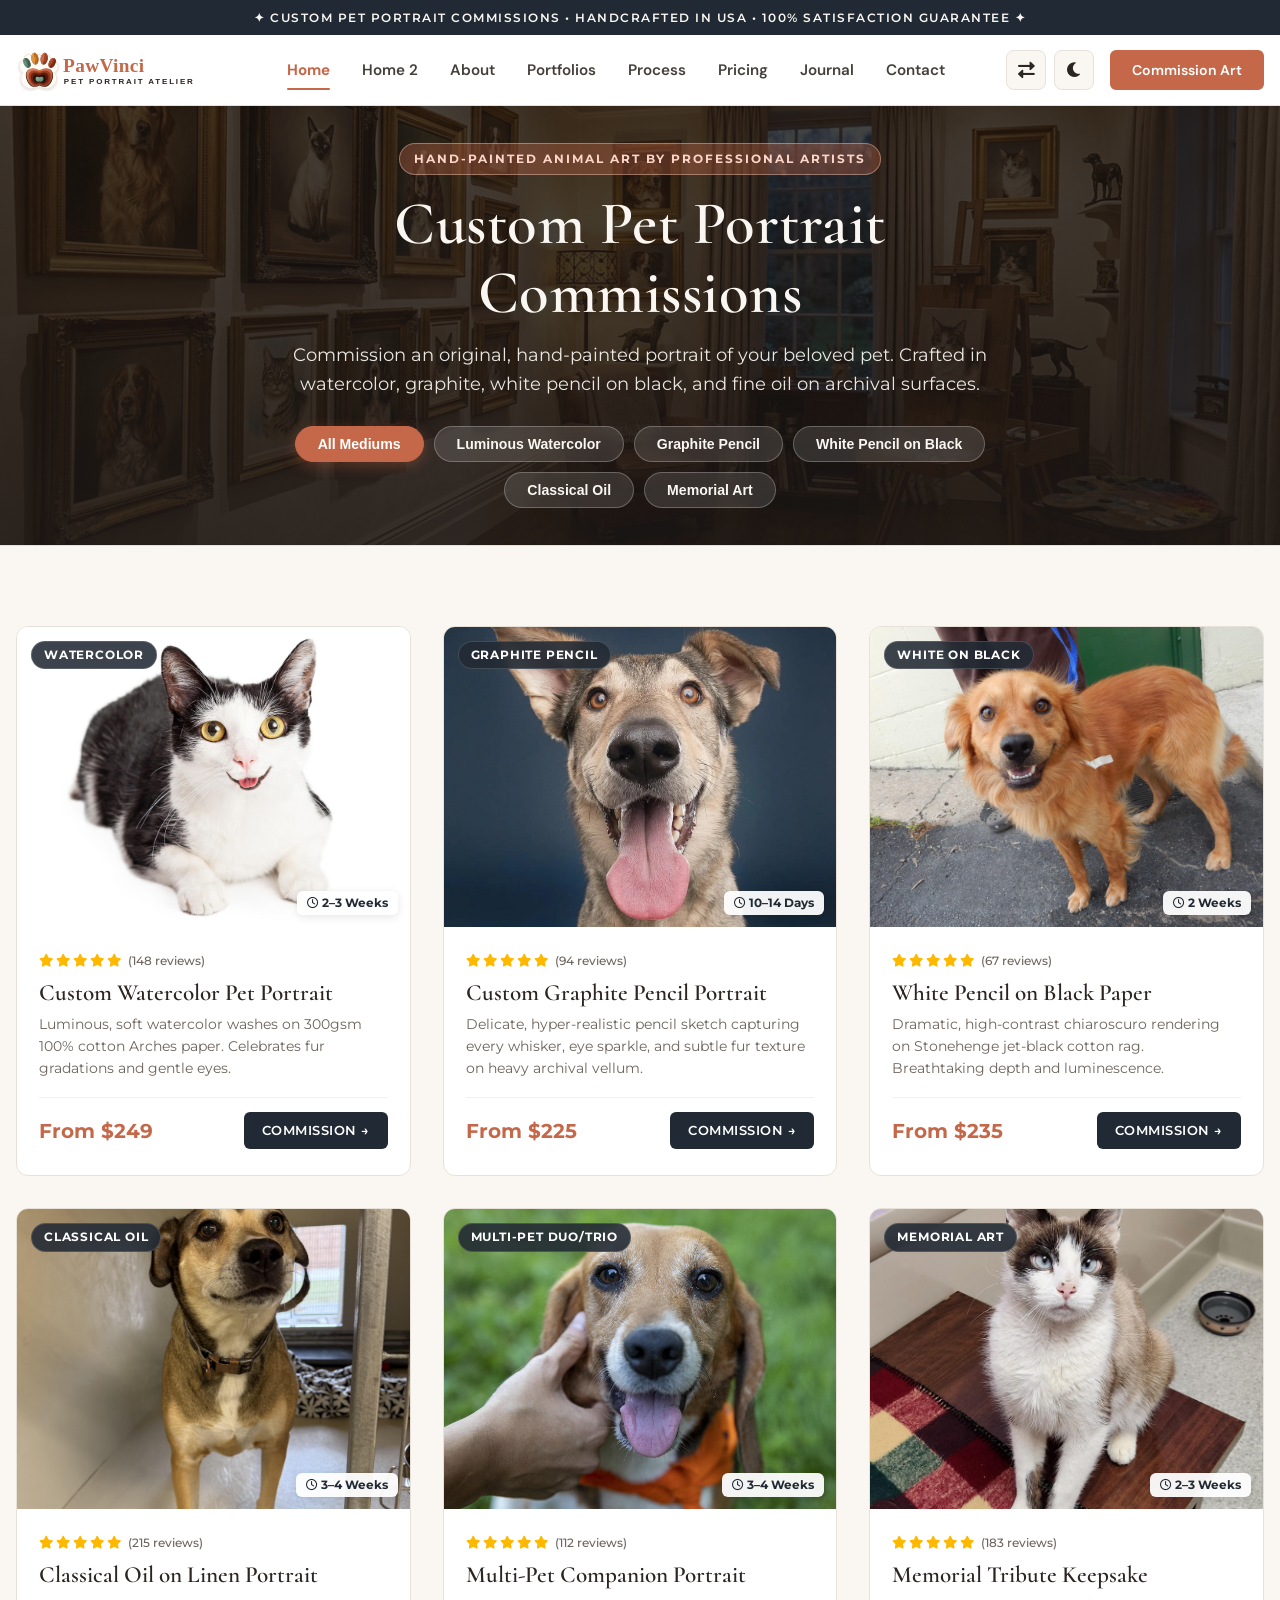
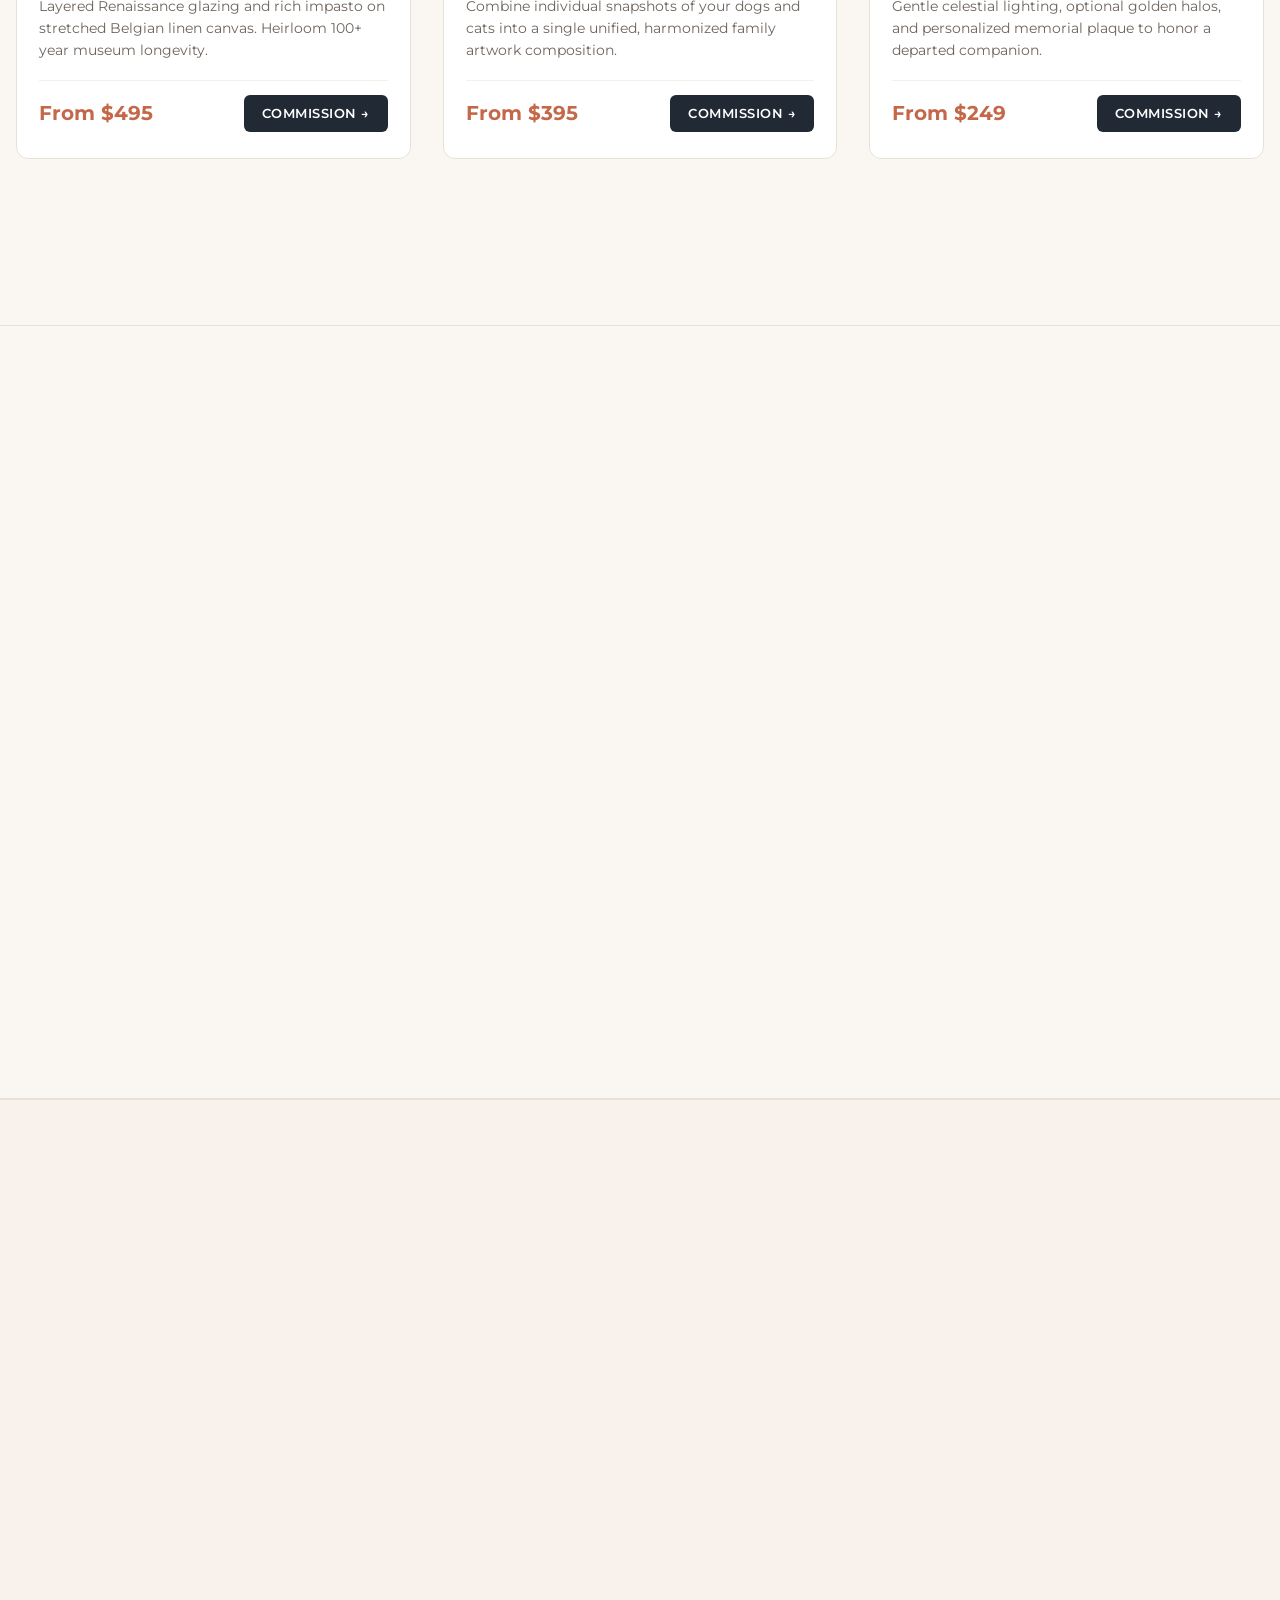
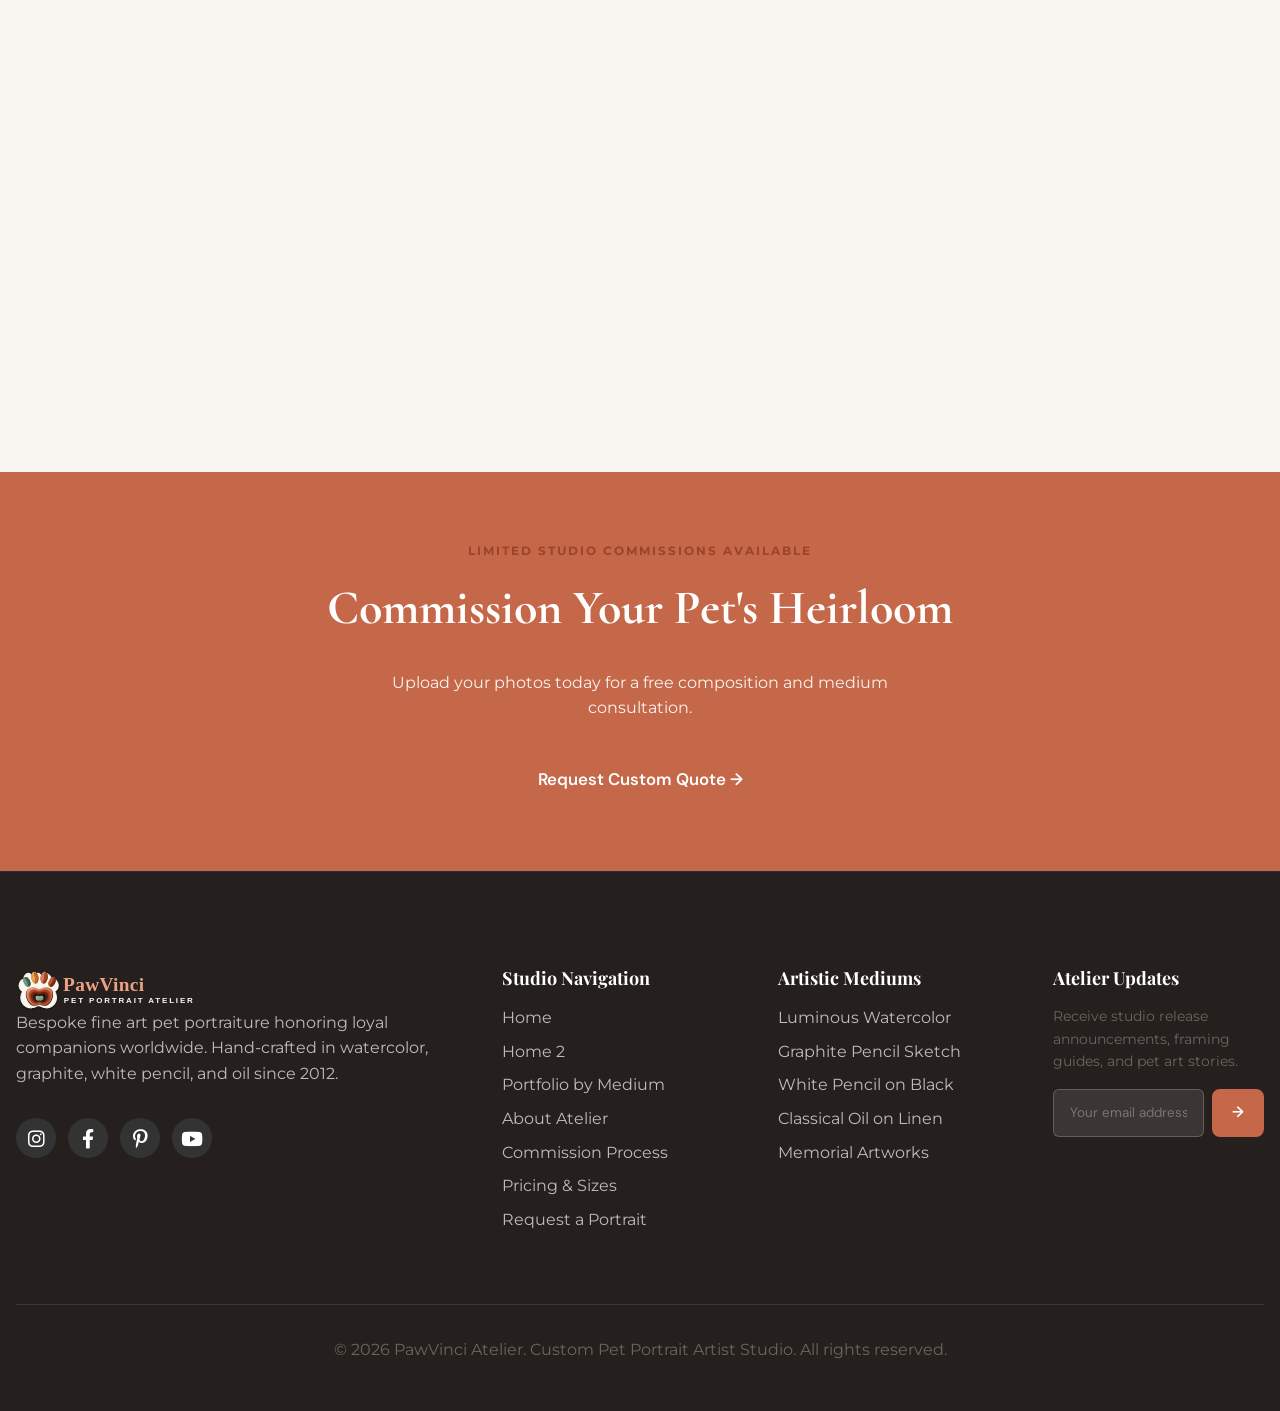
<file: index.html>
<!DOCTYPE html>
<html lang="en" dir="ltr" data-theme="light">

<head>
  <meta charset="UTF-8">
  <meta name="viewport" content="width=device-width, initial-scale=1.0">
  <title>PawVinci Atelier | Custom Pet Portrait Commissions &amp; Hand-Painted Animal Art</title>
  <link rel="icon" type="image/svg+xml" href="assets/images/favicon.svg">
  <meta name="description"
    content="Commission a custom, hand-painted portrait of your pet. Crafted in watercolor, graphite, white pencil, and oil by professional fine artists.">
  <link
    href="https://fonts.googleapis.com/css2?family=Cormorant:ital,wght@0,400;0,600;0,700;1,400;1,600&family=Montserrat:wght@300;400;500;600;700&family=Playfair+Display:ital,wght@0,600;0,700;1,400&family=DM+Sans:wght@400;500;600;700&display=swap"
    rel="stylesheet">
  <link rel="stylesheet" href="assets/css/style.css">
  <link rel="stylesheet" href="https://cdnjs.cloudflare.com/ajax/libs/font-awesome/6.0.0/css/all.min.css">
  <link rel="stylesheet" href="assets/css/rtl.css">
  <style>
    :root {
      --collection-serif: 'Cormorant', 'Playfair Display', serif;
      --collection-sans: 'Montserrat', 'DM Sans', sans-serif;
      --collection-primary: #C46849;
      --collection-dark: #212A34;
      --collection-bg: var(--bg-light);
      --collection-surface: var(--surface-color);
    }

    body {
      font-family: var(--collection-sans);
    }

    /* Collection Hero - Standardized Consistent Height */
    .collection-hero {
      position: relative;
      min-height: 440px !important;
      height: 46vh !important;
      display: flex !important;
      align-items: center !important;
      justify-content: center !important;
      padding: 70px 0 !important;
      text-align: center;
      background: linear-gradient(180deg, rgba(20, 16, 14, 0.78) 0%, rgba(28, 24, 22, 0.88) 100%),
                  url('assets/images/hero-home1.jpg') center/cover no-repeat;
      border-bottom: 1px solid var(--border-color);
      color: #FAF7F2;
      box-sizing: border-box;
    }

    .collection-eyebrow {
      font-size: 0.78rem;
      font-weight: 700;
      text-transform: uppercase;
      letter-spacing: 2px;
      color: #9E4327;
      background: rgba(196, 104, 73, 0.12);
      border: 1px solid rgba(196, 104, 73, 0.3);
      padding: 5px 14px;
      border-radius: 20px;
      margin-bottom: 14px;
      display: inline-block;
    }

    .collection-hero .collection-eyebrow {
      color: #FCD5C8 !important;
      background: rgba(196, 104, 73, 0.35) !important;
      border-color: rgba(252, 213, 200, 0.4) !important;
    }

    [data-theme="dark"] .collection-eyebrow {
      color: #F7B7A2 !important;
      background: rgba(196, 104, 73, 0.24) !important;
      border-color: rgba(196, 104, 73, 0.4) !important;
    }

    .collection-title {
      font-family: var(--collection-serif);
      font-size: clamp(2.4rem, 5vw, 4rem);
      font-weight: 600;
      color: #FAF7F2;
      line-height: 1.15;
      max-width: 850px;
      margin: 0 auto 16px;
      letter-spacing: 0.5px;
    }

    .collection-lead {
      font-size: 1.1rem;
      color: rgba(250, 247, 242, 0.92);
      max-width: 700px;
      margin: 0 auto 28px;
      line-height: 1.65;
    }

    /* Filter / Medium Tabs */
    .collection-filter-bar {
      display: flex;
      justify-content: center;
      flex-wrap: wrap;
      gap: 10px;
      margin-top: 24px;
    }

    .filter-pill {
      background: rgba(255, 255, 255, 0.12);
      backdrop-filter: blur(8px);
      border: 1px solid rgba(255, 255, 255, 0.25);
      color: #FAF7F2;
      padding: 9px 22px;
      border-radius: 30px;
      font-size: 0.88rem;
      font-weight: 600;
      cursor: pointer;
      transition: all 0.25s ease;
    }

    .filter-pill:hover,
    .filter-pill.active {
      background: var(--primary);
      border-color: var(--primary);
      color: #fff;
      box-shadow: 0 4px 14px rgba(196, 104, 73, 0.35);
    }

    /* Mobile Responsive Optimizations for Homepage 1 Hero */
    @media (max-width: 768px) {
      .collection-hero {
        height: auto !important;
        min-height: unset !important;
        padding-top: 60px !important;
        padding-bottom: 85px !important;
        display: block !important;
      }
    }

    @media (max-width: 480px) {
      .collection-hero {
        height: auto !important;
        min-height: unset !important;
        padding-top: 50px !important;
        padding-bottom: 95px !important;
      }
      .collection-title {
        font-size: 2.1rem !important;
        margin-bottom: 14px !important;
      }
      .collection-lead {
        font-size: 0.98rem !important;
        margin-bottom: 22px !important;
      }
      .collection-filter-bar {
        margin-top: 20px !important;
        margin-bottom: 15px !important;
      }
    }

    /* Mobile 360px and small viewports: Substantial bottom padding & comfort breathing room */
    @media (max-width: 380px) {
      .collection-hero {
        height: auto !important;
        min-height: unset !important;
        padding-top: 45px !important;
        padding-bottom: 110px !important; /* Substantially increased bottom padding for mobile 360 */
      }
      .collection-eyebrow {
        font-size: 0.72rem !important;
        padding: 4px 12px !important;
        margin-bottom: 12px !important;
      }
      .collection-title {
        font-size: 1.85rem !important;
        line-height: 1.2 !important;
        margin-bottom: 12px !important;
      }
      .collection-lead {
        font-size: 0.92rem !important;
        line-height: 1.55 !important;
        margin-bottom: 20px !important;
        padding: 0 4px !important;
      }
      .collection-filter-bar {
        margin-top: 18px !important;
        margin-bottom: 25px !important;
        gap: 8px !important;
      }
      .filter-pill {
        padding: 8px 16px !important;
        font-size: 0.82rem !important;
      }
    }


    /* Studio Journey Steps */
    .steps-grid {
      display: grid;
      grid-template-columns: repeat(4, 1fr);
      gap: 24px;
      margin-top: 40px;
    }
    @media (max-width: 992px) {
      .steps-grid {
        grid-template-columns: repeat(2, 1fr);
      }
    }
    @media (max-width: 580px) {
      .steps-grid {
        grid-template-columns: 1fr;
      }
    }
    .step-card {
      background: var(--surface-color);
      border: 1px solid var(--border-color);
      border-radius: 14px;
      padding: 30px 24px;
      position: relative;
      transition: transform 0.3s ease, border-color 0.3s ease;
    }
    .step-card:hover {
      transform: translateY(-4px);
      border-color: var(--primary);
    }
    .step-number-badge {
      font-family: var(--collection-serif);
      font-size: 1.8rem;
      font-weight: 700;
      color: var(--primary);
      opacity: 0.85;
      margin-bottom: 12px;
      display: block;
    }
    .step-card h4 {
      font-size: 1.15rem;
      color: var(--text-color);
      margin-bottom: 10px;
    }
    .step-card p {
      font-size: 0.9rem;
      color: var(--text-muted);
      line-height: 1.55;
    }

    /* Framing Feature Banner */
    .framing-spotlight-box {
      background: var(--surface-color);
      border: 1px solid var(--border-color);
      border-radius: 16px;
      padding: 48px;
      display: grid;
      grid-template-columns: 1fr 1.1fr;
      gap: 40px;
      align-items: center;
      box-shadow: 0 8px 30px rgba(0,0,0,0.03);
    }
    @media (max-width: 900px) {
      .framing-spotlight-box {
        grid-template-columns: 1fr;
        padding: 28px 20px;
      }
    }
    .moulding-swatches-row {
      display: flex;
      gap: 12px;
      flex-wrap: wrap;
      margin-top: 18px;
    }
    .moulding-chip {
      display: flex;
      align-items: center;
      gap: 8px;
      background: var(--bg-color);
      border: 1px solid var(--border-color);
      padding: 6px 14px;
      border-radius: 8px;
      font-size: 0.82rem;
      font-weight: 600;
    }
    .wood-dot {
      width: 14px;
      height: 14px;
      border-radius: 50%;
      border: 1px solid rgba(0,0,0,0.1);
    }

    /* FAQ Section */
    .faq-accordion-group {
      max-width: 800px;
      margin: 36px auto 0;
      display: flex;
      flex-direction: column;
      gap: 14px;
    }
    .faq-item {
      background: var(--surface-color);
      border: 1px solid var(--border-color);
      border-radius: 12px;
      overflow: hidden;
      transition: border-color 0.2s ease;
    }
    .faq-item.active {
      border-color: var(--primary);
    }
    .faq-question-btn {
      width: 100%;
      padding: 18px 22px;
      text-align: left;
      background: none;
      border: none;
      color: var(--text-color);
      font-family: var(--collection-sans);
      font-size: 1rem;
      font-weight: 700;
      cursor: pointer;
      display: flex;
      justify-content: space-between;
      align-items: center;
    }
    [dir="rtl"] .faq-question-btn {
      text-align: right;
    }
    .faq-answer-panel {
      display: none;
      padding: 0 22px 20px;
      font-size: 0.92rem;
      color: var(--text-muted);
      line-height: 1.65;
    }
    .faq-item.active .faq-answer-panel {
      display: block;
    }
    .faq-item.active .faq-icon {
      transform: rotate(180deg);
      color: var(--primary);
    }
    .faq-icon {
      transition: transform 0.25s ease;
    }

    /* Product Collection Grid */
    .collection-products-grid {
      display: grid;
      grid-template-columns: repeat(3, 1fr);
      gap: 32px;
      padding: 50px 0 70px;
    }

    @media (max-width: 992px) {
      .collection-products-grid {
        grid-template-columns: repeat(2, 1fr);
        gap: 24px;
      }
    }

    @media (max-width: 600px) {
      .collection-products-grid {
        grid-template-columns: 1fr;
      }
    }

    .product-artwork-card {
      background: var(--surface-color);
      border: 1px solid var(--border-color);
      border-radius: 12px;
      overflow: hidden;
      display: flex;
      flex-direction: column;
      transition: transform 0.35s ease, box-shadow 0.35s ease, border-color 0.35s ease;
      position: relative;
    }

    .product-artwork-card:hover {
      transform: translateY(-6px);
      box-shadow: 0 16px 36px rgba(0, 0, 0, 0.08);
      border-color: var(--card-hover-border);
    }

    .product-img-wrapper {
      position: relative;
      height: 300px;
      overflow: hidden;
      background: #F2ECE4;
    }

    .product-img-wrapper img {
      width: 100%;
      height: 100%;
      object-fit: cover;
      transition: transform 0.5s ease;
    }

    .product-artwork-card:hover .product-img-wrapper img {
      transform: scale(1.05);
    }

    .product-medium-tag {
      position: absolute;
      top: 14px;
      left: 14px;
      background: rgba(33, 42, 52, 0.88);
      backdrop-filter: blur(4px);
      color: #fff;
      font-size: 0.72rem;
      font-weight: 700;
      letter-spacing: 0.8px;
      text-transform: uppercase;
      padding: 4px 12px;
      border-radius: 20px;
      border: 1px solid rgba(255, 255, 255, 0.15);
    }

    .product-badge-turnaround {
      position: absolute;
      bottom: 12px;
      right: 12px;
      background: rgba(255, 255, 255, 0.94);
      color: var(--collection-dark);
      font-size: 0.72rem;
      font-weight: 700;
      padding: 3px 10px;
      border-radius: 6px;
      box-shadow: 0 2px 8px rgba(0, 0, 0, 0.1);
    }

    .product-card-body {
      padding: 24px 22px 26px;
      display: flex;
      flex-direction: column;
      flex-grow: 1;
    }

    .product-stars {
      color: #FFB800;
      font-size: 0.8rem;
      margin-bottom: 8px;
      display: flex;
      align-items: center;
      gap: 3px;
    }

    .product-stars span {
      color: var(--text-muted);
      font-size: 0.78rem;
      font-weight: 500;
      margin-left: 4px;
    }

    .product-card-title {
      font-family: var(--collection-serif);
      font-size: 1.45rem;
      font-weight: 600;
      color: var(--text-color);
      line-height: 1.25;
      margin-bottom: 6px;
    }

    .product-card-desc {
      font-size: 0.88rem;
      color: var(--text-muted);
      line-height: 1.55;
      margin-bottom: 18px;
      flex-grow: 1;
    }

    .product-card-footer {
      display: flex;
      justify-content: space-between;
      align-items: center;
      border-top: 1px solid rgba(0, 0, 0, 0.06);
      padding-top: 14px;
      margin-top: auto;
    }

    .product-price-display {
      font-size: 1.25rem;
      font-weight: 700;
      color: var(--primary);
    }

    .product-order-btn {
      padding: 8px 18px;
      background: var(--collection-dark);
      color: #fff;
      border-radius: 6px;
      font-size: 0.82rem;
      font-weight: 600;
      letter-spacing: 0.5px;
      text-transform: uppercase;
      transition: all 0.2s ease;
    }

    .product-order-btn:hover {
      background: var(--primary);
      transform: translateY(-2px);
    }

    /* Artist Bio Section */
    .artist-story-section {
      background: rgba(196, 104, 73, 0.04);
      padding: 80px 0;
      border-top: 1px solid var(--border-color);
      border-bottom: 1px solid var(--border-color);
    }

    .artist-split-grid {
      display: grid;
      grid-template-columns: 1fr 1.25fr;
      gap: 50px;
      align-items: center;
    }

    @media (max-width: 850px) {
      .artist-split-grid {
        grid-template-columns: 1fr;
        gap: 30px;
      }
    }

    .artist-portrait-img {
      width: 100%;
      height: 480px;
      object-fit: cover;
      border-radius: 16px;
      box-shadow: 0 16px 36px rgba(0, 0, 0, 0.08);
      border: 4px solid #fff;
    }

    /* Reviews Section (Judge.me Style) */
    .reviews-badge-header {
      text-align: center;
      margin-bottom: 40px;
    }

    .reviews-card-grid {
      display: grid;
      grid-template-columns: repeat(auto-fit, minmax(300px, 1fr));
      gap: 24px;
    }

    .collection-review-card {
      background: var(--surface-color);
      border: 1px solid var(--border-color);
      border-radius: 12px;
      padding: 24px;
      box-shadow: 0 4px 16px rgba(0, 0, 0, 0.02);
    }
  </style>
</head>

<body>

  <!-- Top Announcement Bar -->
  <div class="top-announcement-bar">
    <span>✦ Custom Pet Portrait Commissions &bull; Handcrafted in USA &bull; 100% Satisfaction Guarantee ✦</span>
  </div>

  <!-- Drawer Nav -->
  <div class="drawer-overlay"></div>
  <nav class="nav-drawer">
    <button class="drawer-close" aria-label="Close menu">&times;</button>
    <div class="drawer-links">
      <a href="index.html" class="active">Home</a>
      <a href="home2.html">Home 2</a>
      <a href="about.html">About</a>
      <a href="services.html">Portfolios</a>
      <a href="process.html">Process</a>
      <a href="pricing.html">Pricing</a>
      <a href="blog.html">Journal</a>
      <a href="contact.html">Contact</a>
    </div>
    <div class="drawer-actions">
      <div class="drawer-toggles">
        <button class="btn-icon rtl-toggle" aria-label="Toggle RTL" title="Toggle RTL"><i
            class="fa-solid fa-right-left"></i></button>
        <button class="btn-icon theme-toggle" aria-label="Toggle dark mode" title="Toggle Theme"><i
            class="fa-solid fa-moon"></i></button>
      </div>
      <a href="contact.html" class="btn btn-primary btn-full">Commission Art</a>
    </div>
  </nav>

  <!-- Main Nav -->
  <nav class="navbar">
    <div class="container">
      <a href="index.html" class="logo">
        <img src="assets/images/logo.svg" alt="PawVinci Pet Portrait Studio" style="height: 42px; width: auto;">
      </a>
      <div class="nav-links">
        <a href="index.html" class="active">Home</a>
        <a href="home2.html">Home 2</a>
        <a href="about.html">About</a>
        <a href="services.html">Portfolios</a>
        <a href="process.html">Process</a>
        <a href="pricing.html">Pricing</a>
        <a href="blog.html">Journal</a>
        <a href="contact.html">Contact</a>
      </div>
      <div class="nav-actions">
        <div class="nav-toggles">
          <button class="btn-icon rtl-toggle" aria-label="Toggle RTL" title="Toggle RTL"><i
              class="fa-solid fa-right-left"></i></button>
          <button class="btn-icon theme-toggle" aria-label="Toggle dark mode" title="Toggle Theme"><i
              class="fa-solid fa-moon"></i></button>
        </div>
        <div class="nav-cta-section">
          <a href="contact.html" class="btn btn-primary btn-nav">Commission Art</a>
        </div>
      </div>
      <button class="hamburger" aria-label="Open menu"><i class="fa-solid fa-bars"></i></button>
    </div>
  </nav>

  <!-- Section 1: Collection Hero Header -->
  <header class="collection-hero">
    <div class="container">
      <span class="collection-eyebrow">Hand-Painted Animal Art by Professional Artists</span>
      <h1 class="collection-title">Custom Pet Portrait Commissions</h1>
      <p class="collection-lead">
        Commission an original, hand-painted portrait of your beloved pet. Crafted in watercolor, graphite, white pencil
        on black, and fine oil on archival surfaces.
      </p>

      <!-- Filter / Category Tabs -->
      <div class="collection-filter-bar fade-in-up">
        <button class="filter-pill active" onclick="filterMedium('all', this)">All Mediums</button>
        <button class="filter-pill" onclick="filterMedium('watercolor', this)">Luminous Watercolor</button>
        <button class="filter-pill" onclick="filterMedium('graphite', this)">Graphite Pencil</button>
        <button class="filter-pill" onclick="filterMedium('white-pencil', this)">White Pencil on Black</button>
        <button class="filter-pill" onclick="filterMedium('oil', this)">Classical Oil</button>
        <button class="filter-pill" onclick="filterMedium('memorial', this)">Memorial Art</button>
      </div>
    </div>
  </header>

  <!-- Section 2: Collection Product Showcase Grid -->
  <section class="section-padding" style="padding-top: 30px;">
    <div class="container">

      <div class="collection-products-grid">

        <!-- Product 1: Watercolor Portrait -->
        <article class="product-artwork-card fade-in-up" data-category="watercolor">
          <div class="product-img-wrapper">
            <img src="assets/images/CATS.png"
              alt="Custom Watercolor Pet Portrait">
            <span class="product-medium-tag">Watercolor</span>
            <span class="product-badge-turnaround"><i class="fa-regular fa-clock"></i> 2–3 Weeks</span>
          </div>
          <div class="product-card-body">
            <div class="product-stars">
              <i class="fa-solid fa-star"></i><i class="fa-solid fa-star"></i><i class="fa-solid fa-star"></i><i
                class="fa-solid fa-star"></i><i class="fa-solid fa-star"></i>
              <span>(148 reviews)</span>
            </div>
            <h3 class="product-card-title">Custom Watercolor Pet Portrait</h3>
            <p class="product-card-desc">Luminous, soft watercolor washes on 300gsm 100% cotton Arches paper. Celebrates
              fur gradations and gentle eyes.</p>
            <div class="product-card-footer">
              <span class="product-price-display">From $249</span>
              <a href="contact.html?style=watercolor" class="product-order-btn">Commission &rarr;</a>
            </div>
          </div>
        </article>

        <!-- Product 2: Graphite Pencil Portrait -->
        <article class="product-artwork-card fade-in-up" data-category="graphite" style="transition-delay: 100ms;">
          <div class="product-img-wrapper">
            <img src="assets/images/DOGS.png"
              alt="Custom Graphite Pencil Pet Portrait">
            <span class="product-medium-tag">Graphite Pencil</span>
            <span class="product-badge-turnaround"><i class="fa-regular fa-clock"></i> 10–14 Days</span>
          </div>
          <div class="product-card-body">
            <div class="product-stars">
              <i class="fa-solid fa-star"></i><i class="fa-solid fa-star"></i><i class="fa-solid fa-star"></i><i
                class="fa-solid fa-star"></i><i class="fa-solid fa-star"></i>
              <span>(94 reviews)</span>
            </div>
            <h3 class="product-card-title">Custom Graphite Pencil Portrait</h3>
            <p class="product-card-desc">Delicate, hyper-realistic pencil sketch capturing every whisker, eye sparkle,
              and subtle fur texture on heavy archival vellum.</p>
            <div class="product-card-footer">
              <span class="product-price-display">From $225</span>
              <a href="contact.html?style=graphite" class="product-order-btn">Commission &rarr;</a>
            </div>
          </div>
        </article>

        <!-- Product 3: White Pencil on Black Paper -->
        <article class="product-artwork-card fade-in-up" data-category="white-pencil" style="transition-delay: 200ms;">
          <div class="product-img-wrapper">
            <img src="assets/images/Duke.png"
              alt="Custom White Pencil on Black Paper Portrait">
            <span class="product-medium-tag">White on Black</span>
            <span class="product-badge-turnaround"><i class="fa-regular fa-clock"></i> 2 Weeks</span>
          </div>
          <div class="product-card-body">
            <div class="product-stars">
              <i class="fa-solid fa-star"></i><i class="fa-solid fa-star"></i><i class="fa-solid fa-star"></i><i
                class="fa-solid fa-star"></i><i class="fa-solid fa-star"></i>
              <span>(67 reviews)</span>
            </div>
            <h3 class="product-card-title">White Pencil on Black Paper</h3>
            <p class="product-card-desc">Dramatic, high-contrast chiaroscuro rendering on Stonehenge jet-black cotton
              rag. Breathtaking depth and luminescence.</p>
            <div class="product-card-footer">
              <span class="product-price-display">From $235</span>
              <a href="contact.html?style=whitepencil" class="product-order-btn">Commission &rarr;</a>
            </div>
          </div>
        </article>

        <!-- Product 4: Classical Oil on Linen -->
        <article class="product-artwork-card fade-in-up" data-category="oil">
          <div class="product-img-wrapper">
            <img src="assets/images/Luna.png"
              alt="Custom Classical Oil on Linen Portrait">
            <span class="product-medium-tag">Classical Oil</span>
            <span class="product-badge-turnaround"><i class="fa-regular fa-clock"></i> 3–4 Weeks</span>
          </div>
          <div class="product-card-body">
            <div class="product-stars">
              <i class="fa-solid fa-star"></i><i class="fa-solid fa-star"></i><i class="fa-solid fa-star"></i><i
                class="fa-solid fa-star"></i><i class="fa-solid fa-star"></i>
              <span>(215 reviews)</span>
            </div>
            <h3 class="product-card-title">Classical Oil on Linen Portrait</h3>
            <p class="product-card-desc">Layered Renaissance glazing and rich impasto on stretched Belgian linen canvas.
              Heirloom 100+ year museum longevity.</p>
            <div class="product-card-footer">
              <span class="product-price-display">From $495</span>
              <a href="contact.html?style=oil" class="product-order-btn">Commission &rarr;</a>
            </div>
          </div>
        </article>

        <!-- Product 5: Multi-Pet Commission -->
        <article class="product-artwork-card fade-in-up" data-category="watercolor" style="transition-delay: 100ms;">
          <div class="product-img-wrapper">
            <img src="assets/images/Milo.png"
              alt="Multi-Pet Duo and Trio Commission">
            <span class="product-medium-tag">Multi-Pet Duo/Trio</span>
            <span class="product-badge-turnaround"><i class="fa-regular fa-clock"></i> 3–4 Weeks</span>
          </div>
          <div class="product-card-body">
            <div class="product-stars">
              <i class="fa-solid fa-star"></i><i class="fa-solid fa-star"></i><i class="fa-solid fa-star"></i><i
                class="fa-solid fa-star"></i><i class="fa-solid fa-star"></i>
              <span>(112 reviews)</span>
            </div>
            <h3 class="product-card-title">Multi-Pet Companion Portrait</h3>
            <p class="product-card-desc">Combine individual snapshots of your dogs and cats into a single unified,
              harmonized family artwork composition.</p>
            <div class="product-card-footer">
              <span class="product-price-display">From $395</span>
              <a href="contact.html?style=multipet" class="product-order-btn">Commission &rarr;</a>
            </div>
          </div>
        </article>

        <!-- Product 6: Memorial Tribute Art -->
        <article class="product-artwork-card fade-in-up" data-category="memorial" style="transition-delay: 200ms;">
          <div class="product-img-wrapper">
            <img src="assets/images/Chloe.png"
              alt="Memorial Tribute Pet Portrait">
            <span class="product-medium-tag">Memorial Art</span>
            <span class="product-badge-turnaround"><i class="fa-regular fa-clock"></i> 2–3 Weeks</span>
          </div>
          <div class="product-card-body">
            <div class="product-stars">
              <i class="fa-solid fa-star"></i><i class="fa-solid fa-star"></i><i class="fa-solid fa-star"></i><i
                class="fa-solid fa-star"></i><i class="fa-solid fa-star"></i>
              <span>(183 reviews)</span>
            </div>
            <h3 class="product-card-title">Memorial Tribute Keepsake</h3>
            <p class="product-card-desc">Gentle celestial lighting, optional golden halos, and personalized memorial
              plaque to honor a departed companion.</p>
            <div class="product-card-footer">
              <span class="product-price-display">From $249</span>
              <a href="contact.html?style=memorial" class="product-order-btn">Commission &rarr;</a>
            </div>
          </div>
        </article>

      </div>

    </div>
  </section>

  <!-- Section 3: The 4-Step Studio Journey -->
  <section class="section-padding" style="background: var(--bg-color); border-top: 1px solid var(--border-color); border-bottom: 1px solid var(--border-color);">
    <div class="container">
      <div class="text-center fade-in-up" style="max-width: 760px; margin: 0 auto 10px;">
        <span class="collection-eyebrow">The Commission Experience</span>
        <h2 style="font-family: var(--collection-serif); font-size: clamp(2.2rem, 4vw, 3.2rem); color: var(--text-color);">
          From Phone Snapshot to Museum Heirloom
        </h2>
        <p style="color: var(--text-muted); font-size: 1.05rem;">
          We take the time to know your pet's personality and gaze. Here is how Eleanor Vance transforms everyday camera roll photos into original fine art.
        </p>
      </div>

      <div class="steps-grid">
        <div class="step-card fade-in-up">
          <span class="step-number-badge">01</span>
          <h4>Submit Photos &amp; Share Spirit</h4>
          <p>Send your favorite photos—no professional photography required. Share stories about their personality, energy, and favorite quirks.</p>
        </div>
        <div class="step-card fade-in-up" style="transition-delay: 100ms;">
          <span class="step-number-badge">02</span>
          <h4>Composition &amp; Palette Proof</h4>
          <p>Within 24 hours, receive a digital proof detailing cropped composition, background harmonies, and lighting balance for your review.</p>
        </div>
        <div class="step-card fade-in-up" style="transition-delay: 200ms;">
          <span class="step-number-badge">03</span>
          <h4>Hand-Painted by Fine Artists</h4>
          <p>Crafted stroke-by-stroke with master artist-grade lightfast pigments on Belgian linen canvas or 300gsm 100% cotton paper.</p>
        </div>
        <div class="step-card fade-in-up" style="transition-delay: 300ms;">
          <span class="step-number-badge">04</span>
          <h4>Archival Framing &amp; Delivery</h4>
          <p>Custom-framed in solid American hardwood, sealed against humidity and UV light, and delivered safely to your doorstep with tracked shipping.</p>
        </div>
      </div>
    </div>
  </section>

  <!-- Section 4: Meet Artist Eleanor Vance (Atelier Story) -->
  <section class="artist-story-section">
    <div class="container">
      <div class="artist-split-grid">
        <div class="fade-in-up">
          <img src="assets/images/artist-studio.jpg"
            alt="Artist in Studio" class="artist-portrait-img">
        </div>
        <div class="fade-in-up" style="transition-delay: 150ms;">
          <span class="collection-eyebrow">Behind the Brush</span>
          <h2
            style="font-family: var(--collection-serif); font-size: clamp(2rem, 3.5vw, 2.75rem); color: var(--text-color); margin-bottom: 16px;">
            "Every animal has a soul worth celebrating in fine art."
          </h2>
          <p style="color: var(--text-muted); font-size: 1rem; line-height: 1.7; margin-bottom: 16px;">
            Welcome to the atelier! I specialize in capturing the nuanced expressions, the mischievous twinkle in the
            eyes, and the quiet devotion of your furry companions.
          </p>
          <p style="color: var(--text-muted); font-size: 1rem; line-height: 1.7; margin-bottom: 24px;">
            Whether working in fluid translucent watercolors or rich classical oils, every portrait is hand-painted on
            museum-grade archival surfaces with 100% devotion.
          </p>
          <div style="display: flex; gap: 16px; flex-wrap: wrap;">
            <a href="process.html" class="btn btn-primary">Read Commission Process</a>
            <a href="contact.html" class="btn btn-outline">Send Your Photos &rarr;</a>
          </div>
        </div>
      </div>
    </div>
  </section>

  <!-- Section 5: Museum Framing Standards Spotlight -->
  <section class="section-padding" style="padding-top: 10px;">
    <div class="container">
      <div class="framing-spotlight-box fade-in-up">
        <div>
          <span class="collection-eyebrow">Preservation Standards</span>
          <h2 style="font-family: var(--collection-serif); font-size: clamp(1.8rem, 3.5vw, 2.5rem); margin-bottom: 14px;">
            Solid Hardwood Frames Crafted for Centuries
          </h2>
          <p style="color: var(--text-muted); font-size: 0.95rem; line-height: 1.65; margin-bottom: 16px;">
            Your companion's portrait deserves museum-standard protection. Every framed piece comes fully assembled with acid-free backing, dust-seals, and pre-installed hanging wire ready to mount.
          </p>
          <div class="moulding-swatches-row">
            <div class="moulding-chip"><span class="wood-dot" style="background: #4A3525;"></span> Solid Walnut</div>
            <div class="moulding-chip"><span class="wood-dot" style="background: #C4A47C;"></span> Natural White Oak</div>
            <div class="moulding-chip"><span class="wood-dot" style="background: #D4AF37;"></span> Antique Gold Leaf</div>
            <div class="moulding-chip"><span class="wood-dot" style="background: #1C1917;"></span> Matte Gallery Black</div>
          </div>
          <div style="margin-top: 24px;">
            <a href="pricing.html" class="btn btn-outline btn-sm">Explore Sizes &amp; Framing &rarr;</a>
          </div>
        </div>
        <div style="border-radius: 12px; overflow: hidden; height: 320px; box-shadow: 0 8px 24px rgba(0,0,0,0.08);">
          <img src="assets/images/hero-pricing.jpg" alt="Artisan Framing Workshop" style="width: 100%; height: 100%; object-fit: cover;">
        </div>
      </div>
    </div>
  </section>

  <!-- Section 6: Verified Reviews -->
  <section class="section-padding">
    <div class="container">
      <div class="reviews-badge-header fade-in-up">
        <span class="collection-eyebrow">Verified Collector Reviews</span>
        <h2 style="font-family: var(--collection-serif); font-size: clamp(2rem, 4vw, 3rem); color: var(--text-color);">
          Loved by Pet Parents Across the Globe
        </h2>
        <div style="display: flex; align-items: center; justify-content: center; gap: 8px; margin-top: 8px;">
          <div style="color: #FFB800; font-size: 1.1rem;">
            <i class="fa-solid fa-star"></i><i class="fa-solid fa-star"></i><i class="fa-solid fa-star"></i><i
              class="fa-solid fa-star"></i><i class="fa-solid fa-star"></i>
          </div>
          <strong style="font-size: 1.05rem; color: var(--text-color);">5.0 / 5.0</strong>
          <span style="color: var(--text-muted); font-size: 0.9rem;">based on 840+ verified reviews</span>
        </div>
      </div>

      <div class="reviews-card-grid">
        <div class="collection-review-card fade-in-up">
          <div style="color: #FFB800; font-size: 0.85rem; margin-bottom: 8px;"><i class="fa-solid fa-star"></i><i
              class="fa-solid fa-star"></i><i class="fa-solid fa-star"></i><i class="fa-solid fa-star"></i><i
              class="fa-solid fa-star"></i></div>
          <h4 style="font-family: var(--collection-serif); font-size: 1.2rem; margin-bottom: 6px;">"Brought tears of pure joy!"</h4>
          <p style="font-size: 0.9rem; color: var(--text-muted); font-style: italic; margin-bottom: 12px;">"The watercolor portrait of our rescue dog Ollie arrived today and we couldn't stop staring. The fur details and eye reflections look like magic."</p>
          <strong style="font-size: 0.82rem; text-transform: uppercase; color: var(--text-color);">&mdash; Caroline M. &bull; Verified Buyer</strong>
        </div>

        <div class="collection-review-card fade-in-up" style="transition-delay: 100ms;">
          <div style="color: #FFB800; font-size: 0.85rem; margin-bottom: 8px;"><i class="fa-solid fa-star"></i><i
              class="fa-solid fa-star"></i><i class="fa-solid fa-star"></i><i class="fa-solid fa-star"></i><i
              class="fa-solid fa-star"></i></div>
          <h4 style="font-family: var(--collection-serif); font-size: 1.2rem; margin-bottom: 6px;">"The white pencil on black paper is stunning"</h4>
          <p style="font-size: 0.9rem; color: var(--text-muted); font-style: italic; margin-bottom: 12px;">"Such a dramatic, high-end piece. It is the first thing guests notice when walking into our dining room. Highly recommend!"</p>
          <strong style="font-size: 0.82rem; text-transform: uppercase; color: var(--text-color);">&mdash; Thomas K. &bull; Verified Buyer</strong>
        </div>

        <div class="collection-review-card fade-in-up" style="transition-delay: 200ms;">
          <div style="color: #FFB800; font-size: 0.85rem; margin-bottom: 8px;"><i class="fa-solid fa-star"></i><i
              class="fa-solid fa-star"></i><i class="fa-solid fa-star"></i><i class="fa-solid fa-star"></i><i
              class="fa-solid fa-star"></i></div>
          <h4 style="font-family: var(--collection-serif); font-size: 1.2rem; margin-bottom: 6px;">"A priceless tribute to our Bella"</h4>
          <p style="font-size: 0.9rem; color: var(--text-muted); font-style: italic; margin-bottom: 12px;">"We lost Bella last fall. Having this oil painting on our mantel brings us comfort every evening. The artist was so compassionate throughout."</p>
          <strong style="font-size: 0.82rem; text-transform: uppercase; color: var(--text-color);">&mdash; Michael &amp; Sarah G. &bull; Verified Buyer</strong>
        </div>
      </div>
    </div>
  </section>

  <!-- Section 7: Frequently Asked Questions Accordion -->
  <section class="section-padding" style="background: var(--bg-color); border-top: 1px solid var(--border-color);">
    <div class="container">
      <div class="text-center fade-in-up" style="max-width: 700px; margin: 0 auto;">
        <span class="collection-eyebrow">Collector Inquiries</span>
        <h2 style="font-family: var(--collection-serif); font-size: clamp(2rem, 4vw, 3rem);">
          Frequently Asked Questions
        </h2>
        <p style="color: var(--text-muted); font-size: 1rem;">
          Everything you need to know about commissioning, photo requirements, and our 100% likeness guarantee.
        </p>
      </div>

      <div class="faq-accordion-group fade-in-up">
        <div class="faq-item active">
          <button class="faq-question-btn" onclick="toggleFaq(this)">
            <span>Can you combine multiple pets from separate photos?</span>
            <i class="fa-solid fa-chevron-down faq-icon"></i>
          </button>
          <div class="faq-answer-panel" style="display: block;">
            Yes! In fact, most of our multi-pet portraits are created from individual photos. We align lighting angles, correct scales, and create a balanced composition so they look naturally seated side-by-side.
          </div>
        </div>

        <div class="faq-item">
          <button class="faq-question-btn" onclick="toggleFaq(this)">
            <span>What if my reference photos are blurry or older?</span>
            <i class="fa-solid fa-chevron-down faq-icon"></i>
          </button>
          <div class="faq-answer-panel">
            We specialize in working with sentimental and older photos. If certain details are unclear, you can submit 2–3 different angles, and we will reconstruct fur textures, eye highlights, and true colors during the initial proofing phase.
          </div>
        </div>

        <div class="faq-item">
          <button class="faq-question-btn" onclick="toggleFaq(this)">
            <span>What is the turnaround time from order to delivery?</span>
            <i class="fa-solid fa-chevron-down faq-icon"></i>
          </button>
          <div class="faq-answer-panel">
            Digital and graphite pencil portraits take approximately 10–14 days. Watercolor portraits take 2–3 weeks, and classical layered oils take 3–4 weeks to allow proper pigment curing and varnish drying. Rush studio options are available.
          </div>
        </div>

        <div class="faq-item">
          <button class="faq-question-btn" onclick="toggleFaq(this)">
            <span>What happens if I want changes to the proof?</span>
            <i class="fa-solid fa-chevron-down faq-icon"></i>
          </button>
          <div class="faq-answer-panel">
            Every commission includes 100% free unlimited digital composition adjustments. We do not finalize framing or shipping until you are completely thrilled with the likeness and expression.
          </div>
        </div>
      </div>
    </div>
  </section>

  <!-- CTA Banner -->
  <section class="cta-banner fade-in-up">
    <div class="container" style="display: flex; flex-direction: column; align-items: center; text-align: center;">
      <span class="collection-eyebrow"
        style="color: #FAF7F2; background: rgba(255,255,255,0.18); padding: 4px 14px; border-radius: 20px;">Limited
        Studio Commissions Available</span>
      <h2 style="font-family: var(--collection-serif); font-size: clamp(2rem, 4vw, 3rem);">Commission Your Pet's Heirloom
      </h2>
      <p class="mb-6" style="max-width: 520px; color: rgba(255,255,255,0.92);">Upload your photos today for a free
        composition and medium consultation.</p>
      <a href="contact.html" class="btn btn-primary btn-lg">Request Custom Quote &rarr;</a>
    </div>
  </section>

  <!-- Footer -->
  <footer class="footer">
    <div class="container">
      <div class="footer-grid fade-in-up">
        <div style="text-align: inherit;">
          <a href="index.html" class="logo">
            <img src="assets/images/logo-dark.svg" alt="PawVinci Pet Portrait Studio" style="height: 42px; width: auto;">
          </a>
          <p class="footer-desc">Bespoke fine art pet portraiture honoring loyal companions worldwide. Hand-crafted in
            watercolor, graphite, white pencil, and oil since 2012.</p>
          <div class="social-icons">
            <a href="#" class="social-icon instagram" aria-label="Instagram"><i class="fab fa-instagram"></i></a>
            <a href="#" class="social-icon facebook" aria-label="Facebook"><i class="fab fa-facebook-f"></i></a>
            <a href="#" class="social-icon pinterest" aria-label="Pinterest"><i class="fab fa-pinterest-p"></i></a>
            <a href="#" class="social-icon youtube" aria-label="YouTube"><i class="fab fa-youtube"></i></a>
          </div>
        </div>
        <div>
          <h4 class="footer-heading">Studio Navigation</h4>
          <ul class="footer-links">
            <li><a href="index.html">Home</a></li>
            <li><a href="home2.html">Home 2</a></li>
            <li><a href="services.html">Portfolio by Medium</a></li>
            <li><a href="about.html">About Atelier</a></li>
            <li><a href="process.html">Commission Process</a></li>
            <li><a href="pricing.html">Pricing &amp; Sizes</a></li>
            <li><a href="contact.html">Request a Portrait</a></li>
          </ul>
        </div>
        <div>
          <h4 class="footer-heading">Artistic Mediums</h4>
          <ul class="footer-links">
            <li><a href="services.html#watercolor">Luminous Watercolor</a></li>
            <li><a href="services.html#graphite">Graphite Pencil Sketch</a></li>
            <li><a href="services.html#white-pencil">White Pencil on Black</a></li>
            <li><a href="services.html#oil">Classical Oil on Linen</a></li>
            <li><a href="services.html#memorial">Memorial Artworks</a></li>
          </ul>
        </div>
        <div>
          <h4 class="footer-heading">Atelier Updates</h4>
          <p style="font-size: 0.88rem; color: var(--text-muted); margin-bottom: 12px;">Receive studio release
            announcements, framing guides, and pet art stories.</p>
          <form class="newsletter-form">
            <input type="email" class="form-control" placeholder="Your email address" required>
            <button type="submit" class="btn btn-primary" style="padding: 12px 18px;"
              aria-label="Subscribe">&rarr;</button>
          </form>
        </div>
      </div>
      <div class="footer-bottom fade-in-up">
        <p>&copy; 2026 PawVinci Atelier. Custom Pet Portrait Artist Studio. All rights reserved.</p>
      </div>
    </div>
  </footer>

  <button class="back-to-top" aria-label="Back to top">↑</button>
  <script src="assets/js/main.js"></script>

  <!-- Interactive Filter Script for Collection -->
  <script>
    function filterMedium(category, btn) {
      document.querySelectorAll('.filter-pill').forEach(b => b.classList.remove('active'));
      btn.classList.add('active');

      const cards = document.querySelectorAll('.product-artwork-card');
      cards.forEach(card => {
        if (category === 'all' || card.getAttribute('data-category') === category) {
          card.style.display = 'flex';
        } else {
          card.style.display = 'none';
        }
      });
    }

    function toggleFaq(btn) {
      const item = btn.closest('.faq-item');
      const panel = item.querySelector('.faq-answer-panel');
      const isOpen = item.classList.contains('active');

      document.querySelectorAll('.faq-item').forEach(i => {
        i.classList.remove('active');
        const p = i.querySelector('.faq-answer-panel');
        if (p) p.style.display = 'none';
      });

      if (!isOpen) {
        item.classList.add('active');
        if (panel) panel.style.display = 'block';
      }
    }
  </script>
</body>

</html>
</file>
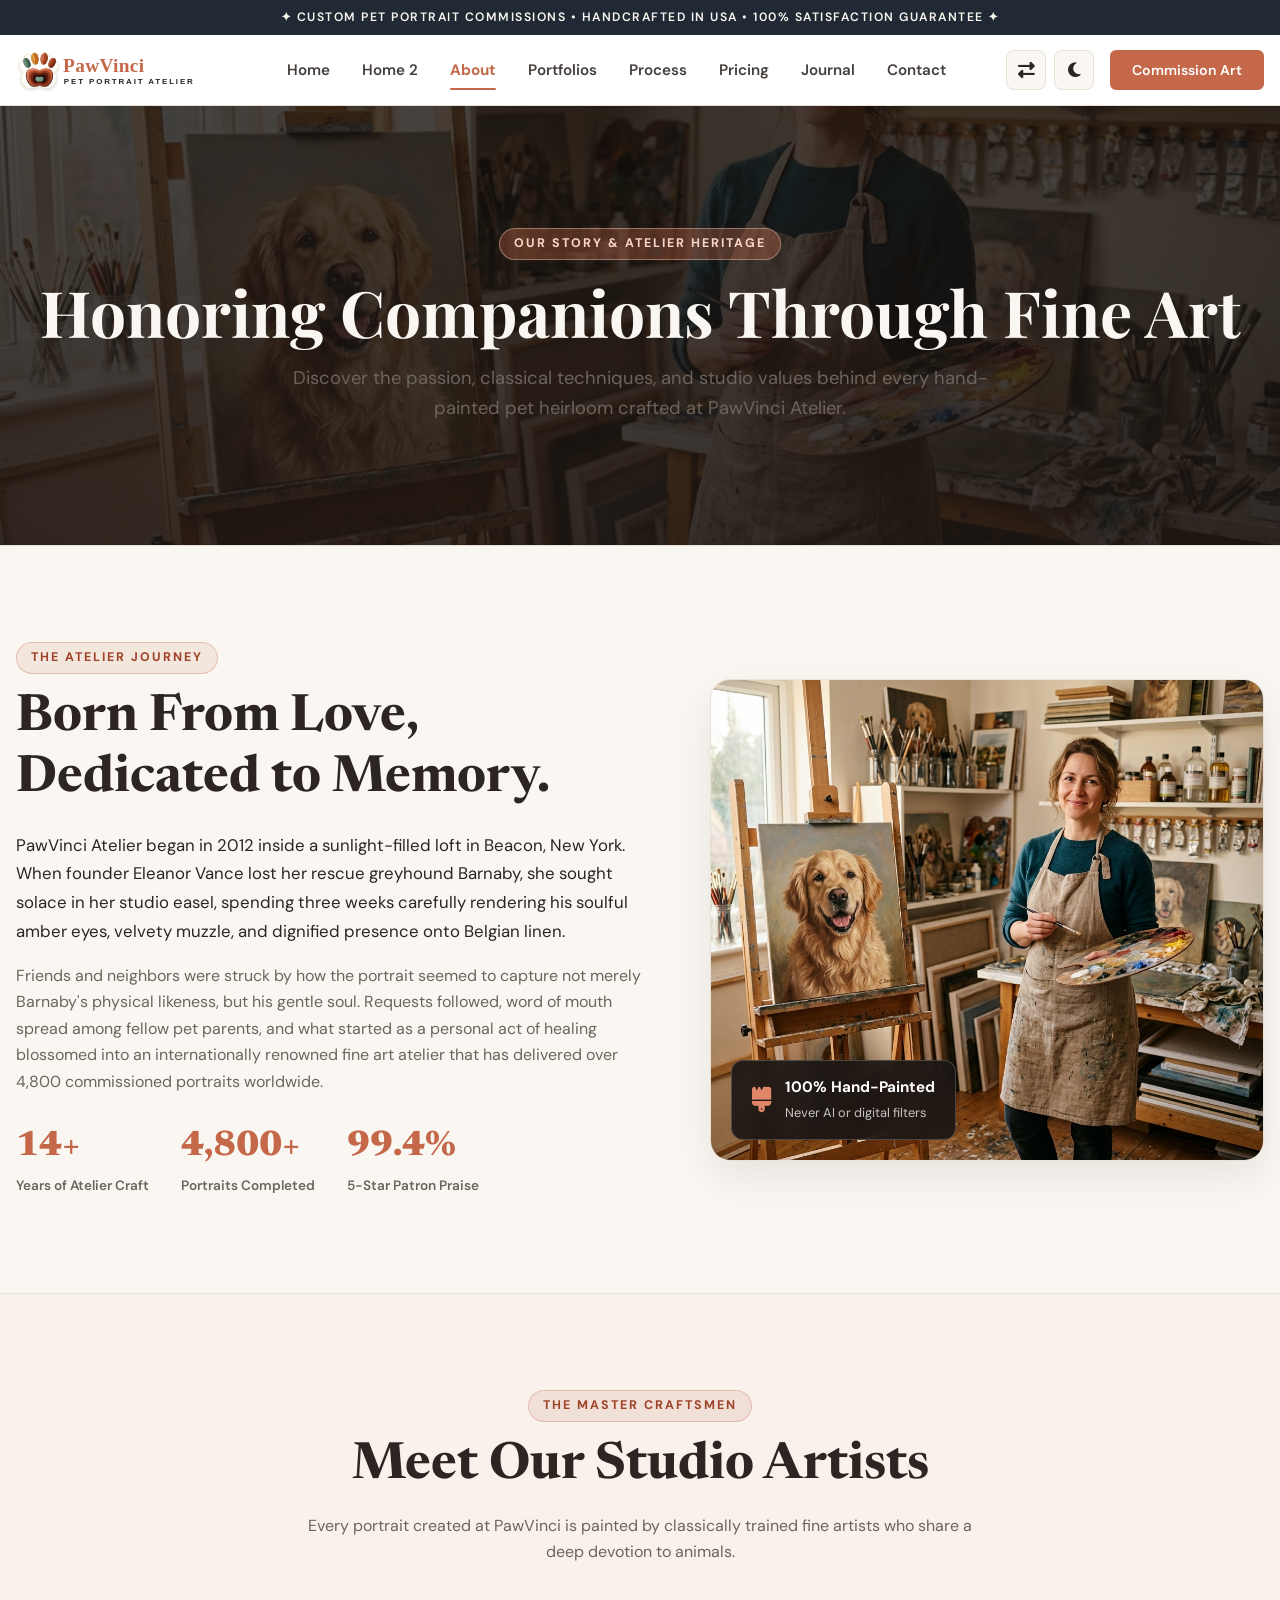
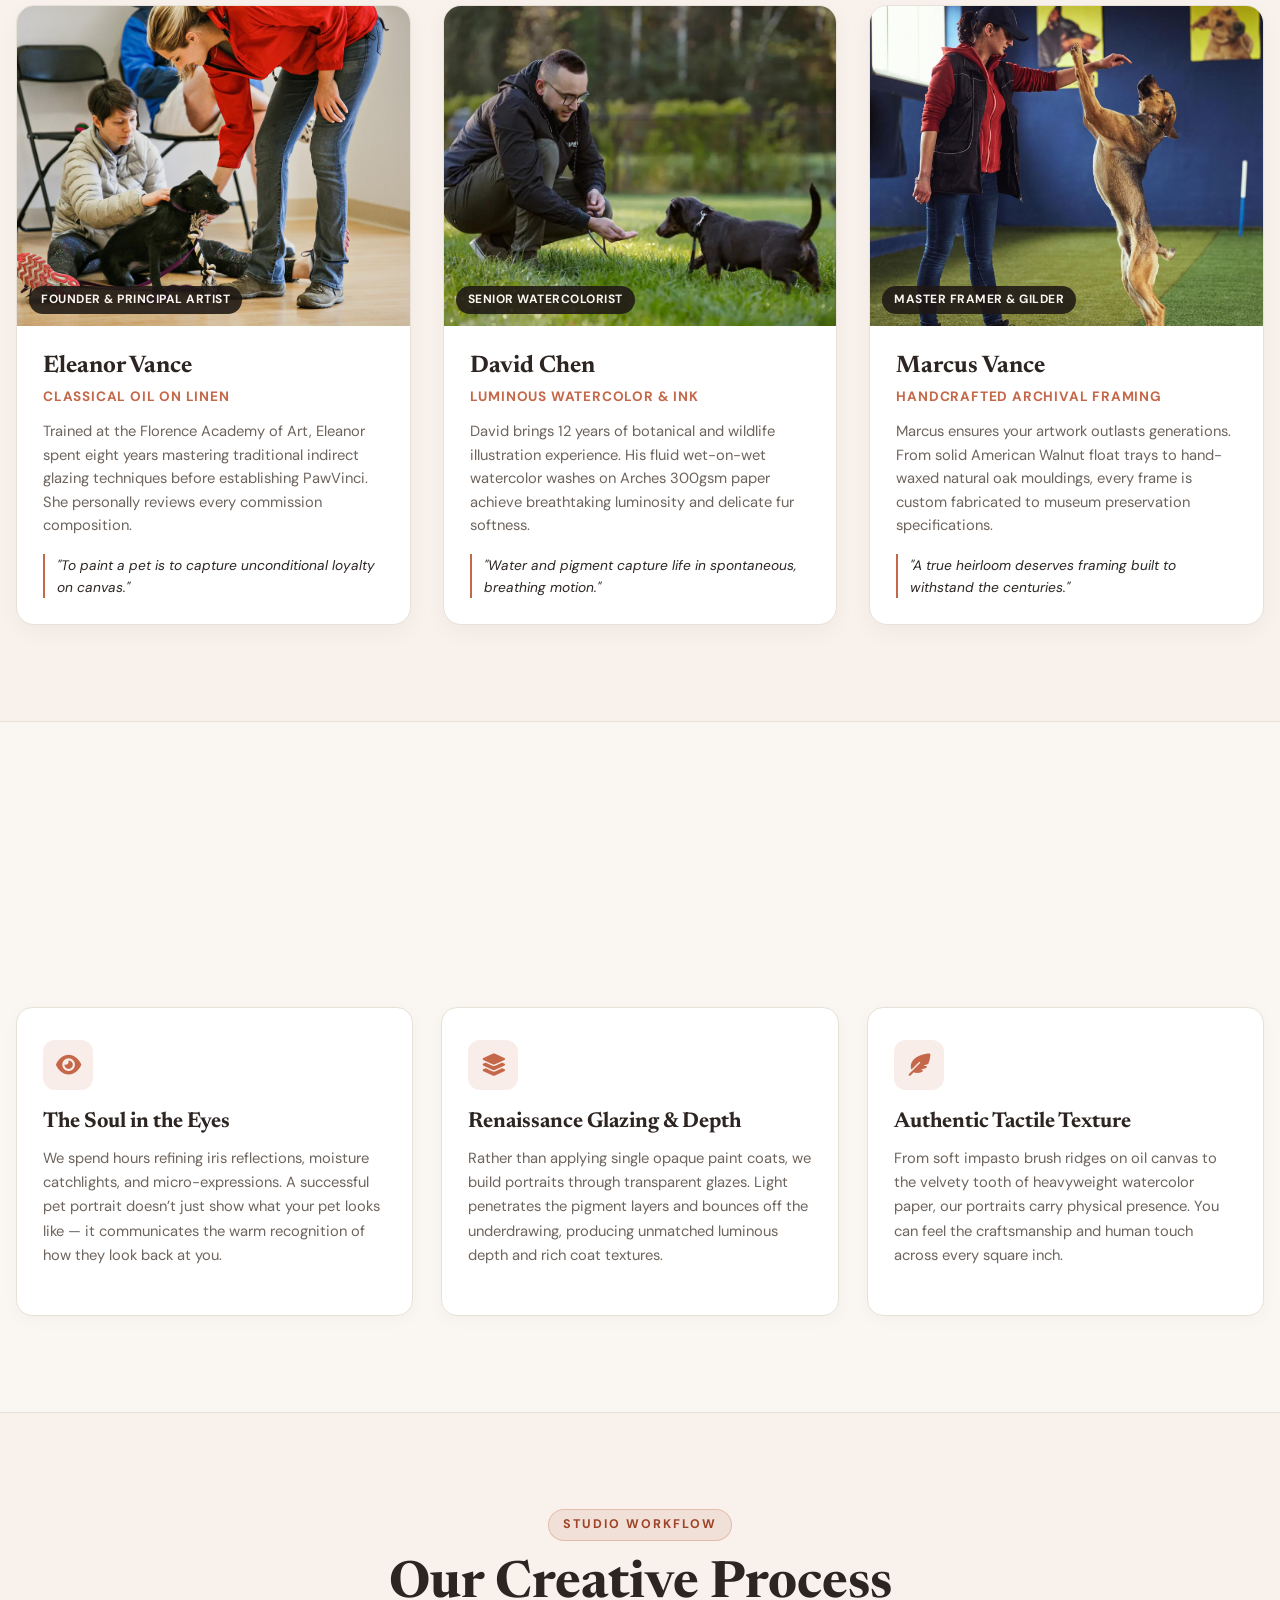
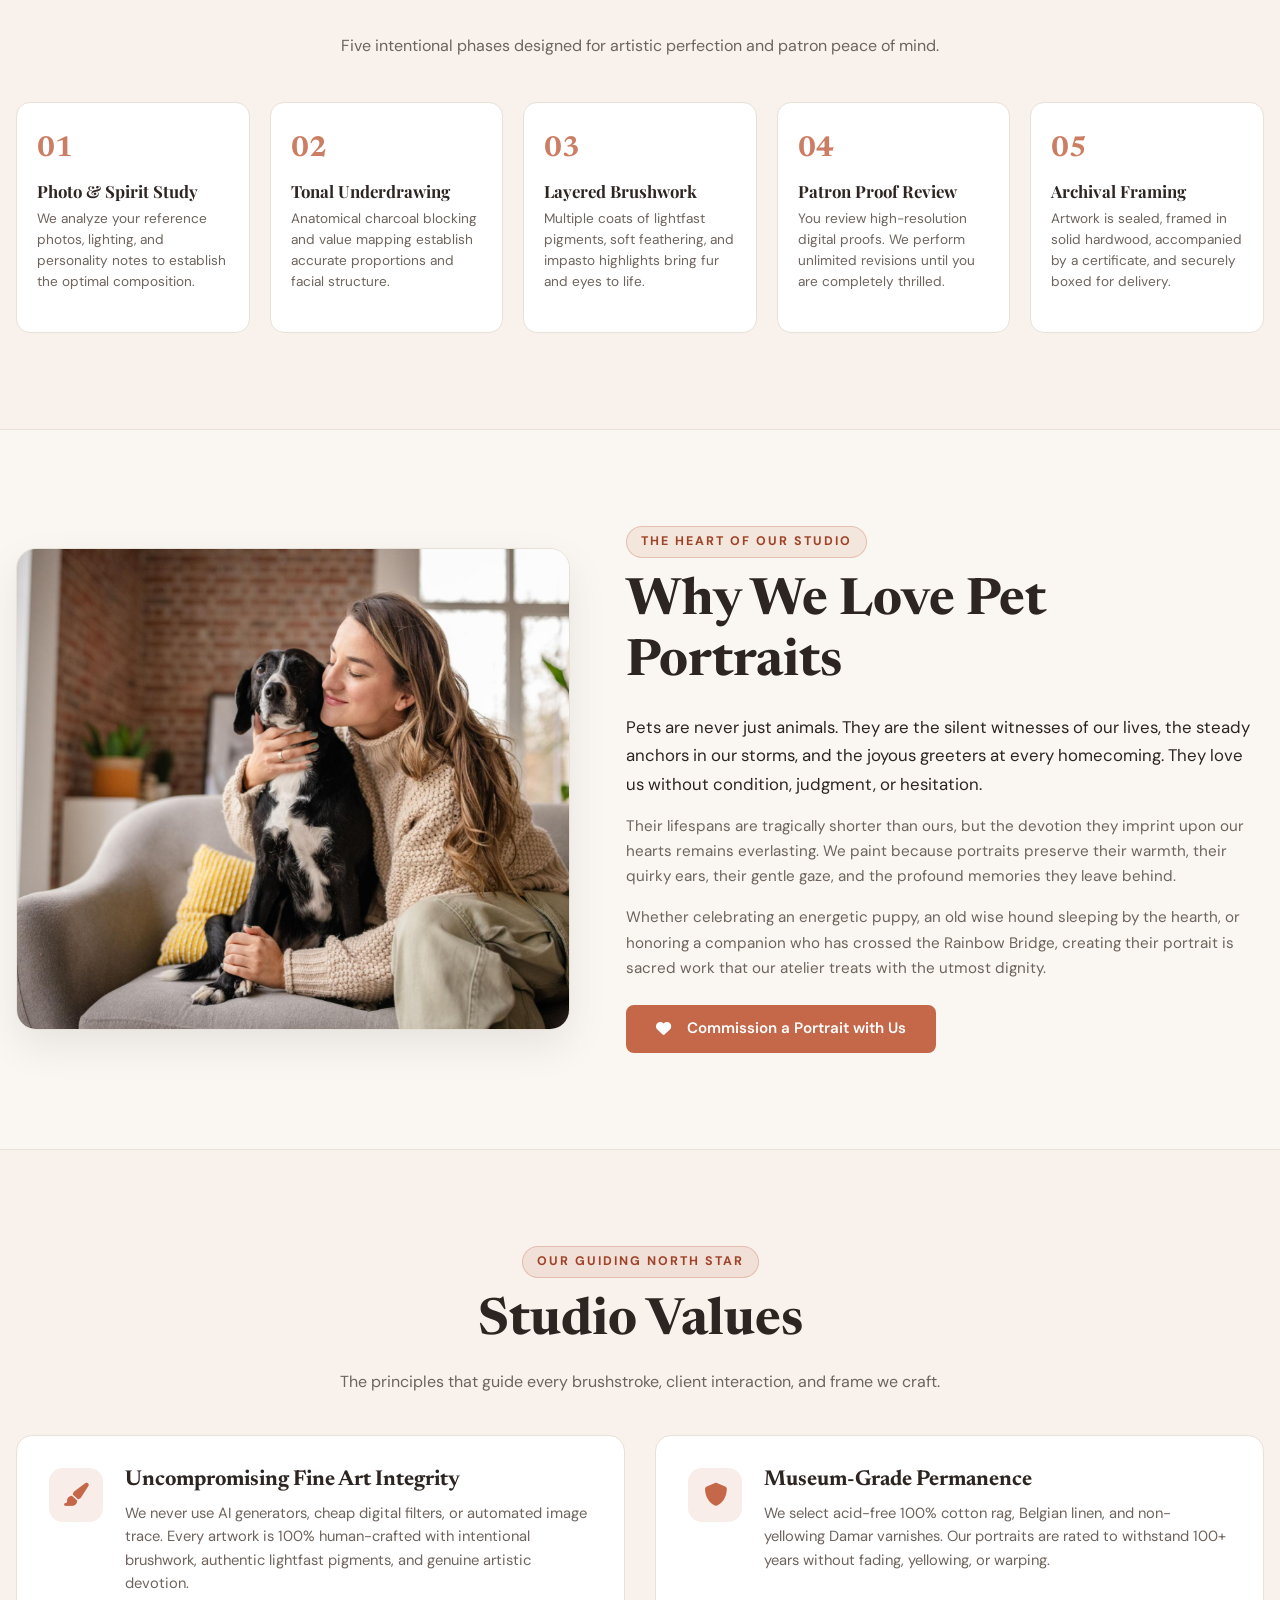
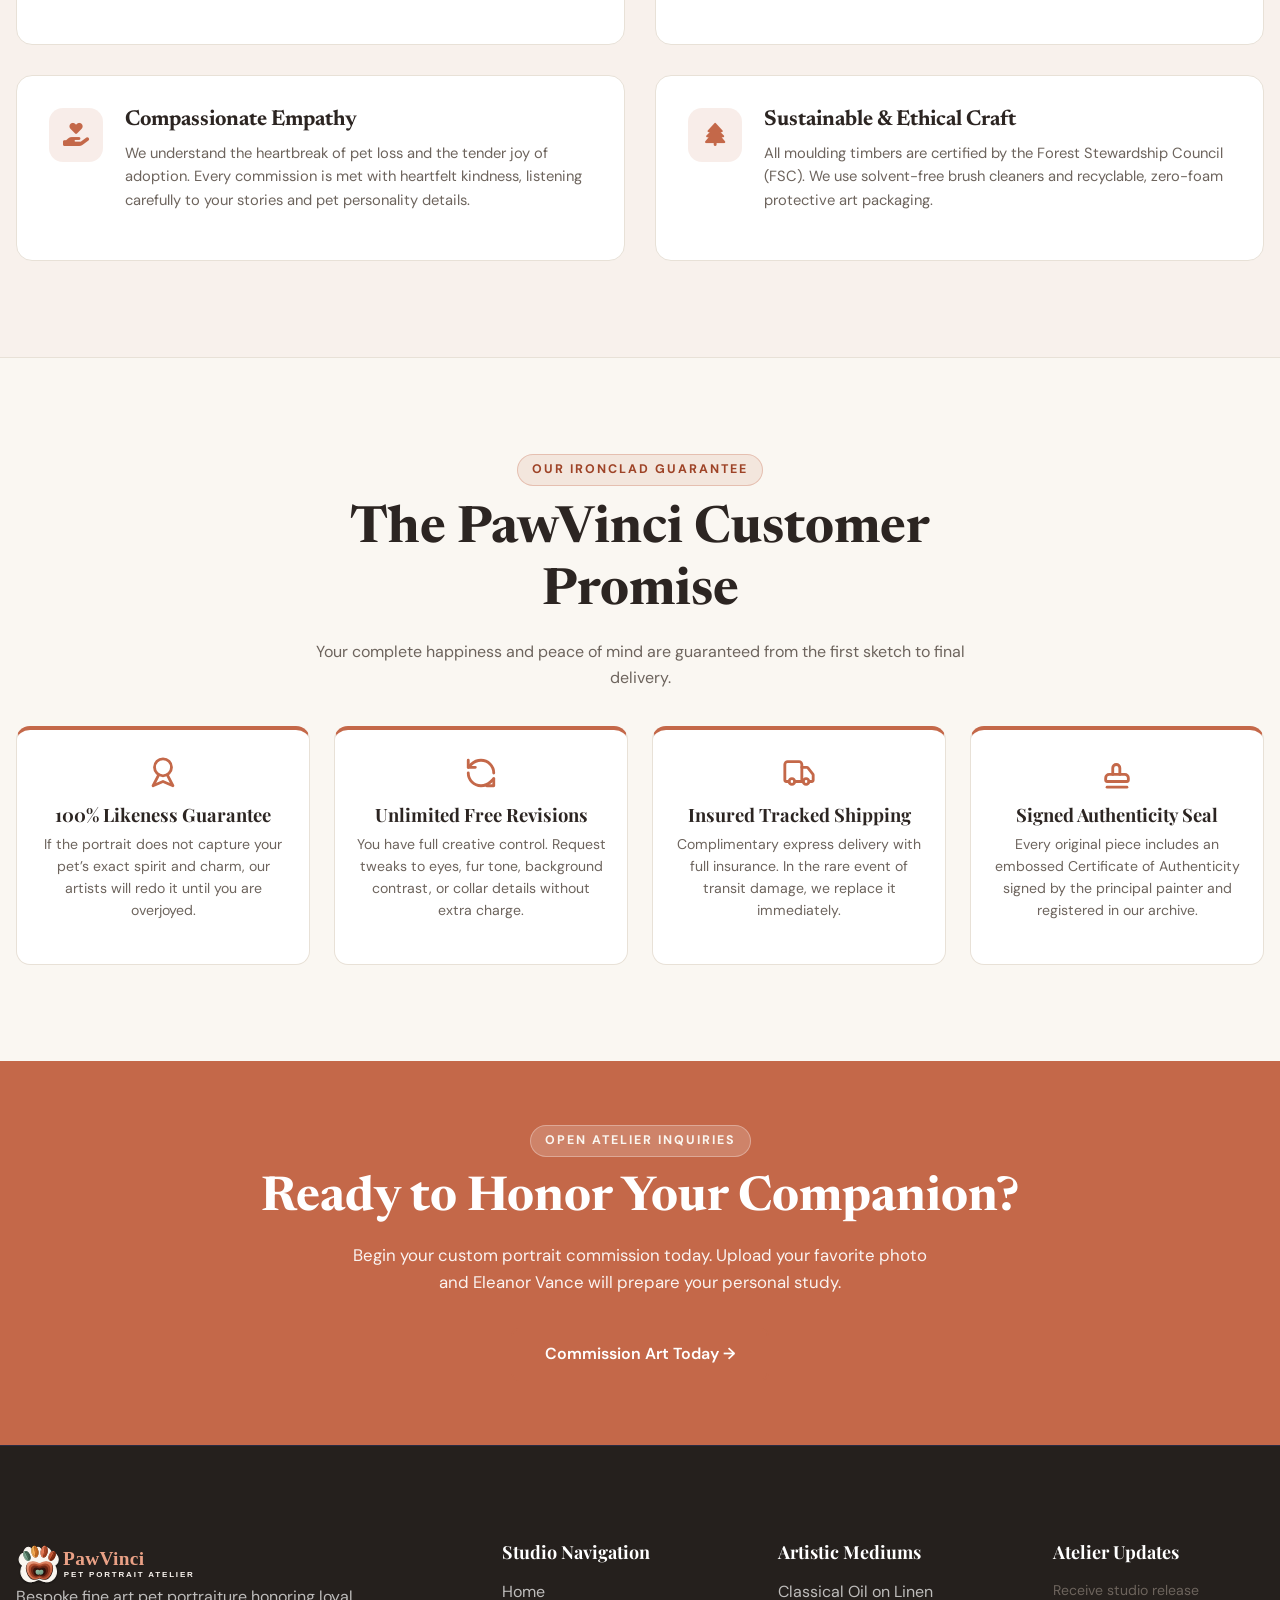
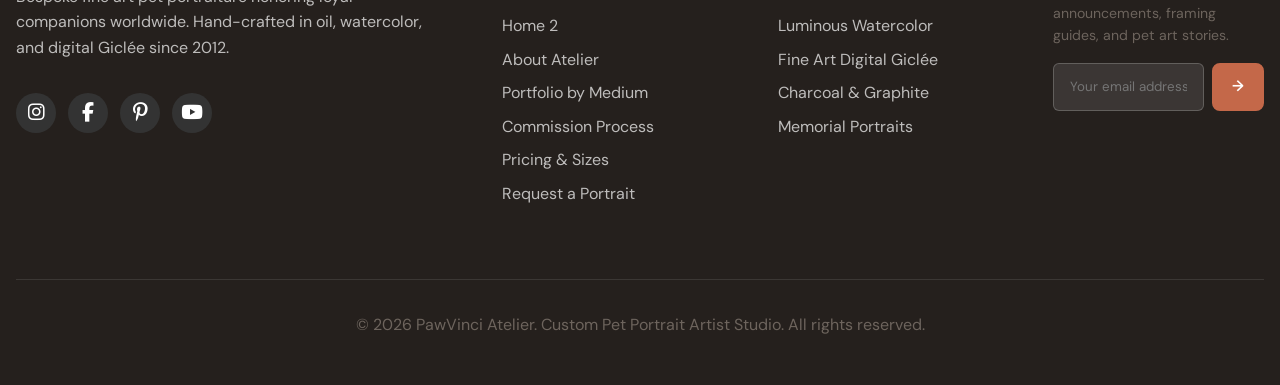
<file: about.html>
<!DOCTYPE html>
<html lang="en" dir="ltr" data-theme="light">

<head>
  <meta charset="UTF-8">
  <meta name="viewport" content="width=device-width, initial-scale=1.0">
  <title>About Us | Our Story, Artists &amp; Values | PawVinci Pet Portrait Atelier</title>
  <link rel="icon" type="image/svg+xml" href="assets/images/favicon.svg">
  <meta name="description"
    content="Discover the heart behind PawVinci Atelier. Meet lead artist Eleanor Vance, explore our classical painting heritage, studio values, and 100% likeness promise.">
  <link
    href="https://fonts.googleapis.com/css2?family=Playfair+Display:ital,wght@0,400;0,600;0,700;1,400;1,600&family=DM+Sans:wght@300;400;500;600;700&family=Newsreader:ital,opsz,wght@0,16..72,400;0,16..72,500;1,16..72,400;1,16..72,500&display=swap"
    rel="stylesheet">
  <link rel="stylesheet" href="assets/css/style.css">
  <link rel="stylesheet" href="https://cdnjs.cloudflare.com/ajax/libs/font-awesome/6.5.2/css/all.min.css">
  <link rel="stylesheet" href="assets/css/rtl.css">
  <style>
    :root {
      --about-editorial: 'Newsreader', 'Playfair Display', Georgia, serif;
    }

    /* Standardized Hero Height */
    .about-hero {
      position: relative;
      min-height: 440px !important;
      height: 46vh !important;
      display: flex !important;
      align-items: center !important;
      justify-content: center !important;
      text-align: center;
      background: linear-gradient(180deg, rgba(20, 16, 14, 0.78) 0%, rgba(28, 22, 19, 0.86) 100%),
                  url('assets/images/artist-studio.jpg') center/cover no-repeat;
      color: #FAF7F2;
      padding: 70px 0 !important;
      box-sizing: border-box;
      border-bottom: 1px solid var(--border-color);
    }

    .about-hero .section-eyebrow {
      color: #FCD5C8 !important;
      background: rgba(196, 104, 73, 0.35) !important;
      border-color: rgba(252, 213, 200, 0.4) !important;
    }

    .about-story-grid {
      display: grid;
      grid-template-columns: 1.15fr 1fr;
      gap: 56px;
      align-items: center;
    }

    .story-grid-reverse {
      grid-template-columns: 1fr 1.15fr;
    }

    @media (max-width: 900px) {
      .about-story-grid,
      .story-grid-reverse {
        grid-template-columns: 1fr !important;
        gap: 36px !important;
      }
    }

    @media (max-width: 480px) {
      .about-story-grid,
      .story-grid-reverse {
        grid-template-columns: 1fr !important;
        gap: 28px !important;
      }
      .story-image-wrap img {
        height: 280px !important;
      }
    }

    /* Target mobile 360px viewports */
    @media (max-width: 380px) {
      .about-story-grid,
      .story-grid-reverse {
        grid-template-columns: 100% !important;
        gap: 24px !important;
        width: 100% !important;
        box-sizing: border-box !important;
      }
      .story-image-wrap img {
        height: 230px !important;
      }
      .about-story-grid h2 {
        font-size: 1.85rem !important;
        line-height: 1.22 !important;
        margin-bottom: 14px !important;
      }
      .about-story-grid p {
        font-size: 0.92rem !important;
        line-height: 1.6 !important;
        margin-bottom: 14px !important;
      }
      .about-story-grid .btn {
        width: 100% !important;
        justify-content: center !important;
        text-align: center !important;
        padding: 12px 18px !important;
        font-size: 0.92rem !important;
        box-sizing: border-box !important;
      }
    }


    .story-image-wrap {
      position: relative;
      border-radius: 20px;
      overflow: hidden;
      box-shadow: 0 16px 40px rgba(0,0,0,0.08);
      border: 1px solid var(--border-color);
    }

    .story-image-wrap img {
      width: 100%;
      height: 480px;
      object-fit: cover;
      display: block;
    }

    .story-badge-stat {
      position: absolute;
      bottom: 20px;
      left: 20px;
      background: rgba(26, 22, 20, 0.9);
      backdrop-filter: blur(8px);
      border: 1px solid rgba(255, 255, 255, 0.2);
      border-radius: 12px;
      padding: 14px 20px;
      color: #fff;
      display: flex;
      align-items: center;
      gap: 14px;
    }

    /* Artists Roster Cards */
    .artists-grid {
      display: grid;
      grid-template-columns: repeat(3, 1fr);
      gap: 32px;
      margin-top: 40px;
    }

    @media (max-width: 992px) {
      .artists-grid {
        grid-template-columns: 1fr;
        max-width: 500px;
        margin-left: auto;
        margin-right: auto;
      }
    }

    .artist-card {
      background: var(--surface-color);
      border: 1px solid var(--border-color);
      border-radius: 18px;
      overflow: hidden;
      box-shadow: 0 8px 24px rgba(0,0,0,0.04);
      transition: transform 0.35s ease, border-color 0.35s ease;
      display: flex;
      flex-direction: column;
    }

    .artist-card:hover {
      transform: translateY(-6px);
      border-color: var(--primary);
    }

    .artist-photo-box {
      height: 320px;
      overflow: hidden;
      position: relative;
      background: #ECE5DC;
    }

    .artist-photo-box img {
      width: 100%;
      height: 100%;
      object-fit: cover;
      transition: transform 0.5s ease;
    }

    .artist-card:hover .artist-photo-box img {
      transform: scale(1.05);
    }

    .artist-role-tag {
      position: absolute;
      bottom: 12px;
      left: 12px;
      background: rgba(30, 24, 21, 0.88);
      color: #FAF5F0;
      padding: 4px 12px;
      border-radius: 20px;
      font-size: 0.75rem;
      font-weight: 700;
      letter-spacing: 0.5px;
      text-transform: uppercase;
    }

    .artist-info {
      padding: 26px;
      display: flex;
      flex-direction: column;
      flex-grow: 1;
    }

    /* Style & Inspiration Pillars */
    .style-pillars-grid {
      display: grid;
      grid-template-columns: repeat(3, 1fr);
      gap: 28px;
      margin-top: 40px;
    }

    @media (max-width: 900px) {
      .style-pillars-grid {
        grid-template-columns: 1fr;
      }
    }

    .pillar-card {
      background: var(--surface-color);
      border: 1px solid var(--border-color);
      border-radius: 16px;
      padding: 32px 26px;
      box-shadow: 0 4px 18px rgba(0,0,0,0.03);
    }

    .pillar-icon {
      width: 50px;
      height: 50px;
      border-radius: 12px;
      background: rgba(196, 104, 73, 0.12);
      color: var(--primary);
      display: flex;
      align-items: center;
      justify-content: center;
      font-size: 1.4rem;
      margin-bottom: 20px;
    }

    /* Creative Process 5 Steps */
    .process-timeline {
      display: grid;
      grid-template-columns: repeat(5, 1fr);
      gap: 20px;
      margin-top: 44px;
    }

    @media (max-width: 1024px) {
      .process-timeline {
        grid-template-columns: repeat(auto-fit, minmax(220px, 1fr));
      }
    }

    .timeline-card {
      background: var(--surface-color);
      border: 1px solid var(--border-color);
      border-radius: 14px;
      padding: 24px 20px;
      position: relative;
      transition: all 0.3s ease;
      display: flex;
      flex-direction: column;
    }

    .timeline-card:hover {
      border-color: var(--primary);
      transform: translateY(-4px);
    }

    .timeline-step-badge {
      font-family: var(--about-editorial);
      font-size: 1.8rem;
      font-weight: 700;
      color: var(--primary);
      opacity: 0.85;
      margin-bottom: 8px;
    }

    /* Values Grid */
    .values-grid {
      display: grid;
      grid-template-columns: repeat(2, 1fr);
      gap: 30px;
      margin-top: 40px;
    }

    @media (max-width: 768px) {
      .values-grid {
        grid-template-columns: 1fr;
      }
    }

    .value-card {
      background: var(--surface-color);
      border: 1px solid var(--border-color);
      border-radius: 16px;
      padding: 32px;
      display: flex;
      gap: 22px;
      align-items: flex-start;
      transition: all 0.3s ease;
    }

    .value-card:hover {
      border-color: var(--primary);
      box-shadow: 0 10px 28px rgba(0,0,0,0.05);
    }

    .value-icon-box {
      width: 54px;
      height: 54px;
      border-radius: 14px;
      background: rgba(196, 104, 73, 0.12);
      color: var(--primary);
      display: flex;
      align-items: center;
      justify-content: center;
      font-size: 1.45rem;
      flex-shrink: 0;
      transition: all 0.3s ease;
    }

    .value-icon-box i {
      color: var(--primary);
      font-size: 1.45rem;
      line-height: 1;
      display: inline-block;
      transition: color 0.3s ease, transform 0.3s ease;
    }

    .value-card:hover .value-icon-box {
      background: var(--primary);
      color: #FAF6F0;
      transform: scale(1.06) rotate(-2deg);
      box-shadow: 0 6px 18px rgba(196, 104, 73, 0.28);
    }

    .value-card:hover .value-icon-box i {
      color: #FAF6F0;
    }



    /* Customer Promise Strip */
    .promise-grid {
      display: grid;
      grid-template-columns: repeat(4, 1fr);
      gap: 24px;
      margin-top: 36px;
    }

    @media (max-width: 992px) {
      .promise-grid {
        grid-template-columns: repeat(2, 1fr);
      }
    }

    @media (max-width: 580px) {
      .promise-grid {
        grid-template-columns: 1fr;
      }
    }

    .promise-card {
      background: var(--surface-color);
      border: 1px solid var(--border-color);
      border-radius: 14px;
      padding: 26px 20px;
      text-align: center;
      border-top: 4px solid var(--primary);
    }

    .promise-card i,
    .promise-card svg {
      font-size: 1.8rem;
      width: 34px;
      height: 34px;
      stroke: var(--primary);
      fill: none;
      margin: 0 auto 14px;
      display: block;
      transition: transform 0.3s ease;
    }

    .promise-card:hover i,
    .promise-card:hover svg {
      transform: scale(1.12);
    }

  </style>
</head>

<body>

  <!-- Top Announcement Bar -->
  <div class="top-announcement-bar">
    <span>✦ Custom Pet Portrait Commissions &bull; Handcrafted in USA &bull; 100% Satisfaction Guarantee ✦</span>
  </div>

  <!-- Drawer Nav -->
  <div class="drawer-overlay"></div>
  <nav class="nav-drawer">
    <button class="drawer-close" aria-label="Close menu">&times;</button>
    <div class="drawer-links">
      <a href="index.html">Home</a>
      <a href="home2.html">Home 2</a>
      <a href="about.html" class="active">About</a>
      <a href="services.html">Portfolios</a>
      <a href="process.html">Process</a>
      <a href="pricing.html">Pricing</a>
      <a href="blog.html">Journal</a>
      <a href="contact.html">Contact</a>
    </div>
    <div class="drawer-actions">
      <div class="drawer-toggles">
        <button class="btn-icon rtl-toggle" aria-label="Toggle RTL" title="Toggle RTL"><i
            class="fa-solid fa-right-left"></i></button>
        <button class="btn-icon theme-toggle" aria-label="Toggle dark mode" title="Toggle Theme"><i
            class="fa-solid fa-moon"></i></button>
      </div>
      <a href="contact.html" class="btn btn-primary btn-full">Commission Art</a>
    </div>
  </nav>

  <!-- Main Nav -->
  <nav class="navbar">
    <div class="container">
      <a href="index.html" class="logo">
        <img src="assets/images/logo.svg" alt="PawVinci Pet Portrait Studio" style="height: 42px; width: auto;">
      </a>
      <div class="nav-links">
        <a href="index.html">Home</a>
        <a href="home2.html">Home 2</a>
        <a href="about.html" class="active">About</a>
        <a href="services.html">Portfolios</a>
        <a href="process.html">Process</a>
        <a href="pricing.html">Pricing</a>
        <a href="blog.html">Journal</a>
        <a href="contact.html">Contact</a>
      </div>
      <div class="nav-actions">
        <div class="nav-toggles">
          <button class="btn-icon rtl-toggle" aria-label="Toggle RTL" title="Toggle RTL"><i
              class="fa-solid fa-right-left"></i></button>
          <button class="btn-icon theme-toggle" aria-label="Toggle dark mode" title="Toggle Theme"><i
              class="fa-solid fa-moon"></i></button>
        </div>
        <div class="nav-cta-section">
          <a href="contact.html" class="btn btn-primary btn-nav">Commission Art</a>
        </div>
      </div>
      <button class="hamburger" aria-label="Open menu"><i class="fa-solid fa-bars"></i></button>
    </div>
  </nav>

  <!-- Section: Standard Hero -->
  <header class="about-hero">
    <div class="container">
      <span class="section-eyebrow">Our Story &amp; Atelier Heritage</span>
      <h1 class="fade-in-up" style="margin-bottom: 14px;">Honoring Companions Through Fine Art</h1>
      <p class="fade-in-up" style="max-width: 700px; margin: 0 auto; font-size: 1.15rem; line-height: 1.6;">
        Discover the passion, classical techniques, and studio values behind every hand-painted pet heirloom crafted at PawVinci Atelier.
      </p>
    </div>
  </header>

  <!-- Section 1: Our Story -->
  <section class="section-padding">
    <div class="container">
      <div class="about-story-grid">
        <div class="story-content fade-in-up">
          <span class="section-eyebrow">The Atelier Journey</span>
          <h2 style="font-family: var(--about-editorial); font-size: clamp(2.2rem, 4vw, 3.2rem); margin-bottom: 20px;">
            Born From Love, Dedicated to Memory.
          </h2>
          <p style="font-size: 1.05rem; line-height: 1.7; margin-bottom: 18px; color: var(--text-color);">
            PawVinci Atelier began in 2012 inside a sunlight-filled loft in Beacon, New York. When founder Eleanor Vance lost her rescue greyhound Barnaby, she sought solace in her studio easel, spending three weeks carefully rendering his soulful amber eyes, velvety muzzle, and dignified presence onto Belgian linen.
          </p>
          <p style="font-size: 1rem; line-height: 1.65; color: var(--text-muted); margin-bottom: 24px;">
            Friends and neighbors were struck by how the portrait seemed to capture not merely Barnaby's physical likeness, but his gentle soul. Requests followed, word of mouth spread among fellow pet parents, and what started as a personal act of healing blossomed into an internationally renowned fine art atelier that has delivered over 4,800 commissioned portraits worldwide.
          </p>
          <div style="display: flex; gap: 32px; flex-wrap: wrap;">
            <div>
              <div style="font-size: 2.2rem; font-weight: 800; color: var(--primary); font-family: var(--about-editorial);">14+</div>
              <div style="font-size: 0.85rem; color: var(--text-muted); font-weight: 600;">Years of Atelier Craft</div>
            </div>
            <div>
              <div style="font-size: 2.2rem; font-weight: 800; color: var(--primary); font-family: var(--about-editorial);">4,800+</div>
              <div style="font-size: 0.85rem; color: var(--text-muted); font-weight: 600;">Portraits Completed</div>
            </div>
            <div>
              <div style="font-size: 2.2rem; font-weight: 800; color: var(--primary); font-family: var(--about-editorial);">99.4%</div>
              <div style="font-size: 0.85rem; color: var(--text-muted); font-weight: 600;">5-Star Patron Praise</div>
            </div>
          </div>
        </div>
        <div class="story-image-wrap fade-in-up" style="transition-delay: 150ms;">
          <img src="assets/images/artist-studio.jpg" alt="PawVinci Atelier Studio Loft in Beacon NY">
          <div class="story-badge-stat">
            <i class="fa-solid fa-brush" style="font-size: 1.6rem; color: #DE8667;"></i>
            <div>
              <strong style="display: block; font-size: 0.95rem;">100% Hand-Painted</strong>
              <span style="font-size: 0.8rem; color: rgba(255,255,255,0.75);">Never AI or digital filters</span>
            </div>
          </div>
        </div>
      </div>
    </div>
  </section>

  <!-- Section 2: Meet the Artist -->
  <section class="section-padding" style="background: rgba(196, 104, 73, 0.04); border-top: 1px solid var(--border-color); border-bottom: 1px solid var(--border-color);">
    <div class="container">
      <div class="text-center fade-in-up" style="max-width: 700px; margin: 0 auto 30px;">
        <span class="section-eyebrow">The Master Craftsmen</span>
        <h2 style="font-family: var(--about-editorial); font-size: clamp(2.2rem, 4vw, 3.2rem);">Meet Our Studio Artists</h2>
        <p style="color: var(--text-muted);">
          Every portrait created at PawVinci is painted by classically trained fine artists who share a deep devotion to animals.
        </p>
      </div>

      <div class="artists-grid">
        
        <!-- Artist 1: Eleanor Vance -->
        <article class="artist-card fade-in-up">
          <div class="artist-photo-box">
            <img src="assets/images/Elena Rostova.png" alt="Eleanor Vance, Principal Painter & Atelier Founder">
            <span class="artist-role-tag">Founder &amp; Principal Artist</span>
          </div>
          <div class="artist-info">
            <h3 style="font-family: var(--about-editorial); font-size: 1.5rem; margin-bottom: 6px;">Eleanor Vance</h3>
            <p style="color: var(--primary); font-size: 0.85rem; font-weight: 700; text-transform: uppercase; letter-spacing: 0.8px; margin-bottom: 12px;">
              Classical Oil on Linen
            </p>
            <p style="color: var(--text-muted); font-size: 0.92rem; line-height: 1.6; margin-bottom: 16px;">
              Trained at the Florence Academy of Art, Eleanor spent eight years mastering traditional indirect glazing techniques before establishing PawVinci. She personally reviews every commission composition.
            </p>
            <blockquote style="font-style: italic; font-size: 0.86rem; color: var(--text-color); border-left: 2px solid var(--primary); padding-left: 12px; margin-top: auto;">
              "To paint a pet is to capture unconditional loyalty on canvas."
            </blockquote>
          </div>
        </article>

        <!-- Artist 2: David Chen -->
        <article class="artist-card fade-in-up" style="transition-delay: 100ms;">
          <div class="artist-photo-box">
            <img src="assets/images/David Chen.png" alt="David Chen, Senior Watercolorist">
            <span class="artist-role-tag">Senior Watercolorist</span>
          </div>
          <div class="artist-info">
            <h3 style="font-family: var(--about-editorial); font-size: 1.5rem; margin-bottom: 6px;">David Chen</h3>
            <p style="color: var(--primary); font-size: 0.85rem; font-weight: 700; text-transform: uppercase; letter-spacing: 0.8px; margin-bottom: 12px;">
              Luminous Watercolor &amp; Ink
            </p>
            <p style="color: var(--text-muted); font-size: 0.92rem; line-height: 1.6; margin-bottom: 16px;">
              David brings 12 years of botanical and wildlife illustration experience. His fluid wet-on-wet watercolor washes on Arches 300gsm paper achieve breathtaking luminosity and delicate fur softness.
            </p>
            <blockquote style="font-style: italic; font-size: 0.86rem; color: var(--text-color); border-left: 2px solid var(--primary); padding-left: 12px; margin-top: auto;">
              "Water and pigment capture life in spontaneous, breathing motion."
            </blockquote>
          </div>
        </article>

        <!-- Artist 3: Marcus Vance -->
        <article class="artist-card fade-in-up" style="transition-delay: 200ms;">
          <div class="artist-photo-box">
            <img src="assets/images/Marcus Vance.png" alt="Marcus Vance, Master Gilder & Woodworker">
            <span class="artist-role-tag">Master Framer &amp; Gilder</span>
          </div>
          <div class="artist-info">
            <h3 style="font-family: var(--about-editorial); font-size: 1.5rem; margin-bottom: 6px;">Marcus Vance</h3>
            <p style="color: var(--primary); font-size: 0.85rem; font-weight: 700; text-transform: uppercase; letter-spacing: 0.8px; margin-bottom: 12px;">
              Handcrafted Archival Framing
            </p>
            <p style="color: var(--text-muted); font-size: 0.92rem; line-height: 1.6; margin-bottom: 16px;">
              Marcus ensures your artwork outlasts generations. From solid American Walnut float trays to hand-waxed natural oak mouldings, every frame is custom fabricated to museum preservation specifications.
            </p>
            <blockquote style="font-style: italic; font-size: 0.86rem; color: var(--text-color); border-left: 2px solid var(--primary); padding-left: 12px; margin-top: auto;">
              "A true heirloom deserves framing built to withstand the centuries."
            </blockquote>
          </div>
        </article>

      </div>
    </div>
  </section>

  <!-- Section 3: Artistic Style & Inspiration -->
  <section class="section-padding">
    <div class="container">
      <div class="text-center fade-in-up" style="max-width: 720px; margin: 0 auto 30px;">
        <span class="section-eyebrow">Aesthetic Philosophy</span>
        <h2 style="font-family: var(--about-editorial); font-size: clamp(2.2rem, 4vw, 3.2rem);">Artistic Style &amp; Inspiration</h2>
        <p style="color: var(--text-muted);">
          Bridging centuries-old European studio disciplines with modern warmth and animal emotionality.
        </p>
      </div>

      <div class="style-pillars-grid">
        
        <div class="pillar-card fade-in-up">
          <div class="pillar-icon"><i class="fa-solid fa-eye"></i></div>
          <h3 style="font-family: var(--about-editorial); font-size: 1.35rem; margin-bottom: 10px;">The Soul in the Eyes</h3>
          <p style="color: var(--text-muted); font-size: 0.92rem; line-height: 1.65;">
            We spend hours refining iris reflections, moisture catchlights, and micro-expressions. A successful pet portrait doesn’t just show what your pet looks like — it communicates the warm recognition of how they look back at you.
          </p>
        </div>

        <div class="pillar-card fade-in-up" style="transition-delay: 100ms;">
          <div class="pillar-icon"><i class="fa-solid fa-layer-group"></i></div>
          <h3 style="font-family: var(--about-editorial); font-size: 1.35rem; margin-bottom: 10px;">Renaissance Glazing &amp; Depth</h3>
          <p style="color: var(--text-muted); font-size: 0.92rem; line-height: 1.65;">
            Rather than applying single opaque paint coats, we build portraits through transparent glazes. Light penetrates the pigment layers and bounces off the underdrawing, producing unmatched luminous depth and rich coat textures.
          </p>
        </div>

        <div class="pillar-card fade-in-up" style="transition-delay: 200ms;">
          <div class="pillar-icon"><i class="fa-solid fa-feather-pointed"></i></div>
          <h3 style="font-family: var(--about-editorial); font-size: 1.35rem; margin-bottom: 10px;">Authentic Tactile Texture</h3>
          <p style="color: var(--text-muted); font-size: 0.92rem; line-height: 1.65;">
            From soft impasto brush ridges on oil canvas to the velvety tooth of heavyweight watercolor paper, our portraits carry physical presence. You can feel the craftsmanship and human touch across every square inch.
          </p>
        </div>

      </div>
    </div>
  </section>

  <!-- Section 4: Our Creative Process -->
  <section class="section-padding" style="background: rgba(196, 104, 73, 0.04); border-top: 1px solid var(--border-color); border-bottom: 1px solid var(--border-color);">
    <div class="container">
      <div class="text-center fade-in-up" style="max-width: 700px; margin: 0 auto;">
        <span class="section-eyebrow">Studio Workflow</span>
        <h2 style="font-family: var(--about-editorial); font-size: clamp(2.2rem, 4vw, 3.2rem);">Our Creative Process</h2>
        <p style="color: var(--text-muted);">
          Five intentional phases designed for artistic perfection and patron peace of mind.
        </p>
      </div>

      <div class="process-timeline">
        
        <div class="timeline-card fade-in-up">
          <span class="timeline-step-badge">01</span>
          <h4 style="font-size: 1.05rem; margin-bottom: 6px;">Photo &amp; Spirit Study</h4>
          <p style="font-size: 0.85rem; color: var(--text-muted); line-height: 1.55;">We analyze your reference photos, lighting, and personality notes to establish the optimal composition.</p>
        </div>

        <div class="timeline-card fade-in-up" style="transition-delay: 80ms;">
          <span class="timeline-step-badge">02</span>
          <h4 style="font-size: 1.05rem; margin-bottom: 6px;">Tonal Underdrawing</h4>
          <p style="font-size: 0.85rem; color: var(--text-muted); line-height: 1.55;">Anatomical charcoal blocking and value mapping establish accurate proportions and facial structure.</p>
        </div>

        <div class="timeline-card fade-in-up" style="transition-delay: 160ms;">
          <span class="timeline-step-badge">03</span>
          <h4 style="font-size: 1.05rem; margin-bottom: 6px;">Layered Brushwork</h4>
          <p style="font-size: 0.85rem; color: var(--text-muted); line-height: 1.55;">Multiple coats of lightfast pigments, soft feathering, and impasto highlights bring fur and eyes to life.</p>
        </div>

        <div class="timeline-card fade-in-up" style="transition-delay: 240ms;">
          <span class="timeline-step-badge">04</span>
          <h4 style="font-size: 1.05rem; margin-bottom: 6px;">Patron Proof Review</h4>
          <p style="font-size: 0.85rem; color: var(--text-muted); line-height: 1.55;">You review high-resolution digital proofs. We perform unlimited revisions until you are completely thrilled.</p>
        </div>

        <div class="timeline-card fade-in-up" style="transition-delay: 320ms;">
          <span class="timeline-step-badge">05</span>
          <h4 style="font-size: 1.05rem; margin-bottom: 6px;">Archival Framing</h4>
          <p style="font-size: 0.85rem; color: var(--text-muted); line-height: 1.55;">Artwork is sealed, framed in solid hardwood, accompanied by a certificate, and securely boxed for delivery.</p>
        </div>

      </div>
    </div>
  </section>

  <!-- Section 5: Why We Love Pet Portraits -->
  <section class="section-padding">
    <div class="container">
      <div class="about-story-grid story-grid-reverse">
        <div class="story-image-wrap fade-in-up">
          <img src="assets/images/A REAL CONNECTION.png" alt="A Real Connection Between Pet and Owner">
        </div>
        <div class="fade-in-up" style="transition-delay: 150ms;">
          <span class="section-eyebrow">The Heart of Our Studio</span>
          <h2 style="font-family: var(--about-editorial); font-size: clamp(2.2rem, 4vw, 3.2rem); margin-bottom: 18px;">
            Why We Love Pet Portraits
          </h2>
          <p style="font-size: 1.05rem; line-height: 1.7; margin-bottom: 16px; color: var(--text-color);">
            Pets are never just animals. They are the silent witnesses of our lives, the steady anchors in our storms, and the joyous greeters at every homecoming. They love us without condition, judgment, or hesitation.
          </p>
          <p style="font-size: 0.95rem; line-height: 1.65; color: var(--text-muted); margin-bottom: 16px;">
            Their lifespans are tragically shorter than ours, but the devotion they imprint upon our hearts remains everlasting. We paint because portraits preserve their warmth, their quirky ears, their gentle gaze, and the profound memories they leave behind.
          </p>
          <p style="font-size: 0.95rem; line-height: 1.65; color: var(--text-muted); margin-bottom: 24px;">
            Whether celebrating an energetic puppy, an old wise hound sleeping by the hearth, or honoring a companion who has crossed the Rainbow Bridge, creating their portrait is sacred work that our atelier treats with the utmost dignity.
          </p>
          <a href="contact.html" class="btn btn-primary"><i class="fa-solid fa-heart" style="margin-right: 8px;"></i> Commission a Portrait with Us</a>
        </div>
      </div>
    </div>
  </section>

  <!-- Section 6: Studio Values -->
  <section class="section-padding" style="background: rgba(196, 104, 73, 0.04); border-top: 1px solid var(--border-color); border-bottom: 1px solid var(--border-color);">
    <div class="container">
      <div class="text-center fade-in-up" style="max-width: 700px; margin: 0 auto;">
        <span class="section-eyebrow">Our Guiding North Star</span>
        <h2 style="font-family: var(--about-editorial); font-size: clamp(2.2rem, 4vw, 3.2rem);">Studio Values</h2>
        <p style="color: var(--text-muted);">The principles that guide every brushstroke, client interaction, and frame we craft.</p>
      </div>

      <div class="values-grid">
        
        <!-- Value 1: Fine Art Integrity -->
        <div class="value-card fade-in-up">
          <div class="value-icon-box" title="Fine Art Integrity">
            <i class="fa-solid fa-paintbrush"></i>
          </div>
          <div>
            <h3 style="font-family: var(--about-editorial); font-size: 1.35rem; margin-bottom: 8px;">Uncompromising Fine Art Integrity</h3>
            <p style="font-size: 0.92rem; color: var(--text-muted); line-height: 1.6;">
              We never use AI generators, cheap digital filters, or automated image trace. Every artwork is 100% human-crafted with intentional brushwork, authentic lightfast pigments, and genuine artistic devotion.
            </p>
          </div>
        </div>

        <!-- Value 2: Museum-Grade Permanence -->
        <div class="value-card fade-in-up" style="transition-delay: 100ms;">
          <div class="value-icon-box" title="Museum-Grade Permanence">
            <i class="fa-solid fa-shield"></i>
          </div>
          <div>
            <h3 style="font-family: var(--about-editorial); font-size: 1.35rem; margin-bottom: 8px;">Museum-Grade Permanence</h3>
            <p style="font-size: 0.92rem; color: var(--text-muted); line-height: 1.6;">
              We select acid-free 100% cotton rag, Belgian linen, and non-yellowing Damar varnishes. Our portraits are rated to withstand 100+ years without fading, yellowing, or warping.
            </p>
          </div>
        </div>

        <!-- Value 3: Compassionate Empathy -->
        <div class="value-card fade-in-up" style="transition-delay: 200ms;">
          <div class="value-icon-box" title="Compassionate Empathy">
            <i class="fa-solid fa-hand-holding-heart"></i>
          </div>
          <div>
            <h3 style="font-family: var(--about-editorial); font-size: 1.35rem; margin-bottom: 8px;">Compassionate Empathy</h3>
            <p style="font-size: 0.92rem; color: var(--text-muted); line-height: 1.6;">
              We understand the heartbreak of pet loss and the tender joy of adoption. Every commission is met with heartfelt kindness, listening carefully to your stories and pet personality details.
            </p>
          </div>
        </div>

        <!-- Value 4: Sustainable & Ethical Craft -->
        <div class="value-card fade-in-up" style="transition-delay: 300ms;">
          <div class="value-icon-box" title="Sustainable & Ethical Craft">
            <i class="fa-solid fa-tree"></i>
          </div>
          <div>
            <h3 style="font-family: var(--about-editorial); font-size: 1.35rem; margin-bottom: 8px;">Sustainable &amp; Ethical Craft</h3>
            <p style="font-size: 0.92rem; color: var(--text-muted); line-height: 1.6;">
              All moulding timbers are certified by the Forest Stewardship Council (FSC). We use solvent-free brush cleaners and recyclable, zero-foam protective art packaging.
            </p>
          </div>
        </div>

      </div>
    </div>
  </section>

  <!-- Section 7: Customer Promise -->
  <section class="section-padding">
    <div class="container">
      <div class="text-center fade-in-up" style="max-width: 700px; margin: 0 auto;">
        <span class="section-eyebrow">Our Ironclad Guarantee</span>
        <h2 style="font-family: var(--about-editorial); font-size: clamp(2.2rem, 4vw, 3.2rem);">The PawVinci Customer Promise</h2>
        <p style="color: var(--text-muted);">
          Your complete happiness and peace of mind are guaranteed from the first sketch to final delivery.
        </p>
      </div>

      <div class="promise-grid">
        
        <div class="promise-card fade-in-up">
          <svg xmlns="http://www.w3.org/2000/svg" width="34" height="34" viewBox="0 0 24 24" fill="none" stroke="currentColor" stroke-width="2" stroke-linecap="round" stroke-linejoin="round" aria-hidden="true">
            <circle cx="12" cy="8" r="6"/>
            <path d="m15.4 14 3.6 7-7-3-7 3 3.6-7"/>
          </svg>
          <h4 style="font-size: 1.15rem; margin-bottom: 8px;">100% Likeness Guarantee</h4>
          <p style="font-size: 0.88rem; color: var(--text-muted); line-height: 1.55;">
            If the portrait does not capture your pet’s exact spirit and charm, our artists will redo it until you are overjoyed.
          </p>
        </div>

        <div class="promise-card fade-in-up" style="transition-delay: 100ms;">
          <svg xmlns="http://www.w3.org/2000/svg" width="34" height="34" viewBox="0 0 24 24" fill="none" stroke="currentColor" stroke-width="2" stroke-linecap="round" stroke-linejoin="round" aria-hidden="true">
            <path d="M21 12a9 9 0 0 0-9-9 9.75 9.75 0 0 0-6.74 2.74L3 8"/>
            <path d="M3 3v5h5"/>
            <path d="M3 12a9 9 0 0 0 9 9 9.75 9.75 0 0 0 6.74-2.74L21 16"/>
            <path d="M16 21h5v-5"/>
          </svg>
          <h4 style="font-size: 1.15rem; margin-bottom: 8px;">Unlimited Free Revisions</h4>
          <p style="font-size: 0.88rem; color: var(--text-muted); line-height: 1.55;">
            You have full creative control. Request tweaks to eyes, fur tone, background contrast, or collar details without extra charge.
          </p>
        </div>

        <div class="promise-card fade-in-up" style="transition-delay: 200ms;">
          <svg xmlns="http://www.w3.org/2000/svg" width="34" height="34" viewBox="0 0 24 24" fill="none" stroke="currentColor" stroke-width="2" stroke-linecap="round" stroke-linejoin="round" aria-hidden="true">
            <path d="M14 18V6a2 2 0 0 0-2-2H4a2 2 0 0 0-2 2v11a1 1 0 0 0 1 1h2"/>
            <path d="M15 18H9"/>
            <path d="M19 18h2a1 1 0 0 0 1-1v-3.65a1 1 0 0 0-.22-.62l-3.48-4.35A1 1 0 0 0 17.52 8H14"/>
            <circle cx="17" cy="18" r="2"/>
            <circle cx="7" cy="18" r="2"/>
          </svg>
          <h4 style="font-size: 1.15rem; margin-bottom: 8px;">Insured Tracked Shipping</h4>
          <p style="font-size: 0.88rem; color: var(--text-muted); line-height: 1.55;">
            Complimentary express delivery with full insurance. In the rare event of transit damage, we replace it immediately.
          </p>
        </div>

        <div class="promise-card fade-in-up" style="transition-delay: 300ms;">
          <svg xmlns="http://www.w3.org/2000/svg" width="34" height="34" viewBox="0 0 24 24" fill="none" stroke="currentColor" stroke-width="2" stroke-linecap="round" stroke-linejoin="round" aria-hidden="true">
            <path d="M5 22h14"/>
            <path d="M19.27 13.73A2.5 2.5 0 0 0 17.5 13h-11A2.5 2.5 0 0 0 4 15.5V17a1 1 0 0 0 1 1h14a1 1 0 0 0 1-1v-1.5c0-.66-.26-1.3-.73-1.77z"/>
            <path d="M14 13V8.5C14 7.12 12.88 6 11.5 6S9 7.12 9 8.5V13"/>
          </svg>
          <h4 style="font-size: 1.15rem; margin-bottom: 8px;">Signed Authenticity Seal</h4>
          <p style="font-size: 0.88rem; color: var(--text-muted); line-height: 1.55;">
            Every original piece includes an embossed Certificate of Authenticity signed by the principal painter and registered in our archive.
          </p>
        </div>

      </div>
    </div>
  </section>

  <!-- CTA Banner -->
  <section class="cta-banner fade-in-up">
    <div class="container" style="display: flex; flex-direction: column; align-items: center; text-align: center;">
      <span class="section-eyebrow" style="color: #FAF6F0 !important; background: rgba(255,255,255,0.18) !important; border-color: rgba(255,255,255,0.3) !important;">Open Atelier Inquiries</span>
      <h2 style="font-family: var(--about-editorial); font-size: clamp(2rem, 4vw, 3rem); margin-bottom: 14px;">Ready to Honor Your Companion?</h2>
      <p class="mb-6" style="max-width: 580px; color: rgba(255,255,255,0.92); font-size: 1.05rem;">
        Begin your custom portrait commission today. Upload your favorite photo and Eleanor Vance will prepare your personal study.
      </p>
      <a href="contact.html" class="btn btn-primary" style="font-weight: 600; padding: 14px 32px; font-size: 1rem;">Commission Art Today &rarr;</a>
    </div>
  </section>

  <!-- Footer -->
  <footer class="footer">
    <div class="container">
      <div class="footer-grid fade-in-up">
        <div style="text-align: inherit;">
          <a href="index.html" class="logo">
            <img src="assets/images/logo-dark.svg" alt="PawVinci Pet Portrait Studio" style="height: 42px; width: auto;">
          </a>
          <p class="footer-desc">Bespoke fine art pet portraiture honoring loyal companions worldwide. Hand-crafted in oil, watercolor, and digital Giclée since 2012.</p>
          <div class="social-icons">
            <a href="#" class="social-icon instagram" aria-label="Instagram"><i class="fab fa-instagram"></i></a>
            <a href="#" class="social-icon facebook" aria-label="Facebook"><i class="fab fa-facebook-f"></i></a>
            <a href="#" class="social-icon pinterest" aria-label="Pinterest"><i class="fab fa-pinterest-p"></i></a>
            <a href="#" class="social-icon youtube" aria-label="YouTube"><i class="fab fa-youtube"></i></a>
          </div>
        </div>
        <div>
          <h4 class="footer-heading">Studio Navigation</h4>
          <ul class="footer-links">
            <li><a href="index.html">Home</a></li>
            <li><a href="home2.html">Home 2</a></li>
            <li><a href="about.html">About Atelier</a></li>
            <li><a href="services.html">Portfolio by Medium</a></li>
            <li><a href="process.html">Commission Process</a></li>
            <li><a href="pricing.html">Pricing & Sizes</a></li>
            <li><a href="contact.html">Request a Portrait</a></li>
          </ul>
        </div>
        <div>
          <h4 class="footer-heading">Artistic Mediums</h4>
          <ul class="footer-links">
            <li><a href="services.html#oil">Classical Oil on Linen</a></li>
            <li><a href="services.html#watercolor">Luminous Watercolor</a></li>
            <li><a href="services.html#digital">Fine Art Digital Giclée</a></li>
            <li><a href="services.html#charcoal">Charcoal & Graphite</a></li>
            <li><a href="services.html#memorial">Memorial Portraits</a></li>
          </ul>
        </div>
        <div>
          <h4 class="footer-heading">Atelier Updates</h4>
          <p style="font-size: 0.88rem; color: var(--text-muted); margin-bottom: 12px;">Receive studio release announcements, framing guides, and pet art stories.</p>
          <form class="newsletter-form">
            <input type="email" class="form-control" placeholder="Your email address" required>
            <button type="submit" class="btn btn-primary" style="padding: 12px 18px;" aria-label="Subscribe">&rarr;</button>
          </form>
        </div>
      </div>
      <div class="footer-bottom fade-in-up">
        <p>&copy; 2026 PawVinci Atelier. Custom Pet Portrait Artist Studio. All rights reserved.</p>
      </div>
    </div>
  </footer>

  <button class="back-to-top" aria-label="Back to top">↑</button>
  <script src="assets/js/main.js"></script>
</body>

</html>
</file>
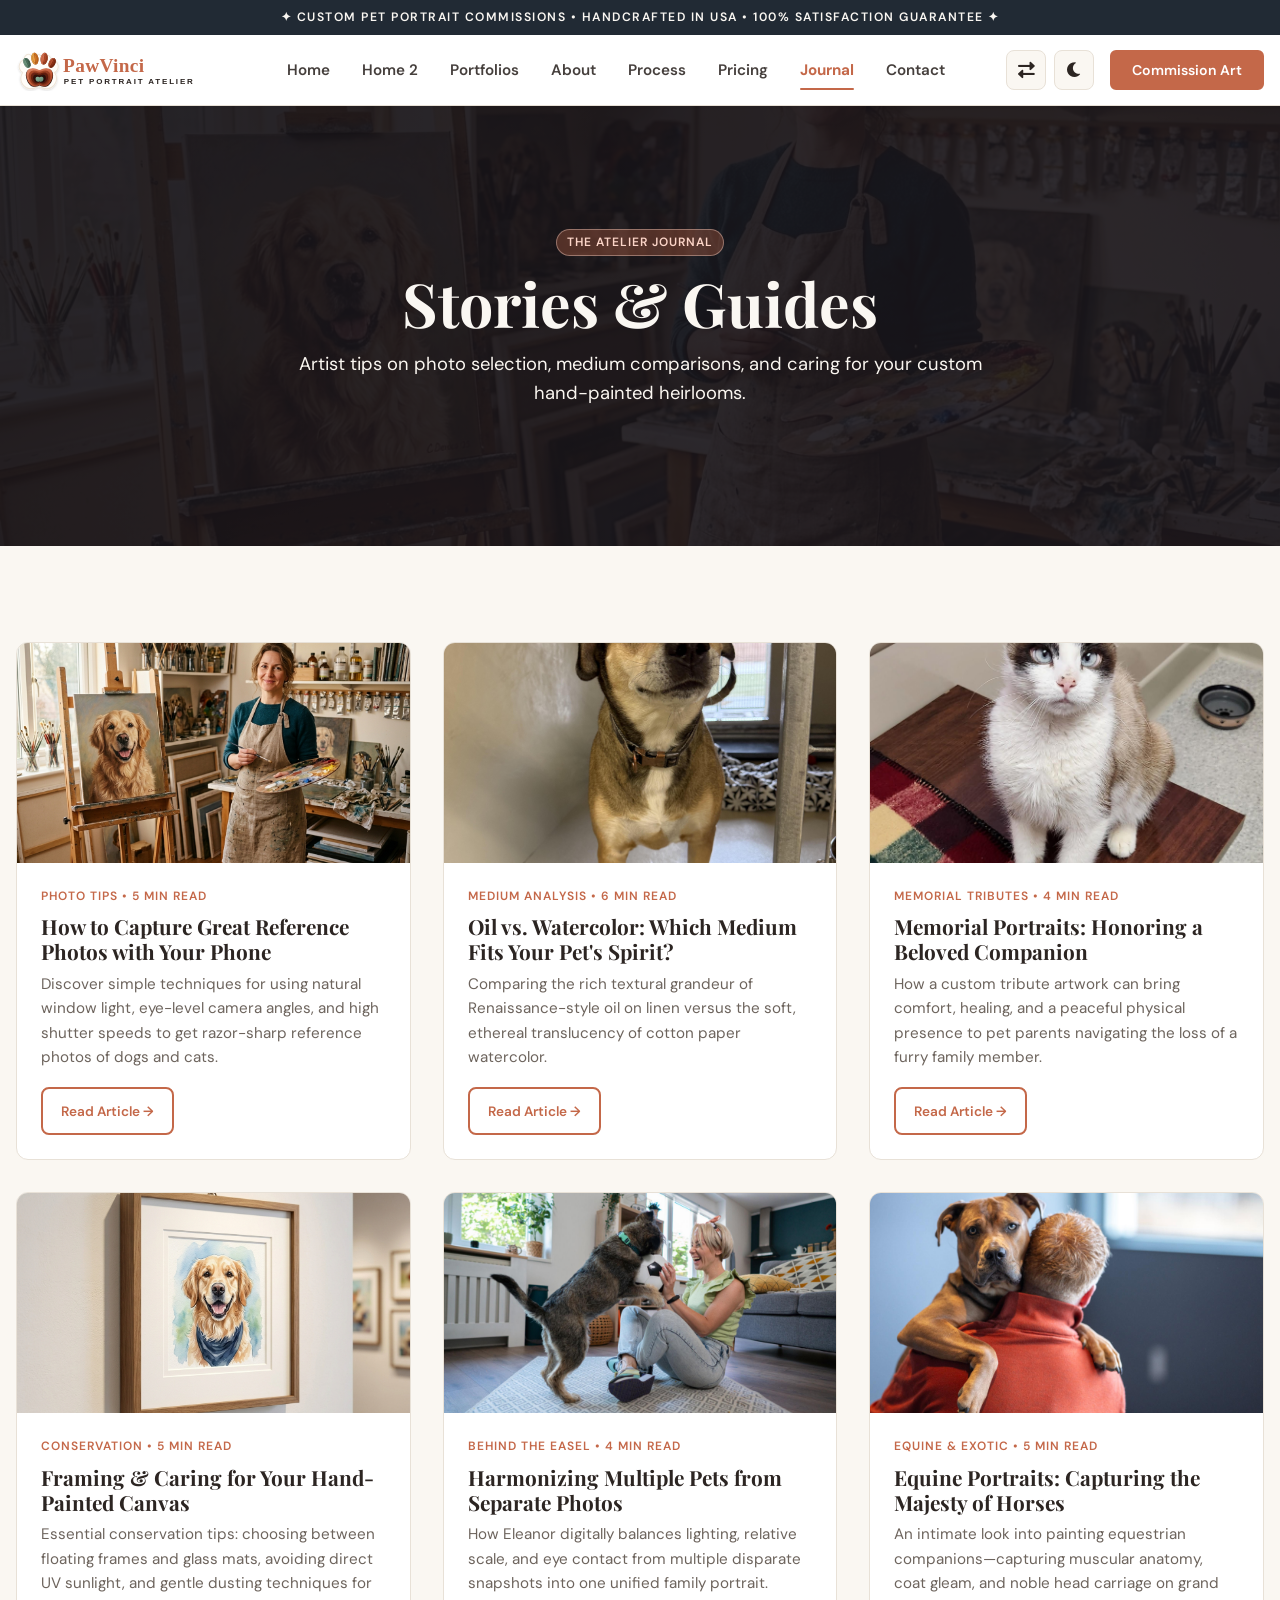
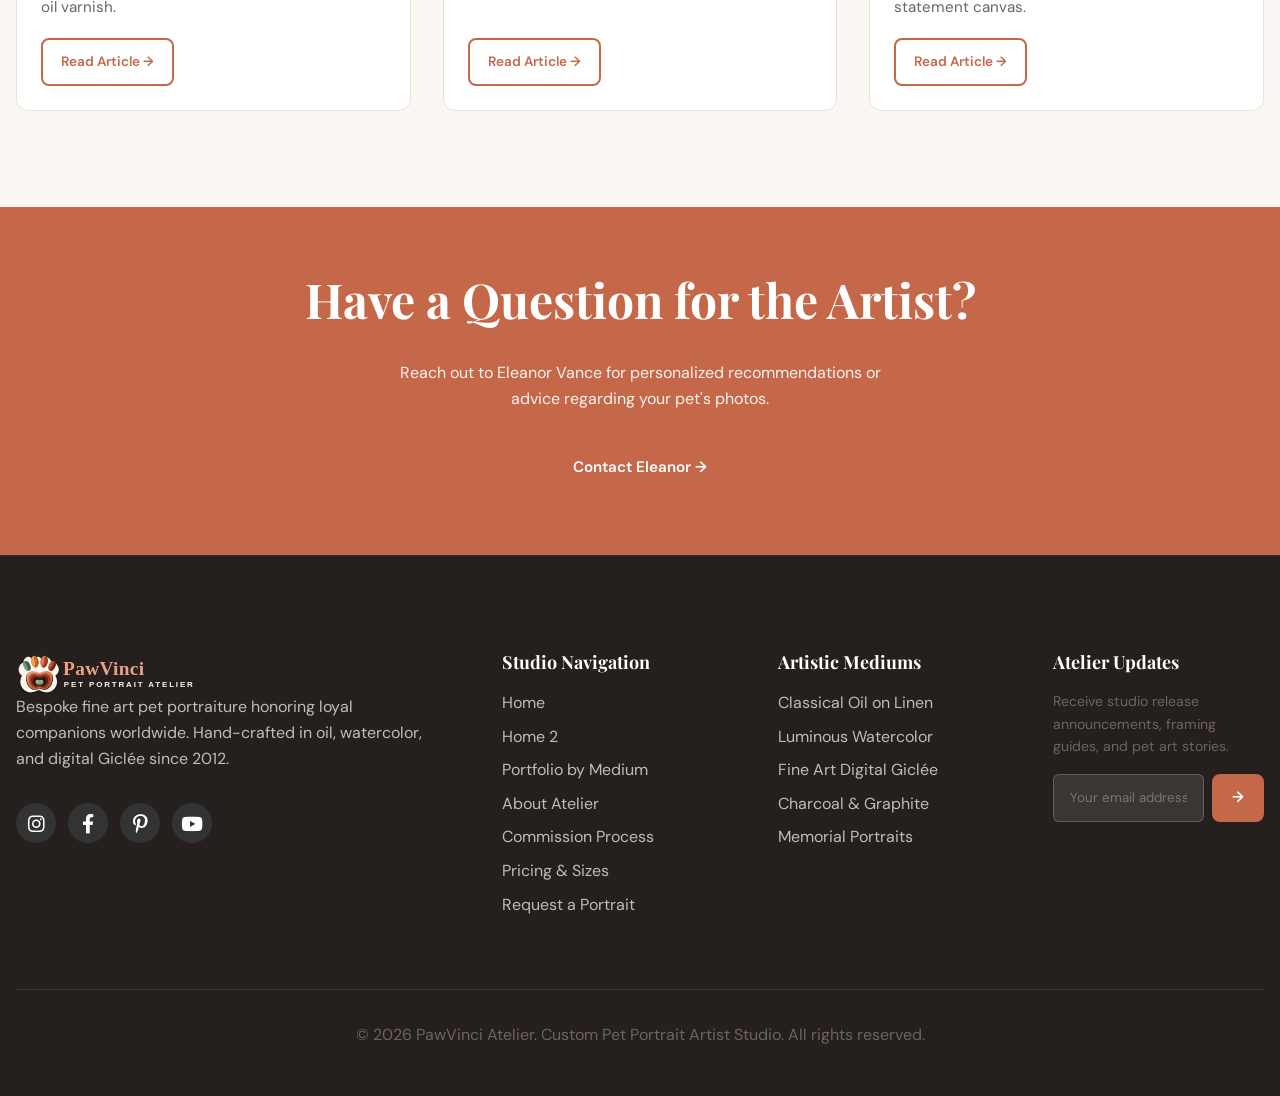
<file: blog.html>
<!DOCTYPE html>
<html lang="en" dir="ltr" data-theme="light">

<head>
  <meta charset="UTF-8">
  <meta name="viewport" content="width=device-width, initial-scale=1.0">
  <title>PawVinci Atelier | Journal & Pet Artistry Stories</title>
  <link rel="icon" type="image/svg+xml" href="assets/images/favicon.svg">
  <meta name="description" content="Articles, framing advice, and photo tips from custom pet portrait artist Eleanor Vance. Learn how to capture and preserve your pet's legacy.">
  <link
    href="https://fonts.googleapis.com/css2?family=Playfair+Display:ital,wght@0,400;0,600;0,700;1,400&family=DM+Sans:wght@300;400;500;600;700&display=swap"
    rel="stylesheet">
  <link rel="stylesheet" href="assets/css/style.css">
  <link rel="stylesheet" href="https://cdnjs.cloudflare.com/ajax/libs/font-awesome/6.0.0/css/all.min.css">
  <link rel="stylesheet" href="assets/css/rtl.css">
  <style>
    .gallery-tag-pill {
      display: inline-block;
      font-size: 0.75rem;
      font-weight: 600;
      text-transform: uppercase;
      letter-spacing: 1px;
      color: var(--primary);
      background: rgba(196, 104, 73, 0.12);
      padding: 3px 10px;
      border-radius: 20px;
      margin-bottom: 8px;
    }
    .blog-card {
      padding: 0;
      overflow: hidden;
      display: flex;
      flex-direction: column;
      border-radius: 12px;
      border: 1px solid var(--border-color);
      transition: transform 0.3s ease, border-color 0.3s ease, box-shadow 0.3s ease;
    }
    .blog-card:hover {
      transform: translateY(-5px);
      box-shadow: 0 12px 28px rgba(0,0,0,0.08);
      border-color: var(--card-hover-border);
    }
    .blog-img {
      width: 100%;
      height: 220px;
      object-fit: cover;
      display: block;
    }
    .blog-body {
      padding: 24px;
      display: flex;
      flex-direction: column;
      flex-grow: 1;
    }
    .blog-meta-badge {
      font-size: 0.75rem;
      font-weight: 600;
      color: var(--primary);
      text-transform: uppercase;
      letter-spacing: 1px;
      margin-bottom: 8px;
    }
  </style>
</head>

<body>
 
   <!-- Top Announcement Bar -->
   <div class="top-announcement-bar">
    <span>✦ Custom Pet Portrait Commissions &bull; Handcrafted in USA &bull; 100% Satisfaction Guarantee ✦</span>
  </div>

  <!-- Drawer Nav -->
  <div class="drawer-overlay"></div>
  <nav class="nav-drawer">
    <button class="drawer-close" aria-label="Close menu">&times;</button>
    <div class="drawer-links">
      <a href="index.html">Home</a>
      <a href="home2.html">Home 2</a>
      <a href="services.html">Portfolios</a>
      <a href="about.html">About</a>
      <a href="process.html">Process</a>
      <a href="pricing.html">Pricing</a>
      <a href="blog.html" class="active">Journal</a>
      <a href="contact.html">Contact</a>
    </div>
    <div class="drawer-actions">
      <div class="drawer-toggles">
        <button class="btn-icon rtl-toggle" aria-label="Toggle RTL" title="Toggle RTL"><i
            class="fa-solid fa-right-left"></i></button>
        <button class="btn-icon theme-toggle" aria-label="Toggle dark mode" title="Toggle Theme"><i
            class="fa-solid fa-moon"></i></button>
      </div>
      <a href="contact.html" class="btn btn-primary btn-full">Commission Art</a>
    </div>
  </nav>

  <!-- Main Nav -->
  <nav class="navbar">
    <div class="container">
      <a href="index.html" class="logo">
        <img src="assets/images/logo.svg" alt="PawVinci Pet Portrait Studio" style="height: 42px; width: auto;">
      </a>
      <div class="nav-links">
        <a href="index.html">Home</a>
        <a href="home2.html">Home 2</a>
        <a href="services.html">Portfolios</a>
        <a href="about.html">About</a>
        <a href="process.html">Process</a>
        <a href="pricing.html">Pricing</a>
        <a href="blog.html" class="active">Journal</a>
        <a href="contact.html">Contact</a>
      </div>
      <div class="nav-actions">
        <div class="nav-toggles">
          <button class="btn-icon rtl-toggle" aria-label="Toggle RTL" title="Toggle RTL"><i
              class="fa-solid fa-right-left"></i></button>
          <button class="btn-icon theme-toggle" aria-label="Toggle dark mode" title="Toggle Theme"><i
              class="fa-solid fa-moon"></i></button>
        </div>
        <div class="nav-cta-section">
          <a href="contact.html" class="btn btn-primary btn-nav">Commission Art</a>
        </div>
      </div>
      <button class="hamburger" aria-label="Open menu"><i class="fa-solid fa-bars"></i></button>
    </div>
  </nav>

  <!-- Section 1: Hero -->
  <section class="hero page-hero"
    style="background: linear-gradient(135deg, rgba(14, 14, 28, 0.82) 0%, rgba(26, 26, 46, 0.72) 100%),
           url('assets/images/artist-studio.jpg') center/cover no-repeat;
           min-height: 440px; height: 46vh; display: flex; align-items: center;">
    <div class="container">
      <div class="hero-content" style="max-width: 700px; margin: 0 auto; text-align: center;">
        <span class="gallery-tag-pill" style="background: rgba(196, 104, 73, 0.25); color: #F2B29B; margin-bottom: 12px;">The Atelier Journal</span>
        <h1 class="fade-in-up" style="transition-delay: 150ms;">Stories & Guides</h1>
        <p class="fade-in-up" style="transition-delay: 300ms; font-size: 1.15rem; color: #FAF6F0;">
          Artist tips on photo selection, medium comparisons, and caring for your custom hand-painted heirlooms.
        </p>
      </div>
    </div>
  </section>

  <!-- Section 2: Articles Grid -->
  <section class="section-padding">
    <div class="container">
      <div class="grid" style="grid-template-columns: repeat(auto-fit, minmax(320px, 1fr)); gap: 32px;">

        <!-- Article 1 -->
        <article class="card blog-card fade-in-up">
          <img src="assets/images/artist-studio.jpg" alt="Pet Photography Guide" class="blog-img">
          <div class="blog-body">
            <div class="blog-meta-badge">Photo Tips &bull; 5 Min Read</div>
            <h3 class="card-title" style="font-size: 1.3rem;">How to Capture Great Reference Photos with Your Phone</h3>
            <p style="color: var(--text-muted); font-size: 0.95rem; margin-bottom: 18px; flex-grow: 1;">
              Discover simple techniques for using natural window light, eye-level camera angles, and high shutter speeds to get razor-sharp reference photos of dogs and cats.
            </p>
            <a href="contact.html" class="btn btn-outline" style="padding: 8px 18px; font-size: 0.85rem; width: fit-content;">Read Article &rarr;</a>
          </div>
        </article>

        <!-- Article 2 -->
        <article class="card blog-card fade-in-up" style="transition-delay: 100ms;">
          <img src="assets/images/Luna.png" alt="Oil vs Watercolor Mediums" class="blog-img">
          <div class="blog-body">
            <div class="blog-meta-badge">Medium Analysis &bull; 6 Min Read</div>
            <h3 class="card-title" style="font-size: 1.3rem;">Oil vs. Watercolor: Which Medium Fits Your Pet's Spirit?</h3>
            <p style="color: var(--text-muted); font-size: 0.95rem; margin-bottom: 18px; flex-grow: 1;">
              Comparing the rich textural grandeur of Renaissance-style oil on linen versus the soft, ethereal translucency of cotton paper watercolor.
            </p>
            <a href="services.html" class="btn btn-outline" style="padding: 8px 18px; font-size: 0.85rem; width: fit-content;">Read Article &rarr;</a>
          </div>
        </article>

        <!-- Article 3 -->
        <article class="card blog-card fade-in-up" style="transition-delay: 200ms;">
          <img src="assets/images/Chloe.png" alt="Memorial Pet Portrait Tribute" class="blog-img">
          <div class="blog-body">
            <div class="blog-meta-badge">Memorial Tributes &bull; 4 Min Read</div>
            <h3 class="card-title" style="font-size: 1.3rem;">Memorial Portraits: Honoring a Beloved Companion</h3>
            <p style="color: var(--text-muted); font-size: 0.95rem; margin-bottom: 18px; flex-grow: 1;">
              How a custom tribute artwork can bring comfort, healing, and a peaceful physical presence to pet parents navigating the loss of a furry family member.
            </p>
            <a href="services.html#memorial" class="btn btn-outline" style="padding: 8px 18px; font-size: 0.85rem; width: fit-content;">Read Article &rarr;</a>
          </div>
        </article>

        <!-- Article 4 -->
        <article class="card blog-card fade-in-up">
          <img src="assets/images/matted-box-frame.jpg" alt="Art Conservation and Framing" class="blog-img">
          <div class="blog-body">
            <div class="blog-meta-badge">Conservation &bull; 5 Min Read</div>
            <h3 class="card-title" style="font-size: 1.3rem;">Framing & Caring for Your Hand-Painted Canvas</h3>
            <p style="color: var(--text-muted); font-size: 0.95rem; margin-bottom: 18px; flex-grow: 1;">
              Essential conservation tips: choosing between floating frames and glass mats, avoiding direct UV sunlight, and gentle dusting techniques for oil varnish.
            </p>
            <a href="pricing.html" class="btn btn-outline" style="padding: 8px 18px; font-size: 0.85rem; width: fit-content;">Read Article &rarr;</a>
          </div>
        </article>

        <!-- Article 5 -->
        <article class="card blog-card fade-in-up" style="transition-delay: 100ms;">
          <img src="assets/images/ENDLESS JOY.png" alt="Multi-Pet Art Compositions" class="blog-img">
          <div class="blog-body">
            <div class="blog-meta-badge">Behind the Easel &bull; 4 Min Read</div>
            <h3 class="card-title" style="font-size: 1.3rem;">Harmonizing Multiple Pets from Separate Photos</h3>
            <p style="color: var(--text-muted); font-size: 0.95rem; margin-bottom: 18px; flex-grow: 1;">
              How Eleanor digitally balances lighting, relative scale, and eye contact from multiple disparate snapshots into one unified family portrait.
            </p>
            <a href="process.html" class="btn btn-outline" style="padding: 8px 18px; font-size: 0.85rem; width: fit-content;">Read Article &rarr;</a>
          </div>
        </article>

        <!-- Article 6 -->
        <article class="card blog-card fade-in-up" style="transition-delay: 200ms;">
          <img src="assets/images/UNCONDITIONAL LOVE.png" alt="Equine & Exotic Pet Portraits" class="blog-img">
          <div class="blog-body">
            <div class="blog-meta-badge">Equine & Exotic &bull; 5 Min Read</div>
            <h3 class="card-title" style="font-size: 1.3rem;">Equine Portraits: Capturing the Majesty of Horses</h3>
            <p style="color: var(--text-muted); font-size: 0.95rem; margin-bottom: 18px; flex-grow: 1;">
              An intimate look into painting equestrian companions—capturing muscular anatomy, coat gleam, and noble head carriage on grand statement canvas.
            </p>
            <a href="services.html" class="btn btn-outline" style="padding: 8px 18px; font-size: 0.85rem; width: fit-content;">Read Article &rarr;</a>
          </div>
        </article>

      </div>
    </div>
  </section>

  <!-- CTA Banner -->
  <section class="cta-banner fade-in-up">
    <div class="container" style="display: flex; flex-direction: column; align-items: center; text-align: center;">
      <h2>Have a Question for the Artist?</h2>
      <p class="mb-6" style="max-width: 500px; color: rgba(255,255,255,0.92);">Reach out to Eleanor Vance for personalized recommendations or advice regarding your pet's photos.</p>
      <a href="contact.html" class="btn" style="background: var(--primary); color: #fff; font-weight: 600;">Contact Eleanor &rarr;</a>
    </div>
  </section>

  <!-- Footer -->
  <footer class="footer">
    <div class="container">
      <div class="footer-grid fade-in-up">
        <div style="text-align: inherit;">
          <a href="index.html" class="logo">
            <img src="assets/images/logo-dark.svg" alt="PawVinci Pet Portrait Studio" style="height: 42px; width: auto;">
          </a>
          <p class="footer-desc">Bespoke fine art pet portraiture honoring loyal companions worldwide. Hand-crafted in oil, watercolor, and digital Giclée since 2012.</p>
          <div class="social-icons">
            <a href="#" class="social-icon instagram" aria-label="Instagram"><i class="fab fa-instagram"></i></a>
            <a href="#" class="social-icon facebook" aria-label="Facebook"><i class="fab fa-facebook-f"></i></a>
            <a href="#" class="social-icon pinterest" aria-label="Pinterest"><i class="fab fa-pinterest-p"></i></a>
            <a href="#" class="social-icon youtube" aria-label="YouTube"><i class="fab fa-youtube"></i></a>
          </div>
        </div>
        <div>
          <h4 class="footer-heading">Studio Navigation</h4>
          <ul class="footer-links">
            <li><a href="index.html">Home</a></li>
            <li><a href="home2.html">Home 2</a></li>
            <li><a href="services.html">Portfolio by Medium</a></li>
            <li><a href="about.html">About Atelier</a></li>
            <li><a href="process.html">Commission Process</a></li>
            <li><a href="pricing.html">Pricing & Sizes</a></li>
            <li><a href="contact.html">Request a Portrait</a></li>
          </ul>
        </div>
        <div>
          <h4 class="footer-heading">Artistic Mediums</h4>
          <ul class="footer-links">
            <li><a href="services.html#oil">Classical Oil on Linen</a></li>
            <li><a href="services.html#watercolor">Luminous Watercolor</a></li>
            <li><a href="services.html#digital">Fine Art Digital Giclée</a></li>
            <li><a href="services.html#charcoal">Charcoal & Graphite</a></li>
            <li><a href="services.html#memorial">Memorial Portraits</a></li>
          </ul>
        </div>
        <div>
          <h4 class="footer-heading">Atelier Updates</h4>
          <p style="font-size: 0.88rem; color: var(--text-muted); margin-bottom: 12px;">Receive studio release announcements, framing guides, and pet art stories.</p>
          <form class="newsletter-form">
            <input type="email" class="form-control" placeholder="Your email address" required>
            <button type="submit" class="btn btn-primary" style="padding: 12px 18px;" aria-label="Subscribe">&rarr;</button>
          </form>
        </div>
      </div>
      <div class="footer-bottom fade-in-up">
        <p>&copy; 2026 PawVinci Atelier. Custom Pet Portrait Artist Studio. All rights reserved.</p>
      </div>
    </div>
  </footer>

  <button class="back-to-top" aria-label="Back to top">↑</button>
  <script src="assets/js/main.js"></script>
</body>

</html>
</file>
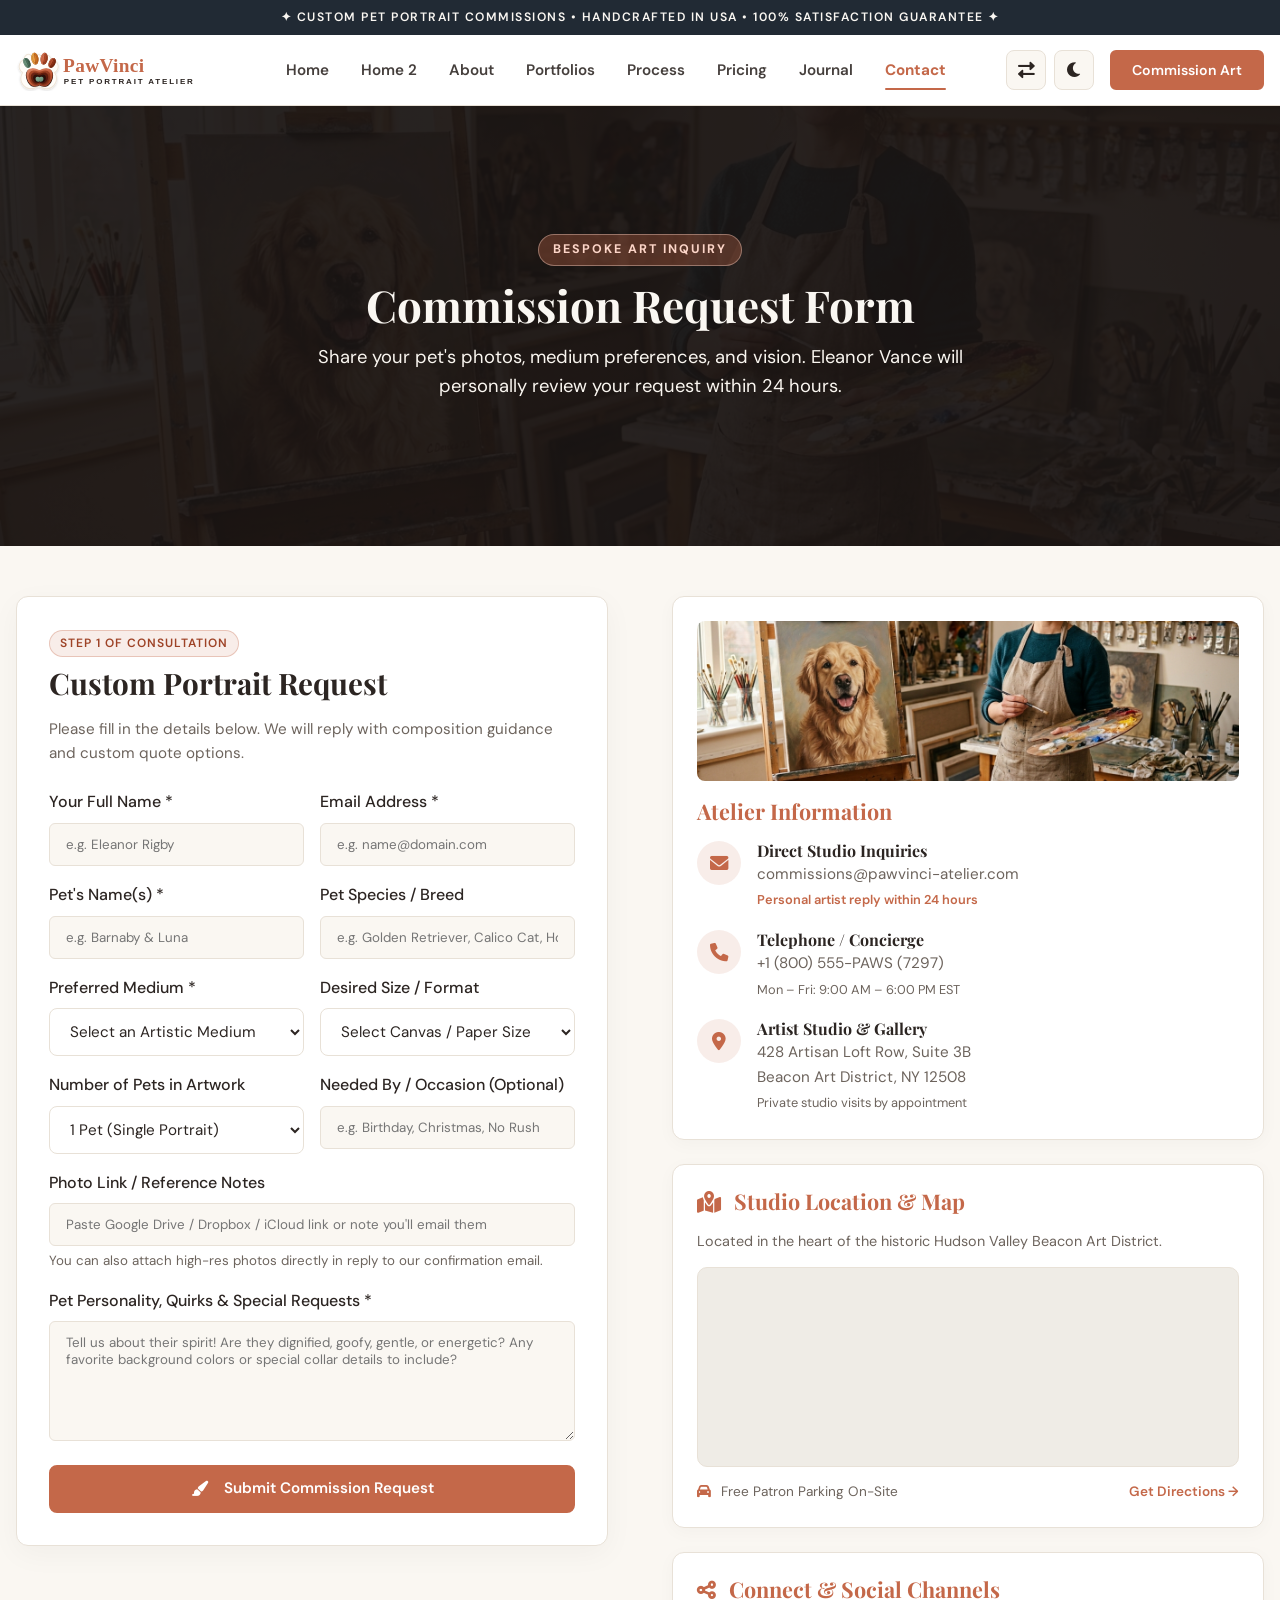
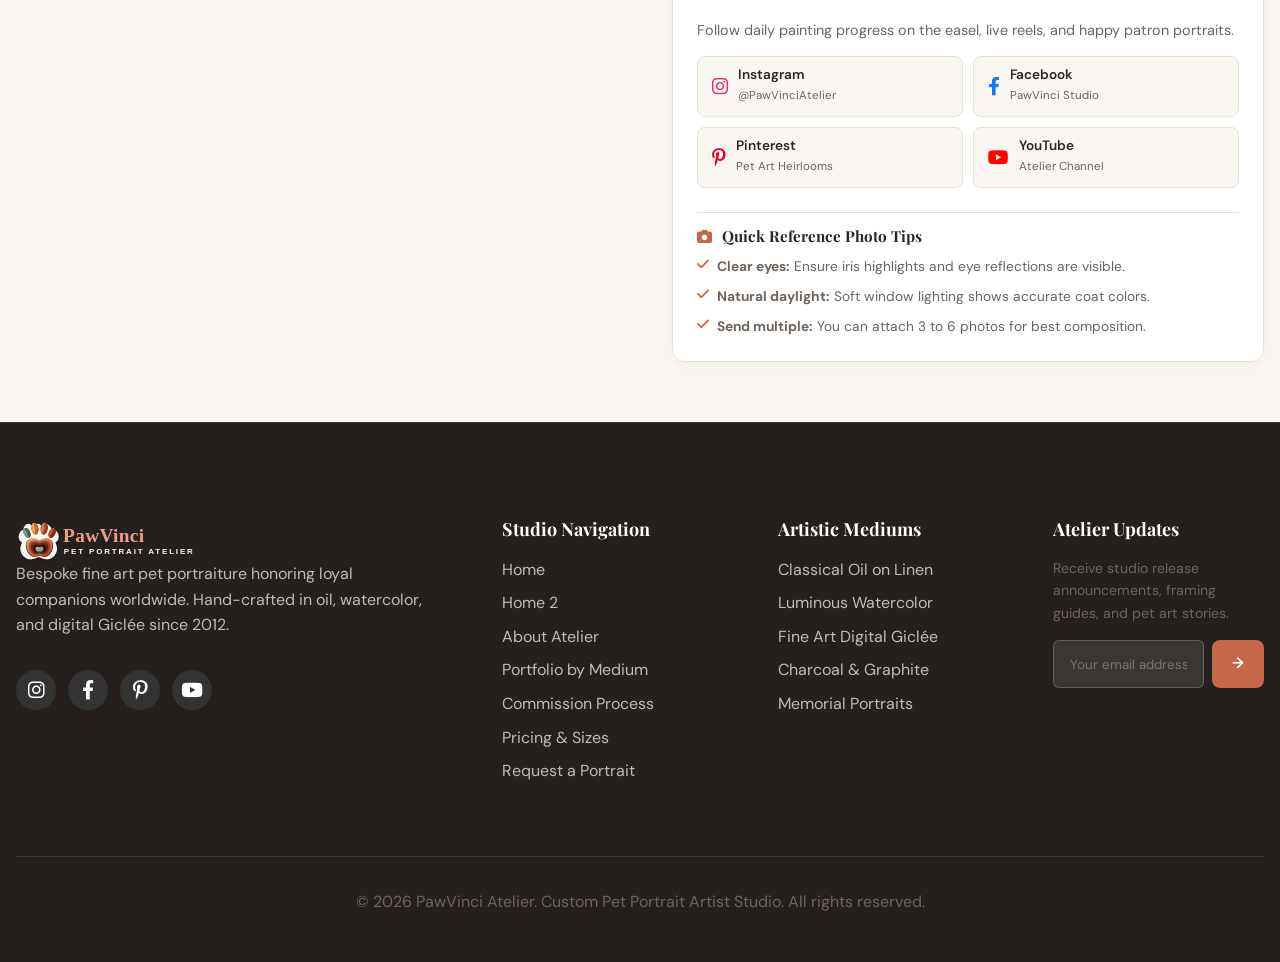
<file: contact.html>
<!DOCTYPE html>
<html lang="en" dir="ltr" data-theme="light">

<head>
  <meta charset="UTF-8">
  <meta name="viewport" content="width=device-width, initial-scale=1.0">
  <title>PawVinci Atelier | Custom Commission Request & Contact</title>
  <link rel="icon" type="image/svg+xml" href="assets/images/favicon.svg">
  <meta name="description" content="Request a custom fine art pet portrait commission. Fill out our detailed commission request form with your pet's photo and preferences.">
  <link
    href="https://fonts.googleapis.com/css2?family=Playfair+Display:ital,wght@0,400;0,600;0,700;1,400&family=DM+Sans:wght@300;400;500;600;700&display=swap"
    rel="stylesheet">
  <link rel="stylesheet" href="assets/css/style.css">
  <link rel="stylesheet" href="https://cdnjs.cloudflare.com/ajax/libs/font-awesome/6.0.0/css/all.min.css">
  <link rel="stylesheet" href="assets/css/rtl.css">
  <style>
    .gallery-tag-pill {
      display: inline-block;
      font-size: 0.75rem;
      font-weight: 600;
      text-transform: uppercase;
      letter-spacing: 1px;
      color: var(--primary);
      background: rgba(196, 104, 73, 0.12);
      padding: 3px 10px;
      border-radius: 20px;
      margin-bottom: 8px;
    }
    .form-row {
      display: grid;
      grid-template-columns: 1fr 1fr;
      gap: 16px;
    }
    @media (max-width: 600px) {
      .form-row {
        grid-template-columns: 1fr;
      }
    }
    .form-select, select.form-control {
      width: 100%;
      padding: 12px 16px;
      border: 1px solid var(--border-color);
      border-radius: 8px;
      background-color: var(--surface-color);
      color: var(--text-color);
      font-family: var(--font-body);
      font-size: 0.95rem;
      outline: none;
      transition: border-color 0.2s;
    }
    .form-select:focus, select.form-control:focus {
      border-color: var(--primary);
    }
    .form-select option, select.form-control option {
      background-color: var(--surface-color);
      color: var(--text-color);
      padding: 8px 12px;
    }
    [data-theme="dark"] .form-select,
    [data-theme="dark"] select.form-control {
      background-color: #25201D !important;
      color: #FAF6F0 !important;
      border-color: #4A3E39 !important;
    }
    [data-theme="dark"] .form-select option,
    [data-theme="dark"] select.form-control option {
      background-color: #25201D !important;
      color: #FAF6F0 !important;
    }
    .contact-grid {
      display: grid;
      grid-template-columns: 1fr 1fr;
      gap: var(--spacing-8);
      align-items: start !important;
    }
    .contact-info-card {
      background: var(--surface-color);
      border: 1px solid var(--border-color);
      border-radius: 12px;
      padding: 24px;
      margin-bottom: 24px;
      box-shadow: 0 4px 18px rgba(0, 0, 0, 0.03);
      display: flex;
      flex-direction: column;
    }
    .contact-info-card:last-child {
      margin-bottom: 0;
    }
    .contact-info-item {
      display: flex;
      gap: 16px;
      align-items: flex-start;
      margin-bottom: 18px;
    }
    .contact-info-item:last-child {
      margin-bottom: 0;
    }
    .contact-icon-box {
      width: 44px;
      height: 44px;
      border-radius: 50%;
      background: rgba(196, 104, 73, 0.12);
      color: var(--primary);
      display: flex;
      align-items: center;
      justify-content: center;
      font-size: 1.15rem;
      flex-shrink: 0;
    }
    .map-frame-wrapper {
      position: relative;
      width: 100%;
      height: 200px;
      border-radius: 10px;
      overflow: hidden;
      border: 1px solid var(--border-color);
      margin-bottom: 14px;
      background: #EFECE6;
    }
    .map-frame-wrapper iframe {
      width: 100%;
      height: 100%;
      border: 0;
    }
    .social-links-grid {
      display: grid;
      grid-template-columns: 1fr 1fr;
      gap: 10px;
      margin-bottom: 18px;
    }
    .social-btn-card {
      display: flex;
      align-items: center;
      gap: 10px;
      padding: 10px 14px;
      border-radius: 8px;
      border: 1px solid var(--border-color);
      background: var(--bg-color);
      color: var(--text-color);
      text-decoration: none;
      font-size: 0.88rem;
      font-weight: 600;
      transition: all 0.25s ease;
    }
    .social-btn-card:hover {
      background: var(--surface-color);
      border-color: var(--primary);
      color: var(--primary);
      transform: translateY(-2px);
      box-shadow: 0 4px 12px rgba(196, 104, 73, 0.15);
    }
    .social-btn-card i {
      font-size: 1.15rem;
    }
    .social-btn-card.instagram i { color: #E1306C; }
    .social-btn-card.facebook i { color: #1877F2; }
    .social-btn-card.pinterest i { color: #E60023; }
    .social-btn-card.youtube i { color: #FF0000; }

    .contact-form-card {
      background: var(--surface-color);
      padding: var(--spacing-6);
      border: 1px solid var(--border-color);
      border-radius: 12px;
      box-shadow: 0 8px 30px rgba(0,0,0,0.04);
    }
    @media (max-width: 600px) {
      .contact-form-card {
        padding: 20px 16px;
      }
      .contact-info-card {
        padding: 18px 16px;
      }
    }
    @media (max-width: 400px) {
      .social-links-grid {
        grid-template-columns: 1fr;
      }
      .contact-form-card {
        padding: 16px 12px;
      }
      .contact-info-item {
        gap: 12px;
      }
    }
  </style>
</head>

<body>
 
   <!-- Top Announcement Bar -->
   <div class="top-announcement-bar">
    <span>✦ Custom Pet Portrait Commissions &bull; Handcrafted in USA &bull; 100% Satisfaction Guarantee ✦</span>
  </div>

  <!-- Drawer Nav -->
  <div class="drawer-overlay"></div>
  <nav class="nav-drawer">
    <button class="drawer-close" aria-label="Close menu">&times;</button>
    <div class="drawer-links">
      <a href="index.html">Home</a>
      <a href="home2.html">Home 2</a>
      <a href="about.html">About</a>
      <a href="services.html">Portfolios</a>
      <a href="process.html">Process</a>
      <a href="pricing.html">Pricing</a>
      <a href="blog.html">Journal</a>
      <a href="contact.html" class="active">Contact</a>
    </div>
    <div class="drawer-actions">
      <div class="drawer-toggles">
        <button class="btn-icon rtl-toggle" aria-label="Toggle RTL" title="Toggle RTL"><i
            class="fa-solid fa-right-left"></i></button>
        <button class="btn-icon theme-toggle" aria-label="Toggle dark mode" title="Toggle Theme"><i
            class="fa-solid fa-moon"></i></button>
      </div>
      <a href="contact.html" class="btn btn-primary btn-full">Commission Art</a>
    </div>
  </nav>

  <!-- Main Nav -->
  <nav class="navbar">
    <div class="container">
      <a href="index.html" class="logo">
        <img src="assets/images/logo.svg" alt="PawVinci Pet Portrait Studio" style="height: 42px; width: auto;">
      </a>
      <div class="nav-links">
        <a href="index.html">Home</a>
        <a href="home2.html">Home 2</a>
        <a href="about.html">About</a>
        <a href="services.html">Portfolios</a>
        <a href="process.html">Process</a>
        <a href="pricing.html">Pricing</a>
        <a href="blog.html">Journal</a>
        <a href="contact.html" class="active">Contact</a>
      </div>
      <div class="nav-actions">
        <div class="nav-toggles">
          <button class="btn-icon rtl-toggle" aria-label="Toggle RTL" title="Toggle RTL"><i
              class="fa-solid fa-right-left"></i></button>
          <button class="btn-icon theme-toggle" aria-label="Toggle dark mode" title="Toggle Theme"><i
              class="fa-solid fa-moon"></i></button>
        </div>
        <div class="nav-cta-section">
          <a href="contact.html" class="btn btn-primary btn-nav">Commission Art</a>
        </div>
      </div>
      <button class="hamburger" aria-label="Open menu"><i class="fa-solid fa-bars"></i></button>
    </div>
  </nav>

  <!-- Section 1: Hero (Standardized Height & Relevant Studio Background) -->
  <header class="hero page-hero"
    style="background: linear-gradient(135deg, rgba(20, 16, 14, 0.82) 0%, rgba(28, 22, 19, 0.84) 100%),
           url('assets/images/artist-studio.jpg') center/cover no-repeat;">
    <div class="container">
      <div class="hero-content">
        <span class="collection-eyebrow" style="margin-bottom: 14px;">Bespoke Art Inquiry</span>
        <h1 class="fade-in-up" style="transition-delay: 150ms; font-size: clamp(1.75rem, 6vw, 2.75rem); word-break: break-word;">Commission Request Form</h1>
        <p class="fade-in-up" style="transition-delay: 300ms; font-size: 1.15rem; color: #FAF6F0;">
          Share your pet's photos, medium preferences, and vision. Eleanor Vance will personally review your request within 24 hours.
        </p>
      </div>
    </div>
  </header>

  <!-- Section 2: Contact Form & Info -->
  <section class="section-padding" style="padding: 50px 0 60px;">
    <div class="container">
      <div class="contact-grid">

        <!-- Form Area (Left) -->
        <div class="fade-in-up contact-form-card">
          <span class="gallery-tag-pill">Step 1 of Consultation</span>
          <h2 class="mb-4" style="font-size: 1.85rem;">Custom Portrait Request</h2>
          <p style="color: var(--text-muted); font-size: 0.95rem; margin-bottom: 24px;">Please fill in the details below. We will reply with composition guidance and custom quote options.</p>
          
          <form id="contact-form">
            
            <!-- Parent Info -->
            <div class="form-row">
              <div class="form-group">
                <label for="name" class="form-label">Your Full Name *</label>
                <input type="text" id="name" class="form-control" placeholder="e.g. Eleanor Rigby" required>
                <span class="error-msg" id="name-error">Please enter your full name.</span>
              </div>
              <div class="form-group">
                <label for="email" class="form-label">Email Address *</label>
                <input type="email" id="email" class="form-control" placeholder="e.g. name@domain.com" required>
                <span class="error-msg" id="email-error">Please enter a valid email address.</span>
              </div>
            </div>

            <!-- Pet Name & Species -->
            <div class="form-row">
              <div class="form-group">
                <label for="pet-name" class="form-label">Pet's Name(s) *</label>
                <input type="text" id="pet-name" class="form-control" placeholder="e.g. Barnaby & Luna" required>
              </div>
              <div class="form-group">
                <label for="pet-type" class="form-label">Pet Species / Breed</label>
                <input type="text" id="pet-type" class="form-control" placeholder="e.g. Golden Retriever, Calico Cat, Horse">
              </div>
            </div>

            <!-- Medium & Canvas Size -->
            <div class="form-row">
              <div class="form-group">
                <label for="preferred-medium" class="form-label">Preferred Medium *</label>
                <select id="preferred-medium" class="form-control" required>
                  <option value="" disabled selected>Select an Artistic Medium</option>
                  <option value="oil">Classical Oil on Linen ($495+)</option>
                  <option value="watercolor">Luminous Watercolor ($249+)</option>
                  <option value="digital">Digital Fine Art Giclée ($195+)</option>
                  <option value="charcoal">Charcoal & Graphite ($225+)</option>
                  <option value="memorial">Memorial Tribute Portrait ($249+)</option>
                  <option value="unsure">Not sure yet (Need artist advice)</option>
                </select>
              </div>
              <div class="form-group">
                <label for="canvas-size" class="form-label">Desired Size / Format</label>
                <select id="canvas-size" class="form-control">
                  <option value="" disabled selected>Select Canvas / Paper Size</option>
                  <option value="8x10">Mini Keepsake (8" &times; 10")</option>
                  <option value="12x16">Classic (12" &times; 16")</option>
                  <option value="16x20">Large Classic (16" &times; 20")</option>
                  <option value="18x24">Grand Masterpiece (18" &times; 24")</option>
                  <option value="24x36">Statement Canvas (24" &times; 36")</option>
                  <option value="custom">Custom Size / Not sure</option>
                </select>
              </div>
            </div>

            <!-- Number of Pets & Occasion / Timeline -->
            <div class="form-row">
              <div class="form-group">
                <label for="num-pets" class="form-label">Number of Pets in Artwork</label>
                <select id="num-pets" class="form-control">
                  <option value="1">1 Pet (Single Portrait)</option>
                  <option value="2">2 Pets (Duo Composition)</option>
                  <option value="3">3 Pets (Trio)</option>
                  <option value="4+">4+ Pets (Family Group)</option>
                </select>
              </div>
              <div class="form-group">
                <label for="target-date" class="form-label">Needed By / Occasion (Optional)</label>
                <input type="text" id="target-date" class="form-control" placeholder="e.g. Birthday, Christmas, No Rush">
              </div>
            </div>

            <!-- Photo Upload Link / Notes -->
            <div class="form-group">
              <label for="photo-notes" class="form-label">Photo Link / Reference Notes</label>
              <input type="text" id="photo-notes" class="form-control" placeholder="Paste Google Drive / Dropbox / iCloud link or note you'll email them">
              <small style="color: var(--text-muted); display: block; margin-top: 4px;">You can also attach high-res photos directly in reply to our confirmation email.</small>
            </div>

            <!-- Message & Personality Details -->
            <div class="form-group">
              <label for="message" class="form-label">Pet Personality, Quirks & Special Requests *</label>
              <textarea id="message" rows="4" class="form-control"
                placeholder="Tell us about their spirit! Are they dignified, goofy, gentle, or energetic? Any favorite background colors or special collar details to include?" required></textarea>
              <span class="error-msg" id="message-error">Please describe your pet and commission vision.</span>
            </div>

            <button type="submit" class="btn btn-primary btn-full">
              <i class="fa-solid fa-paintbrush" style="margin-right: 8px;"></i> Submit Commission Request
            </button>
          </form>
        </div>

        <!-- Info Area (Right) -->
        <div class="fade-in-up" style="transition-delay: 150ms;">
          
          <!-- Card 1: Atelier Information -->
          <div class="contact-info-card">
            <div style="height: 160px; border-radius: 8px; overflow: hidden; margin-bottom: 18px;">
              <img src="assets/images/artist-studio.jpg" alt="PawVinci Artist Studio" style="width: 100%; height: 100%; object-fit: cover;">
            </div>
            <h3 class="mb-4" style="font-size: 1.35rem; color: var(--primary);">Atelier Information</h3>
            
            <div class="contact-info-item">
              <div class="contact-icon-box"><i class="fa-solid fa-envelope"></i></div>
              <div>
                <h5 style="margin-bottom: 2px; font-size: 1rem;">Direct Studio Inquiries</h5>
                <p style="font-size: 0.95rem; color: var(--text-muted); margin: 0;">commissions@pawvinci-atelier.com</p>
                <span style="font-size: 0.8rem; color: var(--primary); font-weight: 600;">Personal artist reply within 24 hours</span>
              </div>
            </div>

            <div class="contact-info-item">
              <div class="contact-icon-box"><i class="fa-solid fa-phone"></i></div>
              <div>
                <h5 style="margin-bottom: 2px; font-size: 1rem;">Telephone / Concierge</h5>
                <p style="font-size: 0.95rem; color: var(--text-muted); margin: 0;">+1 (800) 555-PAWS (7297)</p>
                <span style="font-size: 0.8rem; color: var(--text-muted);">Mon &ndash; Fri: 9:00 AM &ndash; 6:00 PM EST</span>
              </div>
            </div>

            <div class="contact-info-item">
              <div class="contact-icon-box"><i class="fa-solid fa-location-dot"></i></div>
              <div>
                <h5 style="margin-bottom: 2px; font-size: 1rem;">Artist Studio &amp; Gallery</h5>
                <p style="font-size: 0.95rem; color: var(--text-muted); margin: 0;">428 Artisan Loft Row, Suite 3B<br>Beacon Art District, NY 12508</p>
                <span style="font-size: 0.8rem; color: var(--text-muted);">Private studio visits by appointment</span>
              </div>
            </div>
          </div>

          <!-- Card 2: Interactive Studio Map -->
          <div class="contact-info-card">
            <h3 class="mb-3" style="font-size: 1.35rem; color: var(--primary);">
              <i class="fa-solid fa-map-location-dot" style="margin-right: 8px;"></i> Studio Location &amp; Map
            </h3>
            <p style="font-size: 0.9rem; color: var(--text-muted); margin-bottom: 14px;">
              Located in the heart of the historic Hudson Valley Beacon Art District.
            </p>
            
            <div class="map-frame-wrapper">
              <iframe 
                src="https://www.google.com/maps/embed?pb=!1m18!1m12!1m3!1d48348.66597750346!2d-73.98709549999999!3d41.5048195!2m3!1f0!2f0!3f0!3m2!1i1024!2i768!4f13.1!3m3!1m2!1s0x89dd3365922e4d0d%3A0xc3ce1a5d6df99395!2sBeacon%2C%20NY!5e0!3m2!1sen!2sus!4v1700000000000!5m2!1sen!2sus" 
                title="PawVinci Atelier Studio Location Map" 
                allowfullscreen="" 
                loading="lazy" 
                referrerpolicy="no-referrer-when-downgrade">
              </iframe>
            </div>

            <div style="display: flex; justify-content: space-between; align-items: center; font-size: 0.85rem;">
              <span style="color: var(--text-muted);"><i class="fa-solid fa-car" style="color: var(--primary); margin-right: 6px;"></i> Free Patron Parking On-Site</span>
              <a href="https://maps.google.com/?q=Beacon+Art+District+NY" target="_blank" rel="noopener" style="color: var(--primary); font-weight: 600; text-decoration: none;">Get Directions &rarr;</a>
            </div>
          </div>

          <!-- Card 3: Social Channels & Photo Tips -->
          <div class="contact-info-card">
            <h3 class="mb-3" style="font-size: 1.35rem; color: var(--primary);">
              <i class="fa-solid fa-share-nodes" style="margin-right: 8px;"></i> Connect &amp; Social Channels
            </h3>
            <p style="font-size: 0.9rem; color: var(--text-muted); margin-bottom: 14px;">
              Follow daily painting progress on the easel, live reels, and happy patron portraits.
            </p>

            <div class="social-links-grid">
              <a href="#" class="social-btn-card instagram" aria-label="Instagram">
                <i class="fa-brands fa-instagram"></i>
                <div>
                  <div style="font-size: 0.85rem; line-height: 1.2;">Instagram</div>
                  <span style="font-size: 0.72rem; color: var(--text-muted); font-weight: normal;">@PawVinciAtelier</span>
                </div>
              </a>
              <a href="#" class="social-btn-card facebook" aria-label="Facebook">
                <i class="fa-brands fa-facebook-f"></i>
                <div>
                  <div style="font-size: 0.85rem; line-height: 1.2;">Facebook</div>
                  <span style="font-size: 0.72rem; color: var(--text-muted); font-weight: normal;">PawVinci Studio</span>
                </div>
              </a>
              <a href="#" class="social-btn-card pinterest" aria-label="Pinterest">
                <i class="fa-brands fa-pinterest-p"></i>
                <div>
                  <div style="font-size: 0.85rem; line-height: 1.2;">Pinterest</div>
                  <span style="font-size: 0.72rem; color: var(--text-muted); font-weight: normal;">Pet Art Heirlooms</span>
                </div>
              </a>
              <a href="#" class="social-btn-card youtube" aria-label="YouTube">
                <i class="fa-brands fa-youtube"></i>
                <div>
                  <div style="font-size: 0.85rem; line-height: 1.2;">YouTube</div>
                  <span style="font-size: 0.72rem; color: var(--text-muted); font-weight: normal;">Atelier Channel</span>
                </div>
              </a>
            </div>

            <div style="border-top: 1px solid var(--border-color); padding-top: 14px; margin-top: 6px;">
              <h5 style="font-size: 0.95rem; margin-bottom: 10px; color: var(--text-color);">
                <i class="fa-solid fa-camera" style="color: var(--primary); margin-right: 6px;"></i> Quick Reference Photo Tips
              </h5>
              <ul style="list-style: none; padding: 0; margin: 0;">
                <li style="margin-bottom: 8px; font-size: 0.86rem; display: flex; gap: 8px; color: var(--text-muted);">
                  <i class="fa-solid fa-check" style="color: var(--primary); margin-top: 3px;"></i>
                  <span><strong>Clear eyes:</strong> Ensure iris highlights and eye reflections are visible.</span>
                </li>
                <li style="margin-bottom: 8px; font-size: 0.86rem; display: flex; gap: 8px; color: var(--text-muted);">
                  <i class="fa-solid fa-check" style="color: var(--primary); margin-top: 3px;"></i>
                  <span><strong>Natural daylight:</strong> Soft window lighting shows accurate coat colors.</span>
                </li>
                <li style="font-size: 0.86rem; display: flex; gap: 8px; color: var(--text-muted);">
                  <i class="fa-solid fa-check" style="color: var(--primary); margin-top: 3px;"></i>
                  <span><strong>Send multiple:</strong> You can attach 3 to 6 photos for best composition.</span>
                </li>
              </ul>
            </div>

          </div>

        </div>

      </div>
    </div>
  </section>

  <!-- Footer -->
  <footer class="footer">
    <div class="container">
      <div class="footer-grid fade-in-up">
        <div style="text-align: inherit;">
          <a href="index.html" class="logo">
            <img src="assets/images/logo-dark.svg" alt="PawVinci Pet Portrait Studio" style="height: 42px; width: auto;">
          </a>
          <p class="footer-desc">Bespoke fine art pet portraiture honoring loyal companions worldwide. Hand-crafted in oil, watercolor, and digital Giclée since 2012.</p>
          <div class="social-icons">
            <a href="#" class="social-icon instagram" aria-label="Instagram"><i class="fab fa-instagram"></i></a>
            <a href="#" class="social-icon facebook" aria-label="Facebook"><i class="fab fa-facebook-f"></i></a>
            <a href="#" class="social-icon pinterest" aria-label="Pinterest"><i class="fab fa-pinterest-p"></i></a>
            <a href="#" class="social-icon youtube" aria-label="YouTube"><i class="fab fa-youtube"></i></a>
          </div>
        </div>
        <div>
          <h4 class="footer-heading">Studio Navigation</h4>
          <ul class="footer-links">
            <li><a href="index.html">Home</a></li>
            <li><a href="home2.html">Home 2</a></li>
            <li><a href="about.html">About Atelier</a></li>
            <li><a href="services.html">Portfolio by Medium</a></li>
            <li><a href="process.html">Commission Process</a></li>
            <li><a href="pricing.html">Pricing &amp; Sizes</a></li>
            <li><a href="contact.html">Request a Portrait</a></li>
          </ul>
        </div>
        <div>
          <h4 class="footer-heading">Artistic Mediums</h4>
          <ul class="footer-links">
            <li><a href="services.html#oil">Classical Oil on Linen</a></li>
            <li><a href="services.html#watercolor">Luminous Watercolor</a></li>
            <li><a href="services.html#digital">Fine Art Digital Giclée</a></li>
            <li><a href="services.html#charcoal">Charcoal & Graphite</a></li>
            <li><a href="services.html#memorial">Memorial Portraits</a></li>
          </ul>
        </div>
        <div>
          <h4 class="footer-heading">Atelier Updates</h4>
          <p style="font-size: 0.88rem; color: var(--text-muted); margin-bottom: 12px;">Receive studio release announcements, framing guides, and pet art stories.</p>
          <form class="newsletter-form">
            <input type="email" class="form-control" placeholder="Your email address" required>
            <button type="submit" class="btn btn-primary" style="padding: 12px 18px;" aria-label="Subscribe">&rarr;</button>
          </form>
        </div>
      </div>
      <div class="footer-bottom fade-in-up">
        <p>&copy; 2026 PawVinci Atelier. Custom Pet Portrait Artist Studio. All rights reserved.</p>
      </div>
    </div>
  </footer>

  <button class="back-to-top" aria-label="Back to top">↑</button>
  <script src="assets/js/main.js"></script>
</body>

</html>
</file>
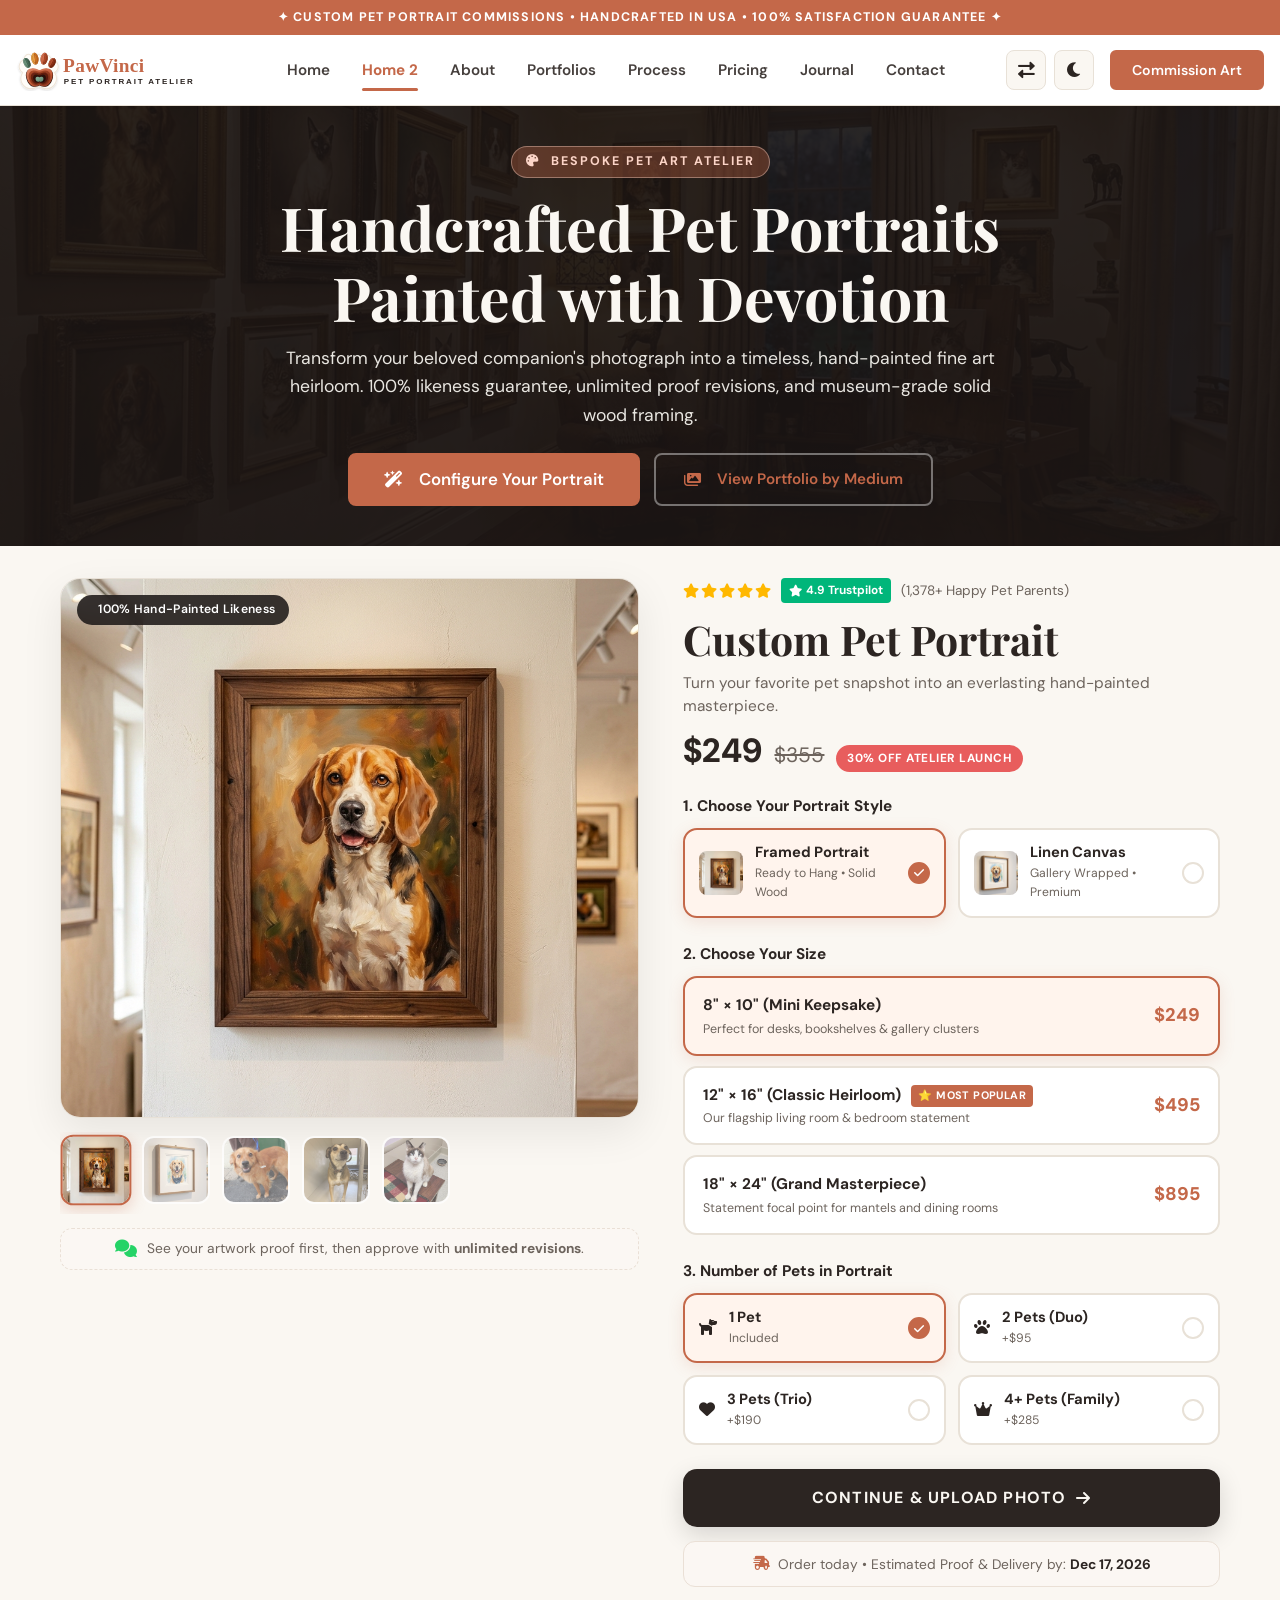
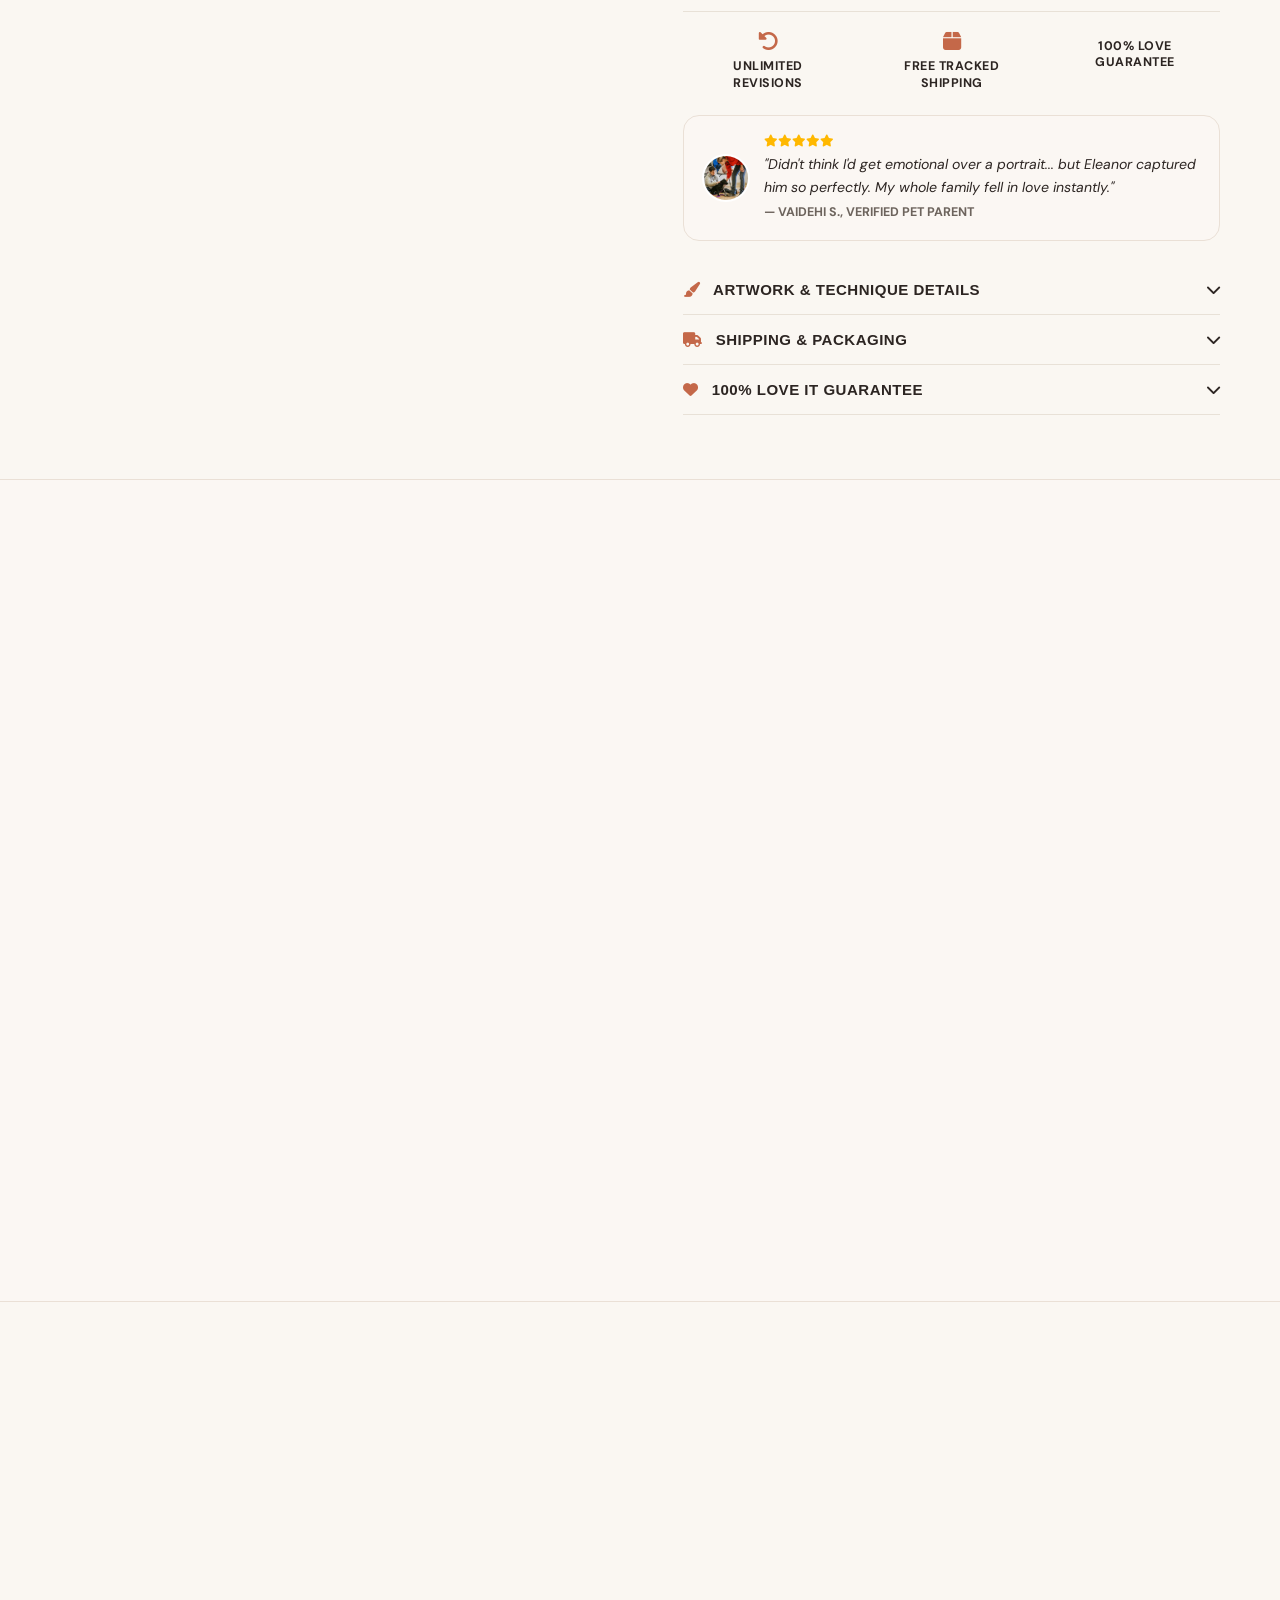
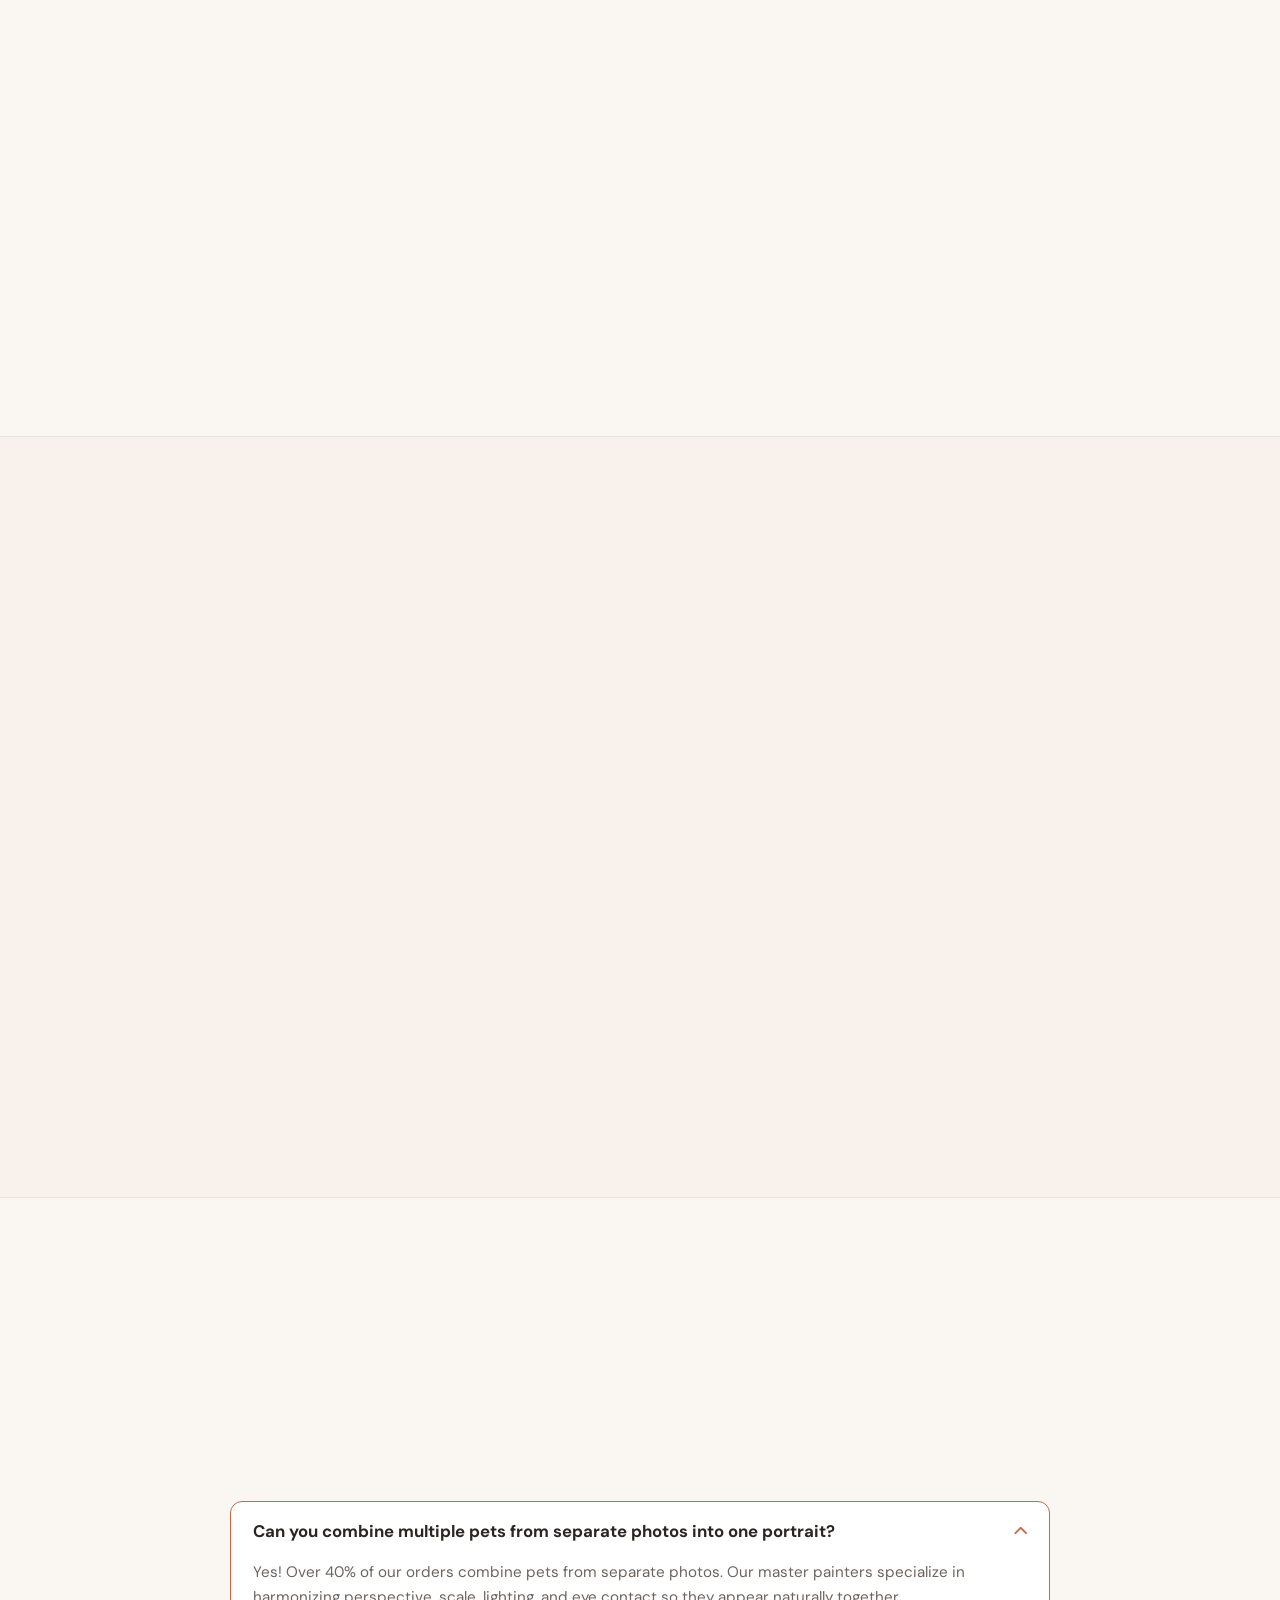
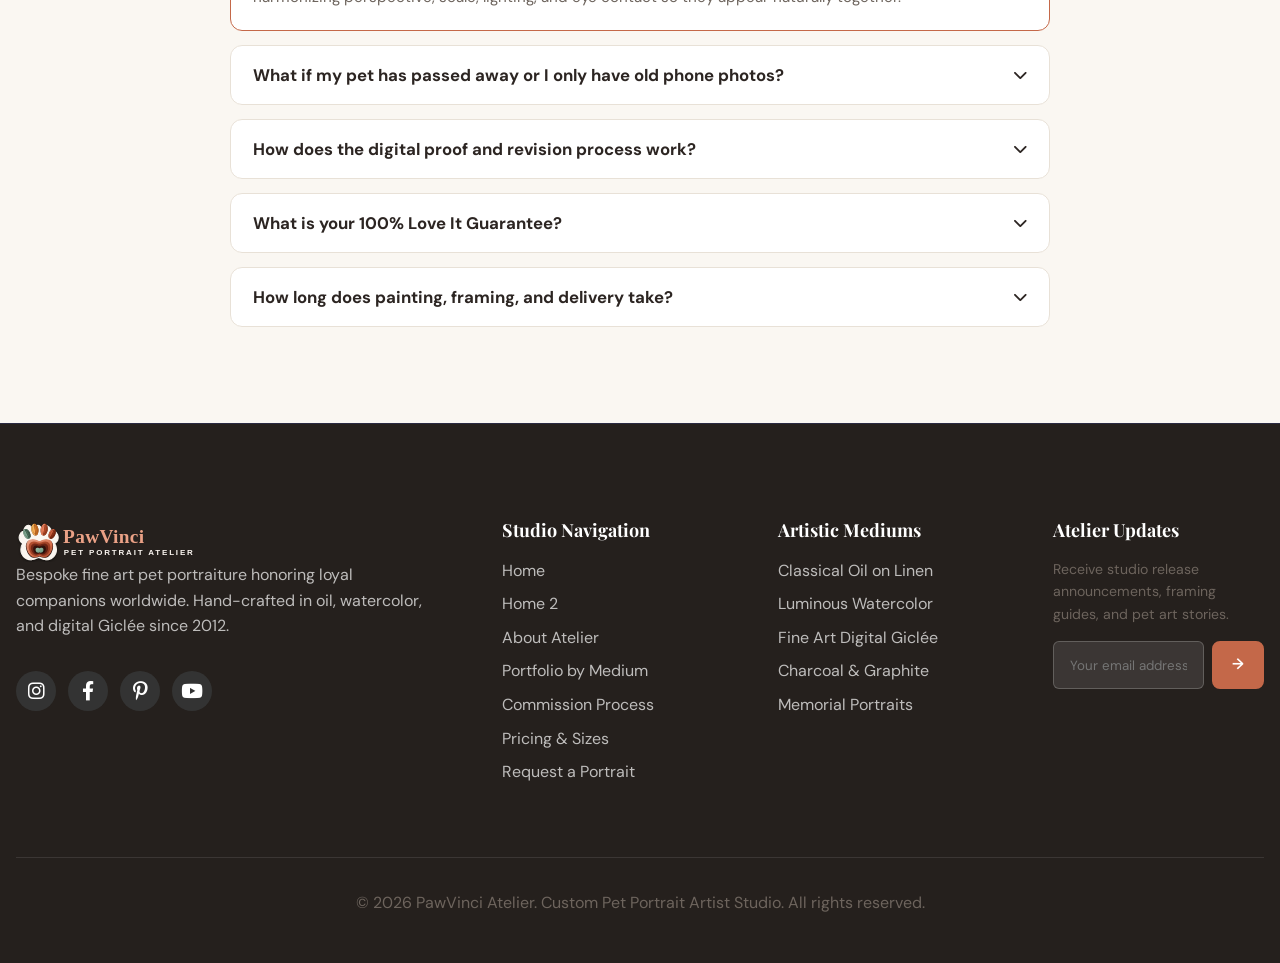
<file: home2.html>
<!DOCTYPE html>
<html lang="en" dir="ltr" data-theme="light">

<head>
  <meta charset="UTF-8">
  <meta name="viewport" content="width=device-width, initial-scale=1.0">
  <title>PawVinci &times; Peternity | Custom Hand-Painted Pet Portraits</title>
  <link rel="icon" type="image/svg+xml" href="assets/images/favicon.svg">
  <meta name="description" content="Turn your favorite pet photo into a beautiful custom hand-painted portrait. Free tracked shipping, unlimited revisions, and 100% love guarantee.">
  <link
    href="https://fonts.googleapis.com/css2?family=Playfair+Display:ital,wght@0,400;0,600;0,700;1,400&family=DM+Sans:wght@300;400;500;600;700;800&family=Inter:wght@400;500;600;700&display=swap"
    rel="stylesheet">
  <link rel="stylesheet" href="assets/css/style.css">
  <link rel="stylesheet" href="https://cdnjs.cloudflare.com/ajax/libs/font-awesome/6.0.0/css/all.min.css">
  <link rel="stylesheet" href="assets/css/rtl.css">
  <style>
    :root {
      --peternity-accent: #C46849;
      --peternity-dark: #1E1A18;
      --peternity-green: #00B67A;
      --peternity-star: #FFB800;
      --peternity-soft: #FBF7F3;
      --peternity-card-active: #FFF4ED;
      --peternity-border: #EAE0D6;
    }

    [data-theme="dark"] {
      --peternity-soft: #231E1B;
      --peternity-card-active: #342823;
      --peternity-border: #3A322D;
    }

    /* Top Announcement Ribbon */
    .top-announcement-bar {
      background: #C46849;
      color: #ffffff;
      padding: 9px 16px;
      font-size: 0.78rem;
      font-weight: 700;
      letter-spacing: 1.2px;
      text-transform: uppercase;
      display: flex;
      justify-content: center;
      align-items: center;
      text-align: center;
      position: relative;
      z-index: 1001;
      line-height: 1.4;
    }

    /* Peternity Layout */
    .customizer-container {
      max-width: 1200px;
      margin: 0 auto;
      padding: 32px 20px 64px;
      box-sizing: border-box;
      width: 100%;
    }

    .customizer-grid {
      display: grid;
      grid-template-columns: 1.08fr 1fr;
      gap: 44px;
      align-items: start;
      width: 100%;
      box-sizing: border-box;
    }

    /* Gallery Showcase (Left) */
    .gallery-main-frame {
      position: sticky;
      top: 96px;
      width: 100%;
      box-sizing: border-box;
    }

    .main-portrait-img-box {
      width: 100%;
      aspect-ratio: 4 / 5;
      max-height: 540px;
      border-radius: 20px;
      overflow: hidden;
      background: var(--surface-color);
      border: 1px solid var(--border-color);
      box-shadow: 0 14px 40px rgba(0, 0, 0, 0.08);
      position: relative;
    }

    .main-portrait-img-box img {
      width: 100%;
      height: 100%;
      object-fit: cover;
      display: block;
      transition: opacity 0.3s ease, transform 0.4s ease;
    }

    .gallery-badge {
      position: absolute;
      top: 16px;
      left: 16px;
      background: rgba(30, 26, 24, 0.88);
      backdrop-filter: blur(4px);
      color: #ffffff;
      padding: 5px 14px;
      border-radius: 20px;
      font-size: 0.76rem;
      font-weight: 600;
      letter-spacing: 0.3px;
      z-index: 2;
    }

    .gallery-thumbnails-strip {
      display: flex;
      gap: 12px;
      margin-top: 14px;
      overflow-x: auto;
      padding: 4px 2px 10px;
      scrollbar-width: thin;
      -webkit-overflow-scrolling: touch;
    }

    .thumb-btn {
      width: 68px;
      height: 68px;
      border-radius: 12px;
      overflow: hidden;
      border: 2px solid transparent;
      cursor: pointer;
      flex-shrink: 0;
      background: var(--surface-color);
      padding: 0;
      transition: all 0.2s ease;
      opacity: 0.65;
    }

    .thumb-btn.active {
      border-color: var(--primary);
      opacity: 1;
      transform: scale(1.04);
      box-shadow: 0 4px 14px rgba(196, 104, 73, 0.28);
    }

    .thumb-btn img {
      width: 100%;
      height: 100%;
      object-fit: cover;
      display: block;
    }

    /* Customizer Form Area (Right) */
    .customizer-form-area {
      width: 100%;
      box-sizing: border-box;
    }

    .product-headline {
      font-family: var(--font-display);
      font-size: clamp(2rem, 3.2vw, 2.65rem);
      color: var(--text-color);
      line-height: 1.18;
      margin-bottom: 8px;
      font-weight: 700;
    }

    .product-subheadline {
      color: var(--text-muted);
      font-size: 0.96rem;
      margin-bottom: 12px;
      line-height: 1.5;
    }

    .rating-row {
      display: flex;
      align-items: center;
      flex-wrap: wrap;
      gap: 10px;
      margin-bottom: 12px;
      font-size: 0.9rem;
    }

    .trustpilot-badge {
      display: inline-flex;
      align-items: center;
      gap: 4px;
      background: var(--peternity-green);
      color: #fff;
      padding: 3px 8px;
      border-radius: 4px;
      font-size: 0.74rem;
      font-weight: 700;
    }

    .price-strip {
      display: flex;
      align-items: baseline;
      flex-wrap: wrap;
      gap: 12px;
      margin: 16px 0 22px;
    }

    .current-price {
      font-size: 2.1rem;
      font-weight: 800;
      color: var(--text-color);
      font-family: var(--font-body);
      line-height: 1;
    }

    .original-price {
      font-size: 1.3rem;
      color: var(--text-muted);
      text-decoration: line-through;
    }

    .discount-pill {
      background: #E85D5D;
      color: #ffffff;
      font-size: 0.74rem;
      font-weight: 700;
      padding: 4px 11px;
      border-radius: 20px;
      letter-spacing: 0.5px;
      display: inline-block;
    }

    /* Step Selector Cards */
    .selector-block {
      margin-bottom: 24px;
    }

    .selector-label {
      font-size: 0.96rem;
      font-weight: 700;
      color: var(--text-color);
      margin-bottom: 10px;
      display: flex;
      justify-content: space-between;
      align-items: center;
    }

    .options-grid-2 {
      display: grid;
      grid-template-columns: 1fr 1fr;
      gap: 12px;
    }

    .option-card-btn {
      display: flex;
      align-items: center;
      gap: 12px;
      padding: 13px 14px;
      border-radius: 14px;
      border: 2px solid var(--border-color);
      background: var(--surface-color);
      cursor: pointer;
      text-align: left;
      transition: all 0.22s ease;
      position: relative;
      width: 100%;
      box-sizing: border-box;
    }

    .option-card-btn:hover {
      border-color: var(--primary);
    }

    .option-card-btn.active {
      border-color: var(--primary) !important;
      background: var(--peternity-card-active) !important;
      box-shadow: 0 4px 16px rgba(196, 104, 73, 0.15);
    }

    .option-card-btn .check-circle {
      width: 22px;
      height: 22px;
      border-radius: 50%;
      border: 2px solid var(--border-color);
      margin-left: auto;
      display: flex;
      align-items: center;
      justify-content: center;
      font-size: 0.72rem;
      color: transparent;
      flex-shrink: 0;
      transition: all 0.2s ease;
    }

    .option-card-btn.active .check-circle {
      background: var(--primary) !important;
      border-color: var(--primary) !important;
      color: #ffffff !important;
    }

    .option-thumb {
      width: 44px;
      height: 44px;
      border-radius: 8px;
      object-fit: cover;
      flex-shrink: 0;
    }

    .option-title {
      font-weight: 700;
      font-size: 0.92rem;
      color: var(--text-color);
      display: block;
      line-height: 1.25;
    }

    .option-sub {
      font-size: 0.76rem;
      color: var(--text-muted);
      display: block;
      margin-top: 2px;
    }

    /* Size Vertical List */
    .sizes-stack {
      display: flex;
      flex-direction: column;
      gap: 10px;
    }

    .size-btn {
      display: flex;
      align-items: center;
      justify-content: space-between;
      gap: 12px;
      padding: 14px 18px;
      border-radius: 14px;
      border: 2px solid var(--border-color);
      background: var(--surface-color);
      cursor: pointer;
      transition: all 0.22s ease;
      width: 100%;
      box-sizing: border-box;
      text-align: left;
    }

    .size-btn:hover {
      border-color: var(--primary);
    }

    .size-btn.active {
      border-color: var(--primary) !important;
      background: var(--peternity-card-active) !important;
      box-shadow: 0 4px 16px rgba(196, 104, 73, 0.15);
    }

    .size-name {
      font-size: 0.96rem;
      font-weight: 700;
      color: var(--text-color);
    }

    .size-desc {
      font-size: 0.78rem;
      color: var(--text-muted);
      display: block;
      margin-top: 2px;
    }

    .size-price-tag {
      font-size: 1.15rem;
      font-weight: 800;
      color: var(--primary);
      flex-shrink: 0;
    }

    .size-badge-pop {
      background: var(--primary);
      color: #ffffff;
      font-size: 0.68rem;
      font-weight: 700;
      padding: 2px 7px;
      border-radius: 4px;
      text-transform: uppercase;
      letter-spacing: 0.4px;
      margin-left: 6px;
      display: inline-block;
      vertical-align: middle;
    }

    /* Explicit Dark Mode Overrides for Active Options */
    [data-theme="dark"] .option-card-btn {
      background: #25201D;
      border-color: #38302B;
    }

    [data-theme="dark"] .option-card-btn.active {
      background: #342823 !important;
      border-color: var(--primary) !important;
    }

    [data-theme="dark"] .size-btn {
      background: #25201D;
      border-color: #38302B;
    }

    [data-theme="dark"] .size-btn.active {
      background: #342823 !important;
      border-color: var(--primary) !important;
    }

    [data-theme="dark"] .option-title,
    [data-theme="dark"] .size-name {
      color: #FAF7F2 !important;
    }

    [data-theme="dark"] .option-sub,
    [data-theme="dark"] .size-desc {
      color: #AFA69E !important;
    }

    /* Action CTA */
    .cta-submit-btn {
      width: 100%;
      padding: 16px 24px;
      background: var(--text-color);
      color: var(--bg-color);
      border: none;
      border-radius: 14px;
      font-size: 1rem;
      font-weight: 700;
      text-transform: uppercase;
      letter-spacing: 1.2px;
      cursor: pointer;
      transition: all 0.25s ease;
      display: flex;
      align-items: center;
      justify-content: center;
      gap: 10px;
      margin-top: 18px;
      box-shadow: 0 8px 24px rgba(0,0,0,0.14);
      text-decoration: none;
      box-sizing: border-box;
    }

    [data-theme="dark"] .cta-submit-btn {
      background: var(--primary);
      color: #ffffff;
    }

    .cta-submit-btn:hover {
      opacity: 0.92;
      transform: translateY(-2px);
      box-shadow: 0 12px 28px rgba(0,0,0,0.2);
    }

    .delivery-eta-box {
      display: flex;
      align-items: center;
      justify-content: center;
      gap: 8px;
      background: var(--peternity-soft);
      border: 1px solid var(--peternity-border);
      padding: 11px 16px;
      border-radius: 12px;
      margin-top: 14px;
      font-size: 0.86rem;
      color: var(--text-muted);
      text-align: center;
      flex-wrap: wrap;
    }

    /* Feature Pillars */
    .pillars-grid {
      display: grid;
      grid-template-columns: repeat(3, 1fr);
      gap: 14px;
      margin: 24px 0;
      padding-top: 20px;
      border-top: 1px solid var(--border-color);
      text-align: center;
    }

    .pillar-item i {
      font-size: 1.3rem;
      color: var(--primary);
      margin-bottom: 6px;
      display: block;
    }

    .pillar-item span {
      font-size: 0.78rem;
      font-weight: 700;
      text-transform: uppercase;
      color: var(--text-color);
      letter-spacing: 0.5px;
      line-height: 1.3;
      display: block;
    }

    /* Quote Banner */
    .client-quote-bubble {
      background: var(--peternity-soft);
      border: 1px solid var(--peternity-border);
      border-radius: 16px;
      padding: 16px 18px;
      display: flex;
      gap: 14px;
      align-items: center;
      margin-top: 20px;
      box-sizing: border-box;
    }

    .quote-avatar {
      width: 48px;
      height: 48px;
      border-radius: 50%;
      object-fit: cover;
      flex-shrink: 0;
      border: 2px solid #fff;
    }

    [data-theme="dark"] .quote-avatar {
      border-color: #38302B !important;
    }

    /* Accordions */
    .peternity-accordion-item {
      border-bottom: 1px solid var(--border-color);
    }

    .peternity-accordion-header {
      width: 100%;
      padding: 16px 0;
      background: none;
      border: none;
      display: flex;
      justify-content: space-between;
      align-items: center;
      cursor: pointer;
      font-weight: 700;
      font-size: 0.94rem;
      color: var(--text-color);
      text-transform: uppercase;
      letter-spacing: 0.5px;
      text-align: left;
    }

    .peternity-accordion-body {
      display: none;
      padding-bottom: 16px;
      font-size: 0.92rem;
      color: var(--text-muted);
      line-height: 1.6;
    }

    .peternity-accordion-body.open {
      display: block;
    }

    /* Video Reaction Showcase Grid - No Horizontal Scroll */
    .video-reels-strip {
      display: grid;
      grid-template-columns: repeat(4, 1fr);
      gap: 24px;
      padding: 16px 0 28px;
      overflow-x: visible;
    }

    @media (max-width: 992px) {
      .video-reels-strip {
        grid-template-columns: repeat(2, 1fr);
      }
    }

    @media (max-width: 550px) {
      .video-reels-strip {
        grid-template-columns: 1fr;
      }
    }

    .reel-card {
      width: 100%;
      height: 380px;
      border-radius: 20px;
      overflow: hidden;
      position: relative;
      box-shadow: 0 10px 24px rgba(0,0,0,0.08);
      border: 3px solid #fff;
      transition: transform 0.3s ease, box-shadow 0.3s ease;
    }

    .reel-card:hover {
      transform: translateY(-6px);
      box-shadow: 0 16px 36px rgba(0,0,0,0.14);
    }

    [data-theme="dark"] .reel-card {
      border-color: #38302B !important;
    }

    /* Additional Sections Styles */
    .home2-materials-grid {
      display: grid;
      grid-template-columns: repeat(4, 1fr);
      gap: 24px;
      margin-top: 36px;
    }

    @media (max-width: 992px) {
      .home2-materials-grid {
        grid-template-columns: repeat(2, 1fr);
      }
    }

    @media (max-width: 550px) {
      .home2-materials-grid {
        grid-template-columns: 1fr;
      }
    }

    .home2-material-card {
      background: var(--surface-color);
      border: 1px solid var(--border-color);
      border-radius: 16px;
      overflow: hidden;
      transition: transform 0.3s ease, border-color 0.3s ease;
    }

    .home2-material-card:hover {
      transform: translateY(-5px);
      border-color: var(--primary);
    }

    .home2-material-card img {
      width: 100%;
      height: 200px;
      object-fit: cover;
    }

    .home2-material-body {
      padding: 20px;
    }

    /* FAQ Group */
    .home2-faq-group {
      max-width: 820px;
      margin: 36px auto 0;
      display: flex;
      flex-direction: column;
      gap: 14px;
    }

    .home2-faq-item {
      background: var(--surface-color);
      border: 1px solid var(--border-color);
      border-radius: 12px;
      overflow: hidden;
      transition: border-color 0.2s ease;
    }

    .home2-faq-item.active {
      border-color: var(--primary);
    }

    .home2-faq-btn {
      width: 100%;
      padding: 18px 22px;
      text-align: left;
      background: none;
      border: none;
      color: var(--text-color);
      font-family: var(--font-body);
      font-size: 1.05rem;
      font-weight: 700;
      cursor: pointer;
      display: flex;
      justify-content: space-between;
      align-items: center;
    }

    [dir="rtl"] .home2-faq-btn {
      text-align: right;
    }

    .home2-faq-panel {
      display: none;
      padding: 0 22px 20px;
      font-size: 0.95rem;
      color: var(--text-muted);
      line-height: 1.65;
    }

    .home2-faq-item.active .home2-faq-panel {
      display: block;
    }

    .home2-faq-item.active .home2-faq-icon {
      transform: rotate(180deg);
      color: var(--primary);
    }

    .home2-faq-icon {
      transition: transform 0.25s ease;
      font-size: 0.9rem;
    }

    .reel-card img {
      width: 100%;
      height: 100%;
      object-fit: cover;
      transition: transform 0.4s ease;
    }

    .reel-card:hover img {
      transform: scale(1.04);
    }
    .gallery-proof-note {
      margin: 14px auto 0;
      font-size: 0.86rem;
      color: var(--text-muted);
      display: flex;
      align-items: center;
      justify-content: center;
      gap: 10px;
      background: var(--peternity-soft);
      border: 1px dashed var(--peternity-border);
      padding: 10px 16px;
      border-radius: 12px;
      line-height: 1.4;
      text-align: center;
      max-width: 100%;
      box-sizing: border-box;
    }

    .gallery-proof-note i {
      flex-shrink: 0;
    }

    .reel-badge-tag {
      position: absolute;
      bottom: 14px;
      left: 12px;
      right: 12px;
      background: rgba(30, 26, 24, 0.88);
      backdrop-filter: blur(4px);
      color: #fff;
      padding: 8px 12px;
      border-radius: 10px;
      font-size: 0.82rem;
      font-weight: 600;
    }

    /* =========================================================
       RESPONSIVE BREAKPOINTS (Desktop, 1024px, Tablet, Mobile)
       ========================================================= */

    /* 1. Tablet & 1024px Screen Adaptations (<= 1024px) */
    @media (max-width: 1024px) {
      .customizer-container {
        padding: 24px 20px 48px;
        max-width: 760px;
      }

      .customizer-grid {
        grid-template-columns: 1fr;
        gap: 32px;
      }

      .gallery-main-frame {
        position: static !important;
        max-width: 480px;
        margin: 0 auto;
        text-align: center;
      }

      .main-portrait-img-box {
        aspect-ratio: 1 / 1;
        max-height: 440px;
      }

      .gallery-thumbnails-strip {
        justify-content: center;
      }

      .customizer-form-area {
        max-width: 100%;
      }
    }

    /* 2. Small Tablet / Large Mobile (<= 768px) */
    @media (max-width: 768px) {
      .top-announcement-bar {
        font-size: 0.72rem;
        letter-spacing: 0.6px;
        padding: 8px 12px;
      }

      .product-headline {
        font-size: 1.85rem;
      }

      .current-price {
        font-size: 1.85rem;
      }

      .gallery-main-frame {
        max-width: 420px;
      }

      .client-quote-bubble {
        flex-direction: column;
        text-align: center;
        padding: 16px;
      }
    }

    /* 3. Mobile Screens (<= 560px down to 320px) */
    @media (max-width: 560px) {
      .customizer-container {
        padding: 14px 12px 36px;
      }

      .customizer-grid {
        gap: 20px;
      }

      .gallery-main-frame {
        max-width: 100%;
      }

      .main-portrait-img-box {
        border-radius: 16px;
        aspect-ratio: 1 / 1;
        max-height: 360px;
      }

      .gallery-badge {
        top: 10px;
        left: 10px;
        padding: 4px 10px;
        font-size: 0.7rem;
      }

      .gallery-thumbnails-strip {
        gap: 8px;
        margin-top: 10px;
        padding: 2px 0 6px;
        scrollbar-width: none;
      }

      .gallery-thumbnails-strip::-webkit-scrollbar {
        display: none;
      }

      .thumb-btn {
        width: 52px;
        height: 52px;
        border-radius: 10px;
      }

      .gallery-proof-note {
        font-size: 0.8rem;
        padding: 8px 12px;
        margin-top: 10px;
        gap: 8px;
      }

      .product-headline {
        font-size: clamp(1.5rem, 5.5vw, 1.8rem);
        margin-top: 4px;
      }

      .product-subheadline {
        font-size: 0.88rem;
        margin-bottom: 8px;
      }

      .rating-row {
        gap: 6px 10px;
        font-size: 0.82rem;
        margin-bottom: 8px;
      }

      .price-strip {
        margin: 12px 0 18px;
        gap: 10px;
      }

      .current-price {
        font-size: 1.75rem;
      }

      .original-price {
        font-size: 1.15rem;
      }

      .selector-block {
        margin-bottom: 18px;
      }

      .selector-label {
        font-size: 0.9rem;
        margin-bottom: 8px;
      }

      .options-grid-2 {
        grid-template-columns: 1fr;
        gap: 10px;
      }

      .option-card-btn {
        padding: 11px 12px;
        border-radius: 12px;
      }

      .size-btn {
        padding: 12px 14px;
        border-radius: 12px;
      }

      .size-name {
        font-size: 0.88rem;
      }

      .size-desc {
        font-size: 0.74rem;
      }

      .size-price-tag {
        font-size: 1.05rem;
      }

      .pillars-grid {
        grid-template-columns: 1fr;
        gap: 12px;
        padding-top: 16px;
        margin: 18px 0;
      }

      .cta-submit-btn {
        padding: 14px 18px;
        font-size: 0.92rem;
        letter-spacing: 0.8px;
        border-radius: 12px;
      }

      .delivery-eta-box {
        font-size: 0.78rem;
        padding: 10px 12px;
        border-radius: 10px;
      }

      .peternity-accordion-header {
        font-size: 0.86rem;
        padding: 14px 0;
      }

      .reel-card {
        height: 320px;
      }
    }
  </style>
</head>

<body>

  <!-- Top Announcement Bar -->
  <div class="top-announcement-bar">
    <span>✦ Custom Pet Portrait Commissions &bull; Handcrafted in USA &bull; 100% Satisfaction Guarantee ✦</span>
  </div>

  <!-- Drawer Nav -->
  <div class="drawer-overlay"></div>
  <nav class="nav-drawer">
    <button class="drawer-close" aria-label="Close menu">&times;</button>
    <div class="drawer-links">
      <a href="index.html">Home</a>
      <a href="home2.html" class="active">Home 2</a>
      <a href="about.html">About</a>
      <a href="services.html">Portfolios</a>
      <a href="process.html">Process</a>
      <a href="pricing.html">Pricing</a>
      <a href="blog.html">Journal</a>
      <a href="contact.html">Contact</a>
    </div>
    <div class="drawer-actions">
      <div class="drawer-toggles">
        <button class="btn-icon rtl-toggle" aria-label="Toggle RTL" title="Toggle RTL"><i
            class="fa-solid fa-right-left"></i></button>
        <button class="btn-icon theme-toggle" aria-label="Toggle dark mode" title="Toggle Theme"><i
            class="fa-solid fa-moon"></i></button>
      </div>
      <a href="contact.html" class="btn btn-primary btn-full">Commission Art</a>
    </div>
  </nav>

  <!-- Main Nav -->
  <nav class="navbar">
    <div class="container">
      <a href="index.html" class="logo">
        <img src="assets/images/logo.svg" alt="PawVinci Pet Portrait Studio" style="height: 42px; width: auto;">
      </a>
      <div class="nav-links">
        <a href="index.html">Home</a>
        <a href="home2.html" class="active">Home 2</a>
        <a href="about.html">About</a>
        <a href="services.html">Portfolios</a>
        <a href="process.html">Process</a>
        <a href="pricing.html">Pricing</a>
        <a href="blog.html">Journal</a>
        <a href="contact.html">Contact</a>
      </div>
      <div class="nav-actions">
        <div class="nav-toggles">
          <button class="btn-icon rtl-toggle" aria-label="Toggle RTL" title="Toggle RTL"><i
              class="fa-solid fa-right-left"></i></button>
          <button class="btn-icon theme-toggle" aria-label="Toggle dark mode" title="Toggle Theme"><i
              class="fa-solid fa-moon"></i></button>
        </div>
        <div class="nav-cta-section">
          <a href="contact.html" class="btn btn-primary btn-nav">Commission Art</a>
        </div>
      </div>
      <button class="hamburger" aria-label="Open menu"><i class="fa-solid fa-bars"></i></button>
    </div>
  </nav>

  <!-- Hero Section: Standardized Height & Engaging Design -->
  <header class="hero page-hero" style="background: linear-gradient(180deg, rgba(20, 16, 14, 0.78) 0%, rgba(28, 22, 19, 0.88) 100%),
                 url('assets/images/hero-home1.jpg') center/cover no-repeat;">
    <div class="container">
      <div class="hero-content">
        <span class="collection-eyebrow" style="margin-bottom: 14px;">
          <i class="fa-solid fa-palette" style="margin-right: 6px;"></i> Bespoke Pet Art Atelier
        </span>
        <h1 class="fade-in-up">Handcrafted Pet Portraits Painted with Devotion</h1>
        <p class="fade-in-up" style="margin-bottom: 24px;">
          Transform your beloved companion's photograph into a timeless, hand-painted fine art heirloom. 100% likeness guarantee, unlimited proof revisions, and museum-grade solid wood framing.
        </p>
        <div style="display: flex; gap: 14px; justify-content: center; flex-wrap: wrap;" class="fade-in-up">
          <a href="#customizer-section" class="btn btn-primary btn-lg">
            <i class="fa-solid fa-wand-magic-sparkles" style="margin-right: 8px;"></i> Configure Your Portrait
          </a>
          <a href="services.html" class="btn btn-outline" style="color: #fff; border-color: rgba(255,255,255,0.4);">
            <i class="fa-solid fa-images" style="margin-right: 8px;"></i> View Portfolio by Medium
          </a>
        </div>
      </div>
    </div>
  </header>

  <!-- Main Interactive Product Customizer Section -->
  <section id="customizer-section" class="customizer-container">
    <div class="customizer-grid">

      <!-- Left Column: Gallery Carousel with Thumbnails -->
      <div class="gallery-main-frame">
        <div class="main-portrait-img-box">
          <img id="main-gallery-view" src="assets/images/classic-wood-frame.jpg" alt="Custom Pet Portrait Master View">
          <span class="gallery-badge">
            <i class="fa-solid fa-shield-heart" style="color: var(--primary); margin-right: 4px;"></i> 100% Hand-Painted Likeness
          </span>
        </div>

        <div class="gallery-thumbnails-strip">
          <button class="thumb-btn active" onclick="switchGalleryImg('assets/images/classic-wood-frame.jpg', this)">
            <img src="assets/images/classic-wood-frame.jpg" alt="Framed Classical Oil Portrait">
          </button>
          <button class="thumb-btn" onclick="switchGalleryImg('assets/images/matted-box-frame.jpg', this)">
            <img src="assets/images/matted-box-frame.jpg" alt="Matted Museum Box Frame">
          </button>
          <button class="thumb-btn" onclick="switchGalleryImg('assets/images/Duke.png', this)">
            <img src="assets/images/Duke.png" alt="Duke Oil Portrait">
          </button>
          <button class="thumb-btn" onclick="switchGalleryImg('assets/images/Luna.png', this)">
            <img src="assets/images/Luna.png" alt="Luna Watercolor Portrait">
          </button>
          <button class="thumb-btn" onclick="switchGalleryImg('assets/images/Chloe.png', this)">
            <img src="assets/images/Chloe.png" alt="Chloe Memorial Portrait">
          </button>
        </div>

        <!-- Trust Note Under Gallery -->
        <div class="gallery-proof-note">
          <i class="fa-solid fa-comments" style="color: #25D366; font-size: 1.1rem;"></i>
          <span>See your artwork proof first, then approve with <strong>unlimited revisions</strong>.</span>
        </div>
      </div>

      <!-- Right Column: Interactive Step-by-Step Customizer -->
      <div class="customizer-form-area">
        <div class="rating-row">
          <div style="color: var(--peternity-star); display: flex; gap: 2px;">
            <i class="fa-solid fa-star"></i><i class="fa-solid fa-star"></i><i class="fa-solid fa-star"></i><i class="fa-solid fa-star"></i><i class="fa-solid fa-star"></i>
          </div>
          <span class="trustpilot-badge"><i class="fa-solid fa-star"></i> 4.9 Trustpilot</span>
          <span style="color: var(--text-muted); font-size: 0.85rem;">(1,378+ Happy Pet Parents)</span>
        </div>

        <h1 class="product-headline">Custom Pet Portrait</h1>
        <p class="product-subheadline">Turn your favorite pet snapshot into an everlasting hand-painted masterpiece.</p>

        <div class="price-strip">
          <span class="current-price" id="display-price">$249</span>
          <span class="original-price" id="display-strike">$355</span>
          <span class="discount-pill">30% OFF ATELIER LAUNCH</span>
        </div>

        <!-- 1. Choose Portrait Style -->
        <div class="selector-block">
          <label class="selector-label">1. Choose Your Portrait Style</label>
          <div class="options-grid-2">
            <div class="option-card-btn active" id="style-framed" onclick="selectStyle('framed', 0)">
              <img src="assets/images/classic-wood-frame.jpg" alt="Framed Style" class="option-thumb">
              <div>
                <span class="option-title">Framed Portrait</span>
                <span class="option-sub">Ready to Hang &bull; Solid Wood</span>
              </div>
              <div class="check-circle"><i class="fa-solid fa-check"></i></div>
            </div>

            <div class="option-card-btn" id="style-canvas" onclick="selectStyle('canvas', 50)">
              <img src="assets/images/matted-box-frame.jpg" alt="Canvas Style" class="option-thumb">
              <div>
                <span class="option-title">Linen Canvas</span>
                <span class="option-sub">Gallery Wrapped &bull; Premium</span>
              </div>
              <div class="check-circle"><i class="fa-solid fa-check"></i></div>
            </div>
          </div>
        </div>

        <!-- 2. Choose Your Size -->
        <div class="selector-block">
          <label class="selector-label">2. Choose Your Size</label>
          <div class="sizes-stack">
            <div class="size-btn active" id="size-8x10" onclick="selectSize('8x10', 249)">
              <div>
                <strong class="size-name">8" &times; 10" (Mini Keepsake)</strong>
                <span class="size-desc">Perfect for desks, bookshelves & gallery clusters</span>
              </div>
              <span class="size-price-tag">$249</span>
            </div>

            <div class="size-btn" id="size-12x16" onclick="selectSize('12x16', 495)">
              <div>
                <strong class="size-name">12" &times; 16" (Classic Heirloom) <span class="size-badge-pop">⭐ Most Popular</span></strong>
                <span class="size-desc">Our flagship living room & bedroom statement</span>
              </div>
              <span class="size-price-tag">$495</span>
            </div>

            <div class="size-btn" id="size-18x24" onclick="selectSize('18x24', 895)">
              <div>
                <strong class="size-name">18" &times; 24" (Grand Masterpiece)</strong>
                <span class="size-desc">Statement focal point for mantels and dining rooms</span>
              </div>
              <span class="size-price-tag">$895</span>
            </div>
          </div>
        </div>

        <!-- 3. Number of Pets -->
        <div class="selector-block">
          <label class="selector-label">3. Number of Pets in Portrait</label>
          <div class="options-grid-2">
            <div class="option-card-btn active" id="pets-1" onclick="selectPets(1, 0)">
              <div class="card-icon-wrap"><i class="fa-solid fa-dog"></i></div>
              <div>
                <span class="option-title">1 Pet</span>
                <span class="option-sub">Included</span>
              </div>
              <div class="check-circle"><i class="fa-solid fa-check"></i></div>
            </div>

            <div class="option-card-btn" id="pets-2" onclick="selectPets(2, 95)">
              <div class="card-icon-wrap"><i class="fa-solid fa-paw"></i></div>
              <div>
                <span class="option-title">2 Pets (Duo)</span>
                <span class="option-sub">+$95</span>
              </div>
              <div class="check-circle"><i class="fa-solid fa-check"></i></div>
            </div>

            <div class="option-card-btn" id="pets-3" onclick="selectPets(3, 190)">
              <div class="card-icon-wrap"><i class="fa-solid fa-heart"></i></div>
              <div>
                <span class="option-title">3 Pets (Trio)</span>
                <span class="option-sub">+$190</span>
              </div>
              <div class="check-circle"><i class="fa-solid fa-check"></i></div>
            </div>

            <div class="option-card-btn" id="pets-4" onclick="selectPets(4, 285)">
              <div class="card-icon-wrap"><i class="fa-solid fa-crown"></i></div>
              <div>
                <span class="option-title">4+ Pets (Family)</span>
                <span class="option-sub">+$285</span>
              </div>
              <div class="check-circle"><i class="fa-solid fa-check"></i></div>
            </div>
          </div>
        </div>

        <!-- Photo & Order Trigger -->
        <a href="contact.html" class="cta-submit-btn">
          Continue & Upload Photo <i class="fa-solid fa-arrow-right"></i>
        </a>

        <div class="delivery-eta-box">
          <i class="fa-solid fa-truck-fast" style="color: var(--primary);"></i>
          <span>Order today &bull; Estimated Proof & Delivery by: <strong id="dynamic-eta" style="color: var(--text-color);">Calculating...</strong></span>
        </div>

        <!-- 3 Core Guarantees -->
        <div class="pillars-grid">
          <div class="pillar-item">
            <i class="fa-solid fa-rotate-left"></i>
            <span>Unlimited<br>Revisions</span>
          </div>
          <div class="pillar-item">
            <i class="fa-solid fa-box"></i>
            <span>Free Tracked<br>Shipping</span>
          </div>
          <div class="pillar-item">
            <i class="fa-solid fa-shield-heart"></i>
            <span>100% Love<br>Guarantee</span>
          </div>
        </div>

        <!-- Live Review Bubble -->
        <div class="client-quote-bubble">
          <img src="assets/images/Elena Rostova.png" alt="Client Vaidehi" class="quote-avatar">
          <div>
            <div style="color: var(--peternity-star); font-size: 0.75rem; margin-bottom: 2px;">
              <i class="fa-solid fa-star"></i><i class="fa-solid fa-star"></i><i class="fa-solid fa-star"></i><i class="fa-solid fa-star"></i><i class="fa-solid fa-star"></i>
            </div>
            <p style="font-size: 0.88rem; color: var(--text-color); margin: 0; font-style: italic;">"Didn't think I'd get emotional over a portrait... but Eleanor captured him so perfectly. My whole family fell in love instantly."</p>
            <span style="font-size: 0.78rem; font-weight: 700; color: var(--text-muted); text-transform: uppercase;">&mdash; Vaidehi S., Verified Pet Parent</span>
          </div>
        </div>

        <!-- Accordions -->
        <div style="margin-top: 24px;">
          
          <div class="peternity-accordion-item">
            <button class="peternity-accordion-header" onclick="toggleAcc(this)">
              <span><i class="fa-solid fa-paintbrush" style="color: var(--primary); margin-right: 8px;"></i> Artwork & Technique Details</span>
              <i class="fa-solid fa-chevron-down"></i>
            </button>
            <div class="peternity-accordion-body">
              Every portrait is painted by master artist Eleanor Vance using lightfast pigments, archival canvas or Arches cotton rag, and UV protective varnish. We provide digital previews before sealing and shipping.
            </div>
          </div>

          <div class="peternity-accordion-item">
            <button class="peternity-accordion-header" onclick="toggleAcc(this)">
              <span><i class="fa-solid fa-truck" style="color: var(--primary); margin-right: 8px;"></i> Shipping & Packaging</span>
              <i class="fa-solid fa-chevron-down"></i>
            </button>
            <div class="peternity-accordion-body">
              All portraits are safely nestled in protective glassine wrap, reinforced corner cushions, and heavy duty presentation cartons. Shipped insured with full tracking.
            </div>
          </div>

          <div class="peternity-accordion-item">
            <button class="peternity-accordion-header" onclick="toggleAcc(this)">
              <span><i class="fa-solid fa-heart" style="color: var(--primary); margin-right: 8px;"></i> 100% Love It Guarantee</span>
              <i class="fa-solid fa-chevron-down"></i>
            </button>
            <div class="peternity-accordion-body">
              If you aren't completely thrilled with the final digital proof, we provide unlimited touch-ups or a full refund before printing.
            </div>
          </div>

        </div>

      </div>

    </div>
  </section>

  <!-- Video Reaction & Showcase Reel Section -->
  <section class="section-padding" style="background: var(--peternity-soft); border-top: 1px solid var(--peternity-border); border-bottom: 1px solid var(--peternity-border);">
    <div class="container">
      <div class="text-center fade-in-up mb-6">
        <span class="collection-eyebrow">Heartfelt Unboxings</span>
        <h2 style="font-family: var(--font-display); font-size: clamp(2rem, 4vw, 3rem); text-transform: uppercase;">
          Pet Portraits <span style="color: var(--primary);">&gt;</span> Ordinary Gifts 😍
        </h2>
        <p style="color: var(--text-muted); max-width: 600px; margin: 0 auto; font-size: 1.05rem;">
          Because the companions we love deserve something timeless that celebrates their spirit every single day.
        </p>
      </div>

      <div class="video-reels-strip fade-in-up">
        
        <div class="reel-card">
          <img src="assets/images/Bella.png" alt="Customer unboxing video reel of Bella">
          <div class="reel-badge-tag">
            <span>"Tears of pure happiness! ❤️"</span>
          </div>
        </div>

        <div class="reel-card">
          <img src="assets/images/Oliver.png" alt="Two dogs portrait unboxing of Oliver & Milo">
          <div class="reel-badge-tag">
            <span>"Captured their brotherhood perfectly"</span>
          </div>
        </div>

        <div class="reel-card">
          <img src="assets/images/KITTENS.png" alt="Cat portrait unboxing of Luna">
          <div class="reel-badge-tag">
            <span>"Luna approves her masterpiece! 🐾"</span>
          </div>
        </div>

        <div class="reel-card">
          <img src="assets/images/A REAL CONNECTION.png" alt="Golden retriever portrait unboxing">
          <div class="reel-badge-tag">
            <span>"The eyes look so alive!"</span>
          </div>
        </div>

      </div>
    </div>
  </section>

  <!-- How It Works in 3 Simple Steps -->
  <section class="section-padding">
    <div class="container">
      <div class="text-center fade-in-up mb-8">
        <span class="collection-eyebrow">Simple Experience</span>
        <h2 class="text-primary">How Commissioning Works</h2>
        <p style="max-width: 600px; margin: 0 auto; color: var(--text-muted);">From smartphone snapshot to gallery-worthy heirloom in three simple steps.</p>
      </div>

      <div class="grid" style="grid-template-columns: repeat(auto-fit, minmax(280px, 1fr));">
        <div class="card fade-in-up" style="text-align: center;">
          <div class="card-icon" style="margin: 0 auto 16px;"><i class="fa-solid fa-camera"></i></div>
          <h3 class="card-title">1. Upload Favorite Photo</h3>
          <p>Pick a favorite photo from your phone camera roll. Any good daylight shot or snapshot will work.</p>
        </div>

        <div class="card fade-in-up" style="text-align: center; transition-delay: 100ms;">
          <div class="card-icon" style="margin: 0 auto 16px;"><i class="fa-solid fa-wand-magic-sparkles"></i></div>
          <h3 class="card-title">2. Painted with Devotion</h3>
          <p>Eleanor illustrates every detail and sends you a high-definition digital proof for your unlimited approval.</p>
        </div>

        <div class="card fade-in-up" style="text-align: center; transition-delay: 200ms;">
          <div class="card-icon" style="margin: 0 auto 16px;"><i class="fa-solid fa-gift"></i></div>
          <h3 class="card-title">3. Printed, Framed & Delivered</h3>
          <p>Crafted on museum archival cotton canvas, hand-framed, and delivered safely right to your front door.</p>
        </div>
      </div>
    </div>
  </section>

  <!-- NEW ADDITIONAL SECTION 1: Atelier Framing & Display Craftsmanship -->
  <section class="section-padding" style="background: rgba(196, 104, 73, 0.04); border-top: 1px solid var(--border-color); border-bottom: 1px solid var(--border-color);">
    <div class="container">
      <div class="text-center fade-in-up mb-6">
        <span class="collection-eyebrow">Handcrafted Preservation</span>
        <h2 style="font-family: var(--font-display); font-size: clamp(2rem, 4vw, 3rem);">Bespoke Framing &amp; Display Styles</h2>
        <p style="color: var(--text-muted); max-width: 650px; margin: 0 auto;">Every commission is handcrafted to last generations using solid hardwoods and acid-free archival mounts.</p>
      </div>

      <div class="home2-materials-grid">
        
        <div class="home2-material-card fade-in-up">
          <img src="assets/images/classic-wood-frame.jpg" alt="Classic Hardwood Framed Pet Portrait">
          <div class="home2-material-body">
            <h4 style="font-size: 1.2rem; margin-bottom: 6px;">Classic Wood Frame</h4>
            <p style="font-size: 0.88rem; color: var(--text-muted); margin: 0;">FSC-certified solid American Walnut, Natural Oak, or Matte Black with lightweight shatterproof UV acrylic.</p>
          </div>
        </div>

        <div class="home2-material-card fade-in-up" style="transition-delay: 100ms;">
          <img src="assets/images/matted-box-frame.jpg" alt="Matted Museum Box Frame Pet Portrait">
          <div class="home2-material-body">
            <h4 style="font-size: 1.2rem; margin-bottom: 6px;">Matted Box Frame</h4>
            <p style="font-size: 0.88rem; color: var(--text-muted); margin: 0;">Bevel-cut Snow White museum mount board offering breathing room and depth for watercolor &amp; charcoal.</p>
          </div>
        </div>

        <div class="home2-material-card fade-in-up" style="transition-delay: 200ms;">
          <img src="assets/images/Duke.png" alt="Belgian Linen Float Frame Pet Portrait">
          <div class="home2-material-body">
            <h4 style="font-size: 1.2rem; margin-bottom: 6px;">Linen Float Frame</h4>
            <p style="font-size: 0.88rem; color: var(--text-muted); margin: 0;">Stretched Belgian linen canvas suspended inside a deep floating wood tray for an ultra-luxury gallery feel.</p>
          </div>
        </div>

        <div class="home2-material-card fade-in-up" style="transition-delay: 300ms;">
          <img src="assets/images/after.png" alt="Gallery Wrapped Canvas Pet Portrait">
          <div class="home2-material-body">
            <h4 style="font-size: 1.2rem; margin-bottom: 6px;">Gallery Wrapped Canvas</h4>
            <p style="font-size: 0.88rem; color: var(--text-muted); margin: 0;">Clean, frameless 1.5" deep canvas with artwork mirrored around the edges for a contemporary aesthetic.</p>
          </div>
        </div>

      </div>
    </div>
  </section>

  <!-- NEW ADDITIONAL SECTION 2: Frequently Asked Questions & Collector Confidence -->
  <section class="section-padding">
    <div class="container">
      <div class="text-center fade-in-up mb-6">
        <span class="collection-eyebrow">Collector Help &amp; FAQs</span>
        <h2 style="font-family: var(--font-display); font-size: clamp(2rem, 4vw, 3rem);">Frequently Asked Questions</h2>
        <p style="color: var(--text-muted); max-width: 650px; margin: 0 auto;">Everything you need to know about photo selection, revision proofs, and safe worldwide delivery.</p>
      </div>

      <div class="home2-faq-group fade-in-up">
        
        <div class="home2-faq-item active">
          <button class="home2-faq-btn" onclick="toggleHome2Faq(this)">
            <span>Can you combine multiple pets from separate photos into one portrait?</span>
            <i class="fa-solid fa-chevron-down home2-faq-icon"></i>
          </button>
          <div class="home2-faq-panel" style="display: block;">
            Yes! Over 40% of our orders combine pets from separate photos. Our master painters specialize in harmonizing perspective, scale, lighting, and eye contact so they appear naturally together.
          </div>
        </div>

        <div class="home2-faq-item">
          <button class="home2-faq-btn" onclick="toggleHome2Faq(this)">
            <span>What if my pet has passed away or I only have old phone photos?</span>
            <i class="fa-solid fa-chevron-down home2-faq-icon"></i>
          </button>
          <div class="home2-faq-panel">
            Memorial portraits are our most cherished specialty. We can work with vintage photos, screenshots, or slightly blurry snapshots. Our artists reconstruct fur details, eye reflections, and color nuances from our anatomical mastery.
          </div>
        </div>

        <div class="home2-faq-item">
          <button class="home2-faq-btn" onclick="toggleHome2Faq(this)">
            <span>How does the digital proof and revision process work?</span>
            <i class="fa-solid fa-chevron-down home2-faq-icon"></i>
          </button>
          <div class="home2-faq-panel">
            Within 24–48 hours of your order, you will receive a secure private proof link. You can approve it right away or request tweaks to eye reflections, coat tones, background, or collar details with free unlimited revisions.
          </div>
        </div>

        <div class="home2-faq-item">
          <button class="home2-faq-btn" onclick="toggleHome2Faq(this)">
            <span>What is your 100% Love It Guarantee?</span>
            <i class="fa-solid fa-chevron-down home2-faq-icon"></i>
          </button>
          <div class="home2-faq-panel">
            We never print or ship until you are head-over-heels in love with your portrait proof. If for any reason we cannot achieve a likeness that makes your heart melt, we will gladly refund 100% of your commission.
          </div>
        </div>

        <div class="home2-faq-item">
          <button class="home2-faq-btn" onclick="toggleHome2Faq(this)">
            <span>How long does painting, framing, and delivery take?</span>
            <i class="fa-solid fa-chevron-down home2-faq-icon"></i>
          </button>
          <div class="home2-faq-panel">
            Digital proofs are ready in 1–2 business days. Once approved, artisan printing, custom hardwood framing, and quality assurance take 3–5 business days. Transit time is typically 3–5 days with fully insured express tracking.
          </div>
        </div>

      </div>
    </div>
  </section>

  <!-- Footer -->
  <footer class="footer">
    <div class="container">
      <div class="footer-grid fade-in-up">
        <div style="text-align: inherit;">
          <a href="index.html" class="logo">
            <img src="assets/images/logo-dark.svg" alt="PawVinci Pet Portrait Studio" style="height: 42px; width: auto;">
          </a>
          <p class="footer-desc">Bespoke fine art pet portraiture honoring loyal companions worldwide. Hand-crafted in oil, watercolor, and digital Giclée since 2012.</p>
          <div class="social-icons">
            <a href="#" class="social-icon instagram" aria-label="Instagram"><i class="fab fa-instagram"></i></a>
            <a href="#" class="social-icon facebook" aria-label="Facebook"><i class="fab fa-facebook-f"></i></a>
            <a href="#" class="social-icon pinterest" aria-label="Pinterest"><i class="fab fa-pinterest-p"></i></a>
            <a href="#" class="social-icon youtube" aria-label="YouTube"><i class="fab fa-youtube"></i></a>
          </div>
        </div>
        <div>
          <h4 class="footer-heading">Studio Navigation</h4>
          <ul class="footer-links">
            <li><a href="index.html">Home</a></li>
            <li><a href="home2.html">Home 2</a></li>
            <li><a href="about.html">About Atelier</a></li>
            <li><a href="services.html">Portfolio by Medium</a></li>
            <li><a href="process.html">Commission Process</a></li>
            <li><a href="pricing.html">Pricing &amp; Sizes</a></li>
            <li><a href="contact.html">Request a Portrait</a></li>
          </ul>
        </div>
        <div>
          <h4 class="footer-heading">Artistic Mediums</h4>
          <ul class="footer-links">
            <li><a href="services.html#oil">Classical Oil on Linen</a></li>
            <li><a href="services.html#watercolor">Luminous Watercolor</a></li>
            <li><a href="services.html#digital">Fine Art Digital Giclée</a></li>
            <li><a href="services.html#charcoal">Charcoal &amp; Graphite</a></li>
            <li><a href="services.html#memorial">Memorial Portraits</a></li>
          </ul>
        </div>
        <div>
          <h4 class="footer-heading">Atelier Updates</h4>
          <p style="font-size: 0.88rem; color: var(--text-muted); margin-bottom: 12px;">Receive studio release announcements, framing guides, and pet art stories.</p>
          <form class="newsletter-form">
            <input type="email" class="form-control" placeholder="Your email address" required>
            <button type="submit" class="btn btn-primary" style="padding: 12px 18px;" aria-label="Subscribe">&rarr;</button>
          </form>
        </div>
      </div>
      <div class="footer-bottom fade-in-up">
        <p>&copy; 2026 PawVinci Atelier. Custom Pet Portrait Artist Studio. All rights reserved.</p>
      </div>
    </div>
  </footer>

  <button class="back-to-top" aria-label="Back to top">↑</button>
  <script src="assets/js/main.js"></script>

  <!-- Interactive Peternity Calculator & Gallery Script -->
  <script>
    let basePrice = 249;
    let styleExtra = 0;
    let petsExtra = 0;

    function updatePrice() {
      const total = basePrice + styleExtra + petsExtra;
      const strike = Math.round(total * 1.42);
      document.getElementById('display-price').innerText = '$' + total;
      document.getElementById('display-strike').innerText = '$' + strike;
    }

    function switchGalleryImg(url, btn) {
      document.getElementById('main-gallery-view').src = url;
      document.querySelectorAll('.thumb-btn').forEach(b => b.classList.remove('active'));
      btn.classList.add('active');
    }

    function selectStyle(type, extra) {
      styleExtra = extra;
      document.querySelectorAll('.selector-block:nth-of-type(1) .option-card-btn').forEach(b => b.classList.remove('active'));
      document.getElementById('style-' + type).classList.add('active');
      updatePrice();
    }

    function selectSize(sizeKey, price) {
      basePrice = price;
      document.querySelectorAll('.size-btn').forEach(b => b.classList.remove('active'));
      document.getElementById('size-' + sizeKey).classList.add('active');
      updatePrice();
    }

    function selectPets(count, extra) {
      petsExtra = extra;
      document.querySelectorAll('.selector-block:nth-of-type(3) .option-card-btn').forEach(b => b.classList.remove('active'));
      document.getElementById('pets-' + count).classList.add('active');
      updatePrice();
    }

    function toggleAcc(header) {
      const body = header.nextElementSibling;
      const icon = header.querySelector('.fa-chevron-down, .fa-chevron-up');
      if (body.classList.contains('open')) {
        body.classList.remove('open');
        if (icon) icon.className = 'fa-solid fa-chevron-down';
      } else {
        body.classList.add('open');
        if (icon) icon.className = 'fa-solid fa-chevron-up';
      }
    }

    function toggleHome2Faq(btn) {
      const item = btn.closest('.home2-faq-item');
      const panel = item.querySelector('.home2-faq-panel');
      const isOpen = item.classList.contains('active');

      document.querySelectorAll('.home2-faq-item').forEach(i => {
        i.classList.remove('active');
        const p = i.querySelector('.home2-faq-panel');
        if (p) p.style.display = 'none';
      });

      if (!isOpen) {
        item.classList.add('active');
        if (panel) panel.style.display = 'block';
      }
    }

    // Dynamic Delivery Date
    document.addEventListener('DOMContentLoaded', () => {
      const etaEl = document.getElementById('dynamic-eta');
      if (etaEl) {
        const d = new Date();
        d.setDate(d.getDate() + 12);
        const options = { month: 'short', day: 'numeric', year: 'numeric' };
        etaEl.innerText = d.toLocaleDateString('en-US', options);
      }
    });
  </script>
</body>

</html>
</file>
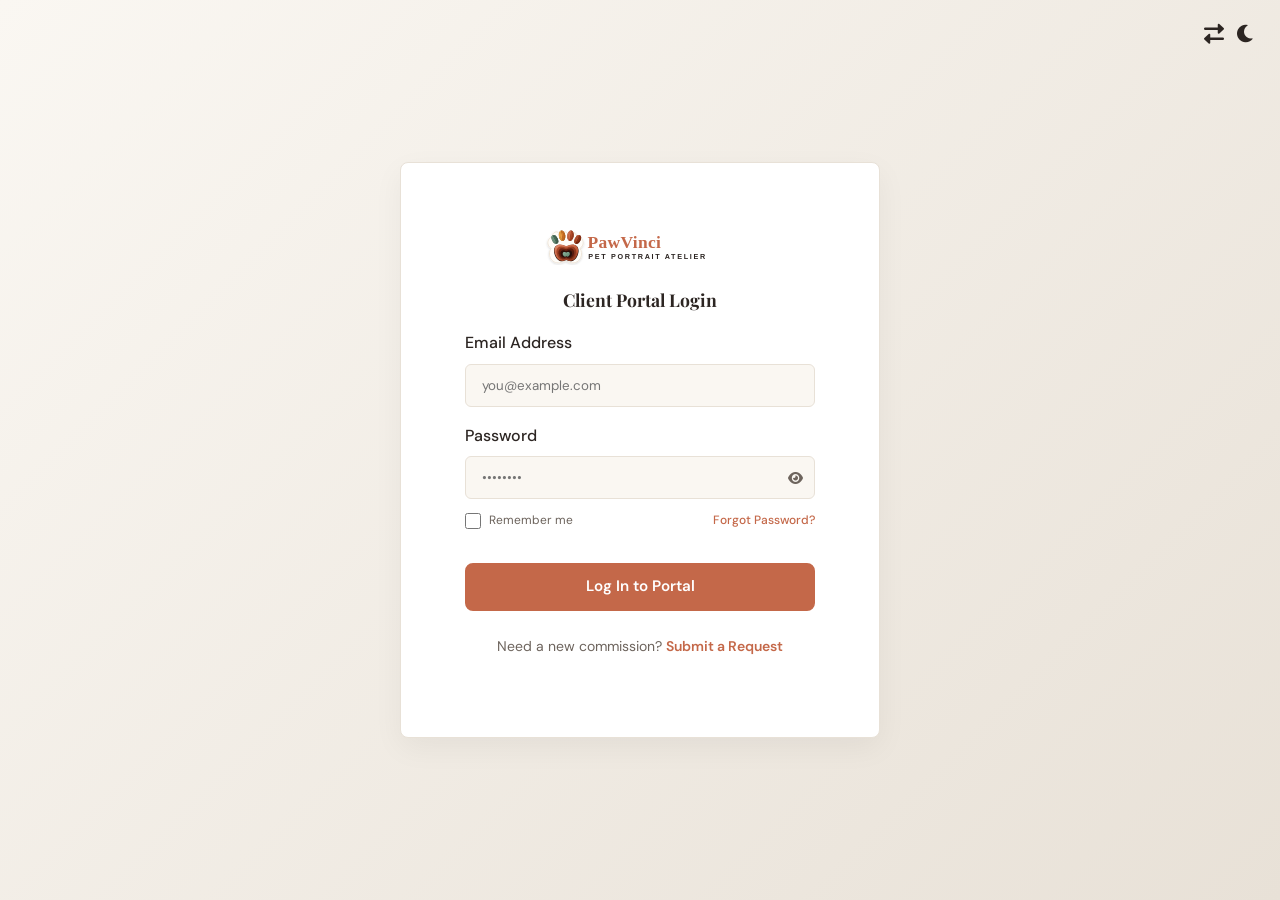
<file: login.html>
<!DOCTYPE html>
<html lang="en" dir="ltr" data-theme="light">

<head>
  <meta charset="UTF-8">
  <meta name="viewport" content="width=device-width, initial-scale=1.0">
  <title>PawVinci Atelier | Client Portal Login</title>
  <link rel="icon" type="image/svg+xml" href="assets/images/favicon.svg">
  <meta name="description" content="Login to your PawVinci Atelier client account to view commission progress and proofs.">
  <link
    href="https://fonts.googleapis.com/css2?family=Playfair+Display:ital,wght@0,400;0,600;0,700;1,400&family=DM+Sans:wght@300;400;500;600;700&display=swap"
    rel="stylesheet">
  <link rel="stylesheet" href="assets/css/style.css">
  <link rel="stylesheet" href="https://cdnjs.cloudflare.com/ajax/libs/font-awesome/6.0.0/css/all.min.css">
  <link rel="stylesheet" href="assets/css/rtl.css">
</head>

<body class="auth-page">

  <!-- Auth Theme/RTL Controls -->
  <div style="position: fixed; top: 24px; right: 24px; display: flex; gap: 12px; z-index: 1000;">
    <button class="btn-icon rtl-toggle" aria-label="Toggle RTL" title="Toggle RTL"><i class="fa-solid fa-right-left"></i></button>
    <button class="btn-icon theme-toggle" aria-label="Toggle dark mode" title="Toggle Theme"><i class="fa-solid fa-moon"></i></button>
  </div>

  <div class="auth-card fade-in-up">
    <a href="index.html" class="logo" style="display: flex; justify-content: center; margin-bottom: 24px; width: 100%;">
      <img src="assets/images/logo.svg" alt="PawVinci Pet Portrait Studio" style="height: 38px; width: auto;">
    </a>
    <h3 style="font-size: 1.1rem; margin-bottom: 20px; text-align: center;">Client Portal Login</h3>

    <form id="register-form" action="index.html">
      <div class="form-group">
        <label for="email" class="form-label">Email Address</label>
        <input type="email" id="email" class="form-control" placeholder="you@example.com" required>
      </div>

      <div class="form-group">
        <label for="password" class="form-label">Password</label>
        <div class="password-input">
          <input type="password" id="password" class="form-control" placeholder="••••••••" required>
          <button type="button" class="btn-eye" aria-label="Toggle password visibility"><i class="fa-solid fa-eye"></i></button>
        </div>
        <div class="auth-options">
          <div class="remember-me">
            <input type="checkbox" id="remember">
            <label for="remember">Remember me</label>
          </div>
          <a href="#" class="forgot-password">Forgot Password?</a>
        </div>
      </div>

      <button type="submit" class="btn btn-primary btn-full mt-4">Log In to Portal</button>
    </form>

    <p style="margin-top: 24px; font-size: 0.875rem; text-align: center;">
      Need a new commission? <a href="contact.html" style="color: var(--primary); font-weight: 600;">Submit a Request</a>
    </p>
  </div>

  <script src="assets/js/main.js"></script>
</body>

</html>
</file>
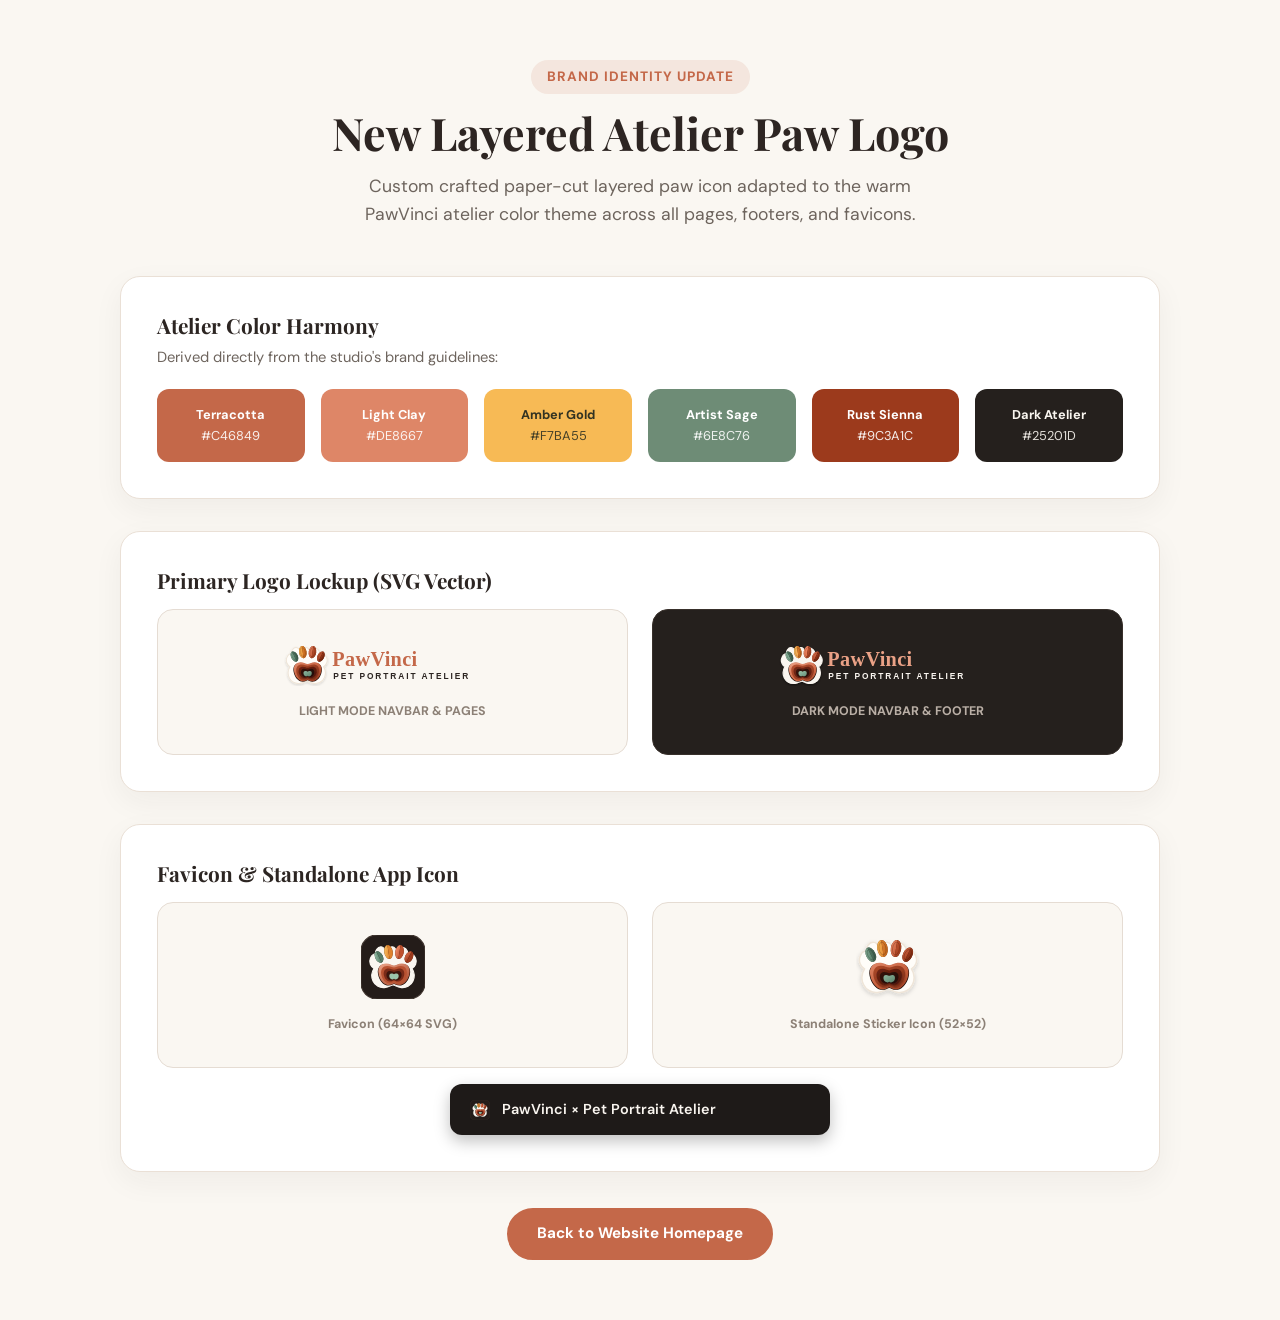
<file: logo_showcase.html>
<!DOCTYPE html>
<html lang="en" data-theme="light">
<head>
  <meta charset="UTF-8">
  <meta name="viewport" content="width=device-width, initial-scale=1.0">
  <title>PawVinci — New Atelier Paw Logo System</title>
  <link rel="icon" type="image/svg+xml" href="assets/images/favicon.svg">
  <link href="https://fonts.googleapis.com/css2?family=Playfair+Display:ital,wght@0,600;0,700;1,400&family=DM+Sans:wght@400;500;600;700;800&display=swap" rel="stylesheet">
  <link rel="stylesheet" href="assets/css/style.css">
  <style>
    .showcase-body {
      background: var(--bg-light);
      padding: 60px 20px;
      color: var(--text-dark);
      font-family: 'DM Sans', sans-serif;
    }
    .showcase-container {
      max-width: 1040px;
      margin: 0 auto;
    }
    .showcase-header {
      text-align: center;
      margin-bottom: 48px;
    }
    .showcase-badge {
      display: inline-block;
      padding: 6px 16px;
      background: rgba(196, 104, 73, 0.12);
      color: #C46849;
      border-radius: 99px;
      font-weight: 700;
      font-size: 0.85rem;
      letter-spacing: 1px;
      text-transform: uppercase;
      margin-bottom: 12px;
    }
    .showcase-card {
      background: #FFFFFF;
      border-radius: 20px;
      padding: 36px;
      margin-bottom: 32px;
      border: 1px solid #EAE0D6;
      box-shadow: 0 10px 30px rgba(45, 37, 34, 0.05);
    }
    .palette-grid {
      display: grid;
      grid-template-columns: repeat(auto-fit, minmax(130px, 1fr));
      gap: 16px;
      margin-top: 20px;
    }
    .palette-swatch {
      border-radius: 12px;
      padding: 16px 12px;
      text-align: center;
      font-size: 0.8rem;
      font-weight: 700;
    }
    .preview-grid {
      display: grid;
      grid-template-columns: 1fr 1fr;
      gap: 24px;
    }
    @media (max-width: 768px) {
      .preview-grid {
        grid-template-columns: 1fr;
      }
    }
    .preview-box {
      border-radius: 16px;
      padding: 32px;
      display: flex;
      flex-direction: column;
      align-items: center;
      justify-content: center;
      gap: 16px;
      min-height: 140px;
    }
    .box-light-theme {
      background: #FAF7F2;
      border: 1px solid #E5DCD3;
    }
    .box-dark-theme {
      background: #25201D;
      border: 1px solid #38302B;
    }
    .browser-tab-simulation {
      background: #1E1A18;
      border-radius: 12px;
      padding: 14px 20px;
      display: flex;
      align-items: center;
      gap: 12px;
      color: #FAF6F0;
      font-size: 0.9rem;
      font-weight: 600;
      max-width: 380px;
      margin: 16px auto 0;
      box-shadow: 0 6px 16px rgba(0,0,0,0.25);
    }
  </style>
</head>
<body class="showcase-body">
  <div class="showcase-container">
    <div class="showcase-header">
      <span class="showcase-badge">Brand Identity Update</span>
      <h1 style="font-family: 'Playfair Display', serif; font-size: 2.8rem; margin-bottom: 12px; color: #2D2522;">New Layered Atelier Paw Logo</h1>
      <p style="color: #6D645D; font-size: 1.1rem; max-width: 600px; margin: 0 auto;">
        Custom crafted paper-cut layered paw icon adapted to the warm PawVinci atelier color theme across all pages, footers, and favicons.
      </p>
    </div>

    <!-- Active Website Color Palette -->
    <div class="showcase-card">
      <h2 style="font-size: 1.3rem; margin-bottom: 8px;">Atelier Color Harmony</h2>
      <p style="color: #6D645D; font-size: 0.92rem;">Derived directly from the studio's brand guidelines:</p>
      <div class="palette-grid">
        <div class="palette-swatch" style="background: #C46849; color: #fff;">
          Terracotta<br><span style="font-weight: 400; opacity: 0.9;">#C46849</span>
        </div>
        <div class="palette-swatch" style="background: #DE8667; color: #fff;">
          Light Clay<br><span style="font-weight: 400; opacity: 0.9;">#DE8667</span>
        </div>
        <div class="palette-swatch" style="background: #F7BA55; color: #332;">
          Amber Gold<br><span style="font-weight: 400; opacity: 0.9;">#F7BA55</span>
        </div>
        <div class="palette-swatch" style="background: #6E8C76; color: #fff;">
          Artist Sage<br><span style="font-weight: 400; opacity: 0.9;">#6E8C76</span>
        </div>
        <div class="palette-swatch" style="background: #9C3A1C; color: #fff;">
          Rust Sienna<br><span style="font-weight: 400; opacity: 0.9;">#9C3A1C</span>
        </div>
        <div class="palette-swatch" style="background: #25201D; color: #FAF6F0;">
          Dark Atelier<br><span style="font-weight: 400; opacity: 0.9;">#25201D</span>
        </div>
      </div>
    </div>

    <!-- Primary Brand Lockup (Light vs Dark) -->
    <div class="showcase-card">
      <h2 style="font-size: 1.3rem; margin-bottom: 16px;">Primary Logo Lockup (SVG Vector)</h2>
      <div class="preview-grid">
        <div class="preview-box box-light-theme">
          <img src="assets/images/logo.svg" alt="PawVinci Logo Light" style="height: 44px; width: auto;">
          <span style="font-size: 0.78rem; font-weight: 700; color: #8C8076; text-transform: uppercase;">Light Mode Navbar & Pages</span>
        </div>
        <div class="preview-box box-dark-theme">
          <img src="assets/images/logo-dark.svg" alt="PawVinci Logo Dark" style="height: 44px; width: auto;">
          <span style="font-size: 0.78rem; font-weight: 700; color: #BAAFA6; text-transform: uppercase;">Dark Mode Navbar & Footer</span>
        </div>
      </div>
    </div>

    <!-- Favicon & Standalone Icon -->
    <div class="showcase-card">
      <h2 style="font-size: 1.3rem; margin-bottom: 16px;">Favicon & Standalone App Icon</h2>
      <div class="preview-grid">
        <div class="preview-box box-light-theme">
          <img src="assets/images/favicon.svg" alt="PawVinci Favicon" style="height: 64px; width: 64px;">
          <span style="font-size: 0.78rem; font-weight: 700; color: #8C8076;">Favicon (64×64 SVG)</span>
        </div>
        <div class="preview-box box-light-theme">
          <img src="assets/images/logo-icon.svg" alt="PawVinci Icon" style="height: 64px; width: 64px;">
          <span style="font-size: 0.78rem; font-weight: 700; color: #8C8076;">Standalone Sticker Icon (52×52)</span>
        </div>
      </div>

      <div class="browser-tab-simulation">
        <img src="assets/images/favicon.svg" alt="Favicon" style="height: 20px; width: 20px;">
        <span>PawVinci &times; Pet Portrait Atelier</span>
      </div>
    </div>

    <div style="text-align: center; margin-top: 36px;">
      <a href="index.html" class="btn btn-primary" style="padding: 14px 28px; font-weight: 700; border-radius: 99px;">Back to Website Homepage</a>
    </div>
  </div>
</body>
</html>
</file>
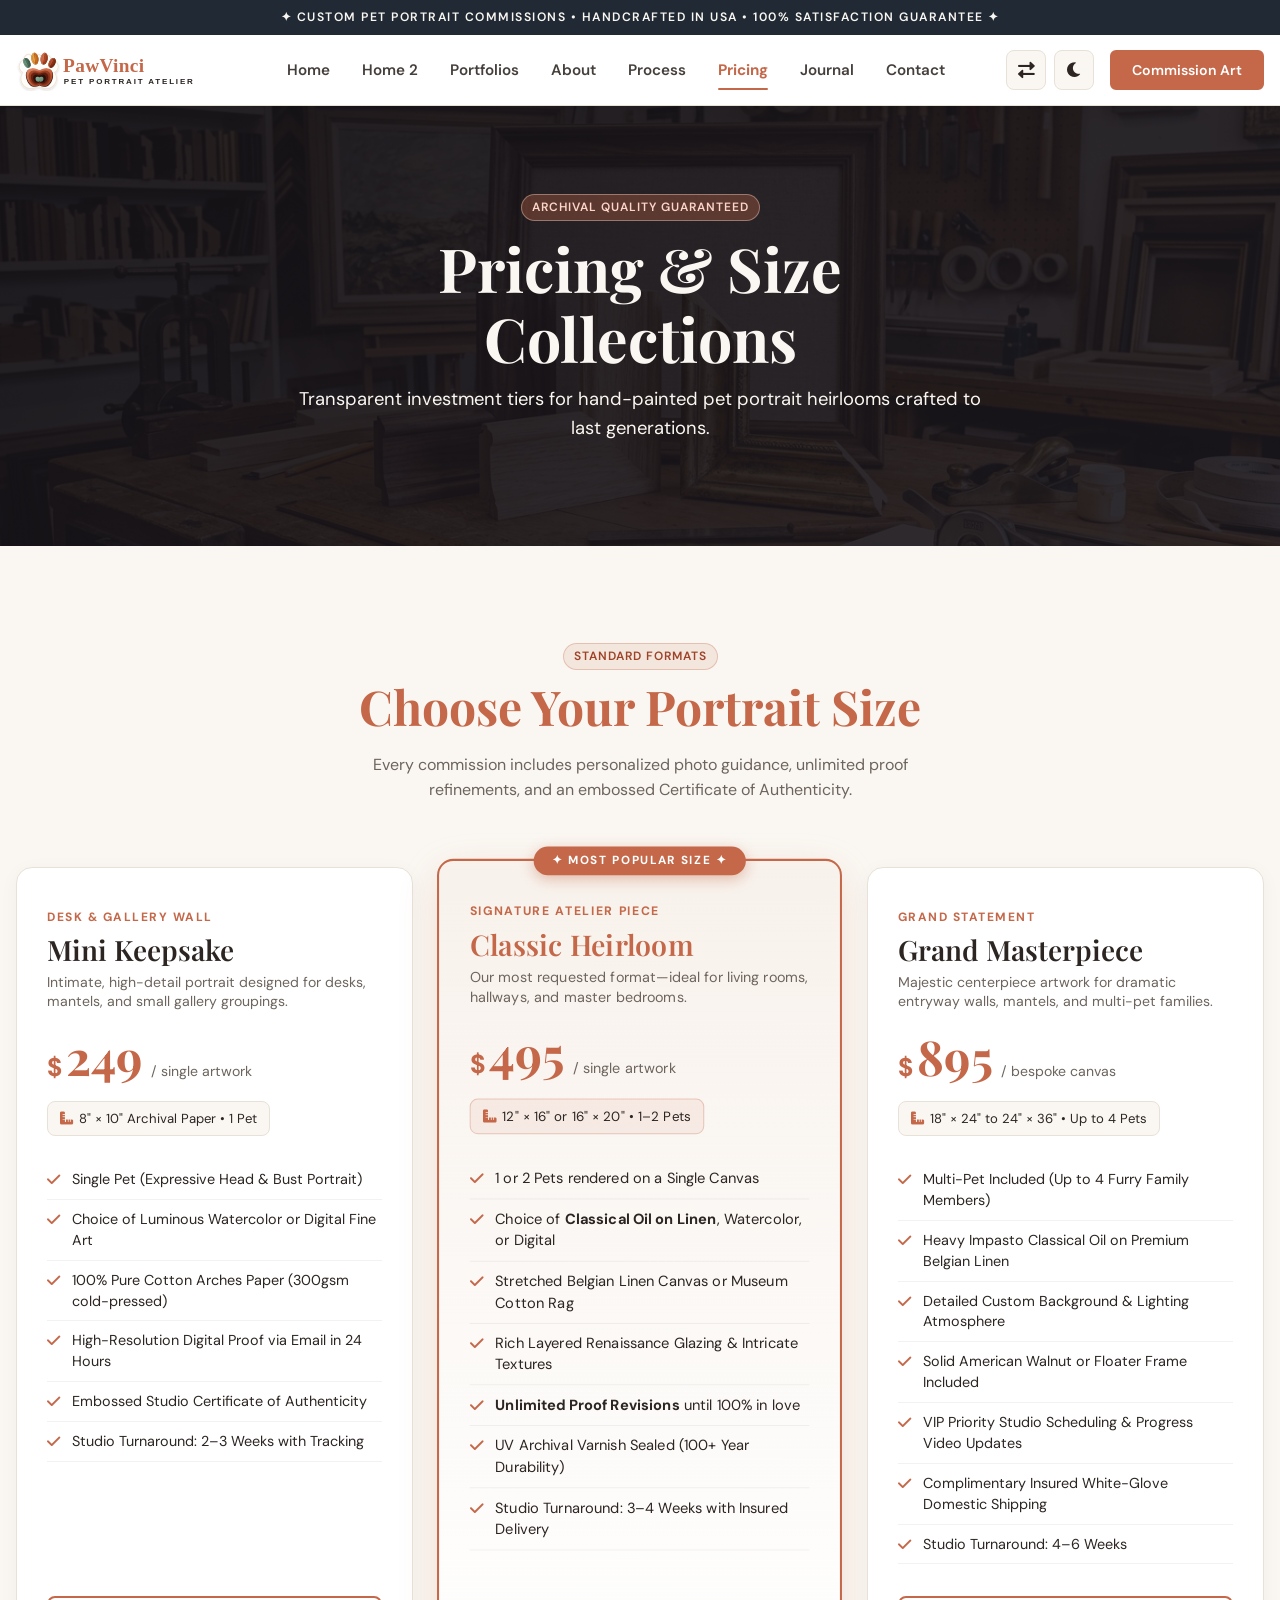
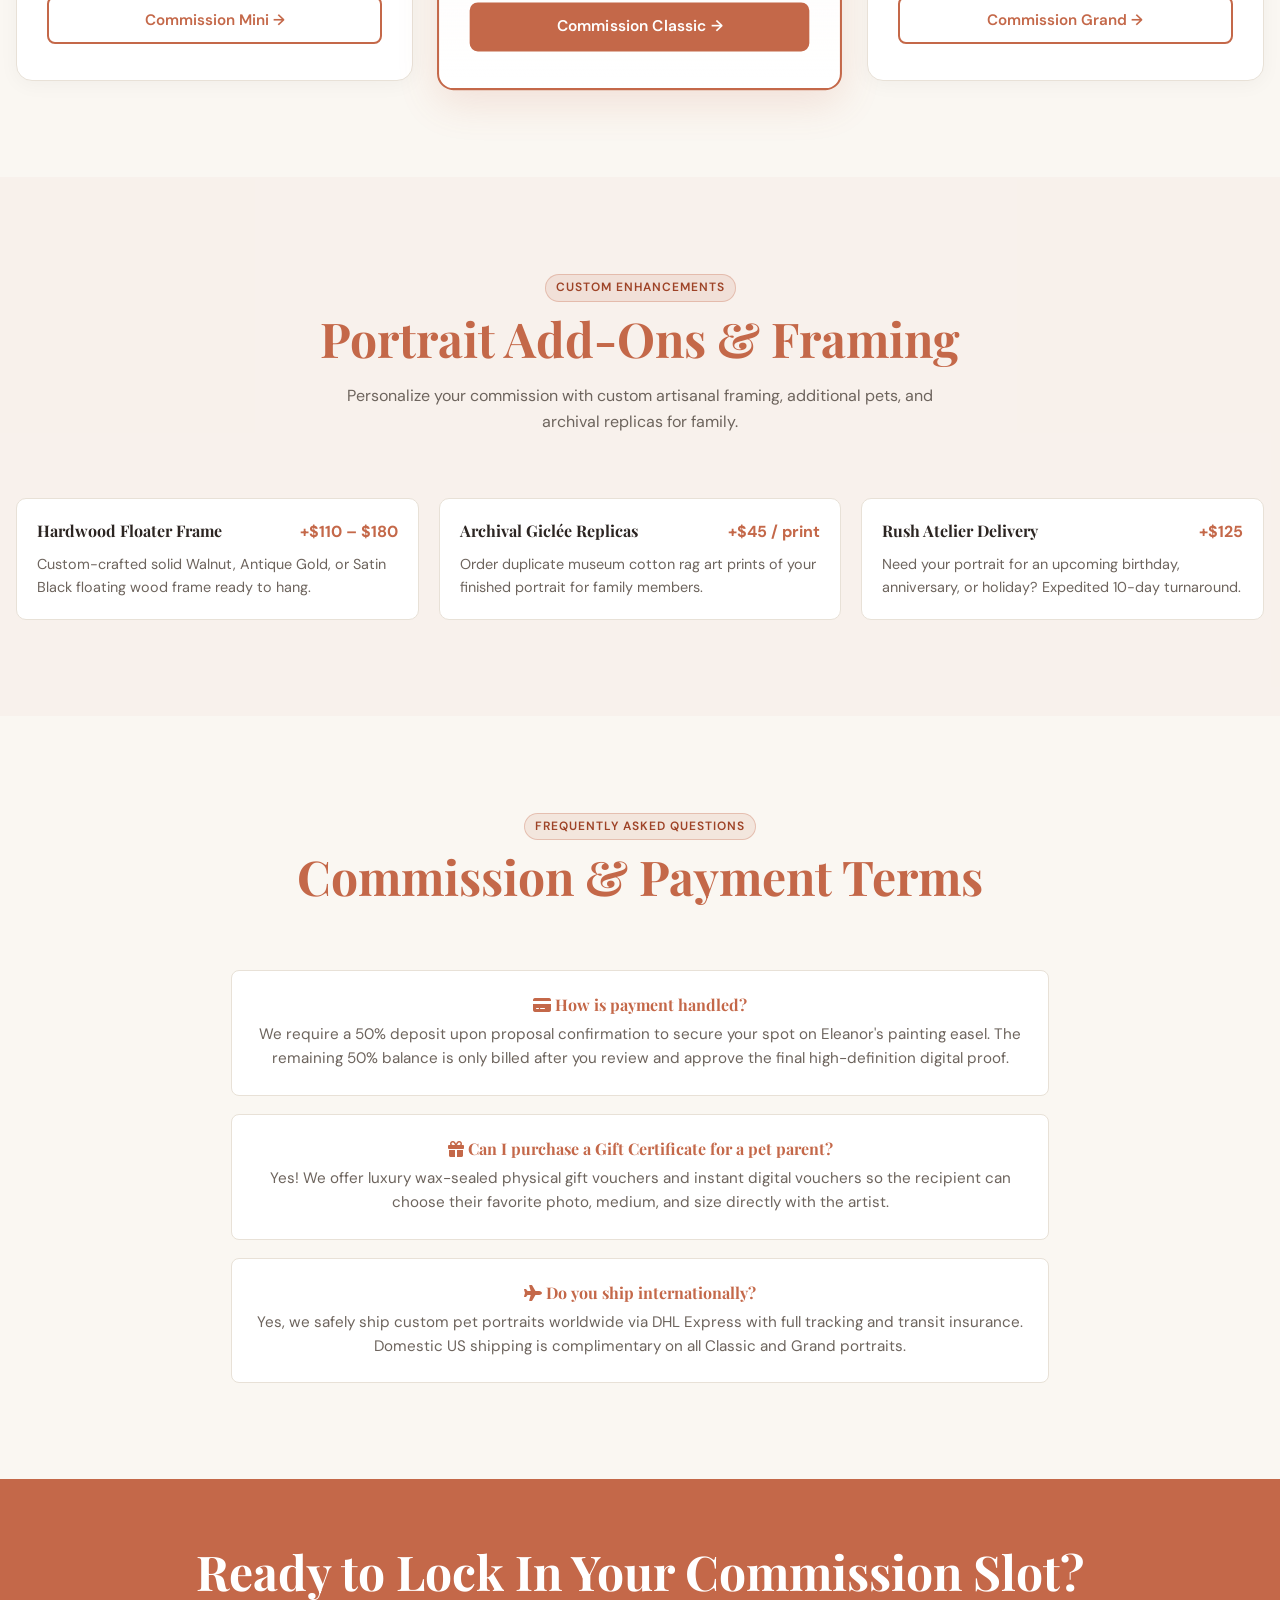
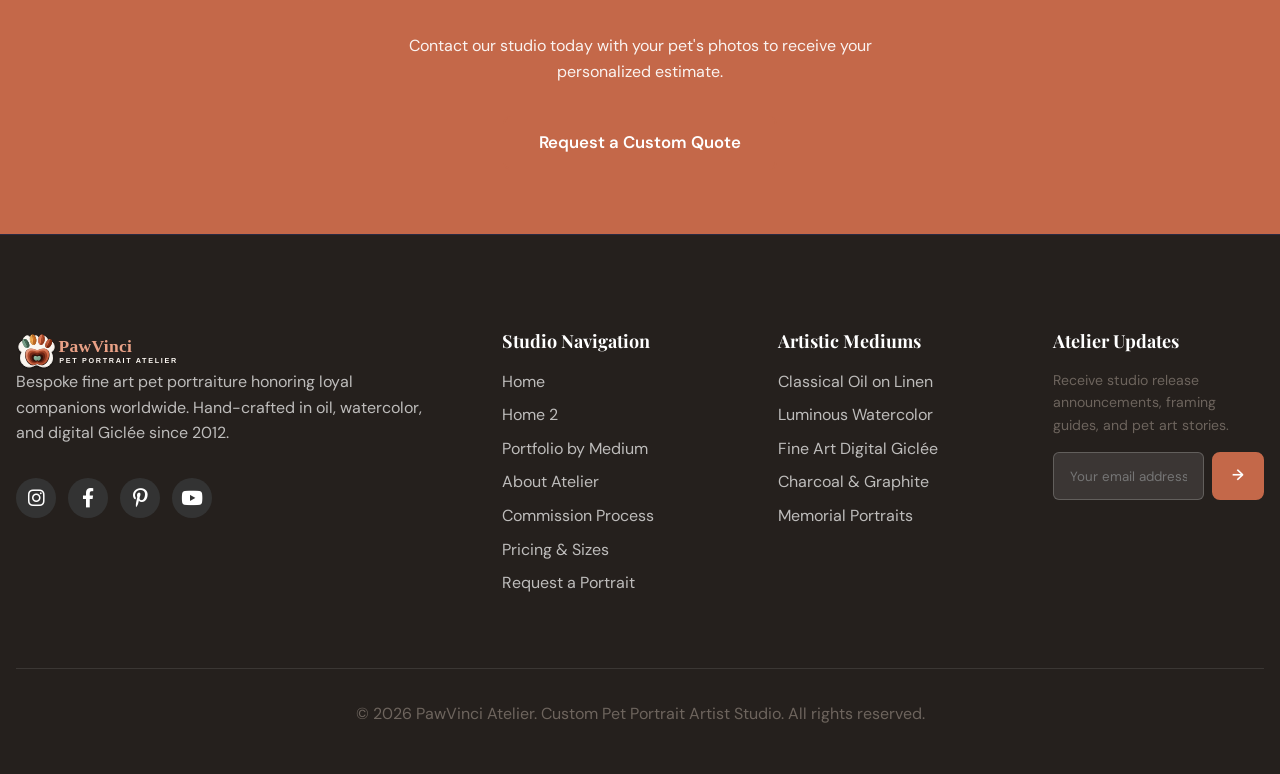
<file: pricing.html>
<!DOCTYPE html>
<html lang="en" dir="ltr" data-theme="light">

<head>
  <meta charset="UTF-8">
  <meta name="viewport" content="width=device-width, initial-scale=1.0">
  <title>PawVinci Atelier | Portrait Pricing & Sizing Guide</title>
  <link rel="icon" type="image/svg+xml" href="assets/images/favicon.svg">
  <meta name="description" content="Transparent pricing for custom pet portraits in oil, watercolor, and digital medium. Choose from Mini Keepsake, Classic Heirloom, and Grand Masterpiece sizes.">
  <link
    href="https://fonts.googleapis.com/css2?family=Playfair+Display:ital,wght@0,400;0,600;0,700;1,400&family=DM+Sans:wght@300;400;500;600;700&display=swap"
    rel="stylesheet">
  <link rel="stylesheet" href="assets/css/style.css">
  <link rel="stylesheet" href="https://cdnjs.cloudflare.com/ajax/libs/font-awesome/6.0.0/css/all.min.css">
  <link rel="stylesheet" href="assets/css/rtl.css">
  <style>
    .gallery-tag-pill {
      display: inline-block;
      font-size: 0.75rem;
      font-weight: 600;
      text-transform: uppercase;
      letter-spacing: 1px;
      color: var(--primary);
      background: rgba(196, 104, 73, 0.12);
      padding: 3px 10px;
      border-radius: 20px;
      margin-bottom: 8px;
    }
    .pricing-badge-popular {
      position: absolute;
      top: -14px;
      left: 50%;
      transform: translateX(-50%);
      background: var(--primary);
      color: #fff;
      font-size: 0.72rem;
      font-weight: 700;
      text-transform: uppercase;
      letter-spacing: 1.5px;
      padding: 5px 18px;
      border-radius: 20px;
      box-shadow: 0 4px 14px rgba(196, 104, 73, 0.4);
      white-space: nowrap;
      z-index: 10;
    }
    .pricing-card {
      position: relative;
      background: var(--surface-color);
      border: 1px solid var(--border-color);
      border-radius: 16px;
      padding: 40px 30px 36px;
      display: flex;
      flex-direction: column;
      box-shadow: 0 4px 20px rgba(0, 0, 0, 0.04);
      transition: transform 0.3s ease, border-color 0.3s ease, box-shadow 0.3s ease;
    }
    .pricing-card.featured {
      border: 2px solid var(--primary);
      background: linear-gradient(180deg, rgba(196, 104, 73, 0.04) 0%, var(--surface-color) 100%);
      box-shadow: 0 12px 40px rgba(196, 104, 73, 0.16);
      transform: scale(1.02);
    }
    .pricing-card:hover {
      transform: translateY(-6px);
      box-shadow: 0 16px 36px rgba(0, 0, 0, 0.08);
      border-color: var(--card-hover-border);
    }
    .pricing-card.featured:hover {
      transform: scale(1.02) translateY(-6px);
      box-shadow: 0 20px 48px rgba(196, 104, 73, 0.22);
    }
    .pricing-card-eyebrow {
      font-size: 0.75rem;
      font-weight: 700;
      letter-spacing: 1.5px;
      text-transform: uppercase;
      color: var(--primary);
      margin-bottom: 6px;
      display: block;
    }
    .pricing-card-title {
      font-family: var(--font-editorial, var(--font-display));
      font-size: 1.75rem;
      font-weight: 600;
      color: var(--text-color);
      line-height: 1.2;
      margin-bottom: 6px;
    }
    .pricing-card-sub {
      font-size: 0.88rem;
      color: var(--text-muted);
      margin-bottom: 20px;
      min-height: 2.6em;
      line-height: 1.4;
    }
    .price-display-row {
      display: flex;
      align-items: baseline;
      gap: 4px;
      margin-bottom: 12px;
    }
    .price-currency {
      font-size: 1.6rem;
      font-weight: 700;
      color: var(--primary);
    }
    .price-amount {
      font-size: 3rem;
      font-family: var(--font-editorial, var(--font-display));
      font-weight: 700;
      color: var(--primary);
      line-height: 1;
    }
    .price-period {
      font-size: 0.88rem;
      color: var(--text-muted);
      margin-left: 4px;
    }
    .price-size-pill {
      display: inline-flex;
      align-items: center;
      gap: 6px;
      background: var(--bg-color);
      border: 1px solid var(--border-color);
      padding: 6px 12px;
      border-radius: 8px;
      font-size: 0.82rem;
      color: var(--text-color);
      margin-bottom: 24px;
      width: fit-content;
    }
    [data-theme="dark"] .price-size-pill {
      background: rgba(255, 255, 255, 0.05);
      border-color: rgba(255, 255, 255, 0.1);
      color: var(--text-color);
    }
    [data-theme="dark"] .pricing-card.featured {
      background: linear-gradient(180deg, rgba(196, 104, 73, 0.12) 0%, var(--surface-color) 100%);
    }
    .pricing-feature-list {
      list-style: none;
      padding: 0;
      margin: 0 0 32px 0;
      text-align: left;
      flex-grow: 1;
    }
    .pricing-feature-list li {
      padding: 9px 0;
      font-size: 0.9rem;
      color: var(--text-color);
      display: flex;
      align-items: flex-start;
      gap: 12px;
      border-bottom: 1px solid rgba(0, 0, 0, 0.05);
      line-height: 1.45;
    }
    .pricing-feature-list li i {
      color: var(--primary);
      font-size: 0.95rem;
      margin-top: 3px;
      flex-shrink: 0;
    }
    .pricing-feature-list li span {
      flex-grow: 1;
    }
    .addons-grid {
      display: grid;
      grid-template-columns: repeat(auto-fit, minmax(250px, 1fr));
      gap: 20px;
      margin-top: 24px;
    }
    .addon-card {
      background: var(--surface-color);
      border: 1px solid var(--border-color);
      border-radius: 10px;
      padding: 20px;
      text-align: left;
    }
    /* Specific adjustment for Pricing Page Tablet View (768px) */
    @media (min-width: 601px) and (max-width: 1024px) {
      .pricing-grid {
        grid-template-columns: repeat(2, 1fr) !important;
        display: grid !important;
      }
      .pricing-grid .pricing-card:nth-child(3) {
        grid-column: 1 / span 2 !important;
        justify-self: center !important;
        width: 100% !important;
        max-width: calc(50% - var(--spacing-4)) !important;
      }
    }
  </style>
</head>

<body>
 
   <!-- Top Announcement Bar -->
   <div class="top-announcement-bar">
    <span>✦ Custom Pet Portrait Commissions &bull; Handcrafted in USA &bull; 100% Satisfaction Guarantee ✦</span>
  </div>

  <!-- Drawer Nav -->
  <div class="drawer-overlay"></div>
  <nav class="nav-drawer">
    <button class="drawer-close" aria-label="Close menu">&times;</button>
    <div class="drawer-links">
      <a href="index.html">Home</a>
      <a href="home2.html">Home 2</a>
      <a href="services.html">Portfolios</a>
      <a href="about.html">About</a>
      <a href="process.html">Process</a>
      <a href="pricing.html" class="active">Pricing</a>
      <a href="blog.html">Journal</a>
      <a href="contact.html">Contact</a>
    </div>
    <div class="drawer-actions">
      <div class="drawer-toggles">
        <button class="btn-icon rtl-toggle" aria-label="Toggle RTL" title="Toggle RTL"><i
            class="fa-solid fa-right-left"></i></button>
        <button class="btn-icon theme-toggle" aria-label="Toggle dark mode" title="Toggle Theme"><i
            class="fa-solid fa-moon"></i></button>
      </div>
      <a href="contact.html" class="btn btn-primary btn-full">Commission Art</a>
    </div>
  </nav>

  <!-- Main Nav -->
  <nav class="navbar">
    <div class="container">
      <a href="index.html" class="logo">
        <img src="assets/images/logo.svg" alt="PawVinci Pet Portrait Studio" style="height: 42px; width: auto;">
      </a>
      <div class="nav-links">
        <a href="index.html">Home</a>
        <a href="home2.html">Home 2</a>
        <a href="services.html">Portfolios</a>
        <a href="about.html">About</a>
        <a href="process.html">Process</a>
        <a href="pricing.html" class="active">Pricing</a>
        <a href="blog.html">Journal</a>
        <a href="contact.html">Contact</a>
      </div>
      <div class="nav-actions">
        <div class="nav-toggles">
          <button class="btn-icon rtl-toggle" aria-label="Toggle RTL" title="Toggle RTL"><i
              class="fa-solid fa-right-left"></i></button>
          <button class="btn-icon theme-toggle" aria-label="Toggle dark mode" title="Toggle Theme"><i
              class="fa-solid fa-moon"></i></button>
        </div>
        <div class="nav-cta-section">
          <a href="contact.html" class="btn btn-primary btn-nav">Commission Art</a>
        </div>
      </div>
      <button class="hamburger" aria-label="Open menu"><i class="fa-solid fa-bars"></i></button>
    </div>
  </nav>

  <!-- Section 1: Hero -->
  <section class="hero page-hero"
    style="background: linear-gradient(135deg, rgba(14, 14, 28, 0.82) 0%, rgba(26, 26, 46, 0.72) 100%),
           url('assets/images/hero-pricing.jpg') center/cover no-repeat;
           min-height: 440px; height: 46vh; display: flex; align-items: center;">
    <div class="container">
      <div class="hero-content" style="max-width: 700px; margin: 0 auto; text-align: center;">
        <span class="gallery-tag-pill" style="background: rgba(196, 104, 73, 0.25); color: #F2B29B; margin-bottom: 12px;">Archival Quality Guaranteed</span>
        <h1 class="fade-in-up" style="transition-delay: 150ms;">Pricing & Size Collections</h1>
        <p class="fade-in-up" style="transition-delay: 300ms; font-size: 1.15rem; color: #FAF6F0;">
          Transparent investment tiers for hand-painted pet portrait heirlooms crafted to last generations.
        </p>
      </div>
    </div>
  </section>

  <!-- Section 2: Pricing Tiers -->
  <section class="section-padding">
    <div class="container">
      <div class="text-center fade-in-up mb-8">
        <span class="gallery-tag-pill">Standard Formats</span>
        <h2 class="text-primary">Choose Your Portrait Size</h2>
        <p style="max-width: 600px; margin: 0 auto;">Every commission includes personalized photo guidance, unlimited proof refinements, and an embossed Certificate of Authenticity.</p>
      </div>

      <div class="grid pricing-grid" style="grid-template-columns: repeat(auto-fit, minmax(300px, 1fr)); gap: 28px; align-items: stretch;">

        <!-- Tier 1: Mini Keepsake -->
        <div class="pricing-card fade-in-up">
          <span class="pricing-card-eyebrow">Desk &amp; Gallery Wall</span>
          <h3 class="pricing-card-title">Mini Keepsake</h3>
          <p class="pricing-card-sub">Intimate, high-detail portrait designed for desks, mantels, and small gallery groupings.</p>
          
          <div class="price-display-row">
            <span class="price-currency">$</span>
            <span class="price-amount">249</span>
            <span class="price-period">/ single artwork</span>
          </div>

          <div class="price-size-pill">
            <i class="fa-solid fa-ruler-combined" style="color: var(--primary);"></i>
            <span>8" &times; 10" Archival Paper &bull; 1 Pet</span>
          </div>
          
          <ul class="pricing-feature-list">
            <li>
              <i class="fa-solid fa-check"></i>
              <span>Single Pet (Expressive Head &amp; Bust Portrait)</span>
            </li>
            <li>
              <i class="fa-solid fa-check"></i>
              <span>Choice of Luminous Watercolor or Digital Fine Art</span>
            </li>
            <li>
              <i class="fa-solid fa-check"></i>
              <span>100% Pure Cotton Arches Paper (300gsm cold-pressed)</span>
            </li>
            <li>
              <i class="fa-solid fa-check"></i>
              <span>High-Resolution Digital Proof via Email in 24 Hours</span>
            </li>
            <li>
              <i class="fa-solid fa-check"></i>
              <span>Embossed Studio Certificate of Authenticity</span>
            </li>
            <li>
              <i class="fa-solid fa-check"></i>
              <span>Studio Turnaround: 2–3 Weeks with Tracking</span>
            </li>
          </ul>

          <a href="contact.html?package=mini" class="btn btn-outline btn-full">Commission Mini &rarr;</a>
        </div>

        <!-- Tier 2: Classic Heirloom (Featured) -->
        <div class="pricing-card featured fade-in-up" style="transition-delay: 100ms;">
          <span class="pricing-badge-popular">✦ Most Popular Size ✦</span>
          
          <span class="pricing-card-eyebrow" style="color: var(--primary);">Signature Atelier Piece</span>
          <h3 class="pricing-card-title" style="color: var(--primary);">Classic Heirloom</h3>
          <p class="pricing-card-sub">Our most requested format—ideal for living rooms, hallways, and master bedrooms.</p>
          
          <div class="price-display-row">
            <span class="price-currency">$</span>
            <span class="price-amount">495</span>
            <span class="price-period">/ single artwork</span>
          </div>

          <div class="price-size-pill" style="border-color: rgba(196, 104, 73, 0.3); background: rgba(196, 104, 73, 0.08);">
            <i class="fa-solid fa-ruler-combined" style="color: var(--primary);"></i>
            <span>12" &times; 16" or 16" &times; 20" &bull; 1–2 Pets</span>
          </div>
          
          <ul class="pricing-feature-list">
            <li>
              <i class="fa-solid fa-check"></i>
              <span>1 or 2 Pets rendered on a Single Canvas</span>
            </li>
            <li>
              <i class="fa-solid fa-check"></i>
              <span>Choice of <strong>Classical Oil on Linen</strong>, Watercolor, or Digital</span>
            </li>
            <li>
              <i class="fa-solid fa-check"></i>
              <span>Stretched Belgian Linen Canvas or Museum Cotton Rag</span>
            </li>
            <li>
              <i class="fa-solid fa-check"></i>
              <span>Rich Layered Renaissance Glazing &amp; Intricate Textures</span>
            </li>
            <li>
              <i class="fa-solid fa-check"></i>
              <span><strong>Unlimited Proof Revisions</strong> until 100% in love</span>
            </li>
            <li>
              <i class="fa-solid fa-check"></i>
              <span>UV Archival Varnish Sealed (100+ Year Durability)</span>
            </li>
            <li>
              <i class="fa-solid fa-check"></i>
              <span>Studio Turnaround: 3–4 Weeks with Insured Delivery</span>
            </li>
          </ul>

          <a href="contact.html?package=classic" class="btn btn-primary btn-full">Commission Classic &rarr;</a>
        </div>

        <!-- Tier 3: Masterpiece Grand -->
        <div class="pricing-card fade-in-up" style="transition-delay: 200ms;">
          <span class="pricing-card-eyebrow">Grand Statement</span>
          <h3 class="pricing-card-title">Grand Masterpiece</h3>
          <p class="pricing-card-sub">Majestic centerpiece artwork for dramatic entryway walls, mantels, and multi-pet families.</p>
          
          <div class="price-display-row">
            <span class="price-currency">$</span>
            <span class="price-amount">895</span>
            <span class="price-period">/ bespoke canvas</span>
          </div>

          <div class="price-size-pill">
            <i class="fa-solid fa-ruler-combined" style="color: var(--primary);"></i>
            <span>18" &times; 24" to 24" &times; 36" &bull; Up to 4 Pets</span>
          </div>
          
          <ul class="pricing-feature-list">
            <li>
              <i class="fa-solid fa-check"></i>
              <span>Multi-Pet Included (Up to 4 Furry Family Members)</span>
            </li>
            <li>
              <i class="fa-solid fa-check"></i>
              <span>Heavy Impasto Classical Oil on Premium Belgian Linen</span>
            </li>
            <li>
              <i class="fa-solid fa-check"></i>
              <span>Detailed Custom Background &amp; Lighting Atmosphere</span>
            </li>
            <li>
              <i class="fa-solid fa-check"></i>
              <span>Solid American Walnut or Floater Frame Included</span>
            </li>
            <li>
              <i class="fa-solid fa-check"></i>
              <span>VIP Priority Studio Scheduling &amp; Progress Video Updates</span>
            </li>
            <li>
              <i class="fa-solid fa-check"></i>
              <span>Complimentary Insured White-Glove Domestic Shipping</span>
            </li>
            <li>
              <i class="fa-solid fa-check"></i>
              <span>Studio Turnaround: 4–6 Weeks</span>
            </li>
          </ul>

          <a href="contact.html?package=grand" class="btn btn-outline btn-full">Commission Grand &rarr;</a>
        </div>

      </div>
    </div>
  </section>

  <!-- Section 3: Add-Ons & Custom Options -->
  <section class="section-padding" style="background: rgba(196, 104, 73, 0.04);">
    <div class="container">
      <div class="text-center fade-in-up mb-8">
        <span class="gallery-tag-pill">Custom Enhancements</span>
        <h2 class="text-primary">Portrait Add-Ons & Framing</h2>
        <p style="max-width: 600px; margin: 0 auto;">Personalize your commission with custom artisanal framing, additional pets, and archival replicas for family.</p>
      </div>

      <div class="addons-grid fade-in-up">
        
        <div class="addon-card">
          <div style="display: flex; justify-content: space-between; align-items: baseline; margin-bottom: 8px;">
            <h4 style="margin: 0;">Hardwood Floater Frame</h4>
            <span style="font-weight: 700; color: var(--primary);">+$110 &ndash; $180</span>
          </div>
          <p style="font-size: 0.9rem; color: var(--text-muted); margin: 0;">Custom-crafted solid Walnut, Antique Gold, or Satin Black floating wood frame ready to hang.</p>
        </div>

        <div class="addon-card">
          <div style="display: flex; justify-content: space-between; align-items: baseline; margin-bottom: 8px;">
            <h4 style="margin: 0;">Archival Giclée Replicas</h4>
            <span style="font-weight: 700; color: var(--primary);">+$45 / print</span>
          </div>
          <p style="font-size: 0.9rem; color: var(--text-muted); margin: 0;">Order duplicate museum cotton rag art prints of your finished portrait for family members.</p>
        </div>

        <div class="addon-card">
          <div style="display: flex; justify-content: space-between; align-items: baseline; margin-bottom: 8px;">
            <h4 style="margin: 0;">Rush Atelier Delivery</h4>
            <span style="font-weight: 700; color: var(--primary);">+$125</span>
          </div>
          <p style="font-size: 0.9rem; color: var(--text-muted); margin: 0;">Need your portrait for an upcoming birthday, anniversary, or holiday? Expedited 10-day turnaround.</p>
        </div>

      </div>
    </div>
  </section>

  <!-- Section 4: Payment Terms & FAQs -->
  <section class="section-padding">
    <div class="container" style="max-width: 850px;">
      <div class="text-center fade-in-up mb-8">
        <span class="gallery-tag-pill">Frequently Asked Questions</span>
        <h2 class="text-primary">Commission & Payment Terms</h2>
      </div>

      <div class="grid" style="grid-template-columns: 1fr; gap: 18px;">
        <div class="card fade-in-up" style="padding: 24px;">
          <h4 style="margin-bottom: 8px; color: var(--primary);"><i class="fa-solid fa-credit-card"></i> How is payment handled?</h4>
          <p style="margin: 0; font-size: 0.95rem;">We require a 50% deposit upon proposal confirmation to secure your spot on Eleanor's painting easel. The remaining 50% balance is only billed after you review and approve the final high-definition digital proof.</p>
        </div>

        <div class="card fade-in-up" style="padding: 24px;">
          <h4 style="margin-bottom: 8px; color: var(--primary);"><i class="fa-solid fa-gift"></i> Can I purchase a Gift Certificate for a pet parent?</h4>
          <p style="margin: 0; font-size: 0.95rem;">Yes! We offer luxury wax-sealed physical gift vouchers and instant digital vouchers so the recipient can choose their favorite photo, medium, and size directly with the artist.</p>
        </div>

        <div class="card fade-in-up" style="padding: 24px;">
          <h4 style="margin-bottom: 8px; color: var(--primary);"><i class="fa-solid fa-plane"></i> Do you ship internationally?</h4>
          <p style="margin: 0; font-size: 0.95rem;">Yes, we safely ship custom pet portraits worldwide via DHL Express with full tracking and transit insurance. Domestic US shipping is complimentary on all Classic and Grand portraits.</p>
        </div>
      </div>
    </div>
  </section>

  <!-- CTA Banner -->
  <section class="cta-banner fade-in-up">
    <div class="container" style="display: flex; flex-direction: column; align-items: center; text-align: center;">
      <h2>Ready to Lock In Your Commission Slot?</h2>
      <p class="mb-6" style="max-width: 500px; color: rgba(255,255,255,0.92);">Contact our studio today with your pet's photos to receive your personalized estimate.</p>
      <a href="contact.html" class="btn btn-primary btn-lg">Request a Custom Quote</a>
    </div>
  </section>

  <!-- Footer -->
  <footer class="footer">
    <div class="container">
      <div class="footer-grid fade-in-up">
        <div style="text-align: inherit;">
          <a href="index.html" class="logo">
            <img src="assets/images/logo-dark.svg" alt="PawVinci Pet Portrait Studio" style="height: 38px; width: auto;">
          </a>
          <p class="footer-desc">Bespoke fine art pet portraiture honoring loyal companions worldwide. Hand-crafted in oil, watercolor, and digital Giclée since 2012.</p>
          <div class="social-icons">
            <a href="#" class="social-icon instagram" aria-label="Instagram"><i class="fab fa-instagram"></i></a>
            <a href="#" class="social-icon facebook" aria-label="Facebook"><i class="fab fa-facebook-f"></i></a>
            <a href="#" class="social-icon pinterest" aria-label="Pinterest"><i class="fab fa-pinterest-p"></i></a>
            <a href="#" class="social-icon youtube" aria-label="YouTube"><i class="fab fa-youtube"></i></a>
          </div>
        </div>
        <div>
          <h4 class="footer-heading">Studio Navigation</h4>
          <ul class="footer-links">
            <li><a href="index.html">Home</a></li>
            <li><a href="home2.html">Home 2</a></li>
            <li><a href="services.html">Portfolio by Medium</a></li>
            <li><a href="about.html">About Atelier</a></li>
            <li><a href="process.html">Commission Process</a></li>
            <li><a href="pricing.html">Pricing & Sizes</a></li>
            <li><a href="contact.html">Request a Portrait</a></li>
          </ul>
        </div>
        <div>
          <h4 class="footer-heading">Artistic Mediums</h4>
          <ul class="footer-links">
            <li><a href="services.html#oil">Classical Oil on Linen</a></li>
            <li><a href="services.html#watercolor">Luminous Watercolor</a></li>
            <li><a href="services.html#digital">Fine Art Digital Giclée</a></li>
            <li><a href="services.html#charcoal">Charcoal & Graphite</a></li>
            <li><a href="services.html#memorial">Memorial Portraits</a></li>
          </ul>
        </div>
        <div>
          <h4 class="footer-heading">Atelier Updates</h4>
          <p style="font-size: 0.88rem; color: var(--text-muted); margin-bottom: 12px;">Receive studio release announcements, framing guides, and pet art stories.</p>
          <form class="newsletter-form">
            <input type="email" class="form-control" placeholder="Your email address" required>
            <button type="submit" class="btn btn-primary" style="padding: 12px 18px;" aria-label="Subscribe">&rarr;</button>
          </form>
        </div>
      </div>
      <div class="footer-bottom fade-in-up">
        <p>&copy; 2026 PawVinci Atelier. Custom Pet Portrait Artist Studio. All rights reserved.</p>
      </div>
    </div>
  </footer>

  <button class="back-to-top" aria-label="Back to top">↑</button>
  <script src="assets/js/main.js"></script>
</body>

</html>
</file>
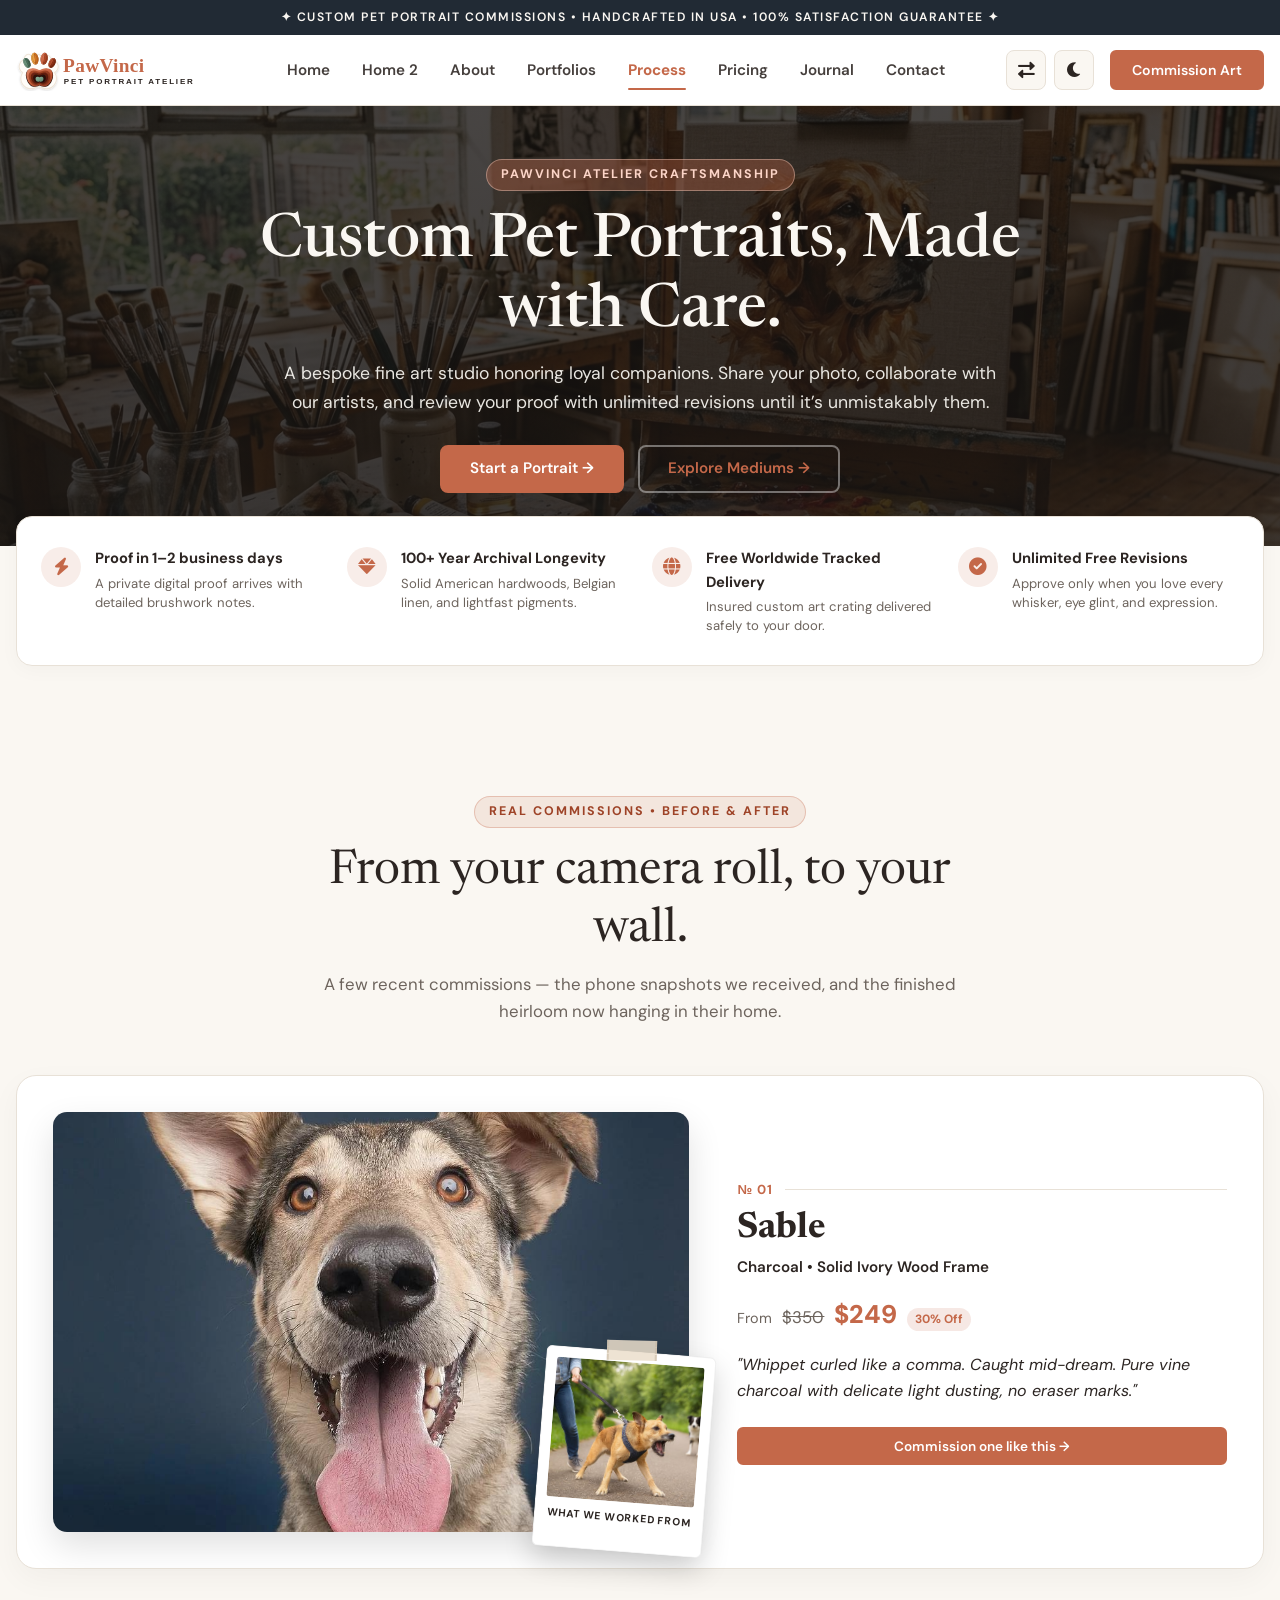
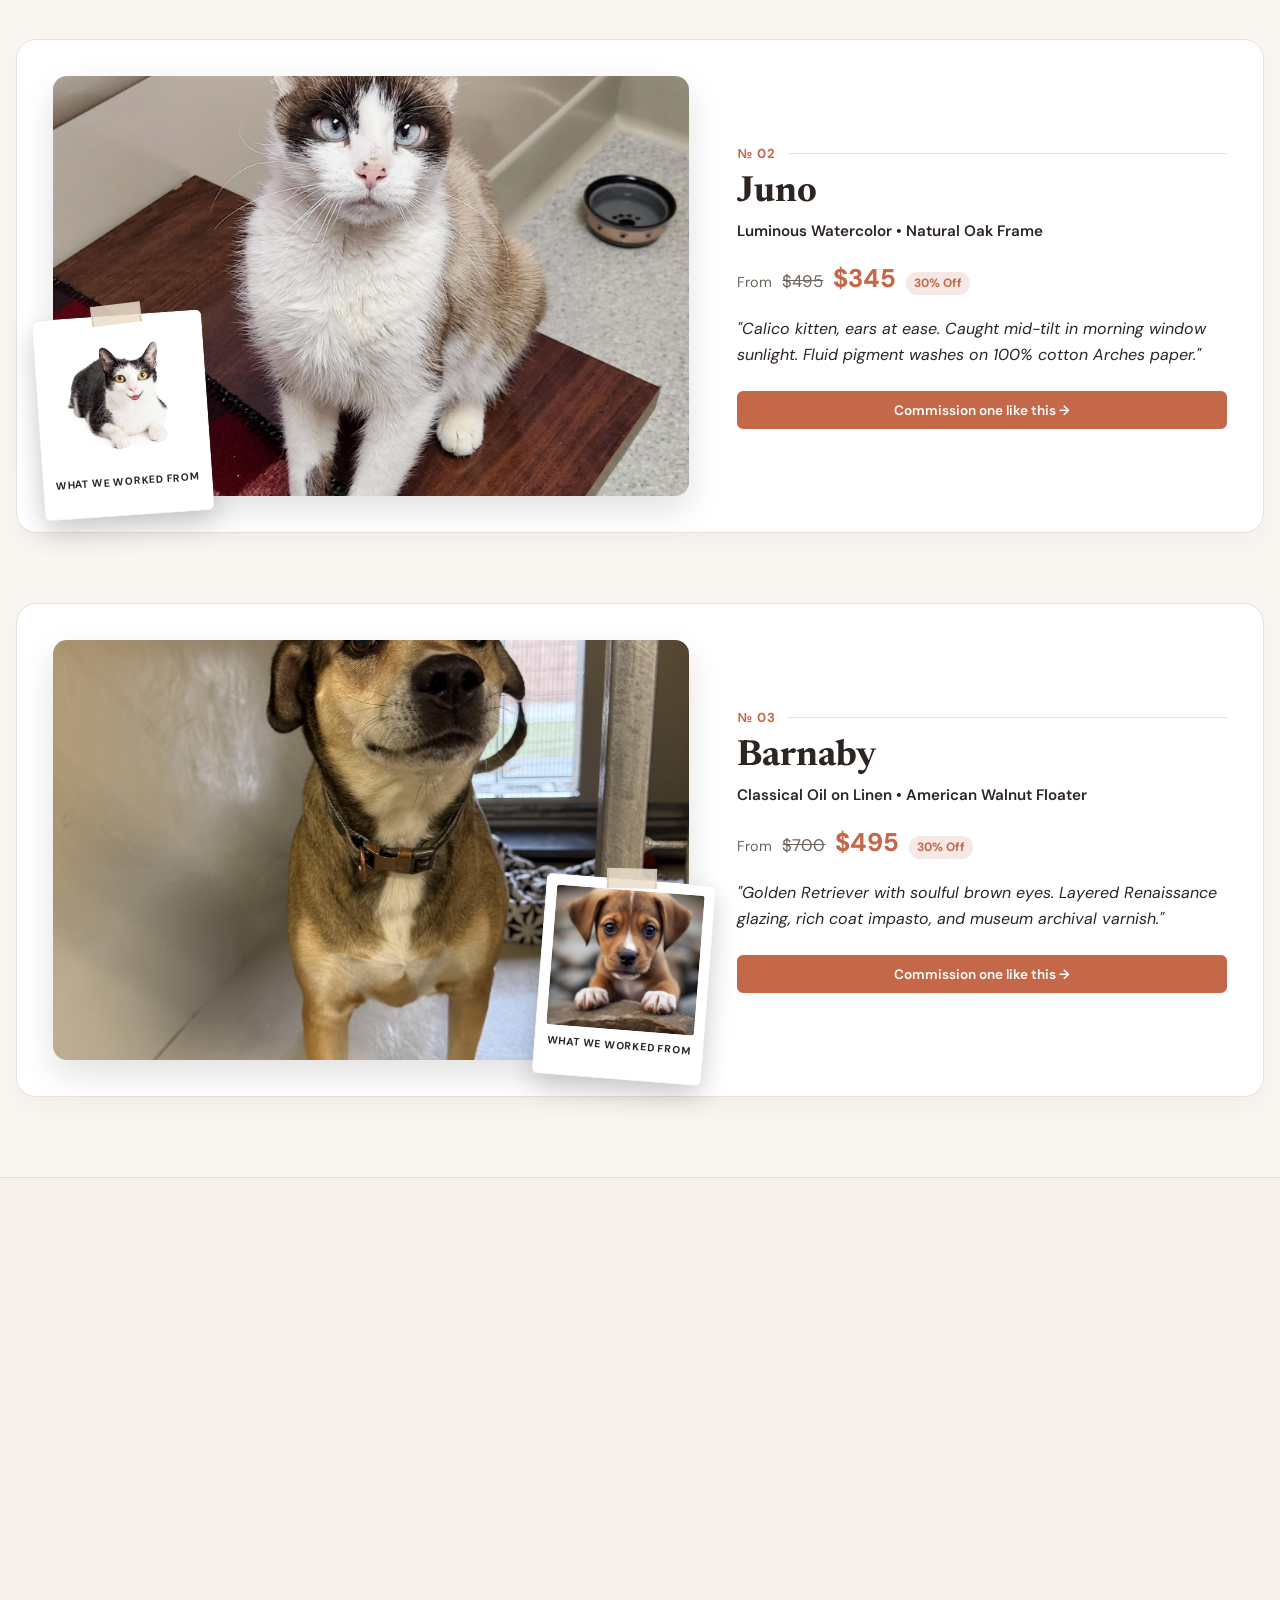
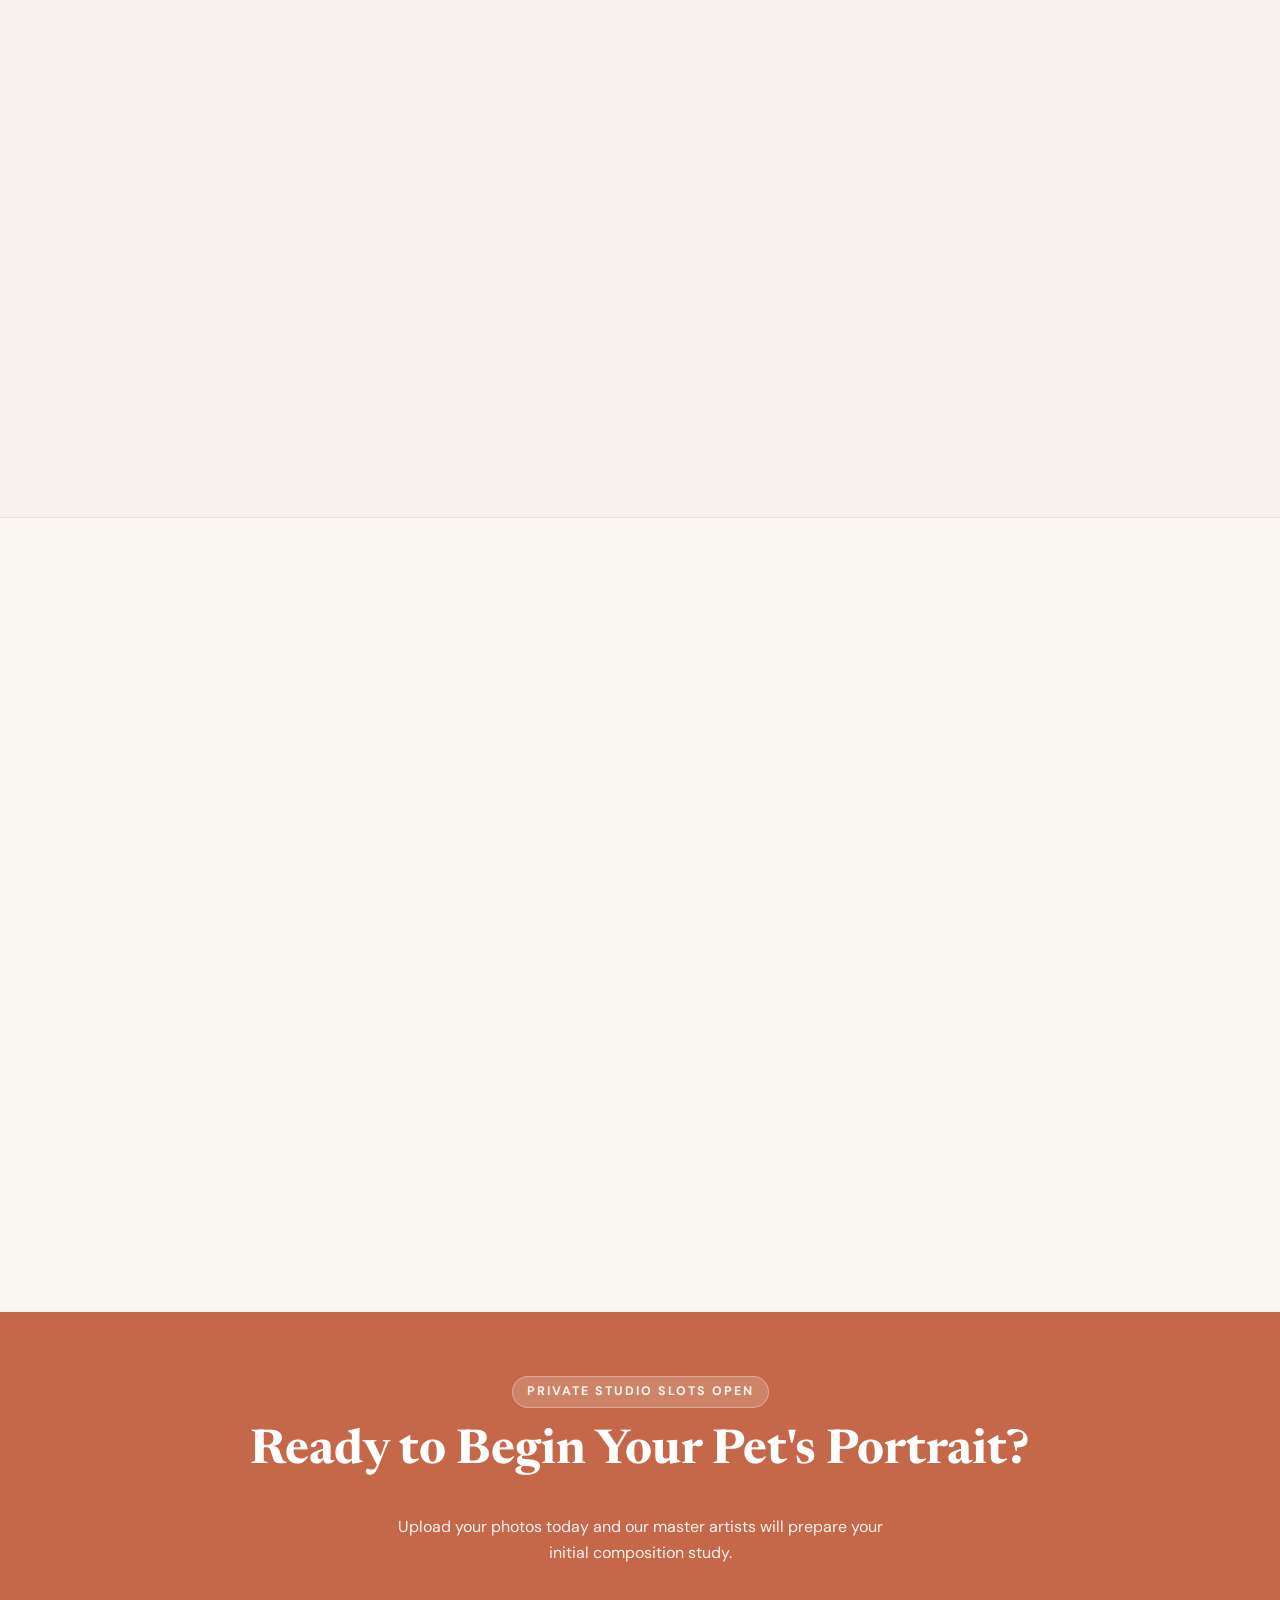
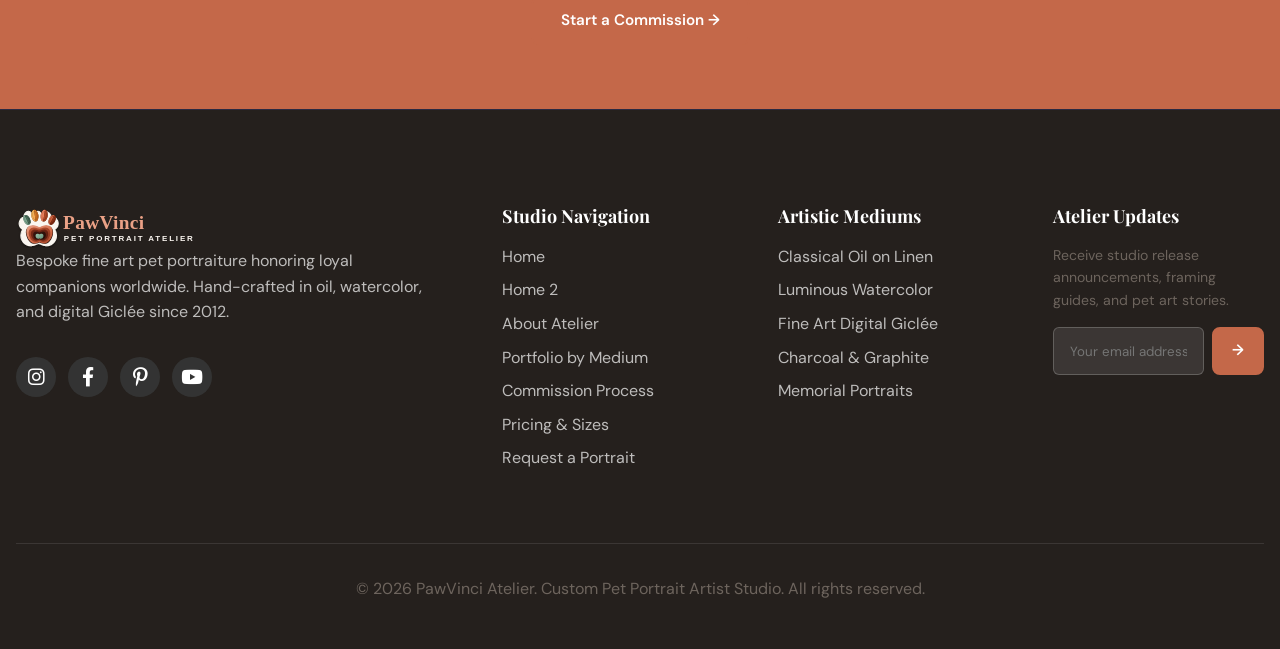
<file: process.html>
<!DOCTYPE html>
<html lang="en" dir="ltr" data-theme="light">

<head>
  <meta charset="UTF-8">
  <meta name="viewport" content="width=device-width, initial-scale=1.0">
  <title>Commission Process &amp; Atelier Craftsmanship | PawVinci Pet Portrait Studio</title>
  <link rel="icon" type="image/svg+xml" href="assets/images/favicon.svg">
  <meta name="description"
    content="Experience our collaborative 4-step fine art commission process. Hand-painted with devotion, archival framing, and unlimited revisions until you love it.">
  <link
    href="https://fonts.googleapis.com/css2?family=Playfair+Display:ital,wght@0,400;0,600;0,700;1,400;1,600&family=DM+Sans:wght@300;400;500;600;700&family=Newsreader:ital,opsz,wght@0,16..72,400;0,16..72,500;1,16..72,400;1,16..72,500&display=swap"
    rel="stylesheet">
  <link rel="stylesheet" href="assets/css/style.css">
  <link rel="stylesheet" href="https://cdnjs.cloudflare.com/ajax/libs/font-awesome/6.0.0/css/all.min.css">
  <link rel="stylesheet" href="assets/css/rtl.css">
  <style>
    :root {
      --lg-bg: var(--bg-light);
      --lg-card: var(--surface-color);
      --lg-text: var(--text-color);
      --lg-muted: var(--text-muted);
      --lg-accent: var(--primary);
      --lg-tape: #F4E8D8;
      --font-editorial: 'Newsreader', 'Playfair Display', serif;
    }

    /* Lumen & Gesso Hero - Consistent Standardized Height */
    .lg-hero {
      position: relative;
      min-height: 440px !important;
      height: 46vh !important;
      display: flex !important;
      align-items: center !important;
      justify-content: center !important;
      text-align: center;
      background: linear-gradient(180deg, rgba(20, 16, 14, 0.78) 0%, rgba(26, 22, 20, 0.86) 100%),
                  url('assets/images/hero-process.jpg') center/cover no-repeat;
      color: #FAF7F2;
      padding: 70px 0 !important;
      box-sizing: border-box;
    }

    /* High Contrast Section Label */
    .lg-eyebrow {
      font-family: var(--font-body);
      font-size: 0.78rem;
      font-weight: 700;
      text-transform: uppercase;
      letter-spacing: 2px;
      color: #9E4327;
      background: rgba(196, 104, 73, 0.12);
      border: 1px solid rgba(196, 104, 73, 0.3);
      padding: 5px 14px;
      border-radius: 20px;
      display: inline-block;
      margin-bottom: 16px;
    }

    .lg-hero .lg-eyebrow {
      color: #FCD5C8 !important;
      background: rgba(196, 104, 73, 0.35) !important;
      border-color: rgba(252, 213, 200, 0.4) !important;
    }

    [data-theme="dark"] .lg-eyebrow {
      color: #F7B7A2 !important;
      background: rgba(196, 104, 73, 0.24) !important;
      border-color: rgba(196, 104, 73, 0.4) !important;
    }

    .lg-hero-title {
      font-family: var(--font-editorial);
      font-size: clamp(2.4rem, 5vw, 4rem);
      font-weight: 500;
      line-height: 1.15;
      color: #FAF7F2;
      max-width: 800px;
      margin: 0 auto 16px;
    }

    .lg-hero-lead {
      font-size: 1.12rem;
      color: rgba(250, 247, 242, 0.92);
      max-width: 660px;
      margin: 0 auto 28px;
      line-height: 1.65;
    }

    /* Value Props Row */
    .lg-valueprops-row {
      display: grid;
      grid-template-columns: repeat(4, 1fr);
      gap: 24px;
      padding: 30px 24px;
      background: var(--surface-color);
      border: 1px solid var(--border-color);
      border-radius: 16px;
      box-shadow: 0 4px 20px rgba(0,0,0,0.03);
      margin-top: -30px;
      margin-bottom: 70px;
      position: relative;
      z-index: 10;
    }

    @media (max-width: 900px) {
      .lg-valueprops-row {
        grid-template-columns: 1fr 1fr;
        margin-top: 20px;
      }
    }
    @media (max-width: 550px) {
      .lg-valueprops-row {
        grid-template-columns: 1fr;
      }
    }

    .lg-valueprop-item {
      display: flex;
      gap: 14px;
      align-items: flex-start;
    }

    .lg-valueprop-icon {
      width: 40px;
      height: 40px;
      border-radius: 50%;
      background: rgba(196, 104, 73, 0.12);
      color: var(--primary);
      display: flex;
      align-items: center;
      justify-content: center;
      flex-shrink: 0;
      font-size: 1.1rem;
    }

    .lg-valueprop-title {
      font-weight: 700;
      font-size: 0.92rem;
      color: var(--text-color);
      margin-bottom: 3px;
    }

    .lg-valueprop-desc {
      font-size: 0.82rem;
      color: var(--text-muted);
      line-height: 1.45;
    }

    /* Transform / Before & After Stage */
    .transform-section {
      padding: 60px 0 80px;
    }

    .transform-intro {
      text-align: center;
      max-width: 680px;
      margin: 0 auto 50px;
    }

    .transform-h2 {
      font-family: var(--font-editorial);
      font-size: clamp(2rem, 4vw, 3rem);
      font-weight: 400;
      color: var(--text-color);
      margin-bottom: 12px;
    }

    .transform-pairs {
      display: flex;
      flex-direction: column;
      gap: 70px;
    }

    .transform-pair-card {
      display: grid;
      grid-template-columns: 1.3fr 1fr;
      gap: 48px;
      align-items: center;
      background: var(--surface-color);
      border: 1px solid var(--border-color);
      border-radius: 20px;
      padding: 36px;
      box-shadow: 0 10px 30px rgba(0,0,0,0.04);
    }

    @media (max-width: 900px) {
      .transform-pair-card {
        grid-template-columns: 1fr;
        gap: 30px;
        padding: 24px;
      }
    }

    .transform-stage {
      position: relative;
      border-radius: 16px;
      overflow: visible;
    }

    .after-framed-img {
      width: 100%;
      height: 420px;
      object-fit: cover;
      border-radius: 14px;
      box-shadow: 0 14px 34px rgba(0,0,0,0.12);
      display: block;
    }

    .before-photo-polaroid {
      position: absolute;
      bottom: -20px;
      right: -20px;
      width: 170px;
      background: #FFFFFF;
      padding: 10px 10px 24px;
      border-radius: 6px;
      box-shadow: 0 12px 28px rgba(0,0,0,0.18);
      transform: rotate(4.5deg);
      z-index: 10;
      border: 1px solid rgba(0,0,0,0.06);
    }

    [data-theme="dark"] .before-photo-polaroid {
      background: #25201D;
      border: 1px solid #4A3E39;
    }

    .before-photo-polaroid img {
      width: 100%;
      height: 140px;
      object-fit: cover;
      border-radius: 3px;
    }

    .polaroid-tape {
      position: absolute;
      top: -12px;
      left: 35%;
      width: 50px;
      height: 20px;
      background: rgba(235, 222, 204, 0.85);
      border-left: 2px dashed rgba(200, 185, 165, 0.6);
      border-right: 2px dashed rgba(200, 185, 165, 0.6);
      transform: rotate(-3deg);
    }

    .polaroid-tag {
      font-size: 0.65rem;
      font-weight: 700;
      text-transform: uppercase;
      letter-spacing: 0.8px;
      color: var(--text-color);
      margin-top: 8px;
      display: block;
      text-align: center;
    }

    .transform-story-box {
      display: flex;
      flex-direction: column;
      justify-content: center;
    }

    .transform-plate {
      display: flex;
      align-items: center;
      gap: 12px;
      font-family: var(--font-body);
      font-size: 0.82rem;
      font-weight: 700;
      color: var(--primary);
      text-transform: uppercase;
      letter-spacing: 1px;
      margin-bottom: 8px;
    }

    .transform-plate-line {
      flex-grow: 1;
      height: 1px;
      background: var(--border-color);
    }

    .transform-pet-name {
      font-family: var(--font-editorial);
      font-size: 2.25rem;
      color: var(--text-color);
      margin-bottom: 4px;
    }

    .transform-medium-label {
      font-size: 0.95rem;
      color: var(--text-color);
      font-weight: 600;
      margin-bottom: 16px;
    }

    .transform-price-row {
      display: flex;
      align-items: baseline;
      gap: 10px;
      margin-bottom: 16px;
    }

    .transform-price-now {
      font-size: 1.6rem;
      font-weight: 800;
      color: var(--primary);
    }

    .transform-price-was {
      font-size: 1.05rem;
      color: var(--text-muted);
      text-decoration: line-through;
    }

    .transform-blurb {
      font-size: 1rem;
      line-height: 1.6;
      color: var(--text-color);
      margin-bottom: 24px;
      font-style: italic;
    }

    /* Process Section */
    .process-section {
      padding: 80px 0;
      background: rgba(196, 104, 73, 0.03);
      border-top: 1px solid var(--border-color);
      border-bottom: 1px solid var(--border-color);
    }

    .process-sticky-layout {
      display: grid;
      grid-template-columns: 1fr 1.4fr;
      gap: 60px;
      align-items: start;
    }

    @media (max-width: 900px) {
      .process-sticky-layout {
        grid-template-columns: 1fr;
        gap: 36px;
      }
    }

    .process-sticky-left {
      position: sticky;
      top: 120px;
    }

    .process-step-list {
      display: flex;
      flex-direction: column;
      gap: 32px;
    }

    .lg-step-card {
      background: var(--surface-color);
      border: 1px solid var(--border-color);
      border-radius: 16px;
      padding: 32px 28px;
      display: flex;
      gap: 22px;
      box-shadow: 0 4px 16px rgba(0,0,0,0.03);
      transition: transform 0.3s ease, border-color 0.3s ease;
    }

    .lg-step-card:hover {
      transform: translateY(-3px);
      border-color: var(--primary);
    }

    .lg-step-num {
      font-family: var(--font-editorial);
      font-size: 2.2rem;
      font-weight: 600;
      color: var(--primary);
      line-height: 1;
      opacity: 0.9;
    }

    .lg-step-title {
      font-family: var(--font-editorial);
      font-size: 1.4rem;
      font-weight: 600;
      color: var(--text-color);
      margin-bottom: 8px;
    }

    .lg-step-body {
      font-size: 0.95rem;
      color: var(--text-muted);
      line-height: 1.6;
    }

    /* Materials Section */
    .materials-grid {
      display: grid;
      grid-template-columns: repeat(auto-fit, minmax(280px, 1fr));
      gap: 28px;
      margin-top: 40px;
    }

    .material-card {
      background: var(--surface-color);
      border: 1px solid var(--border-color);
      border-radius: 16px;
      overflow: hidden;
      box-shadow: 0 6px 20px rgba(0,0,0,0.04);
      transition: transform 0.3s ease;
    }

    .material-card:hover {
      transform: translateY(-5px);
      border-color: var(--card-hover-border);
    }

    .material-card img {
      width: 100%;
      height: 220px;
      object-fit: cover;
    }

    .material-body {
      padding: 24px;
    }
  </style>
</head>

<body>

  <!-- Top Announcement Bar -->
  <div class="top-announcement-bar">
    <span>✦ Custom Pet Portrait Commissions &bull; Handcrafted in USA &bull; 100% Satisfaction Guarantee ✦</span>
  </div>

  <!-- Drawer Nav -->
  <div class="drawer-overlay"></div>
  <nav class="nav-drawer">
    <button class="drawer-close" aria-label="Close menu">&times;</button>
    <div class="drawer-links">
      <a href="index.html">Home</a>
      <a href="home2.html">Home 2</a>
      <a href="about.html">About</a>
      <a href="services.html">Portfolios</a>
      <a href="process.html" class="active">Process</a>
      <a href="pricing.html">Pricing</a>
      <a href="blog.html">Journal</a>
      <a href="contact.html">Contact</a>
    </div>
    <div class="drawer-actions">
      <div class="drawer-toggles">
        <button class="btn-icon rtl-toggle" aria-label="Toggle RTL" title="Toggle RTL"><i
            class="fa-solid fa-right-left"></i></button>
        <button class="btn-icon theme-toggle" aria-label="Toggle dark mode" title="Toggle Theme"><i
            class="fa-solid fa-moon"></i></button>
      </div>
      <a href="contact.html" class="btn btn-primary btn-full">Commission Art</a>
    </div>
  </nav>

  <!-- Main Nav -->
  <nav class="navbar">
    <div class="container">
      <a href="index.html" class="logo">
        <img src="assets/images/logo.svg" alt="PawVinci Pet Portrait Studio" style="height: 42px; width: auto;">
      </a>
      <div class="nav-links">
        <a href="index.html">Home</a>
        <a href="home2.html">Home 2</a>
        <a href="about.html">About</a>
        <a href="services.html">Portfolios</a>
        <a href="process.html" class="active">Process</a>
        <a href="pricing.html">Pricing</a>
        <a href="blog.html">Journal</a>
        <a href="contact.html">Contact</a>
      </div>
      <div class="nav-actions">
        <div class="nav-toggles">
          <button class="btn-icon rtl-toggle" aria-label="Toggle RTL" title="Toggle RTL"><i
              class="fa-solid fa-right-left"></i></button>
          <button class="btn-icon theme-toggle" aria-label="Toggle dark mode" title="Toggle Theme"><i
              class="fa-solid fa-moon"></i></button>
        </div>
        <div class="nav-cta-section">
          <a href="contact.html" class="btn btn-primary btn-nav">Commission Art</a>
        </div>
      </div>
      <button class="hamburger" aria-label="Open menu"><i class="fa-solid fa-bars"></i></button>
    </div>
  </nav>

  <!-- Section 1: Process Editorial Hero -->
  <section class="lg-hero">
    <div class="container">
      <span class="lg-eyebrow">PawVinci Atelier Craftsmanship</span>
      <h1 class="lg-hero-title">Custom Pet Portraits, Made with Care.</h1>
      <p class="lg-hero-lead">
        A bespoke fine art studio honoring loyal companions. Share your photo, collaborate with our artists, and review your proof with unlimited revisions until it’s unmistakably them.
      </p>
      <div style="display: flex; gap: 14px; justify-content: center; flex-wrap: wrap;">
        <a href="contact.html" class="btn btn-primary">Start a Portrait &rarr;</a>
        <a href="services.html" class="btn btn-outline" style="color: #fff; border-color: rgba(255,255,255,0.4);">Explore Mediums &rarr;</a>
      </div>
    </div>
  </section>

  <!-- Section 2: Value Props Row -->
  <div class="container">
    <div class="lg-valueprops-row fade-in-up">
      
      <div class="lg-valueprop-item">
        <div class="lg-valueprop-icon"><i class="fa-solid fa-bolt"></i></div>
        <div>
          <div class="lg-valueprop-title">Proof in 1–2 business days</div>
          <div class="lg-valueprop-desc">A private digital proof arrives with detailed brushwork notes.</div>
        </div>
      </div>

      <div class="lg-valueprop-item">
        <div class="lg-valueprop-icon"><i class="fa-solid fa-gem"></i></div>
        <div>
          <div class="lg-valueprop-title">100+ Year Archival Longevity</div>
          <div class="lg-valueprop-desc">Solid American hardwoods, Belgian linen, and lightfast pigments.</div>
        </div>
      </div>

      <div class="lg-valueprop-item">
        <div class="lg-valueprop-icon"><i class="fa-solid fa-globe"></i></div>
        <div>
          <div class="lg-valueprop-title">Free Worldwide Tracked Delivery</div>
          <div class="lg-valueprop-desc">Insured custom art crating delivered safely to your door.</div>
        </div>
      </div>

      <div class="lg-valueprop-item">
        <div class="lg-valueprop-icon"><i class="fa-solid fa-circle-check"></i></div>
        <div>
          <div class="lg-valueprop-title">Unlimited Free Revisions</div>
          <div class="lg-valueprop-desc">Approve only when you love every whisker, eye glint, and expression.</div>
        </div>
      </div>

    </div>
  </div>

  <!-- Section 3: Before & After Transformation Stage -->
  <section class="transform-section">
    <div class="container">
      <div class="transform-intro fade-in-up">
        <div class="lg-eyebrow">Real commissions &bull; before &amp; after</div>
        <h2 class="transform-h2">From your camera roll, to your wall.</h2>
        <p style="color: var(--text-muted); font-size: 1.05rem;">A few recent commissions — the phone snapshots we received, and the finished heirloom now hanging in their home.</p>
      </div>

      <div class="transform-pairs">

        <!-- Pair 1: Sable (Charcoal) -->
        <article class="transform-pair-card fade-in-up">
          <div class="transform-stage">
            <img src="assets/images/DOGS.png" alt="Finished charcoal portrait of Sable in ivory frame" class="after-framed-img">
            
            <!-- Polaroid "What we worked from" with tape -->
            <div class="before-photo-polaroid">
              <div class="polaroid-tape"></div>
              <img src="assets/images/before.png" alt="Reference snapshot of Sable">
              <span class="polaroid-tag">What we worked from</span>
            </div>
          </div>

          <div class="transform-story-box">
            <div class="transform-plate">
              <span>№ 01</span>
              <div class="transform-plate-line"></div>
            </div>
            <h3 class="transform-pet-name">Sable</h3>
            <div class="transform-medium-label">Charcoal &bull; Solid Ivory Wood Frame</div>
            <div class="transform-price-row">
              <span style="font-size: 0.9rem; color: var(--text-muted);">From</span>
              <span class="transform-price-was">$350</span>
              <span class="transform-price-now">$249</span>
              <span style="background: rgba(196, 104, 73, 0.15); color: var(--primary); font-size: 0.75rem; font-weight: 700; padding: 2px 8px; border-radius: 12px;">30% Off</span>
            </div>
            <p class="transform-blurb">"Whippet curled like a comma. Caught mid-dream. Pure vine charcoal with delicate light dusting, no eraser marks."</p>
            <a href="contact.html?style=charcoal" class="btn btn-primary btn-sm">Commission one like this &rarr;</a>
          </div>
        </article>

        <!-- Pair 2: Juno (Luminous Watercolor) -->
        <article class="transform-pair-card fade-in-up" style="transition-delay: 100ms;">
          <div class="transform-stage">
            <img src="assets/images/Chloe.png" alt="Finished watercolor portrait of Juno in honey oak frame" class="after-framed-img">
            
            <div class="before-photo-polaroid" style="right: auto; left: -15px; transform: rotate(-4deg);">
              <div class="polaroid-tape"></div>
              <img src="assets/images/CATS.png" alt="Reference snapshot of Juno">
              <span class="polaroid-tag">What we worked from</span>
            </div>
          </div>

          <div class="transform-story-box">
            <div class="transform-plate">
              <span>№ 02</span>
              <div class="transform-plate-line"></div>
            </div>
            <h3 class="transform-pet-name">Juno</h3>
            <div class="transform-medium-label">Luminous Watercolor &bull; Natural Oak Frame</div>
            <div class="transform-price-row">
              <span style="font-size: 0.9rem; color: var(--text-muted);">From</span>
              <span class="transform-price-was">$495</span>
              <span class="transform-price-now">$345</span>
              <span style="background: rgba(196, 104, 73, 0.15); color: var(--primary); font-size: 0.75rem; font-weight: 700; padding: 2px 8px; border-radius: 12px;">30% Off</span>
            </div>
            <p class="transform-blurb">"Calico kitten, ears at ease. Caught mid-tilt in morning window sunlight. Fluid pigment washes on 100% cotton Arches paper."</p>
            <a href="contact.html?style=watercolor" class="btn btn-primary btn-sm">Commission one like this &rarr;</a>
          </div>
        </article>

        <!-- Pair 3: Barnaby (Classical Oil) -->
        <article class="transform-pair-card fade-in-up" style="transition-delay: 200ms;">
          <div class="transform-stage">
            <img src="assets/images/Luna.png" alt="Finished oil portrait of Barnaby in walnut frame" class="after-framed-img">
            
            <div class="before-photo-polaroid">
              <div class="polaroid-tape"></div>
              <img src="assets/images/PUPPIES.png" alt="Reference snapshot of Barnaby">
              <span class="polaroid-tag">What we worked from</span>
            </div>
          </div>

          <div class="transform-story-box">
            <div class="transform-plate">
              <span>№ 03</span>
              <div class="transform-plate-line"></div>
            </div>
            <h3 class="transform-pet-name">Barnaby</h3>
            <div class="transform-medium-label">Classical Oil on Linen &bull; American Walnut Floater</div>
            <div class="transform-price-row">
              <span style="font-size: 0.9rem; color: var(--text-muted);">From</span>
              <span class="transform-price-was">$700</span>
              <span class="transform-price-now">$495</span>
              <span style="background: rgba(196, 104, 73, 0.15); color: var(--primary); font-size: 0.75rem; font-weight: 700; padding: 2px 8px; border-radius: 12px;">30% Off</span>
            </div>
            <p class="transform-blurb">"Golden Retriever with soulful brown eyes. Layered Renaissance glazing, rich coat impasto, and museum archival varnish."</p>
            <a href="contact.html?style=oil" class="btn btn-primary btn-sm">Commission one like this &rarr;</a>
          </div>
        </article>

      </div>
    </div>
  </section>

  <!-- Section 4: The 4-Step Sticky Process -->
  <section class="process-section" id="process">
    <div class="container">
      <div class="process-sticky-layout">
        
        <div class="process-sticky-left fade-in-up">
          <span class="lg-eyebrow">The Atelier Process</span>
          <h2 style="font-family: var(--font-editorial); font-size: clamp(2rem, 3.5vw, 2.75rem); color: var(--text-color); margin-bottom: 16px;">
            Four small steps. Most patrons finish in one sitting.
          </h2>
          <p style="color: var(--text-muted); font-size: 1rem; line-height: 1.65; margin-bottom: 24px;">
            It’s a friendly, intimate collaboration — closer to a cozy studio visit than an automated checkout. If you need any advice at any stage, a real artist is just an email or phone call away.
          </p>
          <a href="contact.html" class="btn btn-primary">Start Your Commission &rarr;</a>
        </div>

        <div class="process-step-list">
          
          <div class="lg-step-card fade-in-up">
            <div class="lg-step-num">01</div>
            <div>
              <div class="lg-step-title">Tell us about your pet</div>
              <div class="lg-step-body">Upload a clear photo of your pet and share their name and personality. The studio reviews what you send before we begin work to make sure lighting and angles are optimal.</div>
            </div>
          </div>

          <div class="lg-step-card fade-in-up" style="transition-delay: 100ms;">
            <div class="lg-step-num">02</div>
            <div>
              <div class="lg-step-title">Pick a style & medium</div>
              <div class="lg-step-body">Choose from Classical Oil on Linen, Luminous Watercolor, Digital Fine Art Giclée, or Charcoal — whichever best captures your companion's energy.</div>
            </div>
          </div>

          <div class="lg-step-card fade-in-up" style="transition-delay: 200ms;">
            <div class="lg-step-num">03</div>
            <div>
              <div class="lg-step-title">Review your private proof</div>
              <div class="lg-step-body">Within 24 hours, a private link arrives with your artwork proof. Approve it as-is, or request adjustments — unlimited revisions are included until you love it.</div>
            </div>
          </div>

          <div class="lg-step-card fade-in-up" style="transition-delay: 300ms;">
            <div class="lg-step-num">04</div>
            <div>
              <div class="lg-step-title">Receive your framed heirloom</div>
              <div class="lg-step-body">Your finished portrait is prepared for museum archival printing, varnished, custom framed in solid wood if you like, and safely shipped with full insurance and tracking.</div>
            </div>
          </div>

        </div>

      </div>
    </div>
  </section>

  <!-- Section 5: Materials & Craftsmanship ("Four ways to hang it") -->
  <section class="section-padding">
    <div class="container">
      <div class="text-center fade-in-up mb-6">
        <span class="lg-eyebrow">Materials &amp; Craftsmanship</span>
        <h2 style="font-family: var(--font-editorial); font-size: clamp(2rem, 4vw, 3rem); color: var(--text-color);">Four ways to hang it.</h2>
        <p style="color: var(--text-muted); max-width: 650px; margin: 0 auto;">Every commission is handcrafted to last generations using FSC-certified solid hardwoods and acid-free archival mounts.</p>
      </div>

      <div class="materials-grid">
        
        <div class="material-card fade-in-up">
          <img src="assets/images/classic-wood-frame.jpg" alt="Classic Hardwood Framed Pet Portrait">
          <div class="material-body">
            <h4 style="font-family: var(--font-editorial); font-size: 1.25rem; margin-bottom: 6px;">Classic Wood Frame</h4>
            <p style="font-size: 0.88rem; color: var(--text-muted); margin: 0;">FSC-certified solid American Walnut, Natural Oak, or Matte Black with lightweight shatterproof UV acrylic.</p>
          </div>
        </div>

        <div class="material-card fade-in-up" style="transition-delay: 100ms;">
          <img src="assets/images/matted-box-frame.jpg" alt="Matted Museum Box Frame Pet Portrait">
          <div class="material-body">
            <h4 style="font-family: var(--font-editorial); font-size: 1.25rem; margin-bottom: 6px;">Matted Box Frame</h4>
            <p style="font-size: 0.88rem; color: var(--text-muted); margin: 0;">Bevel-cut Snow White museum mount board offering breathing room and depth for watercolor & charcoal.</p>
          </div>
        </div>

        <div class="material-card fade-in-up" style="transition-delay: 200ms;">
          <img src="assets/images/Duke.png" alt="Belgian Linen Float Frame Pet Portrait">
          <div class="material-body">
            <h4 style="font-family: var(--font-editorial); font-size: 1.25rem; margin-bottom: 6px;">Linen Float Frame</h4>
            <p style="font-size: 0.88rem; color: var(--text-muted); margin: 0;">Stretched Belgian linen canvas suspended inside a deep floating wood tray for an ultra-luxury gallery feel.</p>
          </div>
        </div>

        <div class="material-card fade-in-up" style="transition-delay: 300ms;">
          <img src="assets/images/after.png" alt="Gallery Wrapped Canvas Pet Portrait">
          <div class="material-body">
            <h4 style="font-family: var(--font-editorial); font-size: 1.25rem; margin-bottom: 6px;">Gallery Wrapped Canvas</h4>
            <p style="font-size: 0.88rem; color: var(--text-muted); margin: 0;">Clean, frameless 1.5" deep canvas with artwork mirrored around the edges for a contemporary aesthetic.</p>
          </div>
        </div>

      </div>
    </div>
  </section>

  <!-- CTA Banner -->
  <section class="cta-banner fade-in-up">
    <div class="container" style="display: flex; flex-direction: column; align-items: center; text-align: center;">
      <span class="lg-eyebrow" style="color: #FAF6F0 !important; background: rgba(255,255,255,0.18) !important; border-color: rgba(255,255,255,0.3) !important;">Private Studio Slots Open</span>
      <h2 style="font-family: var(--font-editorial); font-size: clamp(2rem, 4vw, 3rem);">Ready to Begin Your Pet's Portrait?</h2>
      <p class="mb-6" style="max-width: 520px; color: rgba(255,255,255,0.92);">Upload your photos today and our master artists will prepare your initial composition study.</p>
      <a href="contact.html" class="btn btn-primary" style="font-weight: 600;">Start a Commission &rarr;</a>
    </div>
  </section>

  <!-- Footer -->
  <footer class="footer">
    <div class="container">
      <div class="footer-grid fade-in-up">
        <div style="text-align: inherit;">
          <a href="index.html" class="logo">
            <img src="assets/images/logo-dark.svg" alt="PawVinci Pet Portrait Studio" style="height: 42px; width: auto;">
          </a>
          <p class="footer-desc">Bespoke fine art pet portraiture honoring loyal companions worldwide. Hand-crafted in oil, watercolor, and digital Giclée since 2012.</p>
          <div class="social-icons">
            <a href="#" class="social-icon instagram" aria-label="Instagram"><i class="fab fa-instagram"></i></a>
            <a href="#" class="social-icon facebook" aria-label="Facebook"><i class="fab fa-facebook-f"></i></a>
            <a href="#" class="social-icon pinterest" aria-label="Pinterest"><i class="fab fa-pinterest-p"></i></a>
            <a href="#" class="social-icon youtube" aria-label="YouTube"><i class="fab fa-youtube"></i></a>
          </div>
        </div>
        <div>
          <h4 class="footer-heading">Studio Navigation</h4>
          <ul class="footer-links">
            <li><a href="index.html">Home</a></li>
            <li><a href="home2.html">Home 2</a></li>
            <li><a href="about.html">About Atelier</a></li>
            <li><a href="services.html">Portfolio by Medium</a></li>
            <li><a href="process.html">Commission Process</a></li>
            <li><a href="pricing.html">Pricing & Sizes</a></li>
            <li><a href="contact.html">Request a Portrait</a></li>
          </ul>
        </div>
        <div>
          <h4 class="footer-heading">Artistic Mediums</h4>
          <ul class="footer-links">
            <li><a href="services.html#oil">Classical Oil on Linen</a></li>
            <li><a href="services.html#watercolor">Luminous Watercolor</a></li>
            <li><a href="services.html#digital">Fine Art Digital Giclée</a></li>
            <li><a href="services.html#charcoal">Charcoal & Graphite</a></li>
            <li><a href="services.html#memorial">Memorial Portraits</a></li>
          </ul>
        </div>
        <div>
          <h4 class="footer-heading">Atelier Updates</h4>
          <p style="font-size: 0.88rem; color: var(--text-muted); margin-bottom: 12px;">Receive studio release announcements, framing guides, and pet art stories.</p>
          <form class="newsletter-form">
            <input type="email" class="form-control" placeholder="Your email address" required>
            <button type="submit" class="btn btn-primary" style="padding: 12px 18px;" aria-label="Subscribe">&rarr;</button>
          </form>
        </div>
      </div>
      <div class="footer-bottom fade-in-up">
        <p>&copy; 2026 PawVinci Atelier. Custom Pet Portrait Artist Studio. All rights reserved.</p>
      </div>
    </div>
  </footer>

  <button class="back-to-top" aria-label="Back to top">↑</button>
  <script src="assets/js/main.js"></script>
</body>

</html>
</file>
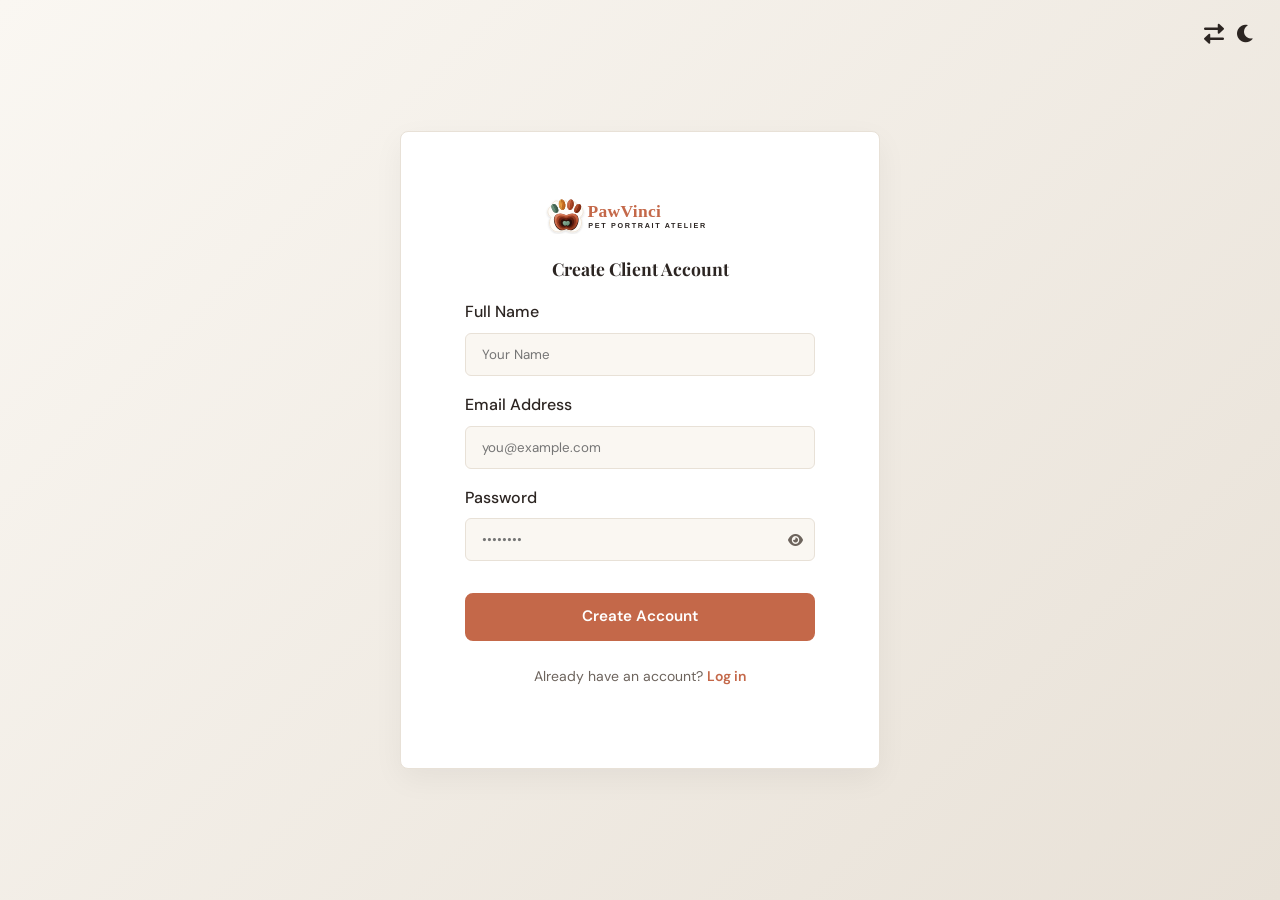
<file: register.html>
<!DOCTYPE html>
<html lang="en" dir="ltr" data-theme="light">

<head>
  <meta charset="UTF-8">
  <meta name="viewport" content="width=device-width, initial-scale=1.0">
  <title>PawVinci Atelier | Register Client Account</title>
  <link rel="icon" type="image/svg+xml" href="assets/images/favicon.svg">
  <meta name="description" content="Register your PawVinci Atelier client account to track your pet portrait commission.">
  <link
    href="https://fonts.googleapis.com/css2?family=Playfair+Display:ital,wght@0,400;0,600;0,700;1,400&family=DM+Sans:wght@300;400;500;600;700&display=swap"
    rel="stylesheet">
  <link rel="stylesheet" href="assets/css/style.css">
  <link rel="stylesheet" href="https://cdnjs.cloudflare.com/ajax/libs/font-awesome/6.0.0/css/all.min.css">
  <link rel="stylesheet" href="assets/css/rtl.css">
</head>

<body class="auth-page">

  <!-- Auth Theme/RTL Controls -->
  <div style="position: fixed; top: 24px; right: 24px; display: flex; gap: 12px; z-index: 1000;">
    <button class="btn-icon rtl-toggle" aria-label="Toggle RTL" title="Toggle RTL"><i class="fa-solid fa-right-left"></i></button>
    <button class="btn-icon theme-toggle" aria-label="Toggle dark mode" title="Toggle Theme"><i class="fa-solid fa-moon"></i></button>
  </div>

  <div class="auth-card fade-in-up">
    <a href="index.html" class="logo" style="display: flex; justify-content: center; margin-bottom: 24px; width: 100%;">
      <img src="assets/images/logo.svg" alt="PawVinci Pet Portrait Studio" style="height: 38px; width: auto;">
    </a>
    <h3 style="font-size: 1.1rem; margin-bottom: 20px; text-align: center;">Create Client Account</h3>

    <form id="register-form" action="index.html">
      <div class="form-group">
        <label for="name" class="form-label">Full Name</label>
        <input type="text" id="name" class="form-control" placeholder="Your Name" required>
      </div>

      <div class="form-group">
        <label for="email" class="form-label">Email Address</label>
        <input type="email" id="email" class="form-control" placeholder="you@example.com" required>
      </div>

      <div class="form-group">
        <label for="password" class="form-label">Password</label>
        <div class="password-input">
          <input type="password" id="password" class="form-control" placeholder="••••••••" required>
          <button type="button" class="btn-eye" aria-label="Toggle password visibility"><i class="fa-solid fa-eye"></i></button>
        </div>
      </div>

      <button type="submit" class="btn btn-primary btn-full mt-4">Create Account</button>
    </form>

    <p style="margin-top: 24px; font-size: 0.875rem; text-align: center;">
      Already have an account? <a href="login.html" style="color: var(--primary); font-weight: 600;">Log in</a>
    </p>
  </div>

  <script src="assets/js/main.js"></script>
</body>

</html>
</file>
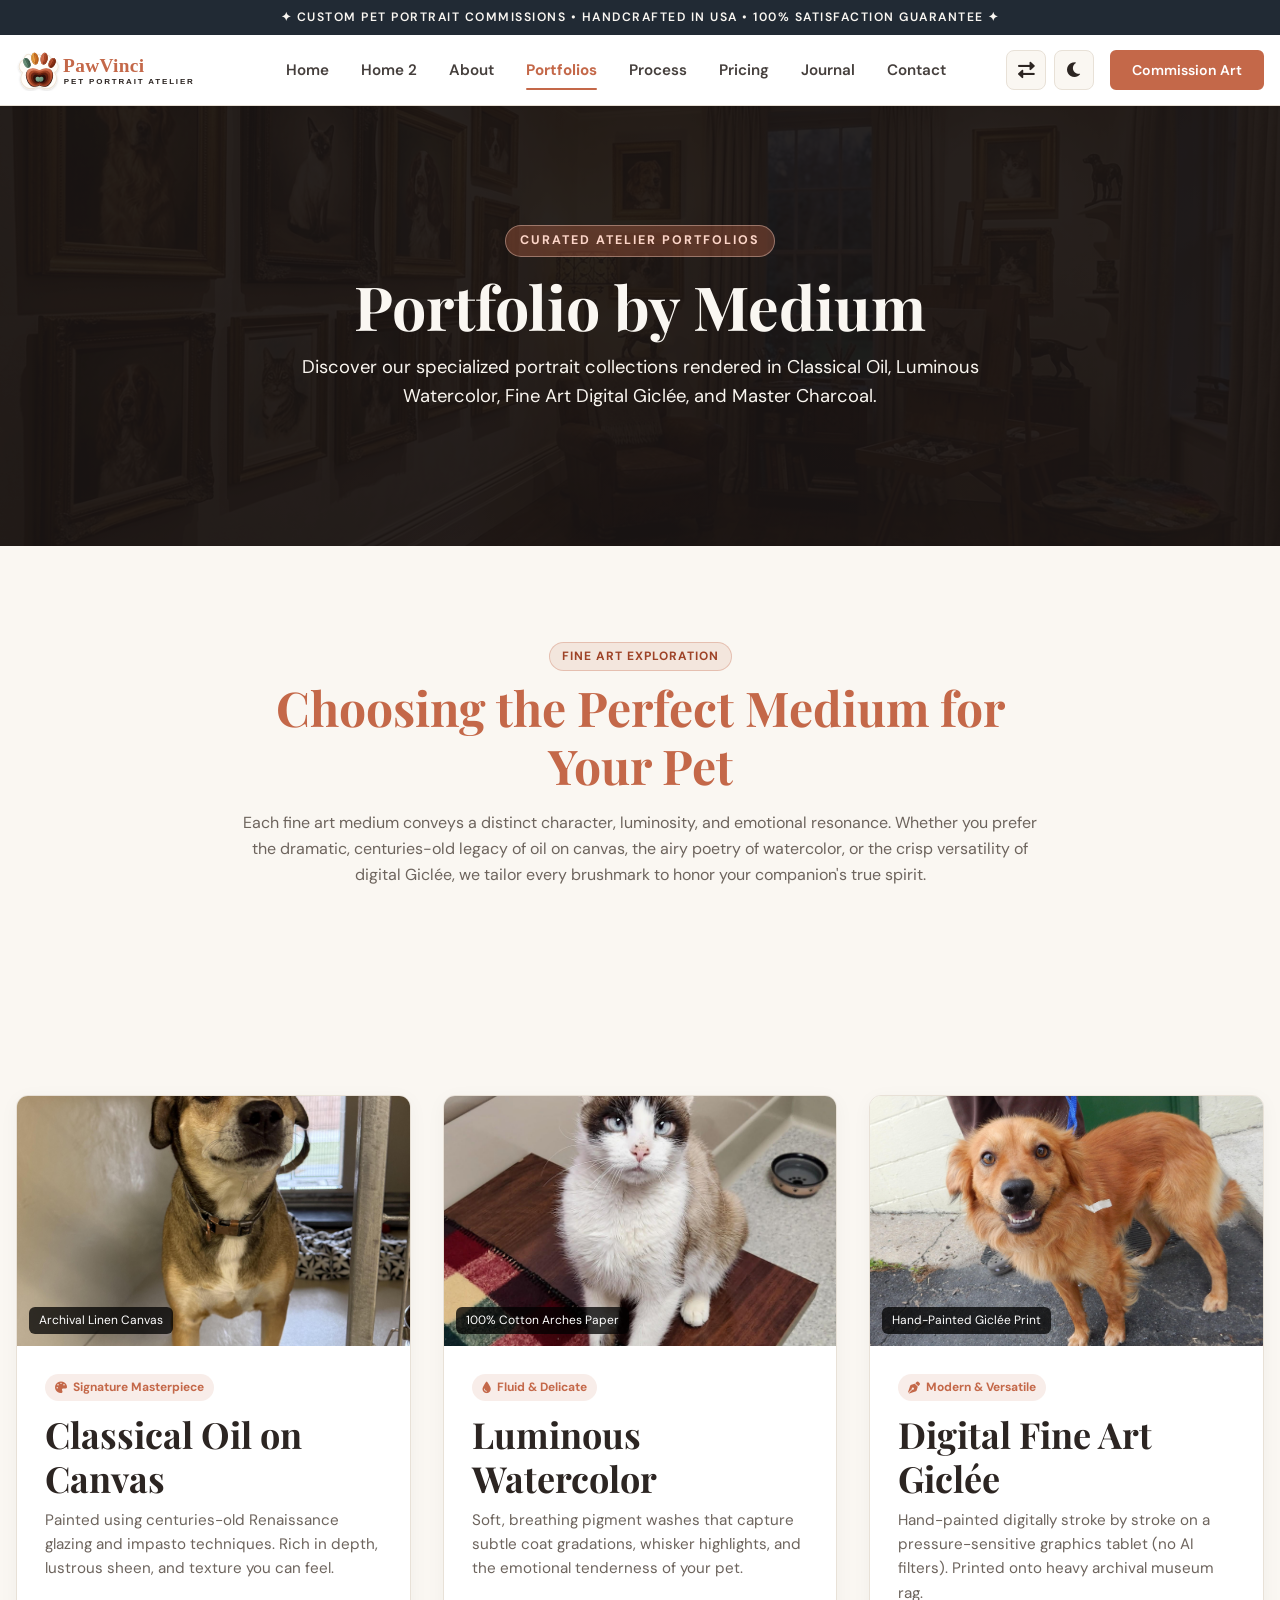
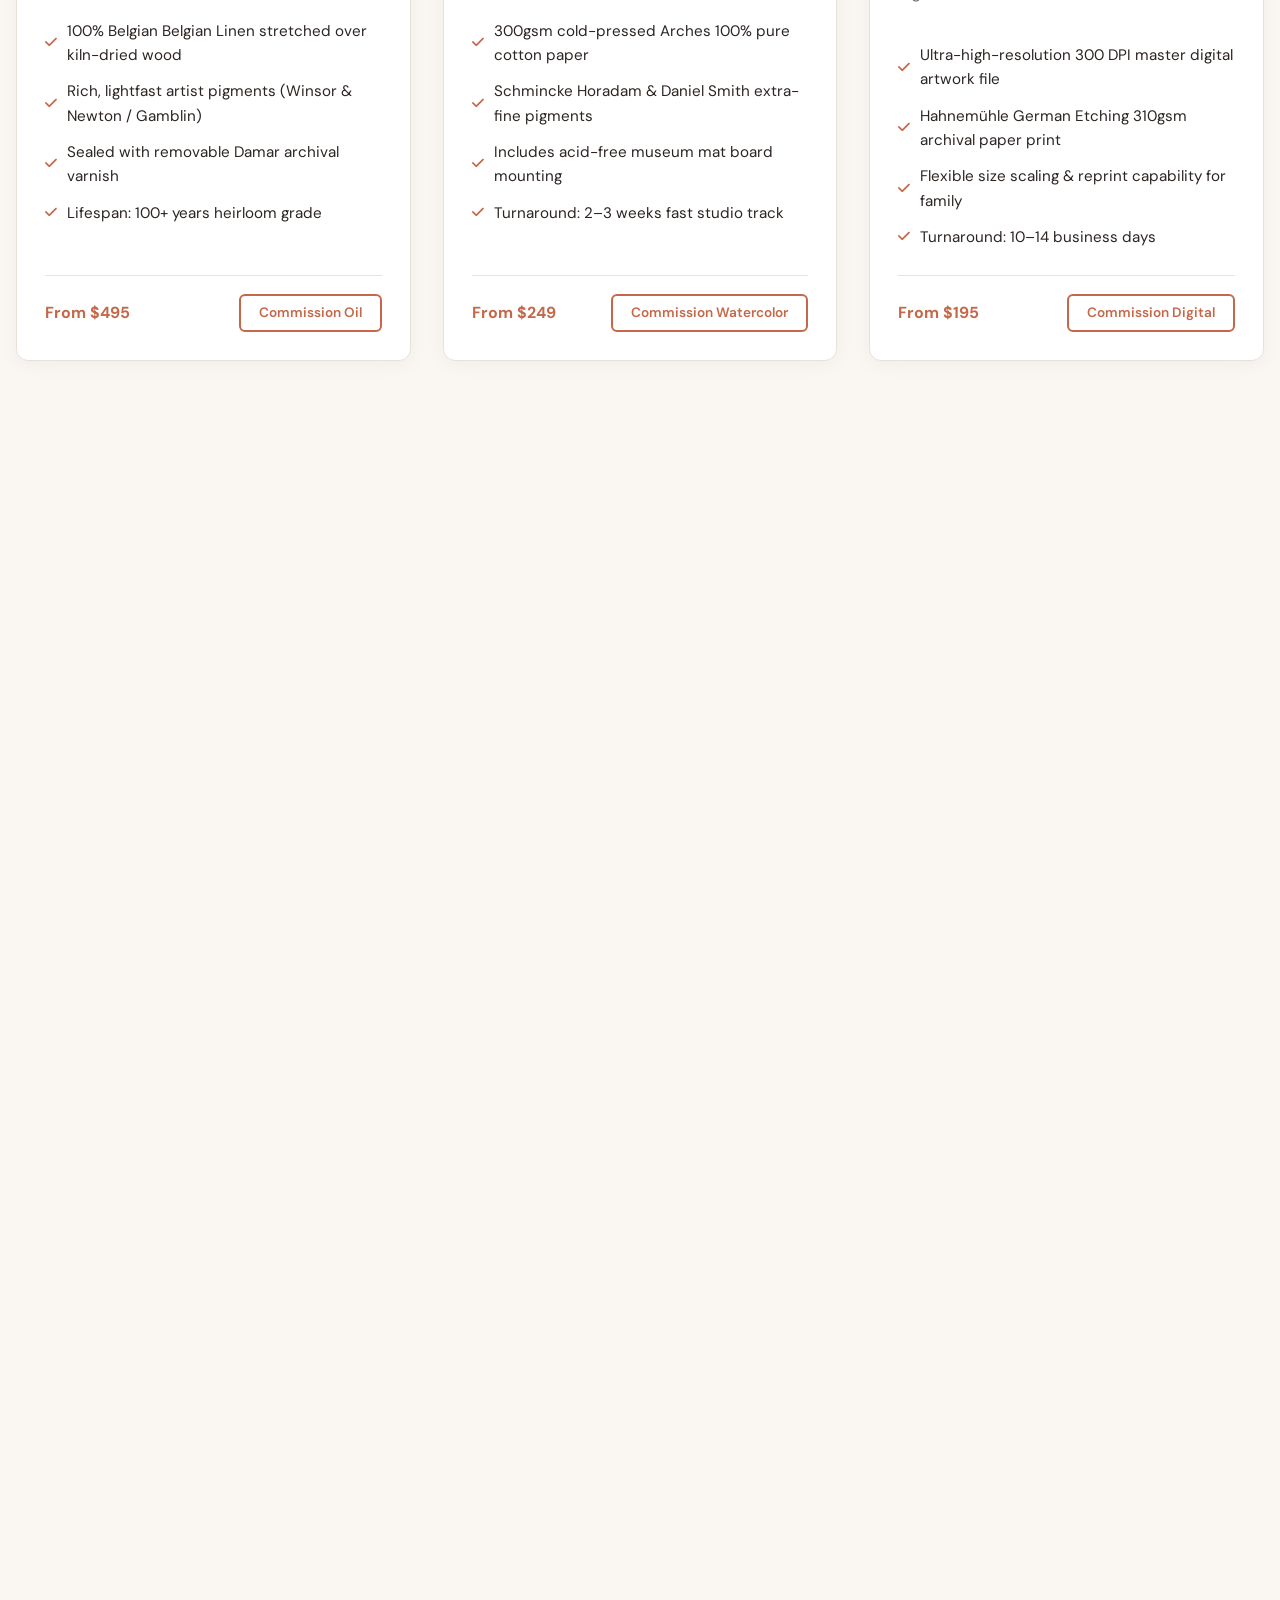
<file: services.html>
<!DOCTYPE html>
<html lang="en" dir="ltr" data-theme="light">

<head>
  <meta charset="UTF-8">
  <meta name="viewport" content="width=device-width, initial-scale=1.0">
  <title>PawVinci Atelier | Portfolio by Medium (Oil, Digital, Watercolor)</title>
  <link rel="icon" type="image/svg+xml" href="assets/images/favicon.svg">
  <meta name="description"
    content="Explore custom pet portraits by medium: master Oil on canvas, luminous Watercolor on Arches paper, and Giclée Digital fine art.">
  <link
    href="https://fonts.googleapis.com/css2?family=Playfair+Display:ital,wght@0,400;0,600;0,700;1,400&family=DM+Sans:wght@300;400;500;600;700&display=swap"
    rel="stylesheet">
  <link rel="stylesheet" href="assets/css/style.css">
  <link rel="stylesheet" href="https://cdnjs.cloudflare.com/ajax/libs/font-awesome/6.0.0/css/all.min.css">
  <link rel="stylesheet" href="assets/css/rtl.css">
  <style>
    .gallery-tag-pill {
      display: inline-block;
      font-size: 0.75rem;
      font-weight: 700;
      text-transform: uppercase;
      letter-spacing: 1px;
      color: var(--primary);
      background: rgba(196, 104, 73, 0.12);
      padding: 4px 12px;
      border-radius: 20px;
      margin-bottom: 8px;
    }

    .medium-badge {
      display: inline-flex !important;
      align-items: center !important;
      align-self: flex-start !important;
      width: fit-content !important;
      max-width: fit-content !important;
      gap: 6px;
      font-size: 0.75rem !important;
      font-weight: 700 !important;
      color: var(--primary);
      background: rgba(196, 104, 73, 0.12);
      padding: 4px 10px !important;
      border-radius: 20px;
      margin-bottom: 12px;
    }

    .medium-hero-card > div:last-child {
      display: flex !important;
      flex-direction: column !important;
      align-items: flex-start !important;
    }

    .medium-feature-list {
      list-style: none;
      padding: 0;
      margin: 16px 0;
      text-align: left;
    }

    .medium-feature-list li {
      padding: 6px 0;
      font-size: 0.95rem;
      display: flex;
      align-items: center;
      gap: 10px;
      color: var(--text-color);
    }

    .medium-feature-list li i {
      color: var(--primary);
      font-size: 0.85rem;
    }

    .medium-hero-card {
      background: var(--surface-color);
      border: 1px solid var(--border-color);
      border-radius: 12px;
      overflow: hidden;
      box-shadow: 0 4px 20px rgba(0, 0, 0, 0.04);
      transition: transform 0.3s ease, border-color 0.3s ease;
    }

    .medium-hero-card:hover {
      transform: translateY(-4px);
      border-color: var(--card-hover-border);
    }

    .comparison-table-wrapper {
      overflow-x: auto;
      background: var(--surface-color);
      border-radius: 12px;
      border: 1px solid var(--border-color);
      padding: 24px;
      margin-top: 30px;
    }

    .comparison-table {
      width: 100%;
      border-collapse: collapse;
      text-align: left;
    }

    .comparison-table th,
    .comparison-table td {
      padding: 14px 16px;
      border-bottom: 1px solid var(--border-color);
    }

    .comparison-table th {
      font-family: var(--font-display);
      font-size: 1.1rem;
      color: var(--primary);
    }
  </style>
</head>

<body>

  <!-- Top Announcement Bar -->
  <div class="top-announcement-bar">
    <span>✦ Custom Pet Portrait Commissions &bull; Handcrafted in USA &bull; 100% Satisfaction Guarantee ✦</span>
  </div>

  <!-- Drawer Nav -->
  <div class="drawer-overlay"></div>
  <nav class="nav-drawer">
    <button class="drawer-close" aria-label="Close menu">&times;</button>
    <div class="drawer-links">
      <a href="index.html">Home</a>
      <a href="home2.html">Home 2</a>
      <a href="about.html">About</a>
      <a href="services.html" class="active">Portfolios</a>
      <a href="process.html">Process</a>
      <a href="pricing.html">Pricing</a>
      <a href="blog.html">Journal</a>
      <a href="contact.html">Contact</a>
    </div>
    <div class="drawer-actions">
      <div class="drawer-toggles">
        <button class="btn-icon rtl-toggle" aria-label="Toggle RTL" title="Toggle RTL"><i
            class="fa-solid fa-right-left"></i></button>
        <button class="btn-icon theme-toggle" aria-label="Toggle dark mode" title="Toggle Theme"><i
            class="fa-solid fa-moon"></i></button>
      </div>
      <a href="contact.html" class="btn btn-primary btn-full">Commission Art</a>
    </div>
  </nav>

  <!-- Main Nav -->
  <nav class="navbar">
    <div class="container">
      <a href="index.html" class="logo">
        <img src="assets/images/logo.svg" alt="PawVinci Pet Portrait Studio" style="height: 42px; width: auto;">
      </a>
      <div class="nav-links">
        <a href="index.html">Home</a>
        <a href="home2.html">Home 2</a>
        <a href="about.html">About</a>
        <a href="services.html" class="active">Portfolios</a>
        <a href="process.html">Process</a>
        <a href="pricing.html">Pricing</a>
        <a href="blog.html">Journal</a>
        <a href="contact.html">Contact</a>
      </div>
      <div class="nav-actions">
        <div class="nav-toggles">
          <button class="btn-icon rtl-toggle" aria-label="Toggle RTL" title="Toggle RTL"><i
              class="fa-solid fa-right-left"></i></button>
          <button class="btn-icon theme-toggle" aria-label="Toggle dark mode" title="Toggle Theme"><i
              class="fa-solid fa-moon"></i></button>
        </div>
        <div class="nav-cta-section">
          <a href="contact.html" class="btn btn-primary btn-nav">Commission Art</a>
        </div>
      </div>
      <button class="hamburger" aria-label="Open menu"><i class="fa-solid fa-bars"></i></button>
    </div>
  </nav>

  <!-- Section 1: Hero (Standardized Height & Relevant Background) -->
  <header class="hero page-hero" style="background: linear-gradient(135deg, rgba(20, 16, 14, 0.82) 0%, rgba(28, 22, 19, 0.84) 100%),
           url('assets/images/hero-home1.jpg') center/cover no-repeat;">
    <div class="container">
      <div class="hero-content">
        <span class="collection-eyebrow" style="margin-bottom: 14px;">
          Curated Atelier Portfolios
        </span>
        <h1 class="fade-in-up" style="transition-delay: 150ms;">Portfolio by Medium</h1>
        <p class="fade-in-up" style="transition-delay: 300ms; font-size: 1.15rem; color: #FAF6F0;">
          Discover our specialized portrait collections rendered in Classical Oil, Luminous Watercolor, Fine Art Digital
          Giclée, and Master Charcoal.
        </p>
      </div>
    </div>
  </header>

  <!-- Section 2: Intro -->
  <section class="section-padding pb-0 text-center">
    <div class="container">
      <div class="fade-in-up" style="max-width: 800px; margin: 0 auto;">
        <span class="gallery-tag-pill">Fine Art Exploration</span>
        <h2 class="text-primary">Choosing the Perfect Medium for Your Pet</h2>
        <p>Each fine art medium conveys a distinct character, luminosity, and emotional resonance. Whether you prefer
          the dramatic, centuries-old legacy of oil on canvas, the airy poetry of watercolor, or the crisp versatility
          of digital Giclée, we tailor every brushmark to honor your companion's true spirit.</p>
      </div>
    </div>
  </section>

  <!-- Section 3: In-Depth Medium Portfolios -->
  <section class="section-padding">
    <div class="container">
      <div class="grid" style="grid-template-columns: repeat(auto-fit, minmax(340px, 1fr)); gap: 32px;">

        <!-- Medium 1: Classical Oil -->
        <div id="oil" class="medium-hero-card fade-in-up">
          <div style="height: 250px; overflow: hidden; position: relative;">
            <img src="assets/images/Luna.png" alt="Classical Oil Pet Portrait on Canvas"
              style="width: 100%; height: 100%; object-fit: cover;">
            <span
              style="position: absolute; bottom: 12px; left: 12px; background: rgba(0,0,0,0.75); color: #fff; padding: 4px 10px; border-radius: 6px; font-size: 0.75rem;">Archival
              Linen Canvas</span>
          </div>
          <div style="padding: 28px;">
            <span class="medium-badge"><i class="fa-solid fa-palette"></i> Signature Masterpiece</span>
            <h3 style="margin-bottom: 8px;">Classical Oil on Canvas</h3>
            <p style="color: var(--text-muted); font-size: 0.95rem;">Painted using centuries-old Renaissance glazing and
              impasto techniques. Rich in depth, lustrous sheen, and texture you can feel.</p>
            <ul class="medium-feature-list">
              <li><i class="fa-solid fa-check"></i> 100% Belgian Belgian Linen stretched over kiln-dried wood</li>
              <li><i class="fa-solid fa-check"></i> Rich, lightfast artist pigments (Winsor & Newton / Gamblin)</li>
              <li><i class="fa-solid fa-check"></i> Sealed with removable Damar archival varnish</li>
              <li><i class="fa-solid fa-check"></i> Lifespan: 100+ years heirloom grade</li>
            </ul>
            <div class="medium-card-footer">
              <span style="font-weight: 700; color: var(--primary);">From $495</span>
              <a href="contact.html?medium=oil" class="btn btn-outline btn-sm">Commission Oil</a>
            </div>
          </div>
        </div>

        <!-- Medium 2: Luminous Watercolor -->
        <div id="watercolor" class="medium-hero-card fade-in-up" style="transition-delay: 100ms;">
          <div style="height: 250px; overflow: hidden; position: relative;">
            <img src="assets/images/Chloe.png" alt="Luminous Watercolor Pet Portrait of Cat"
              style="width: 100%; height: 100%; object-fit: cover;">
            <span
              style="position: absolute; bottom: 12px; left: 12px; background: rgba(0,0,0,0.75); color: #fff; padding: 4px 10px; border-radius: 6px; font-size: 0.75rem;">100%
              Cotton Arches Paper</span>
          </div>
          <div style="padding: 28px;">
            <span class="medium-badge"><i class="fa-solid fa-droplet"></i> Fluid & Delicate</span>
            <h3 style="margin-bottom: 8px;">Luminous Watercolor</h3>
            <p style="color: var(--text-muted); font-size: 0.95rem;">Soft, breathing pigment washes that capture subtle
              coat gradations, whisker highlights, and the emotional tenderness of your pet.</p>
            <ul class="medium-feature-list">
              <li><i class="fa-solid fa-check"></i> 300gsm cold-pressed Arches 100% pure cotton paper</li>
              <li><i class="fa-solid fa-check"></i> Schmincke Horadam & Daniel Smith extra-fine pigments</li>
              <li><i class="fa-solid fa-check"></i> Includes acid-free museum mat board mounting</li>
              <li><i class="fa-solid fa-check"></i> Turnaround: 2–3 weeks fast studio track</li>
            </ul>
            <div class="medium-card-footer">
              <span style="font-weight: 700; color: var(--primary);">From $249</span>
              <a href="contact.html?medium=watercolor" class="btn btn-outline btn-sm">Commission Watercolor</a>
            </div>
          </div>
        </div>

        <!-- Medium 3: Digital Fine Art -->
        <div id="digital" class="medium-hero-card fade-in-up" style="transition-delay: 200ms;">
          <div style="height: 250px; overflow: hidden; position: relative;">
            <img src="assets/images/Duke.png" alt="Digital Pet Portrait"
              style="width: 100%; height: 100%; object-fit: cover;">
            <span
              style="position: absolute; bottom: 12px; left: 12px; background: rgba(0,0,0,0.75); color: #fff; padding: 4px 10px; border-radius: 6px; font-size: 0.75rem;">Hand-Painted
              Giclée Print</span>
          </div>
          <div style="padding: 28px;">
            <span class="medium-badge"><i class="fa-solid fa-pen-nib"></i> Modern & Versatile</span>
            <h3 style="margin-bottom: 8px;">Digital Fine Art Giclée</h3>
            <p style="color: var(--text-muted); font-size: 0.95rem;">Hand-painted digitally stroke by stroke on a
              pressure-sensitive graphics tablet (no AI filters). Printed onto heavy archival museum rag.</p>
            <ul class="medium-feature-list">
              <li><i class="fa-solid fa-check"></i> Ultra-high-resolution 300 DPI master digital artwork file</li>
              <li><i class="fa-solid fa-check"></i> Hahnemühle German Etching 310gsm archival paper print</li>
              <li><i class="fa-solid fa-check"></i> Flexible size scaling & reprint capability for family</li>
              <li><i class="fa-solid fa-check"></i> Turnaround: 10–14 business days</li>
            </ul>
            <div class="medium-card-footer">
              <span style="font-weight: 700; color: var(--primary);">From $195</span>
              <a href="contact.html?medium=digital" class="btn btn-outline btn-sm">Commission Digital</a>
            </div>
          </div>
        </div>

        <!-- Medium 4: Charcoal & Graphite -->
        <div id="charcoal" class="medium-hero-card fade-in-up">
          <div style="height: 250px; overflow: hidden; position: relative;">
            <img src="assets/images/DOGS.png" alt="Charcoal Pet Portrait"
              style="width: 100%; height: 100%; object-fit: cover;">
            <span
              style="position: absolute; bottom: 12px; left: 12px; background: rgba(0,0,0,0.75); color: #fff; padding: 4px 10px; border-radius: 6px; font-size: 0.75rem;">Heavy
              Vellum Drawing Paper</span>
          </div>
          <div style="padding: 28px;">
            <span class="medium-badge"><i class="fa-solid fa-pencil"></i> Timeless Monochrome</span>
            <h3 style="margin-bottom: 8px;">Fine Graphite</h3>
            <p style="color: var(--text-muted); font-size: 0.95rem;">Striking black-and-white tonal contrast capturing
              the profound depth of your pet's eyes and intricate coat textures.</p>
            <ul class="medium-feature-list">
              <li><i class="fa-solid fa-check"></i> Heavyweight Strathmore 500 series archival drawing vellum</li>
              <li><i class="fa-solid fa-check"></i> Professional fixative seal to prevent smudging</li>
              <li><i class="fa-solid fa-check"></i> Stunning in modern minimalist and classic interiors</li>
              <li><i class="fa-solid fa-check"></i> Turnaround: 2 weeks</li>
            </ul>
            <div class="medium-card-footer">
              <span style="font-weight: 700; color: var(--primary);">From $225</span>
              <a href="contact.html?medium=charcoal" class="btn btn-outline btn-sm">Commission Charcoal</a>
            </div>
          </div>
        </div>

        <!-- Medium 5: Multi-Pet Duo / Trio -->
        <div id="multi-pet" class="medium-hero-card fade-in-up" style="transition-delay: 100ms;">
          <div style="height: 250px; overflow: hidden; position: relative;">
            <img src="assets/images/ENDLESS JOY.png" alt="Multi-Pet Harmony Composition"
              style="width: 100%; height: 100%; object-fit: cover;">
            <span
              style="position: absolute; bottom: 12px; left: 12px; background: rgba(0,0,0,0.75); color: #fff; padding: 4px 10px; border-radius: 6px; font-size: 0.75rem;">Combined
              Composition</span>
          </div>
          <div style="padding: 28px;">
            <span class="medium-badge"><i class="fa-solid fa-paw"></i> Family Companions</span>
            <h3 style="margin-bottom: 8px;">Multi-Pet Portraits</h3>
            <p style="color: var(--text-muted); font-size: 0.95rem;">Don't have a photo with all your pets sitting
              together nicely? We harmonize individual photos into one cohesive, balanced portrait.</p>
            <ul class="medium-feature-list">
              <li><i class="fa-solid fa-check"></i> Available in Oil, Watercolor, and Digital mediums</li>
              <li><i class="fa-solid fa-check"></i> Custom color harmonization & lighting alignment</li>
              <li><i class="fa-solid fa-check"></i> Up to 6 pets on a single heirloom canvas</li>
              <li><i class="fa-solid fa-check"></i> Digital composition mock-up before painting starts</li>
            </ul>
            <div class="medium-card-footer">
              <span style="font-weight: 700; color: var(--primary);">Custom Quote</span>
              <a href="contact.html?type=multipet" class="btn btn-outline btn-sm">Request Duo/Trio</a>
            </div>
          </div>
        </div>

        <!-- Medium 6: Memorial Art -->
        <div id="memorial" class="medium-hero-card fade-in-up" style="transition-delay: 200ms;">
          <div style="height: 250px; overflow: hidden; position: relative;">
            <img src="assets/images/UNCONDITIONAL LOVE.png" alt="Memorial Pet Portrait Tribute"
              style="width: 100%; height: 100%; object-fit: cover;">
            <span
              style="position: absolute; bottom: 12px; left: 12px; background: rgba(0,0,0,0.75); color: #fff; padding: 4px 10px; border-radius: 6px; font-size: 0.75rem;">Tribute
              Keepsake</span>
          </div>
          <div style="padding: 28px;">
            <span class="medium-badge"><i class="fa-solid fa-heart"></i> Gentle Legacy</span>
            <h3 style="margin-bottom: 8px;">Tribute Heirlooms</h3>
            <p style="color: var(--text-muted); font-size: 0.95rem;">A compassionate, tender process helping you honor a
              departed best friend. We can work with older, lower-resolution photos.</p>
            <ul class="medium-feature-list">
              <li><i class="fa-solid fa-check"></i> Optional subtle halo, celestial lighting, or floral wreaths</li>
              <li><i class="fa-solid fa-check"></i> Complimentary artist letter of remembrance</li>
              <li><i class="fa-solid fa-check"></i> Free photo enhancement & restoration consultation</li>
              <li><i class="fa-solid fa-check"></i> Hand-signed Certificate of Memorial Remembrance</li>
            </ul>
            <div class="medium-card-footer">
              <span style="font-weight: 700; color: var(--primary);">From $249</span>
              <a href="contact.html?type=memorial" class="btn btn-outline btn-sm">Memorial Request</a>
            </div>
          </div>
        </div>

      </div>

      <!-- Medium Comparison Table -->
      <div class="comparison-table-wrapper fade-in-up">
        <h3 style="text-align: center; margin-bottom: 20px; color: var(--primary);">Medium Comparison at a Glance</h3>
        <table class="comparison-table">
          <thead>
            <tr>
              <th>Medium</th>
              <th>Surface</th>
              <th>Texture / Look</th>
              <th>Archival Lifespan</th>
              <th>Turnaround Time</th>
              <th>Starting Price</th>
            </tr>
          </thead>
          <tbody>
            <tr>
              <td><strong>Classical Oil</strong></td>
              <td>Belgian Linen Canvas</td>
              <td>Rich impasto & luminous glazes</td>
              <td>100+ Years</td>
              <td>3–5 Weeks</td>
              <td>$495</td>
            </tr>
            <tr>
              <td><strong>Watercolor</strong></td>
              <td>Arches 300gsm Cotton Paper</td>
              <td>Ethereal, fluid & soft washes</td>
              <td>75+ Years (Framed under UV)</td>
              <td>2–3 Weeks</td>
              <td>$249</td>
            </tr>
            <tr>
              <td><strong>Digital Fine Art</strong></td>
              <td>Hahnemühle Archival Rag Print</td>
              <td>Crisp, detailed & vibrant</td>
              <td>80+ Years</td>
              <td>10–14 Days</td>
              <td>$195</td>
            </tr>
            <tr>
              <td><strong>Charcoal & Graphite</strong></td>
              <td>Strathmore Archival Vellum</td>
              <td>Deep blacks & nuanced shading</td>
              <td>80+ Years (Fixed & framed)</td>
              <td>2 Weeks</td>
              <td>$225</td>
            </tr>
          </tbody>
        </table>
      </div>

    </div>
  </section>

  <!-- CTA Banner -->
  <section class="cta-banner fade-in-up">
    <div class="container" style="display: flex; flex-direction: column; align-items: center; text-align: center;">
      <h2>Need Help Selecting the Right Medium?</h2>
      <p class="mb-6" style="max-width: 550px; color: rgba(255,255,255,0.92);">
        Send us your pet's photos and Eleanor Vance will provide a complimentary medium & composition recommendation
        tailored to your pet's coloring.
      </p>
      <a href="contact.html" class="btn btn-primary btn-lg">Request Free Consultation</a>
    </div>
  </section>

  <!-- Footer -->
  <footer class="footer">
    <div class="container">
      <div class="footer-grid fade-in-up">
        <div style="text-align: inherit;">
          <a href="index.html" class="logo">
            <img src="assets/images/logo-dark.svg" alt="PawVinci Pet Portrait Studio" style="height: 42px; width: auto;">
          </a>
          <p class="footer-desc">Bespoke fine art pet portraiture honoring loyal companions worldwide. Hand-crafted in
            oil, watercolor, and digital Giclée since 2012.</p>
          <div class="social-icons">
            <a href="#" class="social-icon instagram" aria-label="Instagram"><i class="fab fa-instagram"></i></a>
            <a href="#" class="social-icon facebook" aria-label="Facebook"><i class="fab fa-facebook-f"></i></a>
            <a href="#" class="social-icon pinterest" aria-label="Pinterest"><i class="fab fa-pinterest-p"></i></a>
            <a href="#" class="social-icon youtube" aria-label="YouTube"><i class="fab fa-youtube"></i></a>
          </div>
        </div>
        <div>
          <h4 class="footer-heading">Studio Navigation</h4>
          <ul class="footer-links">
            <li><a href="index.html">Home</a></li>
            <li><a href="home2.html">Home 2</a></li>
            <li><a href="about.html">About Atelier</a></li>
            <li><a href="services.html">Portfolio by Medium</a></li>
            <li><a href="process.html">Commission Process</a></li>
            <li><a href="pricing.html">Pricing &amp; Sizes</a></li>
            <li><a href="contact.html">Request a Portrait</a></li>
          </ul>
        </div>
        <div>
          <h4 class="footer-heading">Artistic Mediums</h4>
          <ul class="footer-links">
            <li><a href="services.html#oil">Classical Oil on Linen</a></li>
            <li><a href="services.html#watercolor">Luminous Watercolor</a></li>
            <li><a href="services.html#digital">Fine Art Digital Giclée</a></li>
            <li><a href="services.html#charcoal">Charcoal & Graphite</a></li>
            <li><a href="services.html#memorial">Memorial Portraits</a></li>
          </ul>
        </div>
        <div>
          <h4 class="footer-heading">Atelier Updates</h4>
          <p style="font-size: 0.88rem; color: var(--text-muted); margin-bottom: 12px;">Receive studio release
            announcements, framing guides, and pet art stories.</p>
          <form class="newsletter-form">
            <input type="email" class="form-control" placeholder="Your email address" required>
            <button type="submit" class="btn btn-primary" style="padding: 12px 18px;"
              aria-label="Subscribe">&rarr;</button>
          </form>
        </div>
      </div>
      <div class="footer-bottom fade-in-up">
        <p>&copy; 2026 PawVinci Atelier. Custom Pet Portrait Artist Studio. All rights reserved.</p>
      </div>
    </div>
  </footer>

  <button class="back-to-top" aria-label="Back to top">↑</button>
  <script src="assets/js/main.js"></script>
</body>

</html>
</file>
<file: assets/css/style.css>
/* 1. CSS Custom Properties (:root tokens) */
:root {
  --primary: #C46849;
  --primary-hover: #AC5639;
  --secondary: #2D2522;
  --accent-ivory: #FAF6F0;
  --accent-sage: #6E8C76;
  --bg-light: #FAF7F2;
  --bg-dark: #1A1615;
  --surface-dark: #25201D;
  --font-display: 'Playfair Display', serif;
  --font-body: 'DM Sans', sans-serif;
  --text-dark: #2C2522;
  --text-light: #F7F2EC;
  --border-light: #E8E1D7;
  --border-dark: #38302B;
  --spacing-1: 4px;
  --spacing-2: 8px;
  --spacing-3: 12px;
  --spacing-4: 16px;
  --spacing-5: 24px;
  --spacing-6: 32px;
  --spacing-7: 48px;
  --spacing-8: 64px;
  --spacing-9: 96px;
  --container-width: 1280px;
}

:root {
  --bg-color: var(--bg-light);
  --surface-color: #FFFFFF;
  --text-color: var(--text-dark);
  --text-muted: #6D645D;
  --border-color: var(--border-light);
  --overlay-bg: rgba(26, 22, 21, 0.62);
  --card-hover-border: rgba(196, 104, 73, 0.45);
}

[data-theme="dark"] {
  --bg-color: var(--bg-dark);
  --surface-color: var(--surface-dark);
  --text-color: var(--text-light);
  --text-muted: #A69C95;
  --border-color: var(--border-dark);
  --overlay-bg: rgba(20, 17, 16, 0.78);
  --card-hover-border: rgba(196, 104, 73, 0.45);
}

/* 2. Reset & Base */
*,
*::before,
*::after {
  box-sizing: border-box;
  margin: 0;
  padding: 0;
}

html {
  scroll-behavior: smooth;
}

body {
  font-family: var(--font-body);
  background-color: var(--bg-color);
  color: var(--text-color);
  line-height: 1.6;
  transition: background-color 0.3s ease, color 0.3s ease;
  overflow-x: hidden;
}

a {
  text-decoration: none;
  color: inherit;
}

ul {
  list-style: none;
}

img {
  max-width: 100%;
  height: auto;
  display: block;
}

/* 3. Typography */
h1,
h2,
h3,
h4,
h5,
h6 {
  font-family: var(--font-display);
  font-weight: 700;
  line-height: 1.2;
  margin-bottom: var(--spacing-4);
}

h1 {
  font-size: clamp(2.5rem, 5vw, 4.5rem);
}

h2 {
  font-size: clamp(2rem, 4vw, 3rem);
}

h3 {
  font-size: clamp(1.5rem, 3vw, 2.25rem);
}

p {
  margin-bottom: var(--spacing-4);
  color: var(--text-muted);
}

/* 4. Utilities */
.container {
  width: 100%;
  max-width: var(--container-width);
  margin: 0 auto;
  padding: 0 var(--spacing-4);
}

.text-center {
  text-align: center;
}

.text-primary {
  color: var(--primary);
}

.mb-1 {
  margin-bottom: var(--spacing-1);
}

.mb-2 {
  margin-bottom: var(--spacing-2);
}

.mb-4 {
  margin-bottom: var(--spacing-4);
}

.mb-6 {
  margin-bottom: var(--spacing-6);
}

.mb-8 {
  margin-bottom: var(--spacing-8);
}

.mt-2 {
  margin-top: var(--spacing-2);
}

.mt-4 {
  margin-top: var(--spacing-4);
}

.mt-6 {
  margin-top: var(--spacing-6);
}

.mt-8 {
  margin-top: var(--spacing-8);
}

.mt-12 {
  margin-top: var(--spacing-9);
}

.section-padding {
  padding: var(--spacing-9) 0;
}

/* 4.5 Top Announcement Ribbon */
.top-announcement-bar {
  background: #212A34;
  color: #FAF7F2;
  padding: 9px 16px;
  font-size: 0.76rem;
  font-weight: 600;
  letter-spacing: 1.5px;
  text-transform: uppercase;
  text-align: center;
  line-height: 1.4;
  display: block;
  width: 100%;
}

[data-theme="dark"] .top-announcement-bar {
  background: #141110;
  color: #EAE5DE;
  border-bottom: 1px solid rgba(255, 255, 255, 0.06);
}

/* 5. Navbar */
.navbar {
  position: sticky;
  top: 0;
  left: 0;
  width: 100%;
  z-index: 1000;
  transition: all 0.3s ease;
  padding: 14px 0;
  background: var(--surface-color);
  border-bottom: 1px solid var(--border-color);
  color: var(--text-color);
  box-shadow: 0 1px 3px rgba(0, 0, 0, 0.04);
}

.navbar.scrolled {
  background: var(--surface-color);
  padding: 12px 0;
  box-shadow: 0 4px 20px rgba(0, 0, 0, 0.08);
}

[data-theme="dark"] .navbar {
  background: rgba(37, 32, 29, 0.96);
  border-bottom: 1px solid var(--border-color);
  color: var(--text-color);
}

[data-theme="dark"] .navbar.scrolled {
  background: rgba(30, 26, 24, 0.98);
  border-bottom: 1px solid var(--border-color);
  box-shadow: 0 4px 24px rgba(0, 0, 0, 0.4);
}

.navbar .container {
  display: flex;
  align-items: center;
  justify-content: space-between;
}

.nav-drawer,
.drawer-overlay {
  display: none;
}

.logo {
  display: flex;
  align-items: center;
  text-decoration: none;
}

.logo img {
  height: 42px;
  width: auto;
  transition: filter 0.3s ease;
}

[data-theme="dark"] .logo img {
  filter: none;
}

.nav-links {
  display: flex;
  gap: var(--spacing-5);
  align-items: center;
}

.nav-links a,
.nav-links a:link,
.nav-links a:visited {
  font-family: var(--font-body);
  font-weight: 600;
  font-size: 0.95rem;
  color: var(--text-color) !important;
  transition: color 0.2s ease, opacity 0.2s ease;
  position: relative;
  padding: 8px 4px;
  text-decoration: none;
  display: inline-block;
  opacity: 0.88;
}

.nav-links a:hover {
  color: var(--primary) !important;
  opacity: 1;
}

.nav-links a.active {
  color: var(--primary) !important;
  font-weight: 700;
  opacity: 1;
}

.nav-links a.active::after {
  content: '';
  position: absolute;
  left: 4px;
  right: 4px;
  bottom: 0;
  height: 2.5px;
  background: var(--primary);
  border-radius: 3px;
}

/* Explicit Light & Dark Mode Navigation Text Colors */
[data-theme="light"] .nav-links a,
:root:not([data-theme="dark"]) .nav-links a {
  color: #2C2522 !important;
}

[data-theme="light"] .nav-links a:hover,
:root:not([data-theme="dark"]) .nav-links a:hover,
[data-theme="light"] .nav-links a.active,
:root:not([data-theme="dark"]) .nav-links a.active {
  color: var(--primary) !important;
}

[data-theme="dark"] .nav-links a {
  color: #F7F2EC !important;
}

[data-theme="dark"] .nav-links a:hover,
[data-theme="dark"] .nav-links a.active {
  color: var(--primary) !important;
}

.nav-actions {
  display: flex;
  align-items: center;
  gap: 12px;
  color: var(--text-color);
}

.nav-toggles {
  display: flex;
  align-items: center;
  gap: 8px;
}

.nav-cta-section {
  display: flex;
  align-items: center;
  margin-left: 4px;
}

[dir="rtl"] .nav-cta-section {
  margin-left: 0;
  margin-right: 4px;
}

.nav-actions .btn-icon,
.drawer-toggles .btn-icon {
  width: 40px;
  height: 40px;
  border-radius: 8px;
  border: 1px solid var(--border-color);
  background: var(--surface-color);
  color: var(--text-color) !important;
  display: flex;
  align-items: center;
  justify-content: center;
  font-size: 1.05rem;
  cursor: pointer;
  transition: all 0.25s ease;
}

[data-theme="light"] .nav-actions .btn-icon,
:root:not([data-theme="dark"]) .nav-actions .btn-icon,
[data-theme="light"] .drawer-toggles .btn-icon,
:root:not([data-theme="dark"]) .drawer-toggles .btn-icon {
  background: #FAF7F2 !important;
  color: #2C2522 !important;
  border-color: #E8E1D7 !important;
}

[data-theme="light"] .nav-actions .btn-icon i,
:root:not([data-theme="dark"]) .nav-actions .btn-icon i,
[data-theme="light"] .drawer-toggles .btn-icon i,
:root:not([data-theme="dark"]) .drawer-toggles .btn-icon i {
  color: #2C2522 !important;
}

[data-theme="dark"] .nav-actions .btn-icon,
[data-theme="dark"] .drawer-toggles .btn-icon {
  background: #25201D !important;
  color: #FAF6F0 !important;
  border-color: #4A3E39 !important;
}

[data-theme="dark"] .nav-actions .btn-icon i,
[data-theme="dark"] .drawer-toggles .btn-icon i {
  color: #FAF6F0 !important;
}

.nav-actions .btn-icon:hover,
.drawer-toggles .btn-icon:hover {
  border-color: var(--primary) !important;
  color: var(--primary) !important;
  transform: translateY(-2px);
}

[data-theme="dark"] .nav-actions .btn-icon:hover i,
[data-theme="dark"] .drawer-toggles .btn-icon:hover i {
  color: var(--primary) !important;
}

.hamburger {
  display: none;
  background: none;
  border: none;
  color: var(--text-color);
  font-size: 1.5rem;
  cursor: pointer;
  padding: 8px;
}

/* 6. Hero - Consistent Height Across All Pages */
.hero,
.collection-hero,
.lg-hero,
.page-hero {
  background-size: cover;
  background-position: center;
  min-height: 440px !important;
  height: 46vh !important;
  position: relative;
  display: flex !important;
  align-items: center !important;
  justify-content: center !important;
  text-align: center;
  color: #FAF7F2;
  padding: 70px 0 !important;
  box-sizing: border-box;
}

.hero::before,
.page-hero::before {
  content: '';
  position: absolute;
  inset: 0;
  background: var(--overlay-bg);
  z-index: 1;
}

.hero-content,
.collection-hero > .container,
.lg-hero > .container,
.page-hero > .container {
  position: relative;
  z-index: 2;
  max-width: 820px;
  margin: 0 auto;
}

.hero h1,
.collection-hero h1,
.lg-hero h1,
.page-hero h1 {
  color: #FAF7F2;
  margin-bottom: var(--spacing-3);
  font-size: clamp(2.3rem, 5vw, 3.8rem);
  line-height: 1.15;
}

.hero p,
.collection-hero p,
.lg-hero p,
.page-hero p {
  color: rgba(250, 247, 242, 0.92);
  font-size: 1.1rem;
  max-width: 720px;
  margin-left: auto;
  margin-right: auto;
}

@media (max-width: 768px) {
  .hero,
  .collection-hero,
  .lg-hero,
  .page-hero {
    min-height: 380px !important;
    height: auto !important;
    padding: 55px 0 45px !important;
  }
}

/* 7. Cards & Grid */
.grid {
  display: grid;
  grid-template-columns: repeat(3, 1fr);
  gap: var(--spacing-6);
}

.card {
  display: flex;
  flex-direction: column;
  align-items: center;
  text-align: center;
  background: var(--surface-color);
  border: 1px solid var(--border-color);
  padding: var(--spacing-6);
  border-radius: 8px;
  transition: all 0.3s ease;
}

.card:hover {
  transform: translateY(-6px);
  box-shadow: 0 16px 36px rgba(196, 104, 73, 0.16);
  border-color: var(--card-hover-border);
}

.card-icon {
  font-size: 2.5rem;
  color: var(--primary);
  margin-bottom: var(--spacing-4);
}

.card-title {
  margin-bottom: var(--spacing-2);
}

.card-img {
  width: 100%;
  height: 250px;
  object-fit: cover;
  border-radius: 4px;
  margin-bottom: var(--spacing-4);
}

/* 8. Buttons - Unified Design System */
.btn {
  display: inline-flex;
  align-items: center;
  justify-content: center;
  gap: 8px;
  padding: 12px 28px;
  font-family: var(--font-body);
  font-size: 0.95rem;
  font-weight: 600;
  line-height: 1.3;
  text-align: center;
  text-decoration: none;
  border-radius: 8px;
  border: 2px solid transparent;
  box-sizing: border-box;
  min-height: 48px;
  white-space: nowrap;
  cursor: pointer;
  transition: all 0.25s cubic-bezier(0.4, 0, 0.2, 1);
  box-shadow: none;
}

.btn:focus-visible {
  outline: 3px solid rgba(196, 104, 73, 0.4);
  outline-offset: 2px;
}

.btn-primary {
  background: var(--primary);
  color: #ffffff !important;
  border-color: var(--primary);
}

.btn-primary:hover {
  background: var(--primary-hover);
  border-color: var(--primary-hover);
  color: #ffffff !important;
  transform: translateY(-2px);
  box-shadow: 0 8px 20px rgba(196, 104, 73, 0.25);
}

.btn-primary:active {
  transform: translateY(0);
}

.btn-outline {
  background: transparent;
  color: var(--primary) !important;
  border-color: var(--primary);
}

.btn-outline:hover {
  background: var(--primary);
  color: #ffffff !important;
  border-color: var(--primary);
  transform: translateY(-2px);
  box-shadow: 0 8px 20px rgba(196, 104, 73, 0.22);
}

.btn-outline:active {
  transform: translateY(0);
}

.btn-secondary {
  background: var(--surface-color);
  color: var(--text-color) !important;
  border-color: var(--border-color);
}

.btn-secondary:hover {
  border-color: var(--primary);
  color: var(--primary) !important;
  transform: translateY(-2px);
  box-shadow: var(--shadow-sm);
}

.btn-sm {
  padding: 8px 18px;
  font-size: 0.85rem;
  font-weight: 600;
  min-height: 38px;
  border-radius: 6px;
}

.btn-lg {
  padding: 14px 34px;
  font-size: 1.05rem;
  font-weight: 600;
  min-height: 52px;
  border-radius: 8px;
}

.btn-nav {
  padding: 8px 20px;
  font-size: 0.88rem;
  font-weight: 600;
  min-height: 40px;
  border-radius: 6px;
}

.btn-full {
  width: 100%;
}

.btn-icon {
  background: none;
  border: none;
  color: inherit;
  cursor: pointer;
  font-size: 1.25rem;
  display: flex;
  align-items: center;
  justify-content: center;
  transition: color 0.3s ease;
}

.btn-icon:hover {
  color: var(--primary);
}

/* 9. Footer */
.footer {
  background: var(--surface-dark);
  color: #fff;
  padding: var(--spacing-9) 0 var(--spacing-6);
  border-top: 1px solid #2A2A42;
}

.footer-grid {
  display: grid;
  grid-template-columns: 2fr 1fr 1fr 1fr;
  gap: var(--spacing-8);
  margin-bottom: var(--spacing-8);
}

.footer-logo {
  font-family: var(--font-display);
  font-size: 1.5rem;
  font-weight: 700;
  color: #fff;
  margin-bottom: var(--spacing-2);
  display: block;
}

.footer-desc {
  color: rgba(255, 255, 255, 0.7);
  margin-bottom: var(--spacing-6);
}

.footer-heading {
  font-size: 1.125rem;
  color: #fff;
  margin-bottom: var(--spacing-4);
}

.footer-links li {
  margin-bottom: var(--spacing-2);
}

.footer-links a {
  color: rgba(255, 255, 255, 0.7);
  position: relative;
  transition: color 0.3s ease;
}

.footer-links a::after {
  content: '';
  position: absolute;
  left: 0;
  bottom: -2px;
  height: 1px;
  width: 0;
  background: var(--primary);
  transition: width 0.3s ease;
}

.footer-links a:hover {
  color: var(--primary);
}

.footer-links a:hover::after {
  width: 100%;
}

.footer-bottom {
  text-align: center;
  padding-top: var(--spacing-6);
  border-top: 1px solid rgba(255, 255, 255, 0.1);
  color: rgba(255, 255, 255, 0.5);
}

/* 10. Social Icons */
.social-icons {
  display: flex;
  gap: var(--spacing-3);
}

.social-icon {
  width: 40px;
  height: 40px;
  border-radius: 50%;
  display: flex;
  align-items: center;
  justify-content: center;
  color: #fff;
  font-size: 1.2rem;
  transition: all 0.3s ease;
  background: #333;
}

.social-icon:hover {
  transform: scale(1.15);
}

.social-icon.instagram:hover {
  background: linear-gradient(45deg, #E1306C, #F77737, #FCAF45);
  box-shadow: 0 0 15px rgba(225, 48, 108, 0.5);
}

.social-icon.facebook:hover {
  background: #1877F2;
  box-shadow: 0 0 15px rgba(24, 119, 242, 0.5);
}

.social-icon.youtube:hover {
  background: #FF0000;
  box-shadow: 0 0 15px rgba(255, 0, 0, 0.5);
}

.social-icon.whatsapp:hover {
  background: #25D366;
  box-shadow: 0 0 15px rgba(37, 211, 102, 0.5);
}

.social-icon.tiktok:hover {
  background: linear-gradient(45deg, #010101, #69C9D0);
  box-shadow: 0 0 15px rgba(105, 201, 208, 0.5);
}

.social-icon.pinterest:hover {
  background: #E60023;
  box-shadow: 0 0 15px rgba(230, 0, 35, 0.5);
  color: #fff;
}

/* 11. Forms */
.form-group {
  margin-bottom: var(--spacing-4);
  text-align: left;
  width: 100%;
}

.form-label {
  display: block;
  margin-bottom: var(--spacing-2);
  font-weight: 500;
  color: var(--text-color);
}

.form-control {
  width: 100%;
  padding: 12px 16px;
  border: 1px solid var(--border-color);
  background: var(--bg-color);
  color: var(--text-color);
  border-radius: 6px;
  font-family: var(--font-body);
  transition: border-color 0.3s ease;
}

.form-control:focus {
  outline: none;
  border-color: var(--primary);
}

select.form-control,
.form-select {
  background-color: var(--surface-color);
  color: var(--text-color);
  cursor: pointer;
}

select.form-control option,
.form-select option {
  background-color: var(--surface-color);
  color: var(--text-color);
  padding: 10px;
}

[data-theme="dark"] select.form-control,
[data-theme="dark"] .form-select {
  background-color: #25201D !important;
  color: #FAF6F0 !important;
  border-color: #4A3E39 !important;
}

[data-theme="dark"] select.form-control option,
[data-theme="dark"] .form-select option {
  background-color: #25201D !important;
  color: #FAF6F0 !important;
}

textarea.form-control {
  min-height: 120px;
  resize: vertical;
}

.newsletter-form {
  display: flex;
  gap: var(--spacing-2);
  margin-top: var(--spacing-4);
}

.newsletter-form .form-control {
  background: rgba(255, 255, 255, 0.1);
  border-color: rgba(255, 255, 255, 0.2);
  color: #fff;
}

.error-msg {
  color: #ff4d4f;
  font-size: 0.875rem;
  margin-top: var(--spacing-1);
  display: none;
}

/* 12. Map */
.map-container {
  width: 100%;
  min-height: 420px;
  background: #eee;
  position: relative;
  border-radius: 8px;
  overflow: hidden;
}

.map-container iframe {
  width: 100%;
  height: 100%;
  position: absolute;
  top: 0;
  left: 0;
  border: 0;
  filter: hue-rotate(35deg) saturate(0.6) brightness(1.1);
  /* Gold tint approx */
}

[data-theme="dark"] .map-container iframe {
  filter: invert(90%) hue-rotate(180deg) brightness(0.8) contrast(1.2) hue-rotate(35deg) saturate(0.6);
}

/* 13. Animations & Transitions */
.fade-in-up {
  opacity: 0;
  transform: translateY(30px);
  transition: opacity 0.8s ease, transform 0.8s ease;
}

.fade-in-up.visible {
  opacity: 1;
  transform: translateY(0);
}

@media (prefers-reduced-motion: reduce) {

  *,
  *::before,
  *::after {
    animation-duration: 0.01ms !important;
    animation-iteration-count: 1 !important;
    transition-duration: 0.01ms !important;
    scroll-behavior: auto !important;
  }
}

/* 14. Home 1 sections */
#particles-canvas {
  position: absolute;
  top: 0;
  left: 0;
  width: 100%;
  height: 100%;
  z-index: 1;
  pointer-events: none;
}

.about-split {
  display: grid;
  grid-template-columns: 1fr 1fr;
  gap: var(--spacing-8);
  align-items: center;
}

.about-img {
  width: 100%;
  border-radius: 8px;
  box-shadow: 0 20px 40px rgba(0, 0, 0, 0.1);
}

.cta-banner {
  background: var(--primary);
  color: #fff;
  padding: var(--spacing-8) 0;
  text-align: center;
}

.cta-banner h2 {
  color: #fff;
  margin-bottom: var(--spacing-6);
}

/* 15. Home 2 sections */
.gallery-strip {
  display: grid;
  grid-template-columns: repeat(3, 1fr);
  gap: var(--spacing-2);
}

.gallery-item {
  position: relative;
  overflow: hidden;
  aspect-ratio: 1;
  border-radius: 4px;
}

.gallery-item img {
  width: 100%;
  height: 100%;
  object-fit: cover;
  transition: transform 0.5s ease;
}

.gallery-overlay {
  position: absolute;
  inset: 0;
  background: rgba(196, 104, 73, 0.7);
  display: flex;
  align-items: center;
  justify-content: center;
  color: #fff;
  opacity: 0;
  transition: opacity 0.3s ease;
}

.gallery-item:hover img {
  transform: scale(1.1);
}

.gallery-item:hover .gallery-overlay {
  opacity: 1;
}

.event-card {
  display: flex;
  align-items: center;
  justify-content: space-between;
  background: var(--surface-color);
  border: 1px solid var(--border-color);
  border-radius: 8px;
  padding: var(--spacing-4) var(--spacing-6);
  margin-bottom: var(--spacing-4);
  transition: all 0.3s ease;
  gap: var(--spacing-4);
}

.event-details {
  flex: 1;
  text-align: center;
}

.event-card:hover {
  transform: translateX(6px);
  border-color: var(--primary);
  box-shadow: 0 10px 30px rgba(0, 0, 0, 0.05);
}

.event-date {
  font-size: 1.5rem;
  font-weight: 700;
  color: var(--primary);
  padding-right: var(--spacing-4);
  border-right: 1px solid var(--border-color);
  margin-right: var(--spacing-4);
  min-width: 80px;
  text-align: center;
}

.event-date span {
  display: block;
  font-size: 0.875rem;
  font-weight: 400;
  color: var(--text-muted);
}

.event-details flex {
  flex: 1;
}

/* 16. Services page */
.service-level {
  display: inline-block;
  padding: 4px 12px;
  background: rgba(196, 104, 73, 0.1);
  color: var(--primary);
  border-radius: 20px;
  font-size: 0.75rem;
  font-weight: 600;
  margin-bottom: var(--spacing-2);
}

/* 17. Blog page */
.blog-card {
  text-align: left;
  align-items: flex-start;
  padding: 0;
  overflow: hidden;
}

.blog-card:hover {
  transform: translateY(-6px);
}

.blog-card .card-content {
  padding: var(--spacing-5);
  display: flex;
  flex-direction: column;
  flex: 1;
}

.blog-meta {
  font-size: 0.875rem;
  color: var(--text-muted);
  margin-bottom: var(--spacing-2);
  display: flex;
  justify-content: space-between;
}

.blog-tag {
  color: var(--primary);
  font-weight: 600;
}

/* 18. Contact page */
.contact-grid {
  display: grid;
  grid-template-columns: 1fr 1fr;
  gap: var(--spacing-8);
}

.contact-info-card {
  display: flex;
  flex-direction: column;
  background: var(--surface-color);
  border: 1px solid var(--border-color);
  border-radius: 12px;
  padding: 24px;
  margin-bottom: 24px;
  box-shadow: 0 4px 20px rgba(0, 0, 0, 0.03);
  transition: transform 0.2s ease, box-shadow 0.2s ease;
}

.contact-info-card:hover {
  transform: translateY(-2px);
  box-shadow: 0 8px 24px rgba(0, 0, 0, 0.06);
}

.contact-icon {
  width: 44px;
  height: 44px;
  background: rgba(196, 104, 73, 0.12);
  color: var(--primary);
  border-radius: 50%;
  display: flex;
  align-items: center;
  justify-content: center;
  font-size: 1.15rem;
  margin-right: var(--spacing-4);
  flex-shrink: 0;
}

/* 19. Pricing page */
.pricing-card {
  padding: var(--spacing-8) var(--spacing-6);
  position: relative;
}

.pricing-card.popular {
  border-color: var(--primary);
  transform: scale(1.05);
}

.pricing-card.popular:hover {
  transform: scale(1.05) translateY(-6px);
}

.popular-badge {
  position: absolute;
  top: -12px;
  background: var(--primary);
  color: #fff;
  padding: 4px 16px;
  border-radius: 20px;
  font-size: 0.75rem;
  font-weight: 600;
}

.price {
  font-size: 3rem;
  font-family: var(--font-display);
  font-weight: 700;
  color: var(--text-color);
  margin: var(--spacing-4) 0;
}

.price span {
  font-size: 1rem;
  color: var(--text-muted);
  font-family: var(--font-body);
  font-weight: 400;
}

.pricing-features {
  text-align: left;
  margin: var(--spacing-6) 0;
  width: 100%;
}

.pricing-features li {
  margin-bottom: var(--spacing-2);
  display: flex;
  align-items: center;
}

.pricing-features li i {
  color: var(--primary);
  margin-right: var(--spacing-2);
}

/* 20. Auth (Login / Register) */
.auth-page {
  min-height: 100vh;
  display: flex;
  align-items: center;
  justify-content: center;
  padding: var(--spacing-4);
  background: linear-gradient(135deg, var(--bg-color) 0%, var(--border-color) 100%);
}

.auth-card {
  background: var(--surface-color);
  border: 1px solid var(--border-color);
  border-radius: 8px;
  padding: var(--spacing-8);
  width: 100%;
  max-width: 480px;
  box-shadow: 0 10px 30px rgba(0, 0, 0, 0.05);
  text-align: center;
}

.auth-logo {
  font-family: var(--font-display);
  font-size: 2rem;
  font-weight: 700;
  color: var(--text-color);
  margin-bottom: var(--spacing-6);
  display: block;
}

.auth-card .btn {
  width: 100%;
}

.social-auth {
  display: flex;
  gap: var(--spacing-3);
  margin-top: var(--spacing-4);
}

.btn-social {
  flex: 1;
  display: flex;
  align-items: center;
  justify-content: center;
  gap: var(--spacing-2);
  padding: 10px;
  border: 1px solid var(--border-color);
  background: transparent;
  color: var(--text-color);
  border-radius: 4px;
  cursor: pointer;
  transition: all 0.3s ease;
}

.btn-social:hover {
  background: var(--bg-color);
  border-color: var(--primary);
}

.auth-divider {
  display: flex;
  align-items: center;
  margin: var(--spacing-6) 0;
  color: var(--text-muted);
  font-size: 0.875rem;
}

.auth-divider::before,
.auth-divider::after {
  content: '';
  flex: 1;
  height: 1px;
  background: var(--border-color);
}

.auth-divider::before {
  margin-right: var(--spacing-3);
}

.auth-divider::after {
  margin-left: var(--spacing-3);
}

.password-input {
  position: relative;
}

.btn-eye {
  position: absolute;
  right: 12px;
  top: 50%;
  transform: translateY(-50%);
  background: none;
  border: none;
  color: var(--text-muted);
  cursor: pointer;
}

.auth-options {
  display: flex;
  justify-content: space-between;
  align-items: center;
  margin-top: 12px;
}

.remember-me {
  display: flex;
  align-items: center;
  gap: 8px;
  white-space: nowrap;
}

.remember-me input[type="checkbox"] {
  width: 16px;
  height: 16px;
  cursor: pointer;
}

.remember-me label {
  font-size: 0.75rem;
  color: var(--text-muted);
  cursor: pointer;
}

.forgot-password {
  font-size: 0.75rem;
  color: var(--primary);
  font-weight: 500;
  white-space: nowrap;
}

/* 21. Dashboard */
.dashboard-layout {
  display: flex;
  min-height: 100vh;
}

.dashboard-sidebar {
  width: 250px;
  background: var(--surface-color);
  color: var(--text-color);
  display: flex;
  flex-direction: column;
  position: fixed;
  height: 100vh;
  left: 0;
  top: 0;
  padding: var(--spacing-6) 0;
  z-index: 100;
  border-right: 1px solid var(--border-color);
}

.dashboard-logo {
  font-family: var(--font-display);
  font-size: 1.5rem;
  font-weight: 700;
  color: var(--text-color);
  padding: 0 var(--spacing-6);
  margin-bottom: var(--spacing-8);
}

.sidebar-nav {
  flex: 1;
}

.sidebar-link {
  display: flex;
  align-items: center;
  padding: 12px var(--spacing-6);
  color: var(--text-color);
  transition: all 0.3s ease;
  cursor: pointer;
  opacity: 0.8;
}

.sidebar-link i {
  margin-right: var(--spacing-3);
  font-size: 1.1rem;
}

.sidebar-link:hover,
.sidebar-link.active {
  color: var(--primary);
  opacity: 1;
  background: rgba(196, 104, 73, 0.1);
  border-left: 3px solid var(--primary);
}

.dashboard-main {
  flex: 1;
  margin-left: 250px;
  background: var(--bg-color);
  min-height: 100vh;
}

.dashboard-header {
  height: 70px;
  background: var(--surface-color);
  border-bottom: 1px solid var(--border-color);
  display: flex;
  align-items: center;
  justify-content: space-between;
  padding: 0 var(--spacing-6);
  position: sticky;
  top: 0;
  z-index: 90;
}

.dashboard-header .hamburger,
.dashboard-header .nav-actions {
  color: var(--text-color);
}

.user-profile {
  display: flex;
  align-items: center;
  gap: var(--spacing-3);
}

.avatar {
  width: 40px;
  height: 40px;
  border-radius: 50%;
  object-fit: cover;
}

.dashboard-content {
  padding: var(--spacing-6);
}

.dashboard-section {
  display: none;
}

.dashboard-section.active {
  display: block;
}

.db-banner {
  background: linear-gradient(135deg, var(--primary), #A67B2A);
  padding: var(--spacing-6);
  border-radius: 12px;
  display: flex;
  justify-content: space-between;
  align-items: center;
  color: #fff;
  margin-bottom: var(--spacing-7);
  box-shadow: 0 10px 30px rgba(196, 104, 73, 0.2);
}

.banner-stats {
  display: flex;
  gap: var(--spacing-6);
}

.stat-item {
  text-align: center;
}

.stat-val {
  display: block;
  font-size: 2rem;
  font-weight: 700;
  line-height: 1;
}

.stat-lbl {
  font-size: 0.75rem;
  text-transform: uppercase;
  letter-spacing: 1px;
  opacity: 0.8;
}

@media (max-width: 768px) {
  .db-banner {
    flex-direction: column;
    text-align: center;
    gap: var(--spacing-4);
  }
}

.db-card {
  background: var(--surface-color);
  border: 1px solid var(--border-color);
  border-radius: 8px;
  padding: var(--spacing-6);
  margin-bottom: var(--spacing-6);
}

.booking-grid {
  grid-template-columns: 1.2fr 1fr !important;
}

.packages-grid {
  grid-template-columns: repeat(2, 1fr) !important;
}

.profile-grid {
  grid-template-columns: 1fr 1fr !important;
  gap: 16px !important;
}

@media (max-width: 1024px) {

  .booking-grid,
  .packages-grid,
  .profile-grid {
    grid-template-columns: 1fr !important;
  }
}

.calendar-grid {
  display: grid;
  grid-template-columns: repeat(7, 1fr);
  gap: 4px;
  text-align: center;
  margin-top: var(--spacing-4);
}

.calendar-day-header {
  font-weight: 600;
  color: var(--text-muted);
  padding: var(--spacing-2);
}

.calendar-day {
  aspect-ratio: 1;
  display: flex;
  align-items: center;
  justify-content: center;
  border-radius: 4px;
  cursor: pointer;
  transition: all 0.3s ease;
  border: 1px solid transparent;
}

.calendar-day:hover {
  border-color: var(--primary);
}

.calendar-day.selected {
  background: var(--primary);
  color: #fff;
}

.calendar-day.disabled {
  color: var(--border-color);
  cursor: not-allowed;
}

.time-slots {
  display: grid;
  grid-template-columns: repeat(3, 1fr);
  gap: var(--spacing-3);
  margin-top: var(--spacing-4);
}

.time-slot {
  padding: var(--spacing-2);
  border: 1px solid var(--border-color);
  border-radius: 4px;
  text-align: center;
  cursor: pointer;
  transition: all 0.3s ease;
}

.time-slot:hover {
  border-color: var(--primary);
  color: var(--primary);
}

.time-slot.selected {
  background: rgba(196, 104, 73, 0.1);
  border-color: var(--primary);
  color: var(--primary);
  font-weight: 600;
}

.instructor-list {
  display: grid;
  grid-template-columns: repeat(2, 1fr);
  gap: var(--spacing-4);
  margin-top: var(--spacing-4);
}

.instructor-card {
  display: flex;
  align-items: center;
  padding: var(--spacing-3);
  border: 1px solid var(--border-color);
  border-radius: 4px;
  cursor: pointer;
  transition: all 0.3s ease;
}

.instructor-card img {
  width: 50px;
  height: 50px;
  border-radius: 50%;
  margin-right: var(--spacing-3);
  object-fit: cover;
}

.instructor-card:hover,
.instructor-card.selected {
  border-color: var(--primary);
  background: rgba(196, 104, 73, 0.05);
}

.booking-summary {
  background: var(--bg-color);
  padding: var(--spacing-4);
  border-radius: 4px;
  margin-top: var(--spacing-4);
}

.progress-bar-container {
  height: 8px;
  background: var(--border-color);
  border-radius: 4px;
  overflow: hidden;
  margin: var(--spacing-2) 0;
}

.progress-bar {
  height: 100%;
  background: var(--primary);
  width: 0;
  transition: width 0.5s ease;
}

.competition-grid {
  grid-template-columns: repeat(2, 1fr) !important;
  gap: 32px;
}

.event-filters {
  display: flex;
  gap: var(--spacing-3);
  margin-bottom: var(--spacing-4);
}

.filter-btn {
  padding: 6px 16px;
  border: 1px solid var(--border-color);
  background: transparent;
  color: var(--text-color);
  border-radius: 20px;
  cursor: pointer;
  transition: all 0.3s ease;
}

.filter-btn.active,
.filter-btn:hover {
  background: var(--primary);
  color: #fff;
  border-color: var(--primary);
}

.badge-registered {
  background: #25D366;
  color: #fff;
  padding: 4px 8px;
  border-radius: 4px;
  font-size: 0.75rem;
  font-weight: 600;
}

/* 22. Dark Mode — [data-theme="dark"] */
/* Main tokens defined at top. Adjustments below */
[data-theme="dark"] .form-control {
  background: rgba(255, 255, 255, 0.05);
}

[data-theme="dark"] .btn-outline {
  border-color: var(--primary);
}

/* 23. Responsive — 1440 / 1024 / 768 / 360 */
@media (max-width: 1440px) {
  .grid {
    grid-template-columns: repeat(3, 1fr);
  }
}

@media (max-width: 1024px) {
  .grid {
    grid-template-columns: repeat(3, 1fr);
  }

  .footer-grid {
    grid-template-columns: 1fr 1fr;
  }

  .gallery-strip {
    grid-template-columns: repeat(3, 1fr);
  }

  h1 {
    font-size: 3.5rem;
  }

  /* Navbar Mobile Behavior starting at 1024 */
  .nav-links,
  .navbar .nav-actions {
    display: none;
  }

  .navbar .hamburger {
    display: block;
  }

  /* Mobile Nav Drawer */
  .nav-drawer {
    position: fixed;
    top: 0;
    left: -100%;
    width: 280px;
    height: 100vh;
    background: var(--surface-color);
    box-shadow: 5px 0 15px rgba(0, 0, 0, 0.1);
    z-index: 1001;
    transition: left 0.3s ease;
    padding: var(--spacing-6);
    display: flex;
    flex-direction: column;
  }

  .nav-drawer.open {
    left: 0;
  }

  .drawer-close {
    align-self: flex-end;
    font-size: 1.5rem;
    background: none;
    border: none;
    color: var(--text-color);
    cursor: pointer;
    margin-bottom: var(--spacing-4);
  }

  .drawer-links {
    display: flex;
    flex-direction: column;
    gap: var(--spacing-4);
  }

  .drawer-links a {
    font-size: 1.1rem;
    font-weight: 600;
    color: var(--text-color) !important;
    text-decoration: none;
    transition: color 0.2s ease;
  }

  .drawer-links a:hover,
  .drawer-links a.active {
    color: var(--primary) !important;
  }

  .drawer-actions {
    margin-top: auto;
    display: flex;
    flex-direction: column;
    gap: var(--spacing-4);
    align-items: stretch;
  }

  .drawer-actions .btn {
    width: 100%;
    justify-content: center;
    white-space: nowrap;
  }

  .drawer-actions .btn-icon {
    flex: 1;
    height: 44px;
    border-radius: 10px;
    font-size: 1.15rem;
  }

  .drawer-toggles {
    display: flex;
    gap: var(--spacing-3);
    margin-bottom: var(--spacing-2);
    width: 100%;
  }

  .drawer-overlay {
    position: fixed;
    inset: 0;
    background: rgba(0, 0, 0, 0.5);
    z-index: 1000;
    display: none;
  }

  .drawer-overlay.open {
    display: block;
  }
}

@media (max-width: 768px) {
  .dashboard-sidebar {
    transform: translateX(-100%);
    transition: transform 0.3s ease;
    position: fixed;
    top: 0;
    left: 0;
    height: 100vh;
    z-index: 1001;
    background: var(--surface-color);
    box-shadow: 2px 0 10px rgba(0, 0, 0, 0.1);
  }

  .dashboard-sidebar.open {
    transform: translateX(0);
  }

  .dashboard-main {
    margin-left: 0;
  }

  .dashboard-header .nav-actions {
    display: flex;
  }

  .grid {
    grid-template-columns: repeat(2, 1fr);
  }

  .about-split,
  .contact-grid {
    grid-template-columns: 1fr;
  }

  .footer-grid {
    grid-template-columns: 1fr 1fr;
  }

  .gallery-strip {
    grid-template-columns: repeat(2, 1fr);
  }

  .testimonials-grid,
  .instructors-grid,
  .pricing-grid {
    grid-template-columns: repeat(4, 1fr) !important;
  }

  .testimonials-grid .card,
  .instructors-grid .card,
  .pricing-grid .card {
    grid-column: span 2;
  }

  .testimonials-grid .card:nth-child(3),
  .instructors-grid .card:nth-child(3),
  .pricing-grid .card:nth-child(3) {
    grid-column: 2 / span 2;
  }

  .instructor-list,
  .time-slots {
    grid-template-columns: 1fr;
  }
}

@media (max-width: 600px) {
  .event-card {
    flex-direction: column;
    align-items: flex-start;
    padding: var(--spacing-5);
    text-align: left;
  }

  .event-details {
    text-align: left;
    padding: 0;
  }

  .event-date {
    border-right: none;
    border-bottom: 1px solid var(--border-color);
    margin-right: 0;
    margin-bottom: var(--spacing-4);
    min-width: 100%;
    padding-right: 0;
    padding-bottom: var(--spacing-2);
    text-align: left;
  }

  .event-filters {
    flex-wrap: wrap;
    gap: var(--spacing-2);
  }

  .dashboard-content {
    padding: var(--spacing-4);
  }

  .testimonials-grid,
  .instructors-grid,
  .pricing-grid,
  .competition-grid {
    grid-template-columns: 1fr !important;
    gap: var(--spacing-4);
  }

  .testimonials-grid .card,
  .instructors-grid .card,
  .pricing-grid .card,
  .competition-grid .card {
    grid-column: auto !important;
    max-width: 100%;
  }
}

[data-theme="dark"] .dashboard-sidebar {
  background: var(--surface-dark);
  color: #fff;
  border-right-color: var(--border-dark);
}

[data-theme="dark"] .dashboard-logo,
[data-theme="dark"] .sidebar-link {
  color: #fff;
}

[data-theme="dark"] .sidebar-link:hover,
[data-theme="dark"] .sidebar-link.active {
  color: var(--primary);
}

@media (max-width: 360px) {
  .auth-card {
    padding: var(--spacing-5); /* Reducing padding to 24px */
  }

  .auth-options {
    flex-direction: row; /* Ensure they stay on a single line */
    justify-content: space-between;
    width: 100%;
  }

  .remember-me, .forgot-password {
    white-space: nowrap; /* Prevent wrapping */
  }

  .grid {
    grid-template-columns: 1fr;
  }

  .footer-grid {
    grid-template-columns: 1fr;
  }

  .gallery-strip {
    grid-template-columns: 1fr;
  }

  h1 {
    font-size: clamp(1.75rem, 7vw, 2.25rem);
    word-break: break-word;
    line-height: 1.2;
  }

  .hero {
    min-height: 380px;
    height: auto;
    padding: 60px 0 40px;
  }
}

/* Base Card & Medium Card Alignment */
.medium-hero-card {
  display: flex !important;
  flex-direction: column !important;
  height: 100% !important;
}

.medium-hero-card > div:last-child {
  display: flex !important;
  flex-direction: column !important;
  flex: 1 !important;
  align-items: flex-start !important;
}

.medium-hero-card > div:last-child > * {
  width: 100%;
}

.medium-hero-card .medium-badge,
.medium-badge {
  display: inline-flex !important;
  align-items: center !important;
  align-self: flex-start !important;
  width: fit-content !important;
  max-width: fit-content !important;
  font-size: 0.8rem;
  font-weight: 600;
  padding: 4px 12px;
  border-radius: 20px;
  margin-bottom: 12px !important;
}

.medium-hero-card .medium-feature-list {
  margin-bottom: 20px;
}

.medium-card-footer {
  margin-top: auto !important;
  padding-top: 18px !important;
  border-top: 1px solid var(--border-color);
  display: flex !important;
  justify-content: space-between !important;
  align-items: center !important;
  width: 100% !important;
}

/* 24. Back to Top */
.back-to-top {
  position: fixed;
  bottom: 24px;
  right: 24px;
  width: 48px;
  height: 48px;
  background: var(--primary);
  color: #fff;
  border-radius: 50%;
  display: flex;
  align-items: center;
  justify-content: center;
  box-shadow: 0 4px 12px rgba(0, 0, 0, 0.15);
  cursor: pointer;
  z-index: 1000;
  opacity: 0;
  visibility: hidden;
  transition: all 0.3s ease;
  border: none;
  font-size: 1.2rem;
}

.back-to-top.visible {
  opacity: 1;
  visibility: visible;
}

.back-to-top:hover {
  background: var(--secondary);
  transform: translateY(-4px);
}

/* 18. About Page & Instructor Styles */
.instructor-profile-card {
  padding: 0;
  overflow: hidden;
  text-align: left;
  align-items: flex-start;
}

.instructor-img-wrapper {
  width: 100%;
  height: 350px;
  overflow: hidden;
}

.instructor-img {
  width: 100%;
  height: 100%;
  object-fit: cover;
  transition: transform 0.5s ease;
}

.instructor-profile-card:hover .instructor-img {
  transform: scale(1.05);
}

.instructor-info {
  padding: var(--spacing-6);
  width: 100%;
}

.instructor-title {
  display: block;
  color: var(--primary);
  font-weight: 600;
  font-size: 0.9rem;
  text-transform: uppercase;
  letter-spacing: 1px;
  margin-bottom: var(--spacing-4);
}

.instructor-meta p {
  font-size: 0.9rem;
  margin-bottom: var(--spacing-2);
  display: flex;
  align-items: center;
  gap: var(--spacing-2);
  color: var(--text-color);
}

.instructor-meta i {
  color: var(--primary);
  width: 16px;
}

/* 19. FAQ Accordion */
.faq-container {
  display: flex;
  flex-direction: column;
  gap: var(--spacing-4);
}

.faq-item {
  border: 1px solid var(--border-color);
  border-radius: 8px;
  background: var(--surface-color);
  overflow: hidden;
  transition: all 0.3s ease;
}

.faq-item.active {
  border-color: var(--primary);
  box-shadow: 0 10px 30px rgba(196, 104, 73, 0.1);
}

.faq-question {
  width: 100%;
  padding: var(--spacing-5) var(--spacing-6);
  display: flex;
  justify-content: space-between;
  align-items: center;
  background: none;
  border: none;
  font-family: var(--font-display);
  font-size: 1.25rem;
  font-weight: 700;
  color: var(--text-color);
  cursor: pointer;
  text-align: left;
}

.faq-question i {
  font-size: 0.9rem;
  color: var(--primary);
  transition: transform 0.3s ease;
}

.faq-answer {
  max-height: 0;
  overflow: hidden;
  transition: max-height 0.3s ease, padding 0.3s ease;
  padding: 0 var(--spacing-6);
}

.faq-item.active .faq-answer {
  max-height: 200px;
  padding-bottom: var(--spacing-6);
}

/* 20. Class Schedule Section */
.schedule-grid {
  display: grid;
  grid-template-columns: repeat(auto-fit, minmax(280px, 1fr));
  gap: var(--spacing-6);
}

.schedule-card {
  background: var(--surface-color);
  border: 1px solid var(--border-color);
  padding: var(--spacing-6);
  border-radius: 12px;
  position: relative;
  transition: all 0.4s cubic-bezier(0.165, 0.84, 0.44, 1);
  text-align: left;
  display: flex;
  flex-direction: column;
  justify-content: space-between;
  border-left: 4px solid var(--primary);
}

.schedule-card:hover {
  transform: translateY(-8px);
  border-color: var(--primary);
  box-shadow: 0 20px 40px rgba(0, 0, 0, 0.08);
}

.schedule-session {
  font-family: var(--font-display);
  font-size: 1.75rem;
  font-weight: 700;
  margin-bottom: var(--spacing-2);
  color: var(--text-color);
}

.schedule-time {
  font-weight: 500;
  color: var(--primary);
  margin-bottom: var(--spacing-4);
  display: flex;
  align-items: center;
  gap: var(--spacing-2);
}

.schedule-level {
  display: inline-block;
  padding: 4px 12px;
  background: rgba(196, 104, 73, 0.1);
  color: var(--primary);
  border-radius: 20px;
  font-size: 0.75rem;
  font-weight: 600;
  text-transform: uppercase;
  letter-spacing: 0.5px;
}

.schedule-card i {
  font-size: 1rem;
  opacity: 0.8;
}

/* 21. High Contrast Section Labels & Eyebrows (Light & Dark Mode) */
.collection-eyebrow,
.lg-eyebrow,
.gallery-tag-pill,
.section-eyebrow {
  font-size: 0.78rem;
  font-weight: 700;
  text-transform: uppercase;
  letter-spacing: 2px;
  color: #9E4327 !important; /* Deep rich terracotta with 5.5:1 contrast against light cream */
  background: rgba(196, 104, 73, 0.12) !important;
  border: 1px solid rgba(196, 104, 73, 0.3) !important;
  padding: 5px 14px;
  border-radius: 20px;
  margin-bottom: 14px;
  display: inline-block;
}

/* In dark hero headers & dark banners */
.hero .collection-eyebrow,
.hero .lg-eyebrow,
.hero .gallery-tag-pill,
.collection-hero .collection-eyebrow,
.lg-hero .lg-eyebrow,
.page-hero .collection-eyebrow,
.page-hero .lg-eyebrow,
.page-hero .gallery-tag-pill {
  color: #FCD5C8 !important;
  background: rgba(196, 104, 73, 0.35) !important;
  border-color: rgba(252, 213, 200, 0.4) !important;
}

/* In dark mode */
[data-theme="dark"] .collection-eyebrow,
[data-theme="dark"] .lg-eyebrow,
[data-theme="dark"] .gallery-tag-pill,
[data-theme="dark"] .section-eyebrow {
  color: #F7B7A2 !important;
  background: rgba(196, 104, 73, 0.24) !important;
  border-color: rgba(196, 104, 73, 0.4) !important;
}

/* Contact page layout alignment to eliminate dead space */
.contact-grid {
  align-items: start !important;
}
</file>
<file: assets/css/rtl.css>
/* 1. Base direction */
[dir="rtl"] {
  direction: rtl;
  text-align: right;
}

[dir="rtl"] .text-center {
  text-align: center;
}

/* 2. Navbar RTL */
[dir="rtl"] .navbar .container {
  direction: rtl;
}

[dir="rtl"] .nav-links {
  direction: rtl;
}

[dir="rtl"] .nav-actions {
  direction: rtl;
}

[dir="rtl"] .nav-links a.active::after {
  left: 4px;
  right: 4px;
}

/* 3. Hero RTL */
[dir="rtl"] .hero-content,
[dir="rtl"] .collection-hero {
  text-align: center;
}

/* 4. Cards RTL */
[dir="rtl"] .card {
  text-align: right;
  align-items: flex-start;
}
[dir="rtl"] .card-icon {
  margin-right: 0;
  margin-left: var(--spacing-4);
}

[dir="rtl"] .blog-card {
  text-align: right;
  align-items: flex-start;
}

[dir="rtl"] .about-split {
  direction: rtl;
}

[dir="rtl"] .event-card {
  flex-direction: row-reverse;
  text-align: right;
}

[dir="rtl"] .event-date {
  padding-right: 0;
  padding-left: var(--spacing-4);
  border-right: none;
  border-left: 1px solid var(--border-color);
  margin-right: 0;
  margin-left: var(--spacing-4);
}

/* 5. Footer RTL */
[dir="rtl"] .footer-grid {
  direction: rtl;
  text-align: right;
}

[dir="rtl"] .footer-links a::after {
  right: 0;
  left: auto;
}

/* 6. Social Icons RTL */
[dir="rtl"] .social-icons {
  flex-direction: row;
}

/* 7. Forms RTL */
[dir="rtl"] .form-group {
  text-align: right;
}

[dir="rtl"] .newsletter-form {
  flex-direction: row-reverse;
}

/* 8. Dashboard RTL */
[dir="rtl"] .dashboard-sidebar {
  left: auto;
  right: 0;
}

[dir="rtl"] .dashboard-main {
  margin-left: 0;
  margin-right: 250px;
}

[dir="rtl"] .sidebar-link i {
  margin-right: 0;
  margin-left: var(--spacing-3);
}

[dir="rtl"] .instructor-card img {
  margin-right: 0;
  margin-left: var(--spacing-3);
}

[dir="rtl"] .user-profile {
  flex-direction: row-reverse;
}

[dir="rtl"] .event-filters {
  flex-direction: row-reverse;
}

/* 9. Auth RTL */
[dir="rtl"] .auth-card {
  text-align: right;
}
[dir="rtl"] .btn-eye {
  right: auto;
  left: 12px;
}
[dir="rtl"] .auth-divider::before { margin-right: 0; margin-left: var(--spacing-3); }
[dir="rtl"] .auth-divider::after { margin-left: 0; margin-right: var(--spacing-3); }

/* 10. Responsive RTL Drawer */
@media (max-width: 1024px) {
  [dir="rtl"] .nav-drawer {
    left: auto;
    right: -100%;
    transition: right 0.3s ease;
  }
  [dir="rtl"] .nav-drawer.open {
    right: 0;
    left: auto;
  }
  [dir="rtl"] .drawer-close {
    align-self: flex-start;
  }
}
</file>
